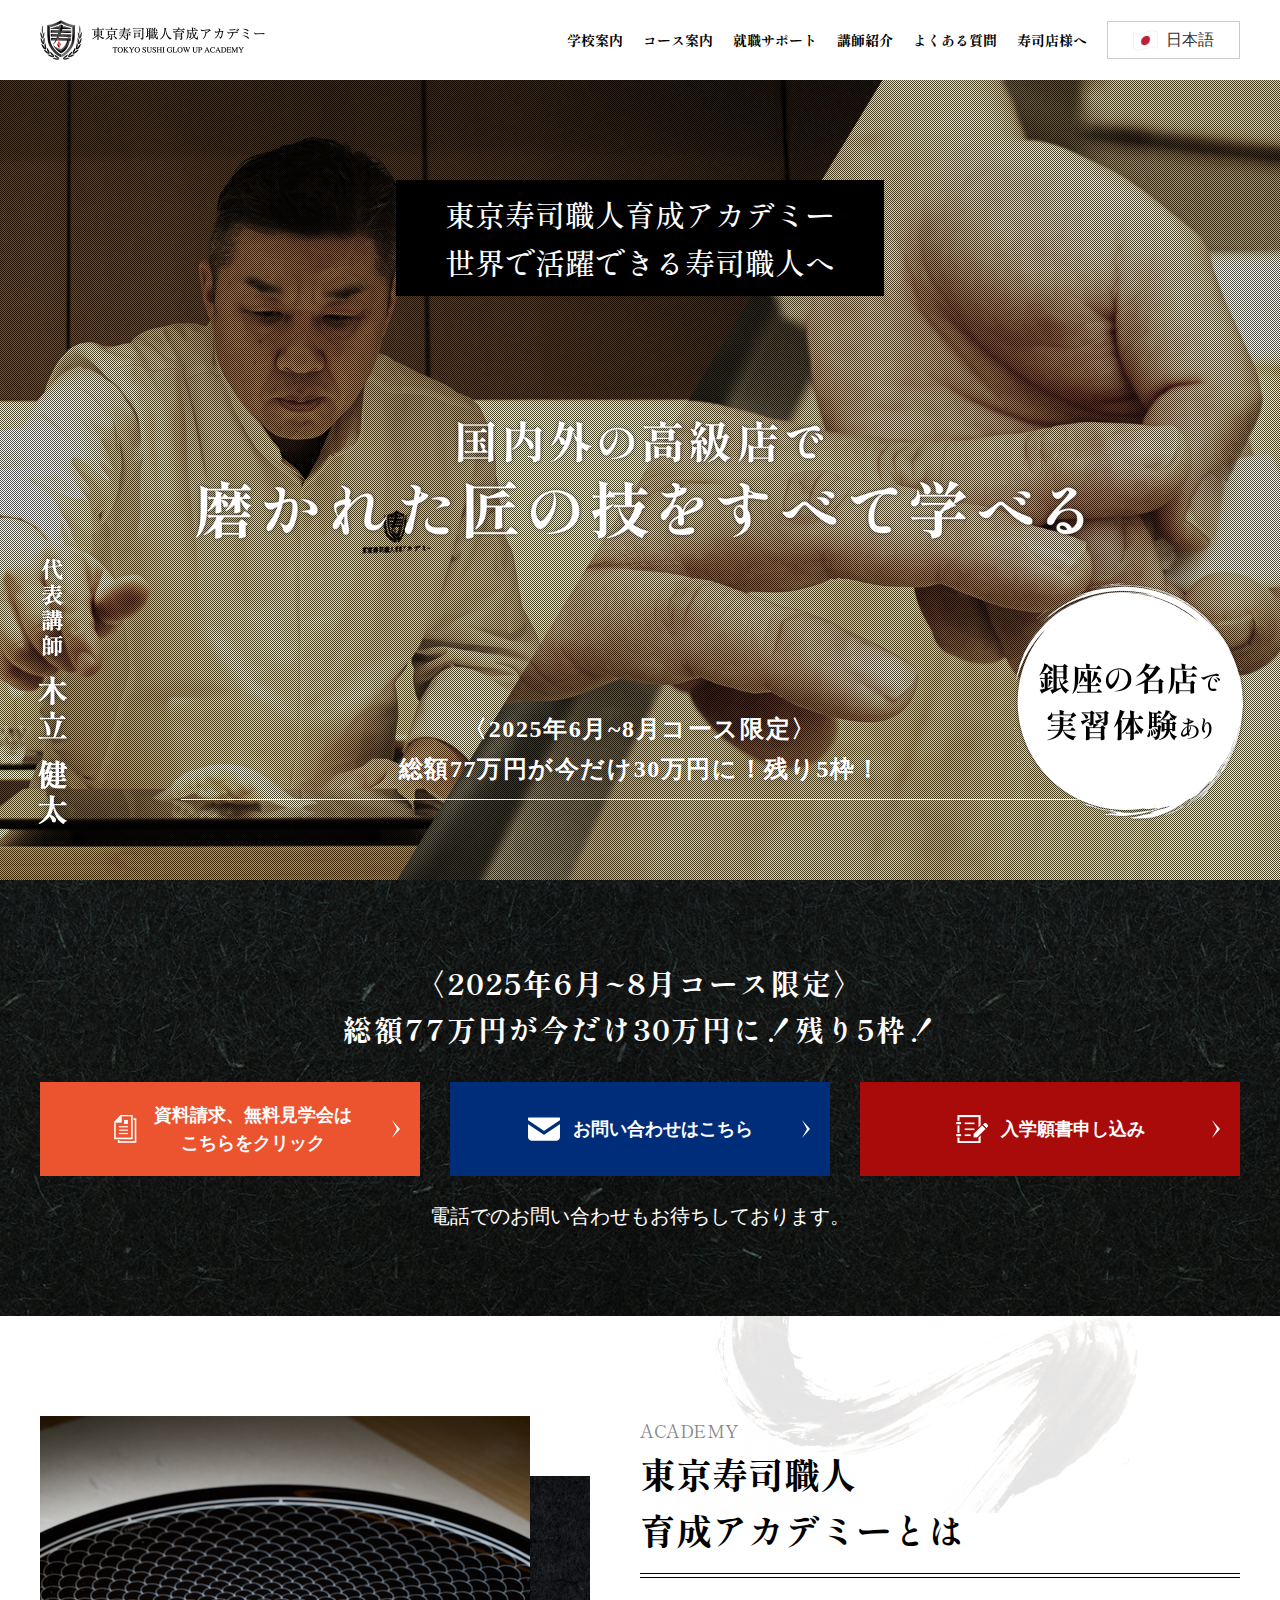
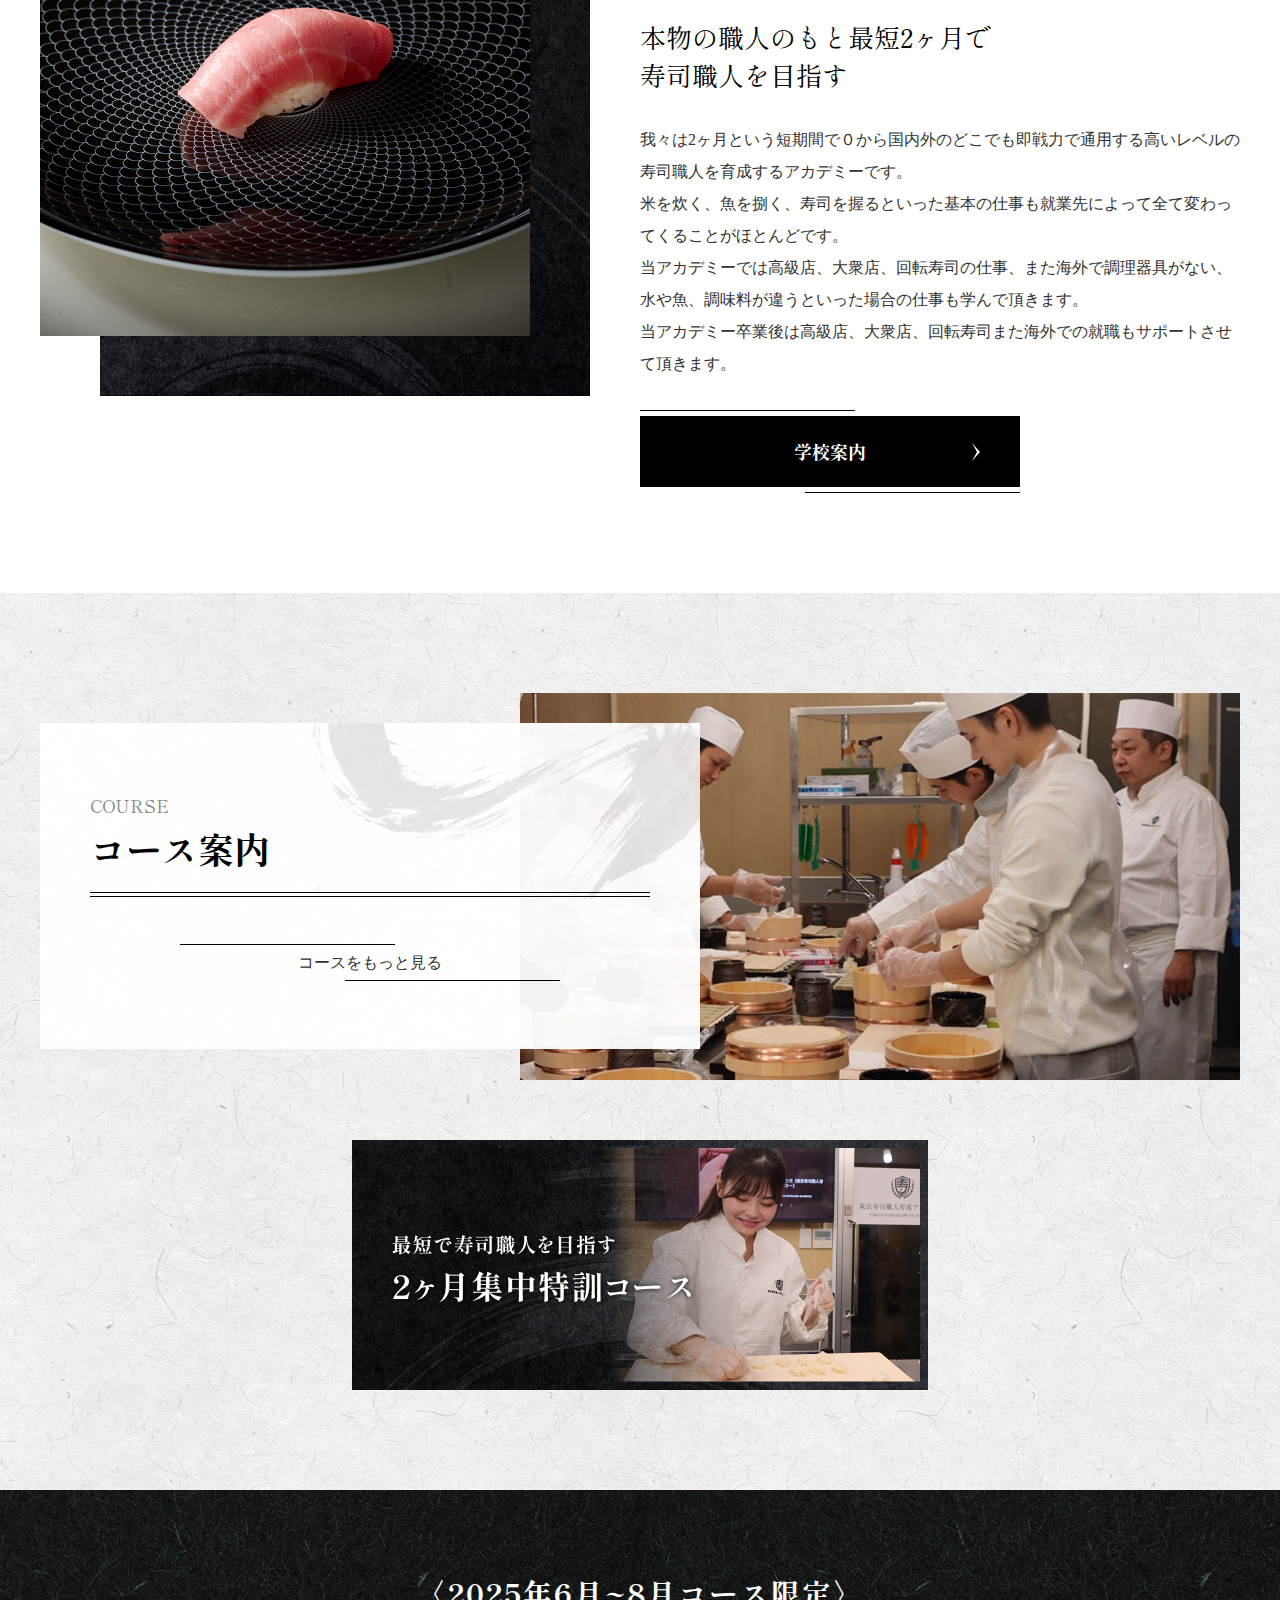
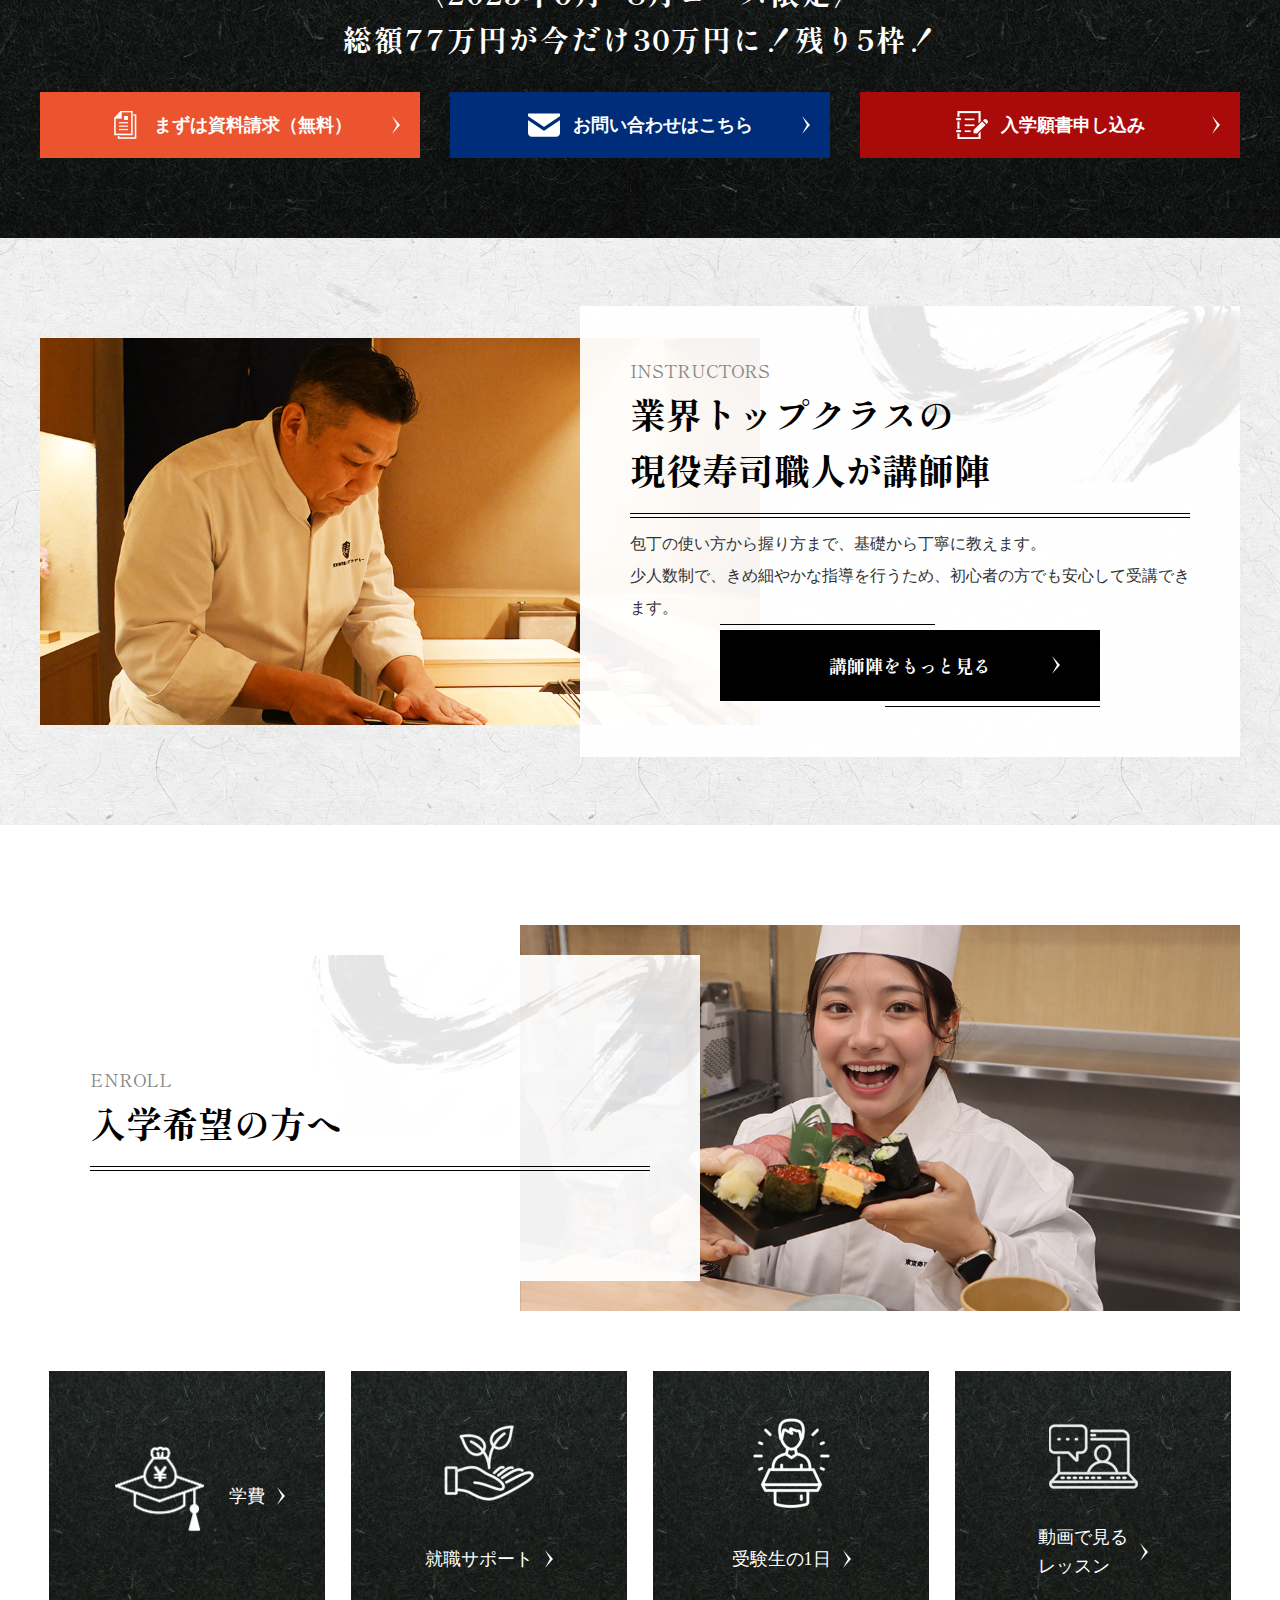
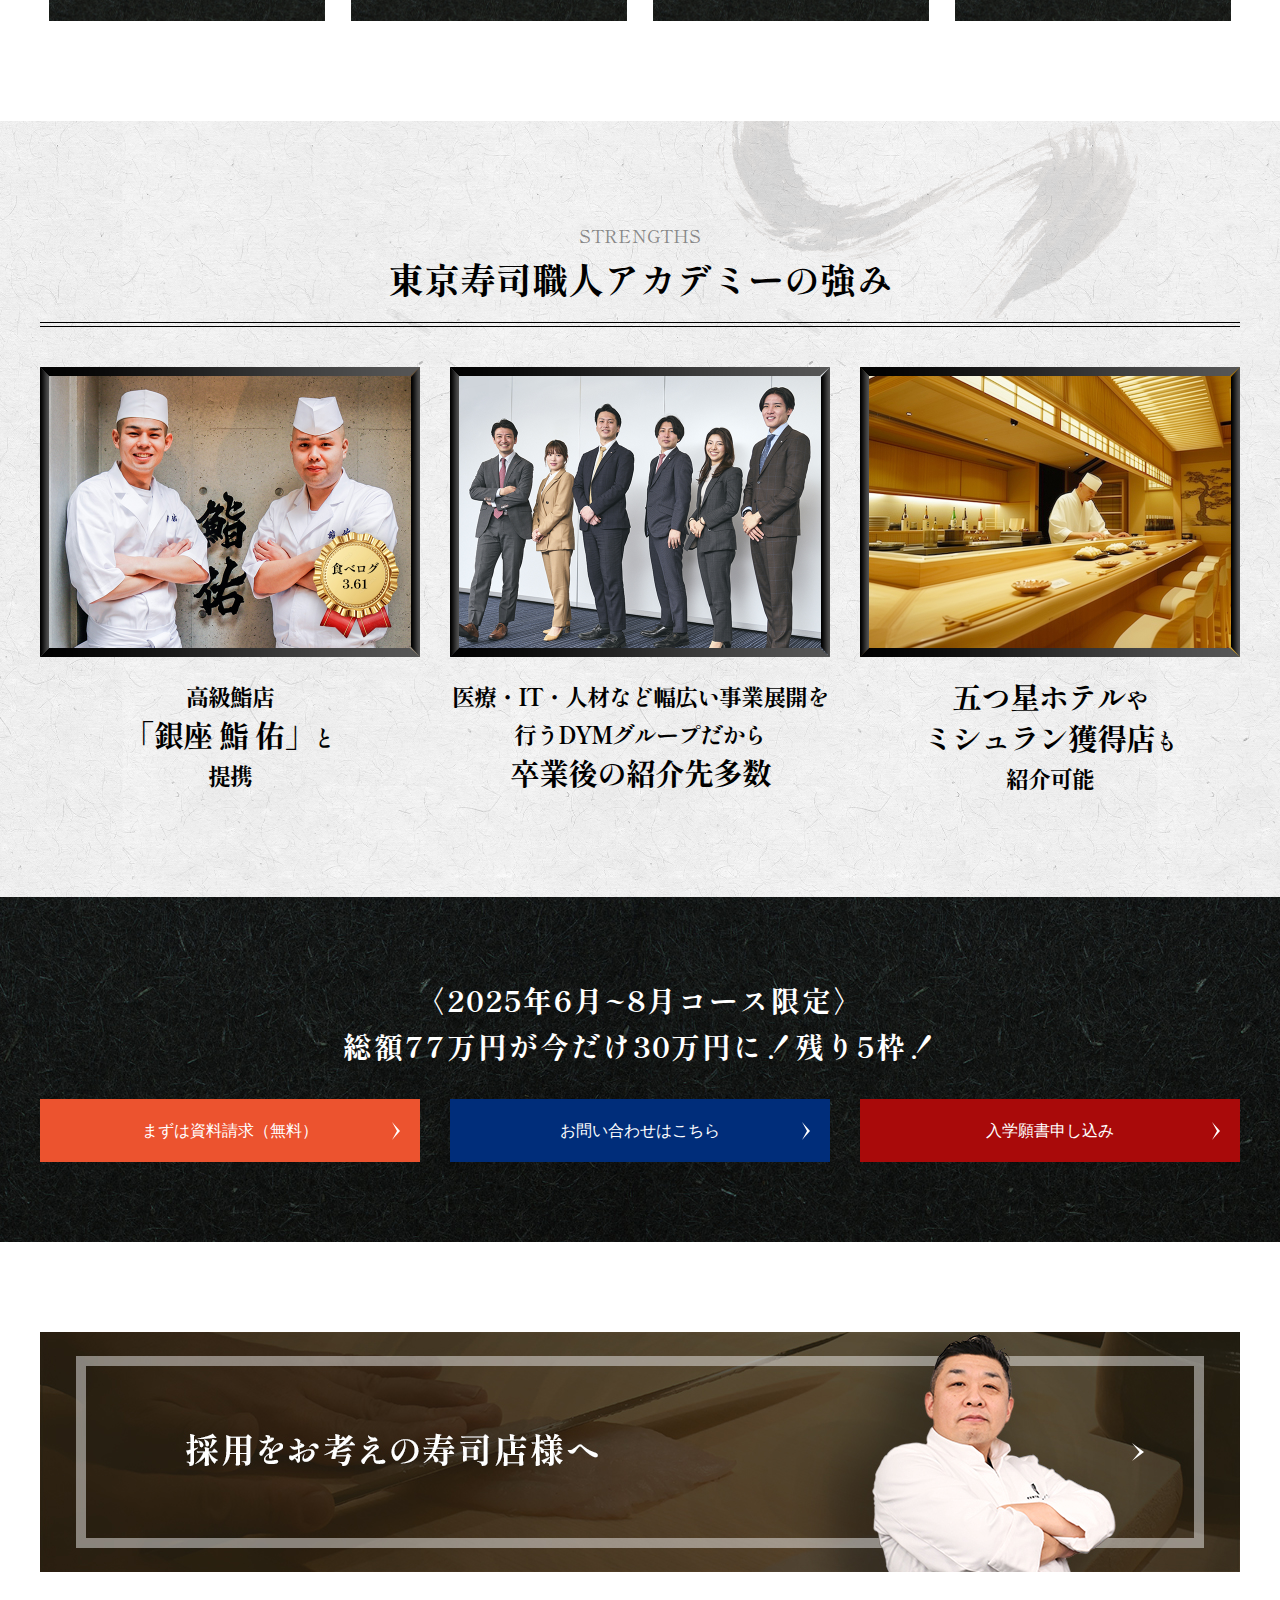
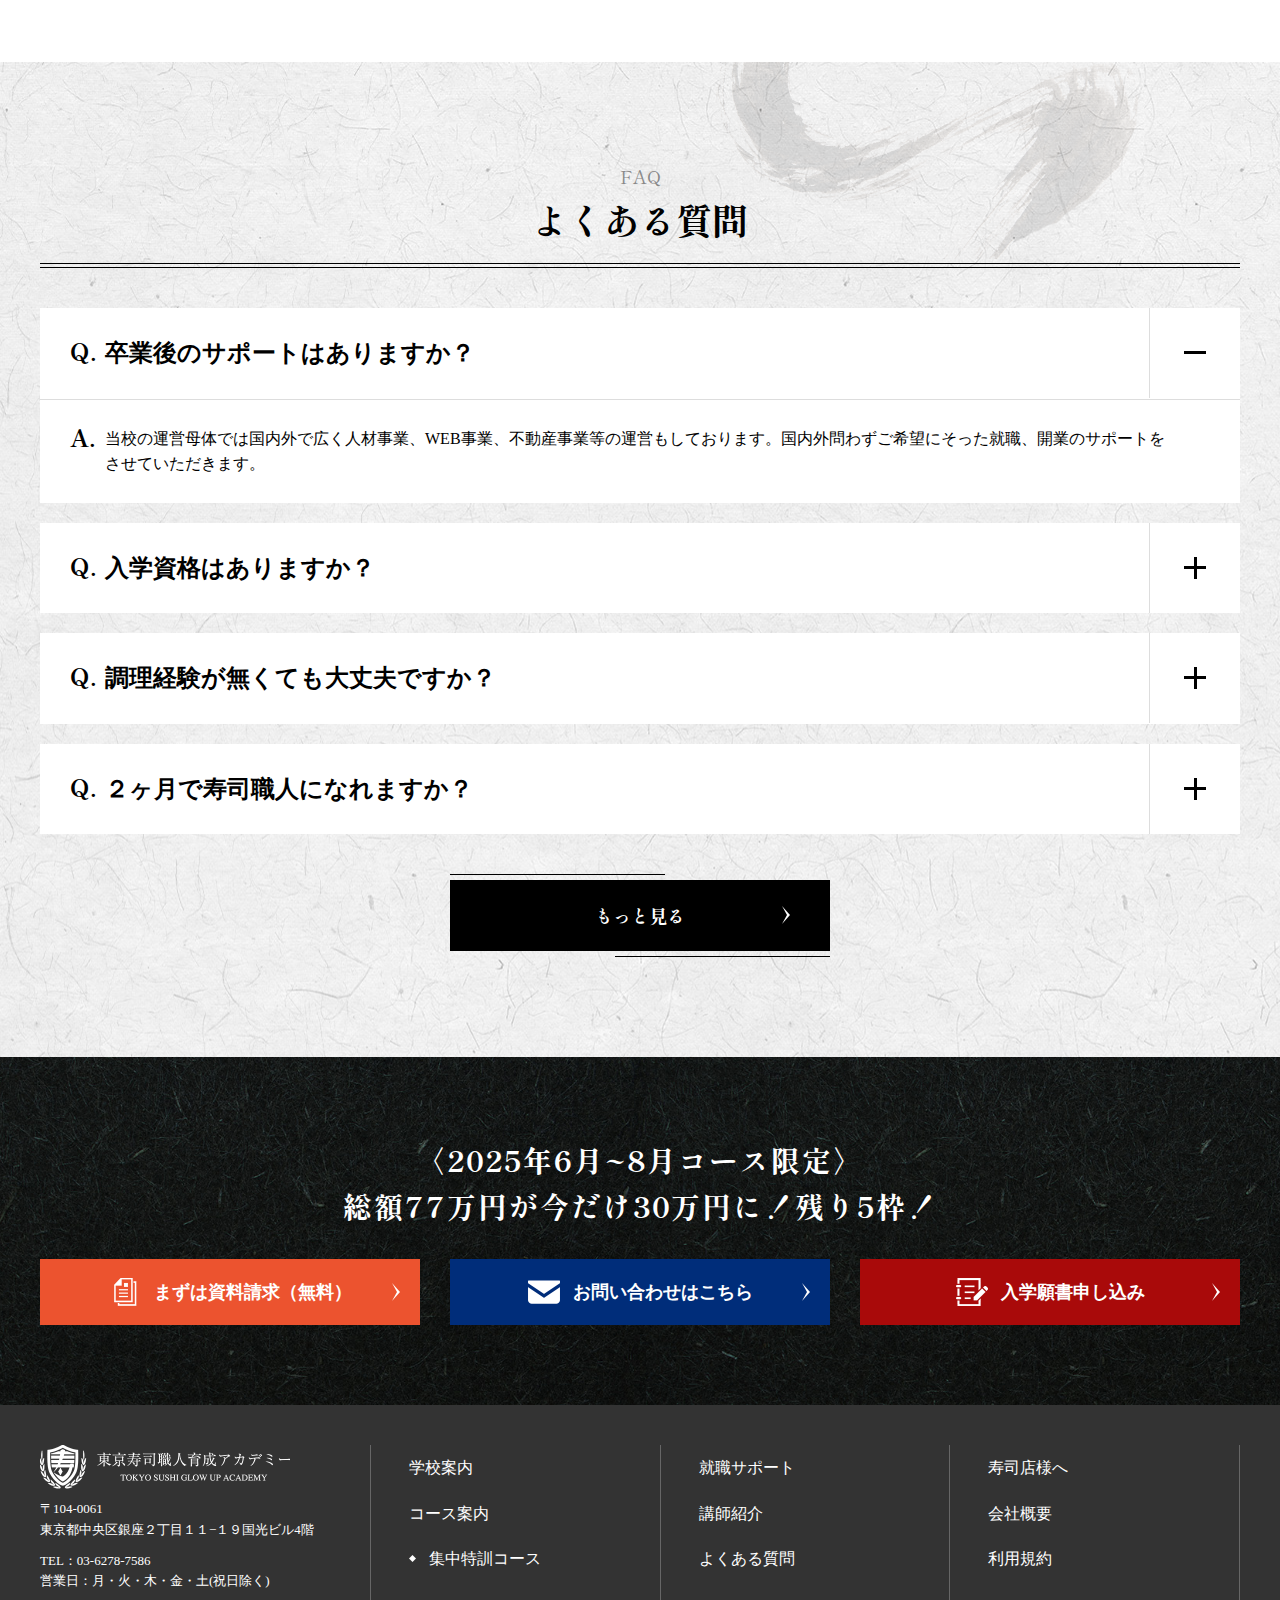
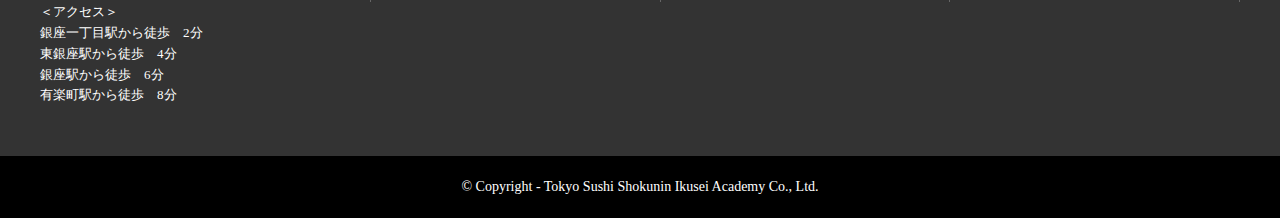
<file: index.html>
<!DOCTYPE html>
<html lang="en">
<head>
    <meta charset="UTF-8">
    <meta name="viewport" content="width=device-width,initial-scale=1.0,minimum-scale=1.0">
    <title>東京寿司職人育成アカデミー｜一流の職人に学ぶ寿司教室</title>
	<link rel="icon" href="img/favicon/cropped-sushi_favicon-32x32.png" sizes="32x32">
	<link rel="icon" href="img/favicon/cropped-sushi_favicon-192x192.png" sizes="192x192">
	<link rel="apple-touch-icon" href="img/favicon/cropped-sushi_favicon-180x180.png">
    <!-- font -->
    <link rel="preconnect" href="https://fonts.googleapis.com">
    <link rel="preconnect" href="https://fonts.gstatic.com" crossorigin="">
    <link href="https://fonts.googleapis.com/css2?family=Shippori+Mincho:wght@400;500;600;700;800&amp;display=swap" rel="stylesheet">
    <!-- css -->
    <link rel="stylesheet" href="style.css">
	<link rel="stylesheet" href="css/base.css">
	<link rel="stylesheet" href="css/top.css">
    <!-- javascript -->
	<script src="https://code.jquery.com/jquery-3.6.0.min.js"></script>
	<script src="js/common.js"></script>
	<script src="js/top.js"></script>
	<script src="js/language.js"></script>
	<script src="js/url.js"></script>
</head>
<body >
	<header class="fixed">
		<div class="header_wrap">
			<div id="logo">
				<a href="#/"><img src="img/common/logo.png" alt="一流の職人に学ぶ寿司教室"></a>
			</div>
			<nav class="header_menu pc">
				<ul>
					<li ><a key="school" href="access.html">学校案内</a></li>
					<li ><a key="course" href="courses-and-fees.html">コース案内</a></li>
					<li ><a key="placement" href="career.html">就職サポート</a></li>
					<li ><a key="instructor" href="instructors.html">講師紹介</a></li>
					<li ><a key="faq" href="faq.html">よくある質問</a></li>
					<li ><a key="sushiOwners" href="sushi-owners.html">寿司店様へ</a></li>
					<li >
						<div class="custom-select">
							<div class="selected-option">
							  <img src="img/language/ja.png" alt=""> 日本語
							</div>
							<ul class="select-options">
							  <li data-lang="ja"><img src="img/language/ja.png" alt=""> <span key="languageJa">日本語</span></li>
							  <li data-lang="en"><img src="img/language/en.png" alt=""> <span key="languageEn">英語</span></li>
							</ul>
						</div>
					</li>
					<!-- <li class="language_en " > -->
				</ul>
			</nav>
			
			<div id="trigger-menu" class="sp">
				<span class="line"></span>
				<span class="line"></span>
				<span class="line"></span>
			</div>
			<div id="gnav_sp" class="sp">
				<nav id="gnav">
					<ul>
					<li><a href="access.html">学校案内</a></li>
					<li><a href="courses-and-fees.html">コース案内</a></li>
					<li><a href="career.html">就職サポート</a></li>
					<li><a href="instructors.html">講師紹介</a></li>
					<li><a href="faq.html">よくある質問</a></li>
					<li><a href="sushi-owners.html">寿司店様へ</a></li>
					</ul>
				</nav>
			</div>
			
		</div>
	</header>
    <div id="wrapper">
		
		<div id="mvisual">
			<div class="mv_wrap">
				<div class="mv_top_text">
					<h1 key="mvisualTopH1">東京寿司職人育成アカデミー</h1>
					<h2 key="mvisualTopH2">世界で活躍できる寿司職人へ</h2>
				</div>
				<div class="mv_main_text">
					<img src="img/index/mv_text.png" alt="国内外の高級店で磨かれた匠の技をすべて学べる">
				</div>
				<div class="mv_sub_text">
					<p key="mvisualSub">〈2025年6月~8月コース限定〉<br>総額77万円が今だけ<span>30</span>万円に！残り5枠！</p>
				</div>
				<div class="mv_bottom_text">
					<img src="img/index/mv_circle_text.png" alt="高級鮨店で 現場体験も可能" class="circle_txt">
					<img src="img/index/mv_side_text.png" alt="代表講師 木立 健太" class="side_txt side_txt_pc">
					<img src="img/index/mv_side_text_sp.png" alt="代表講師 木立 健太" class="side_txt side_txt_sp">
				</div>
			</div>
		</div>
		<div class="cta_sec">
			<div class="container">
				<h2 class="tit_cta" key="mvisualSub">〈2025年6月~8月コース限定〉<br>総額77万円が今だけ<span>30</span>万円に！残り5枠！</h2>
				<div class="btn_list_cta">
					<a href="contact.html" class="btn_cta01"><span key="btn_cta01">資料請求、無料見学会は<br>こちらをクリック</span></a>
					<a href="contact.html/#tab03" class="btn_cta02"><span key="btn_cta02">お問い合わせはこちら</span></a>
					<a href="contact.html/#tab02" class="btn_cta03"><span key="btn_cta03">入学願書申し込み</span></a>
				</div>
				<p key="cta_text">電話でのお問い合わせもお待ちしております。<br class="sp_break">【 03-6278-7586 】</p>
			</div>
		</div>
		<div id="content">
			<main>
				<section id="academy">
					<div class="container">
						<div class="case">
							<div class="slider">
								<div class="list">
									<div class="item">
										<img src="img/index/ph_academic01.jpg" alt="image1">
									</div>
								</div>
							</div>
							<div class="pack">
								<h2 class="tit_sub tit_sub02">
									<span class="tit_en">academy</span>
									<span class="tit_jp" key="academy_jp">東京寿司職人<br>育成アカデミーとは</span>
								</h2>
								<h3 class="tit_sec" key="academy_sec">本物の職人のもと最短2ヶ月で<br>寿司職人を目指す</h3>
								<p key="academy_text">
									我々は2ヶ月という短期間で０から国内外のどこでも即戦力で通用する高いレベルの寿司職人を育成するアカデミーです。<br>
									米を炊く、魚を捌く、寿司を握るといった基本の仕事も就業先によって全て変わってくることがほとんどです。<br>
									当アカデミーでは高級店、大衆店、回転寿司の仕事、また海外で調理器具がない、水や魚、調味料が違うといった場合の仕事も学んで頂きます。<br>
									当アカデミー卒業後は高級店、大衆店、回転寿司また海外での就職もサポートさせて頂きます。
								</p>
								<a href="access.html" class="btn"><span key="school">学校案内</span></a>
							</div>
						</div>
					</div>
				</section>
				<section id="course" class="alt_bg">
					<div class="container-wide">
						<div class="case_style01 case-right">
							<div class="img_pack">
								<img src="img/index/ph_course.jpg" alt="コース案内">
							</div>
							<div class="pack">
								<h2 class="tit_sub tit_sub02">
									<span class="tit_en">course</span>
									<span class="tit_jp" key="course">コース案内</span>
								</h2>
								<a href="courses-and-fees.html" class="btn" key="course_btn"><span>コースをもっと見る</span></a>
							</div>
						</div>
						<div class="bnr_wrap">
							<a href="intensive.html">
								<img src="img/index/bnr_course.jpg" alt="2ヶ月集中特訓コース">
							</a>
						</div>
					</div>
				</section>
				<div class="cta_sec">
					<div class="container">
					<h2 class="tit_cta" key="mvisualSub">〈2025年6月~8月コース限定〉<br>総額77万円が今だけ<span>30</span>万円に！残り5枠！</h2>
						<div class="btn_list_cta">
							<a href="contact.html" class="btn_cta01"><span key="cta_sec_btn01">まずは資料請求（無料）</span></a>
							<a href="contact.html/#tab03" class="btn_cta02"><span key="btn_cta02">お問い合わせはこちら</span></a>
							<a href="contact.html/#tab02" class="btn_cta03"><span key="btn_cta03">入学願書申し込み</span></a>
						</div>
					</div>
				</div>
				<section id="instructors" class="alt_bg">
					<div class="container-wide">
						<div class="case_style01 case-left">
							<div class="img_pack">
								<img src="img/index/ph_instructors.jpg" alt="業界トップクラスの現役寿司職人が講師陣">
							</div>
							<div class="pack">
								<h2 class="tit_sub tit_sub02">
									<span class="tit_en">instructors</span>
									<span class="tit_jp" key="instructors_jp">業界トップクラスの<br>現役寿司職人が講師陣</span>
								</h2>
								<p key="instructors_text">
									包丁の使い方から握り方まで、基礎から丁寧に教えます。<br>
									少人数制で、きめ細やかな指導を行うため、初心者の方でも安心して受講できます。
								</p>
								<a href="instructors.html" class="btn"><span key="instructors_btn">講師陣をもっと見る</span></a>
							</div>
						</div>
					</div>
				</section>
				<section id="enroll">
					<div class="container-wide">
						<div class="case_style01 case-right">
							<div class="img_pack">
								<img src="img/index/ph_enroll.jpg" alt="入学希望の方へ">
							</div>
							<div class="pack">
								<h2 class="tit_sub tit_sub02">
									<span class="tit_en">enroll</span>
									<span class="tit_jp" key="enroll_jp">入学希望の方へ</span>
								</h2>
							</div>
						</div>
						<div class="enroll_links">
							<a href="courses-and-fees.html/#tuition">
								<img src="img/index/ico_enroll01.png" alt="学費">
								<span key="tuition">　　学費　</span>
							</a>
							<a href="career.html">
								<img src="img/index/ico_enroll02.png" alt="就職サポート">
								<span key="placement">就職サポート</span>
							</a>
							<a href="maintenance.html">
								<img src="img/index/ico_enroll03.png" alt="受験生の1日">
								<span key="maintenance">受験生の1日</span>
							</a>
							<a href="maintenance.html">
								<img src="img/index/ico_enroll04.png" alt="動画で見る レッスン">
								<span key="enroll_maintenance">動画で見る<br>レッスン</span>
							</a>
						</div>
					</div>
				</section>
				<section id="strengths" class="alt_bg">
					<div class="container">
						<h2 class="tit_sub">
							<span class="tit_en">strengths</span>
							<span class="tit_jp" key="strengths_jp">東京寿司職人アカデミーの強み</span>
						</h2>
						<div class="strengths_list">
							<div class="case">
								<img src="img/index/ph_strength01.jpg" alt="実力派高級鮨店「銀座 鮨 佑」と提携">
								<h3 class="tit_sec" key="strengths_list1">高級鮨店<br><span>「銀座 鮨 佑」</span>と<br>提携</h3>
							</div>
							<div class="case">
								<img src="img/index/ph_strength02.jpg" alt="医療・IT・人材など幅広い事業展開を行う DYMグループだから卒業後の紹介先多数">
								<h3 class="tit_sec" key="strengths_list2">医療・IT・人材など幅広い事業展開を行う<br class="sp_break">DYMグループだから<br><span>卒業後の紹介先多数</span></h3>
							</div>
							<div class="case">
								<img src="img/index/ph_strength03.jpg" alt="五つ星やミシュラン獲得店も紹介可能">
								<h3 class="tit_sec" key="strengths_list3"><span>五つ星ホテル</span>や<br><span>ミシュラン獲得店</span>も<br>紹介可能</h3>
							</div>
						</div>
					</div>
				</section>
				<div class="cta_sec">
					<div class="container">
					<h2 class="tit_cta" key="mvisualSub">〈2025年6月~8月コース限定〉<br>総額77万円が今だけ<span>30</span>万円に！残り5枠！</h2>
						<div class="btn_list_cta">
							<a href="contact.html" class="btn_cta01" key="cta_sec_btn01"><span>まずは資料請求（無料）</span></a>
							<a href="contact.html/#tab03" class="btn_cta02" key="btn_cta02"><span>お問い合わせはこちら</span></a>
							<a href="contact.html/#tab02" class="btn_cta03" key="btn_cta03"><span>入学願書申し込み</span></a>
						</div>
					</div>
				</div>
				
				<div id="bnr_chef">
					<div class="bnr_chef_wrap">
						<a href="sushi-owners.html"><img src="img/index/bnr_chef.jpg" alt="採用をお考えの寿司店様へ"></a>
					</div>
				</div>
				<section id="faq" class="alt_bg">	
					<div class="container">
						<h2 class="tit_sub">
							<span class="tit_en">faq</span>
							<span class="tit_jp" key="faq">よくある質問</span>
						</h2>
						<div class="faq_wrap">
							<dl>
								<dt class="active" key="faq_1">卒業後のサポートはありますか？</dt>
								<dd style="display: block;" key="faq_2">当校の運営母体では国内外で広く人材事業、WEB事業、不動産事業等の運営もしております。国内外問わずご希望にそった就職、開業のサポートをさせていただきます。</dd>
							</dl>
							<dl>
								<dt key="faq_3">入学資格はありますか？</dt>
								<dd key="faq_4">ございません。しっかり学んで卒業後はしっかり稼いでください。</dd>
							</dl>
							<dl>
								<dt key="faq_5">調理経験が無くても大丈夫ですか？</dt>
								<dd key="faq_6">
									当校では基礎から学んで頂きます。<br>
									包丁の握り方、道具の手入れから学んで頂きます。<br>
									また経験者の方々も普通は既製品に頼るようなものも手作り出来る様なカリキュラムを組んでおりますので新たな技術の習得が可能です。
								</dd>
							</dl>
							<dl>
								<dt key="faq_7">２ヶ月で寿司職人になれますか？</dt>
								<dd key="faq_8">技術はもちろん寿司職人としての心構えからカウンターでの所作、英語での料理説明等、現場で通用するレベルまで習得して頂きます。</dd>
							</dl>
						</div>
						<a href="faq.html" class="btn"><span key="faq_btn">もっと見る</span></a>
					</div>
				</section>
				<div class="cta_sec">
					<div class="container">
					<h2 class="tit_cta" key="mvisualSub">〈2025年6月~8月コース限定〉<br>総額77万円が今だけ<span>30</span>万円に！残り5枠！</h2>
						<div class="btn_list_cta">
							<a href="contact.html/" class="btn_cta01"><span key="cta_sec_btn01">まずは資料請求（無料）</span></a>
							<a href="contact.html/#tab03" class="btn_cta02"><span key="btn_cta02">お問い合わせはこちら</span></a>
							<a href="contact.html/#tab02" class="btn_cta03"><span key="btn_cta03">入学願書申し込み</span></a>
						</div>
					</div>
				</div>
			</main>
		</div>
	</div>

	<footer>
		<div class="f_wrap">
			<div class="container">
				<div class="case">
					<div id="f_logo">
						<a class="logo_image" href="index.html"><img src="img/common/logo_footer.png" alt="sushi"></a>
						<div class="f_details">
							<p key="address">
								〒104-0061<br>
								東京都中央区銀座２丁目１１−１９国光ビル4階
							</p>
							<p key="tel">
								TEL：03-6278-7586<br>
								営業日：月・火・木・金・土(祝日除く)
							</p>
							<p key="access">
								＜アクセス＞<br>
								銀座一丁目駅から徒歩　2分<br>
								東銀座駅から徒歩　4分<br>
								銀座駅から徒歩　6分<br>
								有楽町駅から徒歩　8分
							</p>
						</div>
					</div>
					<div class="f_links_wrap">
						<div class="f_link_item">
							<ul class="f_links">
								<li><a key="school" href="access.html">学校案内</a></li>
								<li class="sp"><a key="placement" href="career.html">就職サポート</a></li>
								<li>
									<a key="course" href="courses-and-fees.html">コース案内</a>
									<ul class="sub_f_links pc">
										<li><a key="intensive" href="intensive.html">集中特訓コース</a></li>
									</ul>
								</li>
								<li class="sp"><a key="intensive" href="intensive.html">集中特訓コース</a></li>
							</ul>
						</div>
						<div class="f_link_item">
							<ul class="f_links">
								<li class="pc"><a key="placement" href="career.html">就職サポート</a></li>
								<li><a key="instructor" href="instructors.html">講師紹介</a></li>
								<li><a key="faq" href="faq.html">よくある質問</a></li>
								<li class="sp"><a key="sushiOwners" href="sushi-owners.html">寿司店様へ</a></li>
								<li class="sp"><a key="company" href="company.html">会社概要</a></li>
							</ul>
						</div>
						<div class="f_link_item">
							<ul class="f_links">
								<li class="pc"><a key="sushiOwners" href="sushi-owners.html">寿司店様へ</a></li>
								<li class="pc"><a key="company" href="company.html">会社概要</a></li>
								<li><a key="tems" href="terms.html">利用規約</a></li>
							</ul>
						</div>
						
					</div>
				</div>
			</div>
		</div>
		<div class="f_bottom">
			<div class="container">
				<p class="copyright txt_center">© Copyright - Tokyo Sushi Shokunin Ikusei Academy Co., Ltd.</p>
			</div>
		</div>
	</footer>


</body>
</html>
</file>
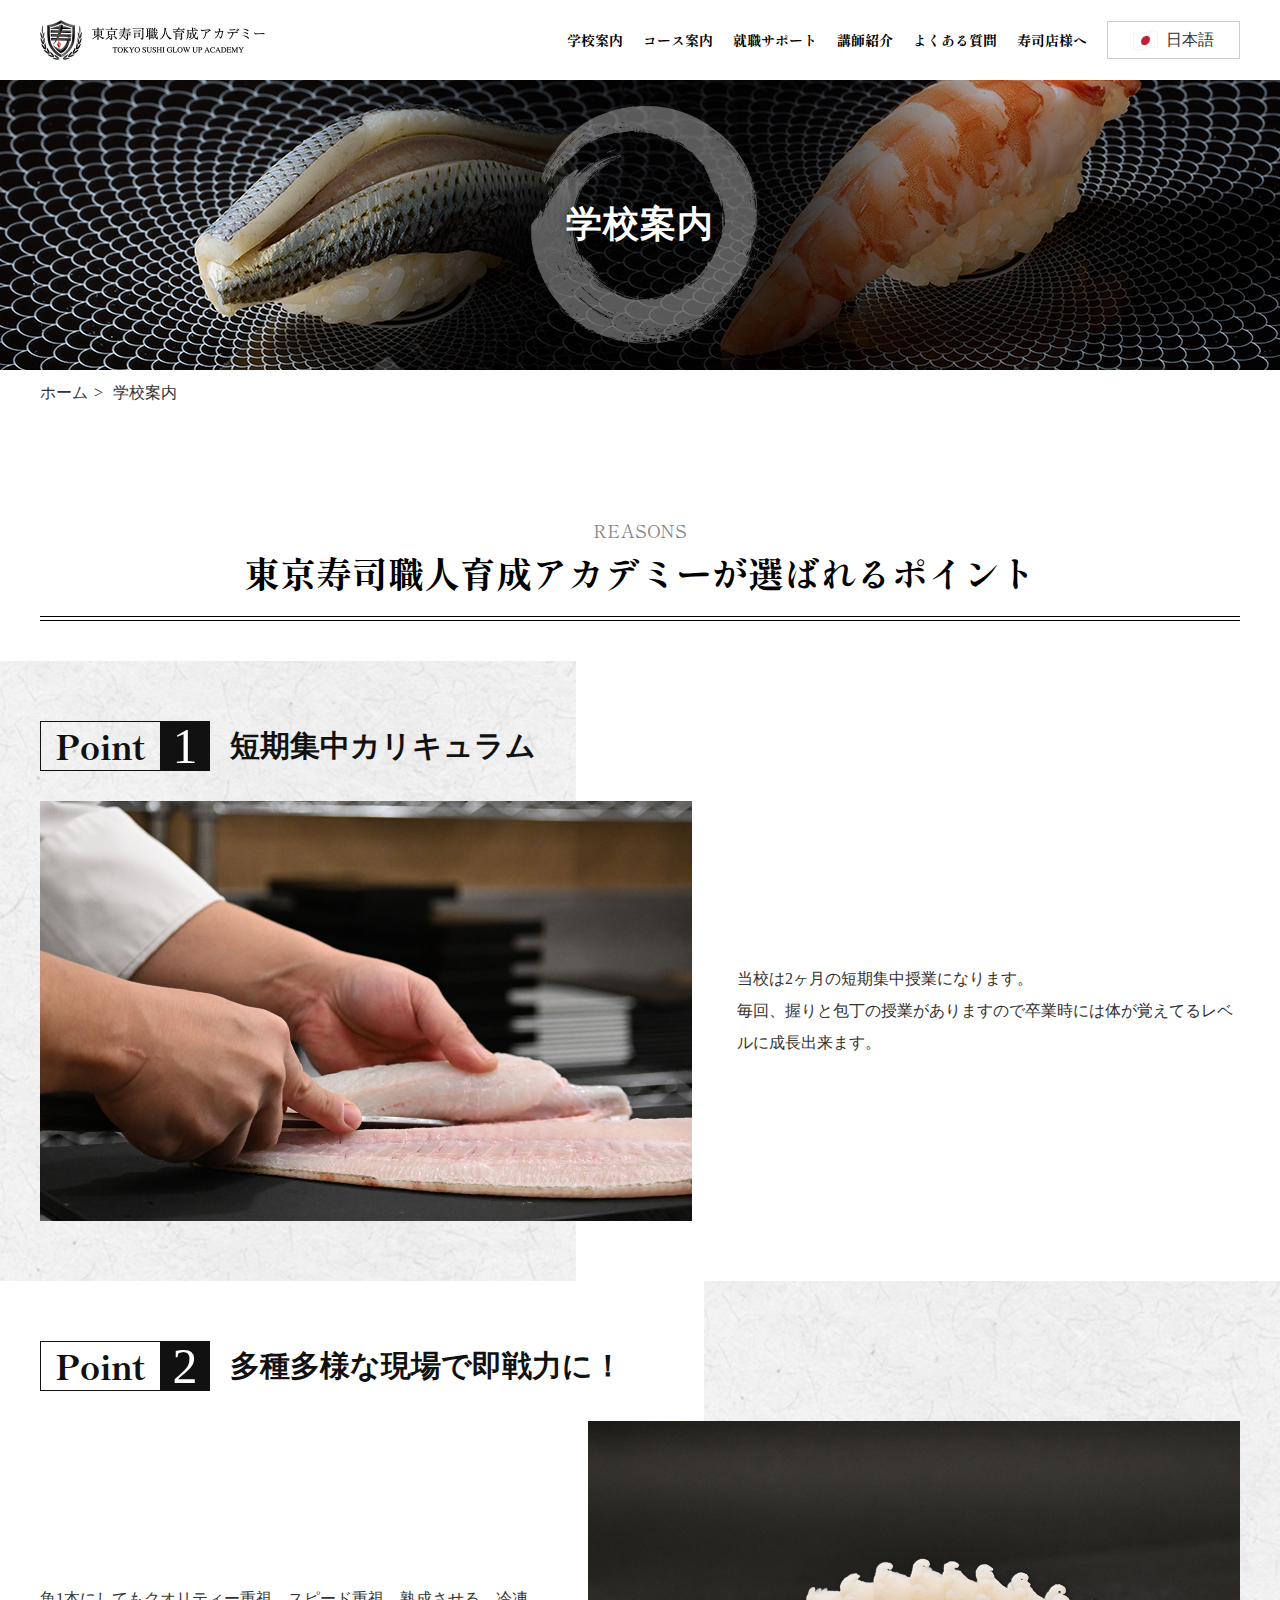
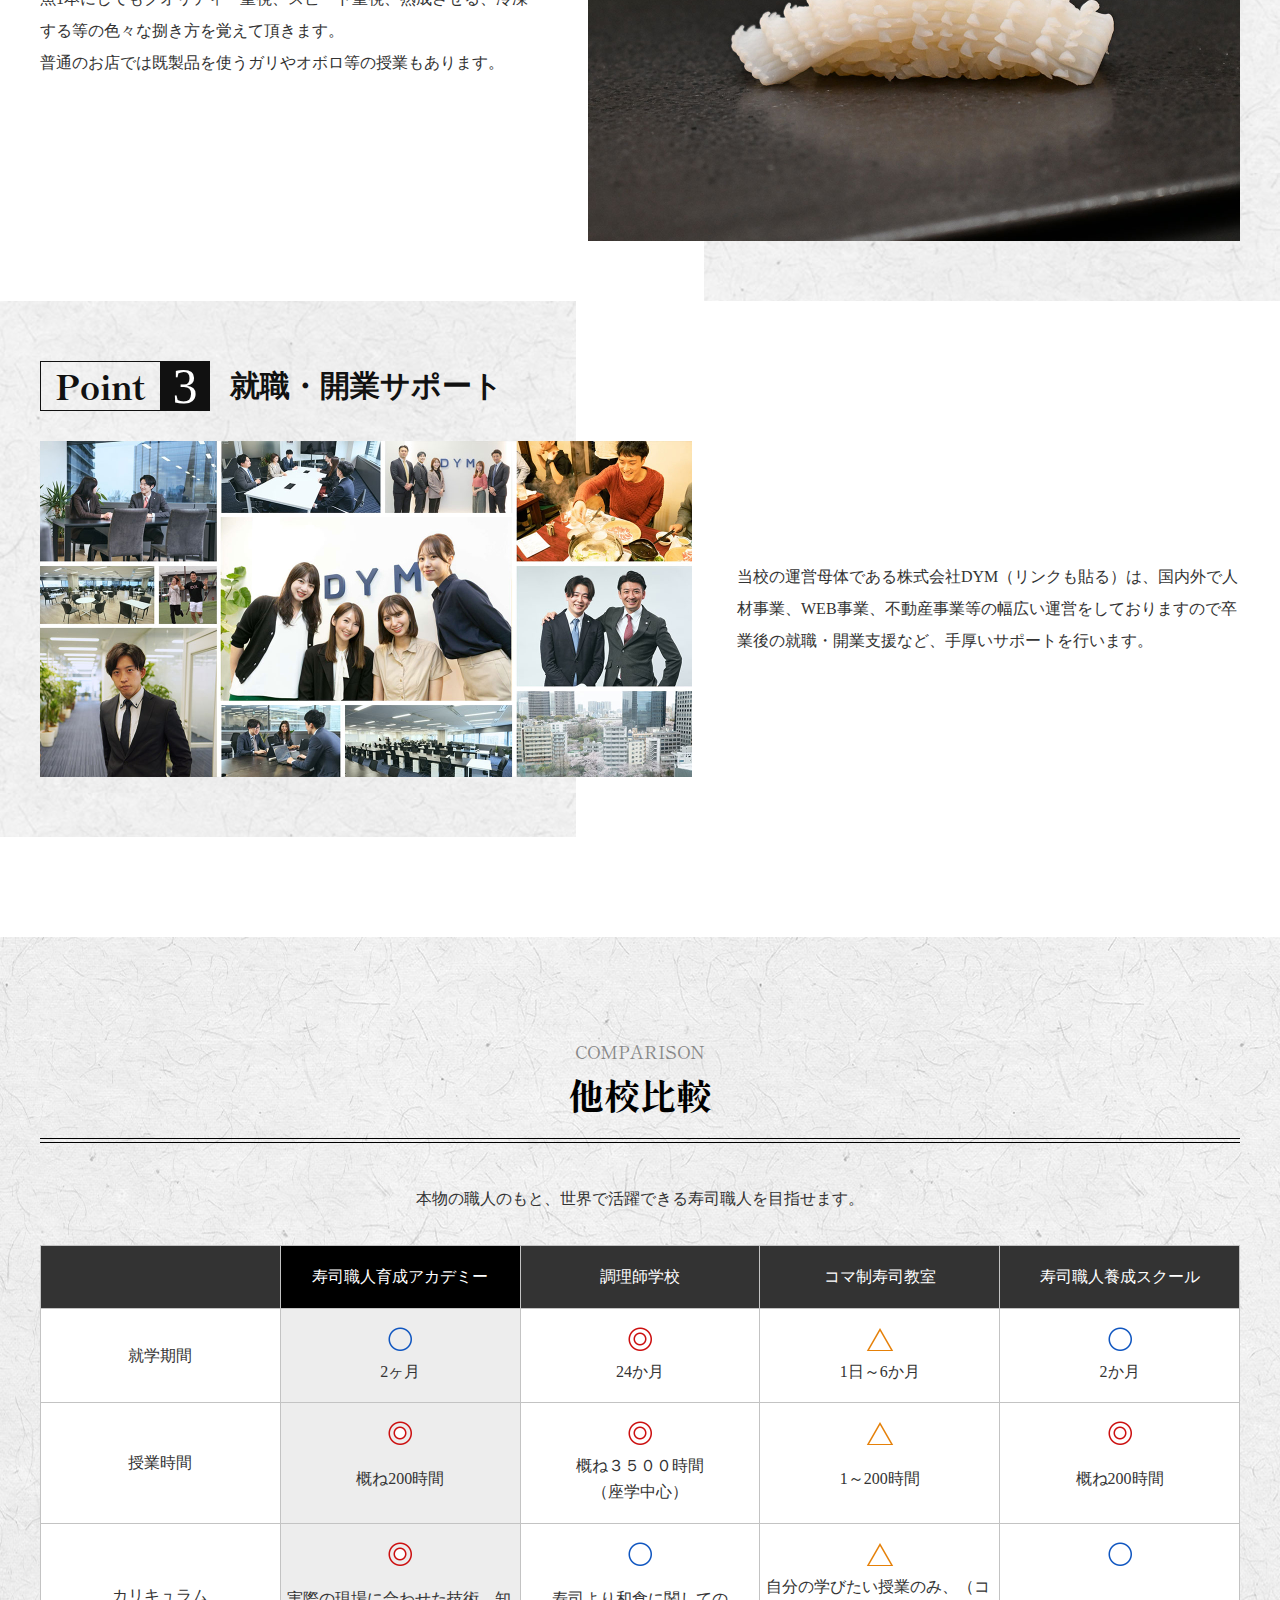
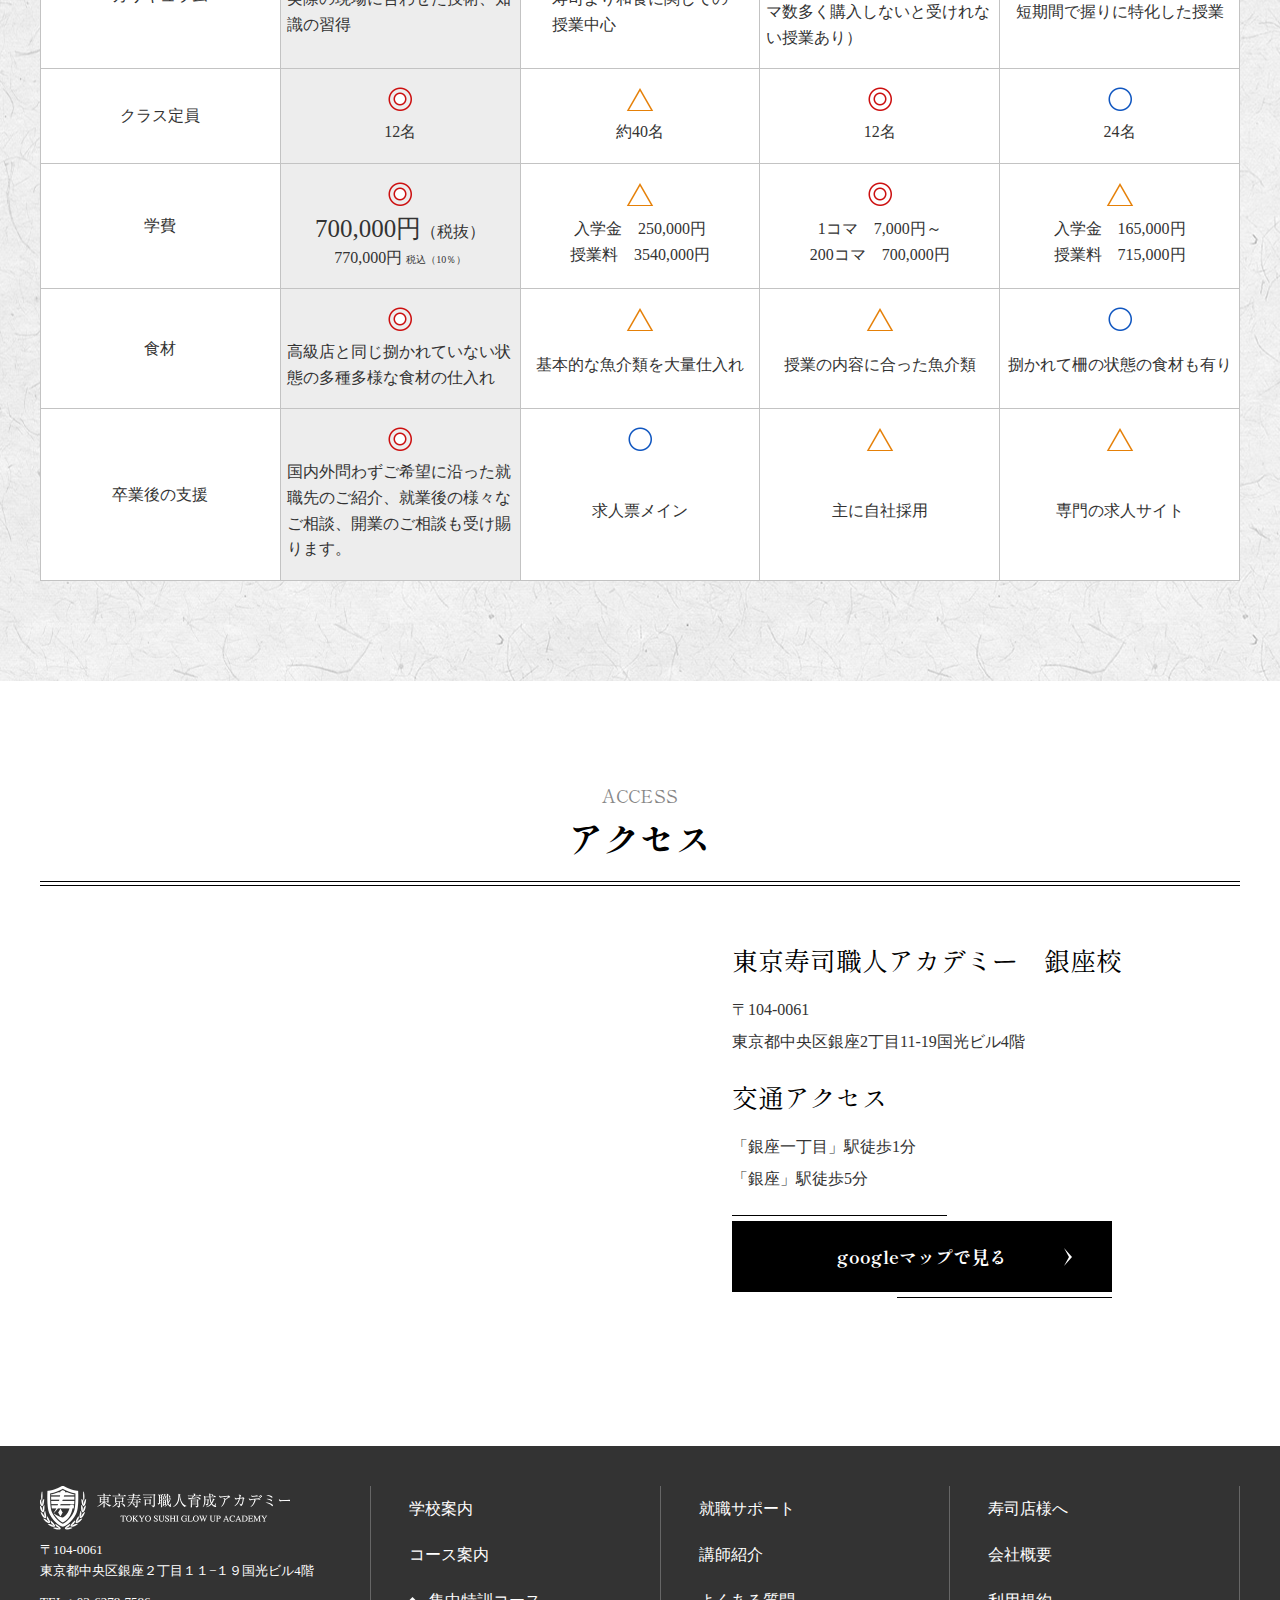
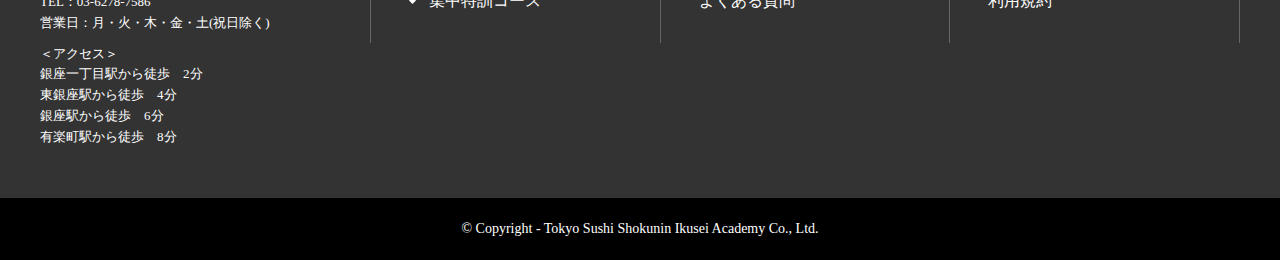
<file: access.html>
<!DOCTYPE html>
<html lang="en">
<head>
    <meta charset="UTF-8">
    <meta name="viewport" content="width=device-width,initial-scale=1.0,minimum-scale=1.0">
    <title>東京寿司職人育成アカデミー｜一流の職人に学ぶ寿司教室</title>
	<link rel="icon" href="img/favicon/cropped-sushi_favicon-32x32.png" sizes="32x32">
	<link rel="icon" href="img/favicon/cropped-sushi_favicon-192x192.png" sizes="192x192">
	<link rel="apple-touch-icon" href="img/favicon/cropped-sushi_favicon-180x180.png">
    <!-- font -->
    <link rel="preconnect" href="https://fonts.googleapis.com">
    <link rel="preconnect" href="https://fonts.gstatic.com" crossorigin="">
    <link href="https://fonts.googleapis.com/css2?family=Shippori+Mincho:wght@400;500;600;700;800&amp;display=swap" rel="stylesheet">
    <!-- css -->
    <link rel="stylesheet" href="style.css">
	<link rel="stylesheet" href="css/base.css">
	<link rel="stylesheet" href="css/content.css">
    <style>img:is([sizes="auto" i], [sizes^="auto," i]) { contain-intrinsic-size: 3000px 1500px }</style>
    <!-- javascript -->
	<script src="https://code.jquery.com/jquery-3.7.1.min.js" integrity="sha256-/JqT3SQfawRcv/BIHPThkBvs0OEvtFFmqPF/lYI/Cxo=" crossorigin="anonymous"></script>	
	<script src="js/common.js"></script>
	<script src="js/table.js"></script>
	<script src="js/language.js"></script>
	<script src="js/url.js"></script>
</head>
<body class="page page_access page-access">
    <div id="wrapper">
        <header class="fixed">
            <div class="header_wrap">
                <div id="logo">
                    <a href="#/"><img src="img/common/logo.png" alt="一流の職人に学ぶ寿司教室"></a>
                </div>
                <nav class="header_menu pc">
                    <ul>
                        <li ><a key="school" href="access.html">学校案内</a></li>
                        <li ><a key="course" href="courses-and-fees.html">コース案内</a></li>
                        <li ><a key="placement" href="career.html">就職サポート</a></li>
                        <li ><a key="instructor" href="instructors.html">講師紹介</a></li>
                        <li ><a key="faq" href="faq.html">よくある質問</a></li>
                        <li ><a key="sushiOwners" href="sushi-owners.html">寿司店様へ</a></li>
                        <li >
                            <div class="custom-select">
                                <div class="selected-option">
                                  <img src="img/language/ja.png" alt=""> 日本語
                                </div>
                                <ul class="select-options">
                                  <li data-lang="ja"><img src="img/language/ja.png" alt=""> <span key="languageJa">日本語</span></li>
                                  <li data-lang="en"><img src="img/language/en.png" alt=""> <span key="languageEn">英語</span></li>
                                </ul>
                            </div>
                        </li>
                        <!-- <li class="language_en " > -->
                    </ul>
                </nav>
                
                <div id="trigger-menu" class="sp">
                    <span class="line"></span>
                    <span class="line"></span>
                    <span class="line"></span>
                </div>
                <div id="gnav_sp" class="sp">
                    <nav id="gnav">
                        <ul>
                        <li><a href="access.html">学校案内</a></li>
                        <li><a href="courses-and-fees.html">コース案内</a></li>
                        <li><a href="career.html">就職サポート</a></li>
                        <li><a href="instructors.html">講師紹介</a></li>
                        <li><a href="faq.html">よくある質問</a></li>
                        <li><a href="sushi-owners.html">寿司店様へ</a></li>
                        </ul>
                    </nav>
                </div>
                
            </div>
        </header>
        <div id="mvisual">
            <div class="mv_wrap">
                <h2 class="mv_text" key="school">学校案内</h2>
            </div>
        </div>
        <div class="breadcrumbs">
            <div class="container clearfix">
                <ul>
                    <li><a href="index.html" key="home">ホーム</a></li>
                    <li><span key="school">学校案内</span></li>
                </ul>
            </div>
        </div>
        <main>
            <article id="content">
                <section id="reasons">
                    <div class="container">
                        <h2 class="tit_sub">
                            <span class="tit_en">reasons</span>
                            <span class="tit_jp" key="reasons_jp">東京寿司職人育成アカデミーが<br class="sp_break">選ばれるポイント</span>
                        </h2>
                    </div>
                    <div id="point01" class="point">
                        <div class="container">
                            <div class="tit_point_wrap">
                                <p class="point_num" ><span class="point_txt">Point</span><span class="num">1</span></p>
                                <h3 class="tit_point" key="point1_title">短期集中カリキュラム</h3>
                            </div>
                            <div class="case">
                                <img decoding="async" src="img/access/ph_access01.jpg" alt="短期集中カリキュラム">
                                <div class="pack">
                                    <p key="point1_txt">
                                        当校は2ヶ月の短期集中授業になります。<br>
                                        毎回、握りと包丁の授業がありますので卒業時には体が覚えてるレベルに成長出来ます。
                                    </p>
                                </div>
                            </div>
                        </div>
                    </div>
                    <div id="point02" class="point point_reverse">
                        <div class="container">
                            <div class="tit_point_wrap">
                                <p class="point_num"><span class="point_txt">Point</span><span class="num">2</span></p>
                                <h3 class="tit_point" key="point2_title">多種多様な現場で即戦力に！</h3>
                            </div>
                            <div class="case">
                                <img decoding="async" src="img/access/ph_access02.jpg" alt="多種多様な現場で即戦力に！">
                                <div class="pack">
                                    <p key="point2_txt">
                                        魚1本にしてもクオリティー重視、スピード重視、熟成させる、冷凍する等の色々な捌き方を覚えて頂きます。<br>
                                        普通のお店では既製品を使うガリやオボロ等の授業もあります。
                                    </p>
                                </div>
                            </div>
                        </div>
                    </div>
                    <div id="point03" class="point">
                        <div class="container">
                            <div class="tit_point_wrap">
                                <p class="point_num"><span class="point_txt">Point</span><span class="num">3</span></p>
                                <h3 class="tit_point" key="point3_title">就職・開業サポート</h3>
                            </div>
                            <div class="case">
                                <img decoding="async" src="img/access/ph_access03.jpg" alt="就職・開業サポート">
                                <div class="pack">
                                    <p key="point3_txt">当校の運営母体である株式会社DYM（リンクも貼る）は、国内外で人材事業、WEB事業、不動産事業等の幅広い運営をしておりますので卒業後の就職・開業支援など、手厚いサポートを行います。</p>
                                </div>
                            </div>
                        </div>
                    </div>
                </section>
                <section id="comparison">
                    <div class="container">
                        <h2 class="tit_sub">
                            <span class="tit_en">comparison</span>
                            <span class="tit_jp" key="comparison_jp">他校比較</span>
                        </h2>
                        <p class="txt_center" key="comparison_text">本物の職人のもと、世界で活躍できる寿司職人を目指せます。</p>
                        <div class="tb_wrap">
                            <table class="tb_style03">
                                <tbody>
                                    <tr>
                                        <th></th>
                                        <th class="emp" key="comparison_th1">寿司職人育成アカデミー</th>
                                        <th key="comparison_th2">調理師学校</th>
                                        <th key="comparison_th3">コマ制寿司教室</th>
                                        <th key="comparison_th4">寿司職人養成スクール</th>
                                    </tr>
                                    <tr>
                                        <td key="comparison_td1">就学期間</td>
                                        <td class="emp">
                                            <img decoding="async" src="img/common/ico_circle01.png" alt="circle" class="tb_icon">
                                            <p key="comparison_td2">2ヶ月</p>
                                        </td>
                                        <td>
                                            <img decoding="async" src="img/common/ico_circle02.png" alt="cirlce" class="tb_icon">
                                            <p key="comparison_td3">24か月</p>
                                        </td>
                                        <td>
                                            <img decoding="async" src="img/common/ico_triangle.png" alt="triangle" class="tb_icon">
                                            <p key="comparison_td4">1日～6か月</p>
                                        </td>
                                        <td>
                                            <img decoding="async" src="img/common/ico_circle01.png" alt="circle" class="tb_icon">
                                            <p key="comparison_td5">2か月</p>
                                        </td>
                                    </tr>
                                    <tr>
                                        <td key="comparison_td6">授業時間</td>
                                        <td class="emp">
                                            <img decoding="async" src="img/common/ico_circle02.png" alt="circle" class="tb_icon">
                                            <p key="comparison_td7">概ね200時間</p>
                                        </td>
                                        <td>
                                            <img decoding="async" src="img/common/ico_circle02.png" alt="cirlce" class="tb_icon">
                                            <p key="comparison_td8">概ね３５００時間<br>（座学中心）</p>
                                        </td>
                                        <td>
                                            <img decoding="async" src="img/common/ico_triangle.png" alt="triangle" class="tb_icon">
                                            <p key="comparison_td9">1～200時間</p>
                                        </td>
                                        <td>
                                            <img decoding="async" src="img/common/ico_circle02.png" alt="circle" class="tb_icon">
                                            <p key="comparison_td10">概ね200時間</p>
                                        </td>
                                    </tr>
                                    <tr class="txt_left">
                                        <td key="comparison_td11">カリキュラム</td>
                                        <td class="emp">
                                            <img decoding="async" src="img/common/ico_circle02.png" alt="circle" class="tb_icon">
                                            <p key="comparison_td12">実際の現場に合わせた技術、知識の習得</p>
                                        </td>
                                        <td>
                                            <img decoding="async" src="img/common/ico_circle01.png" alt="cirlce" class="tb_icon">
                                            <p key="comparison_td13">寿司より和食に関しての<br class="pc_break">授業中心</p>
                                        </td>
                                        <td>
                                            <img decoding="async" src="img/common/ico_triangle.png" alt="triangle" class="tb_icon">
                                            <p key="comparison_td14">自分の学びたい授業のみ、（コマ数多く購入しないと受けれない授業あり）</p>
                                        </td>
                                        <td>
                                            <img decoding="async" src="img/common/ico_circle01.png" alt="circle" class="tb_icon">
                                            <p key="comparison_td15">短期間で握りに特化した授業</p>
                                        </td>
                                    </tr>
                                    <tr>
                                        <td key="comparison_td16">クラス定員</td>
                                        <td class="emp">
                                            <img decoding="async" src="img/common/ico_circle02.png" alt="circle" class="tb_icon">
                                            <p key="comparison_td17">12名</p>
                                        </td>
                                        <td>
                                            <img decoding="async" src="img/common/ico_triangle.png" alt="cirlce" class="tb_icon">
                                            <p key="comparison_td18">約40名</p>
                                        </td>
                                        <td>
                                            <img decoding="async" src="img/common/ico_circle02.png" alt="triangle" class="tb_icon">
                                            <p key="comparison_td19">12名</p>
                                        </td>
                                        <td>
                                            <img decoding="async" src="img/common/ico_circle01.png" alt="circle" class="tb_icon">
                                            <p key="comparison_td20">24名</p>
                                        </td>
                                    </tr>
                                    <tr>
                                        <td key="comparison_td21">学費</td>
                                        <td class="emp">
                                            <img decoding="async" src="img/common/ico_circle02.png" alt="circle" class="tb_icon">
                                            <p key="comparison_td22_p1"><span class="lrg">700,000円</span>（税抜）</p>
                                            <p key="comparison_td22_p2">770,000円 <span class="sm">税込（10％）</span></p>
                                        </td>
                                        <td>
                                            <img decoding="async" src="img/common/ico_triangle.png" alt="cirlce" class="tb_icon">
                                            <p key="comparison_td23">入学金　250,000円<br>授業料　3540,000円</p>
                                        </td>
                                        <td>
                                            <img decoding="async" src="img/common/ico_circle02.png" alt="triangle" class="tb_icon">
                                            <p key="comparison_td24">1コマ　7,000円～<br>200コマ　700,000円</p>
                                        </td>
                                        <td>
                                            <img decoding="async" src="img/common/ico_triangle.png" alt="circle" class="tb_icon">
                                            <p key="comparison_td25">入学金　165,000円<br>授業料　715,000円</p>
                                        </td>
                                    </tr>
                                    <tr class="txt_left">
                                        <td key="comparison_td26">食材</td>
                                        <td class="emp">
                                            <img decoding="async" src="img/common/ico_circle02.png" alt="circle" class="tb_icon">
                                            <p key="comparison_td27">高級店と同じ捌かれていない状態の多種多様な食材の仕入れ</p>
                                        </td>
                                        <td>
                                            <img decoding="async" src="img/common/ico_triangle.png" alt="cirlce" class="tb_icon">
                                            <p key="comparison_td28">基本的な魚介類を大量仕入れ</p>
                                        </td>
                                        <td>
                                            <img decoding="async" src="img/common/ico_triangle.png" alt="triangle" class="tb_icon">
                                            <p key="comparison_td29">授業の内容に合った魚介類</p>
                                        </td>
                                        <td>
                                            <img decoding="async" src="img/common/ico_circle01.png" alt="circle" class="tb_icon">
                                            <p key="comparison_td30">捌かれて柵の状態の食材も有り</p>
                                        </td>
                                    </tr>
                                    <tr class="txt_left">
                                        <td key="comparison_td31">卒業後の支援</td>
                                        <td class="emp">
                                            <img decoding="async" src="img/common/ico_circle02.png" alt="circle" class="tb_icon">
                                            <p key="comparison_td32">国内外問わずご希望に沿った就職先のご紹介、就業後の様々なご相談、開業のご相談も受け賜ります。</p>
                                        </td>
                                        <td>
                                            <img decoding="async" src="img/common/ico_circle01.png" alt="cirlce" class="tb_icon">
                                            <p key="comparison_td33">求人票メイン</p>
                                        </td>
                                        <td>
                                            <img decoding="async" src="img/common/ico_triangle.png" alt="triangle" class="tb_icon">
                                            <p key="comparison_td34">主に自社採用</p>
                                        </td>
                                        <td>
                                            <img decoding="async" src="img/common/ico_triangle.png" alt="circle" class="tb_icon">
                                            <p key="comparison_td35">専門の求人サイト</p>
                                        </td>
                                    </tr>
                                </tbody>
                            </table>
                        </div>
                    </div>
                </section>
                <section id="access">
                    <div class="container">
                        <h2 class="tit_sub">
                            <span class="tit_en">access</span>
                            <span class="tit_jp" key="access_jp">アクセス</span>
                        </h2>
                        <div class="case">
                            <div class="map_wrap">
                                <iframe src="https://www.google.com/maps/embed?pb=!1m18!1m12!1m3!1d572.9644447371418!2d139.76929993703357!3d35.67266764556299!2m3!1f0!2f0!3f0!3m2!1i1024!2i768!4f13.1!3m3!1m2!1s0x60188be169b9b251%3A0x2376aeb30132d2c7!2z44CSMTA0LTAwNjEg5p2x5Lqs6YO95Lit5aSu5Yy66YqA5bqn77yS5LiB55uu77yR77yR4oiS77yR77yZIOWbveWFieODk-ODqyA06ZqO!5e0!3m2!1sja!2sjp!4v1740030744434!5m2!1sja!2sjp" style="border:0;" allowfullscreen="" loading="lazy" referrerpolicy="no-referrer-when-downgrade"></iframe>
                            </div>
                            <div class="pack">
                                <div class="item">
                                    <h3 class="tit_sec" key="access_address">東京寿司職人アカデミー　銀座校</h3>
                                    <p key="access_post">
                                        〒104-0061<br>
                                        東京都中央区銀座2丁目11-19国光ビル4階
                                    </p>
                                </div>
                                <div class="item">
                                    <h3 class="tit_sec" key="access_transportation">交通アクセス</h3>
                                    <p key="access_station">
                                        「銀座一丁目」駅徒歩1分<br>
                                        「銀座」駅徒歩5分
                                    </p>
                                </div>
                                <a href="https://maps.app.goo.gl/b1gfy5mzeZJs3e329" class="btn" target="_blank"><span key="map_view">googleマップで見る</span></a>
                            </div>
                        </div>
                    </div>
                </section>
            </article>
        </main>
        <footer>
            <div class="f_wrap">
                <div class="container">
                    <div class="case">
                        <div id="f_logo">
                            <a class="logo_image" href="index.html"><img src="img/common/logo_footer.png" alt="sushi"></a>
                            <div class="f_details">
                                <p key="address">
                                    〒104-0061<br>
                                    東京都中央区銀座２丁目１１−１９国光ビル4階
                                </p>
                                <p key="tel">
                                    TEL：03-6278-7586<br>
                                    営業日：月・火・木・金・土(祝日除く)
                                </p>
                                <p key="access">
                                    ＜アクセス＞<br>
                                    銀座一丁目駅から徒歩　2分<br>
                                    東銀座駅から徒歩　4分<br>
                                    銀座駅から徒歩　6分<br>
                                    有楽町駅から徒歩　8分
                                </p>
                            </div>
                        </div>
                        <div class="f_links_wrap">
                            <div class="f_link_item">
                                <ul class="f_links">
                                    <li><a key="school" href="access.html">学校案内</a></li>
                                    <li class="sp"><a key="placement" href="career.html">就職サポート</a></li>
                                    <li>
                                        <a key="course" href="courses-and-fees.html">コース案内</a>
                                        <ul class="sub_f_links pc">
                                            <li><a key="intensive" href="intensive.html">集中特訓コース</a></li>
                                        </ul>
                                    </li>
                                    <li class="sp"><a key="intensive" href="intensive.html">集中特訓コース</a></li>
                                </ul>
                            </div>
                            <div class="f_link_item">
                                <ul class="f_links">
                                    <li class="pc"><a key="placement" href="career.html">就職サポート</a></li>
                                    <li><a key="instructor" href="instructors.html">講師紹介</a></li>
                                    <li><a key="faq" href="faq.html">よくある質問</a></li>
                                    <li class="sp"><a key="sushiOwners" href="sushi-owners.html">寿司店様へ</a></li>
                                    <li class="sp"><a key="company" href="company.html">会社概要</a></li>
                                </ul>
                            </div>
                            <div class="f_link_item">
                                <ul class="f_links">
                                    <li class="pc"><a key="sushiOwners" href="sushi-owners.html">寿司店様へ</a></li>
                                    <li class="pc"><a key="company" href="company.html">会社概要</a></li>
                                    <li><a key="tems" href="terms.html">利用規約</a></li>
                                </ul>
                            </div>
                            
                        </div>
                    </div>
                </div>
            </div>
            <div class="f_bottom">
                <div class="container">
                    <p class="copyright txt_center">© Copyright - Tokyo Sushi Shokunin Ikusei Academy Co., Ltd.</p>
                </div>
            </div>
        </footer>
    </div>
</body>
</html>
</file>
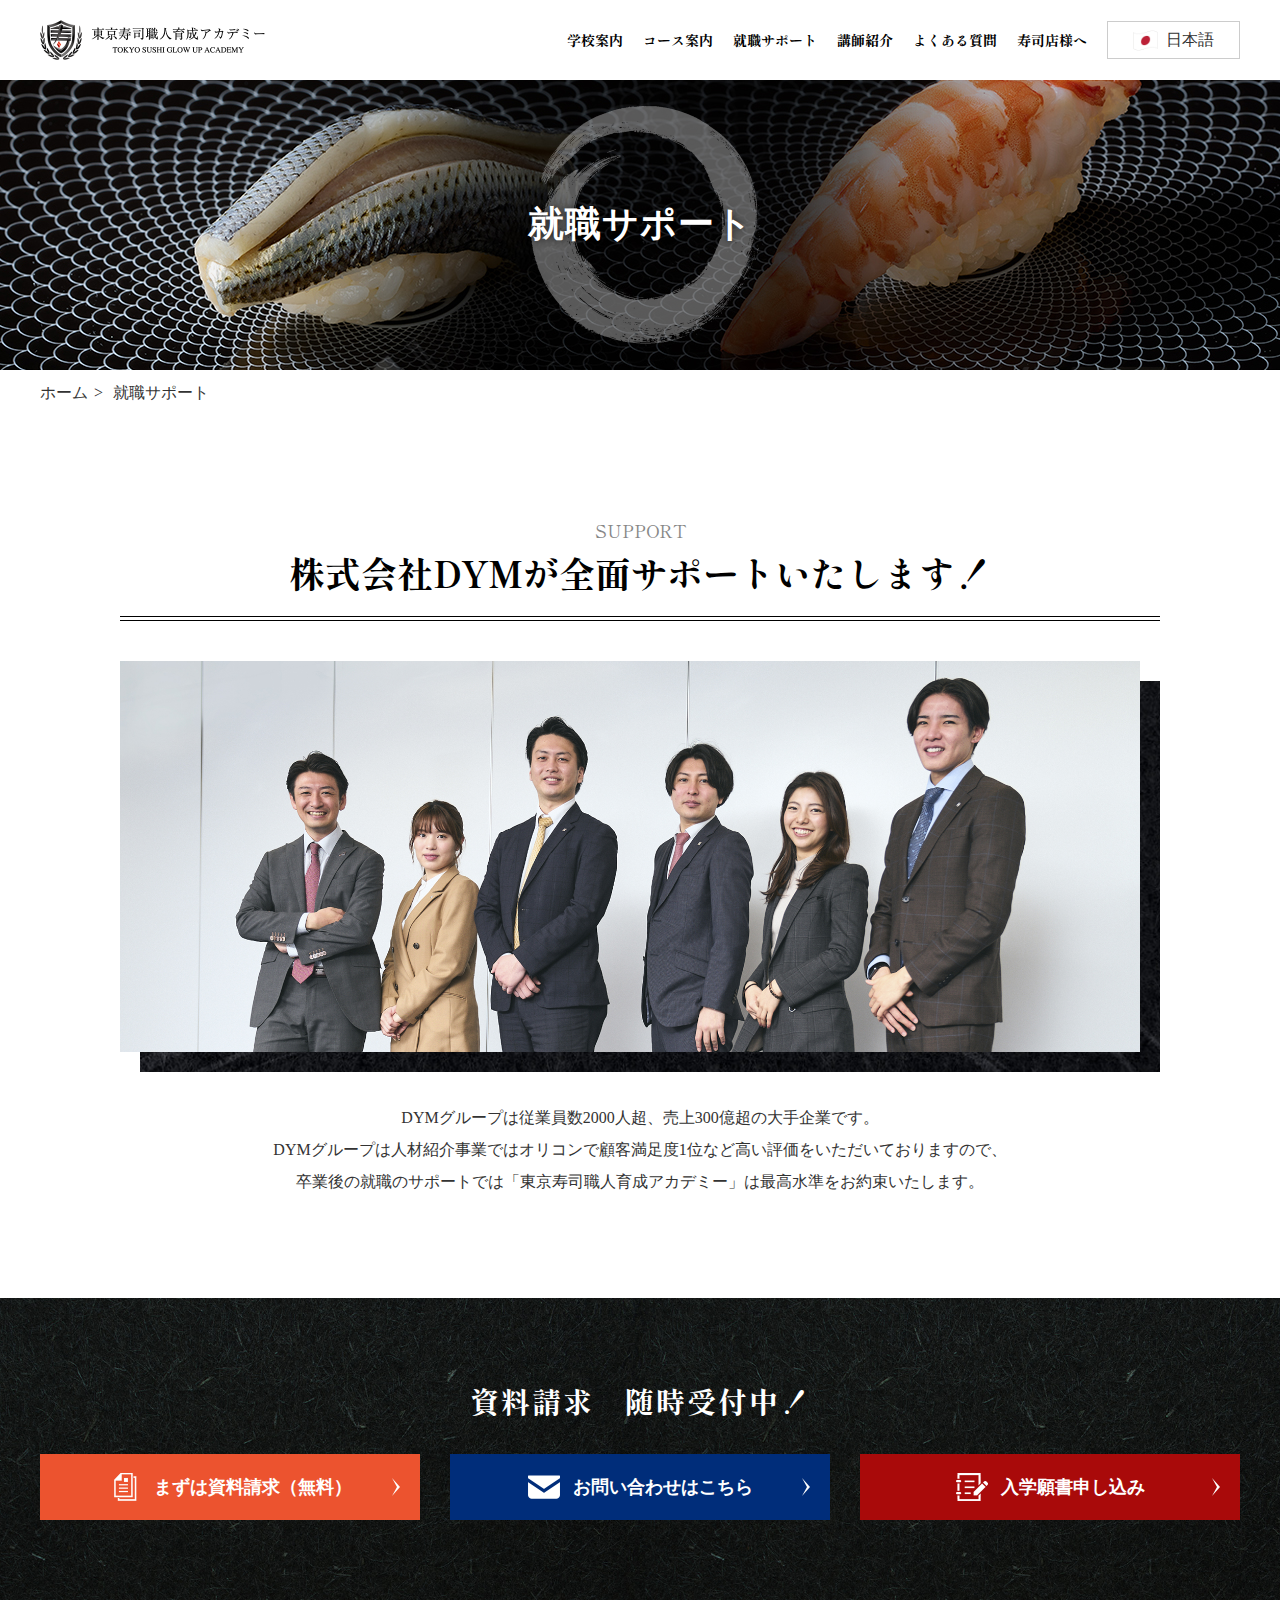
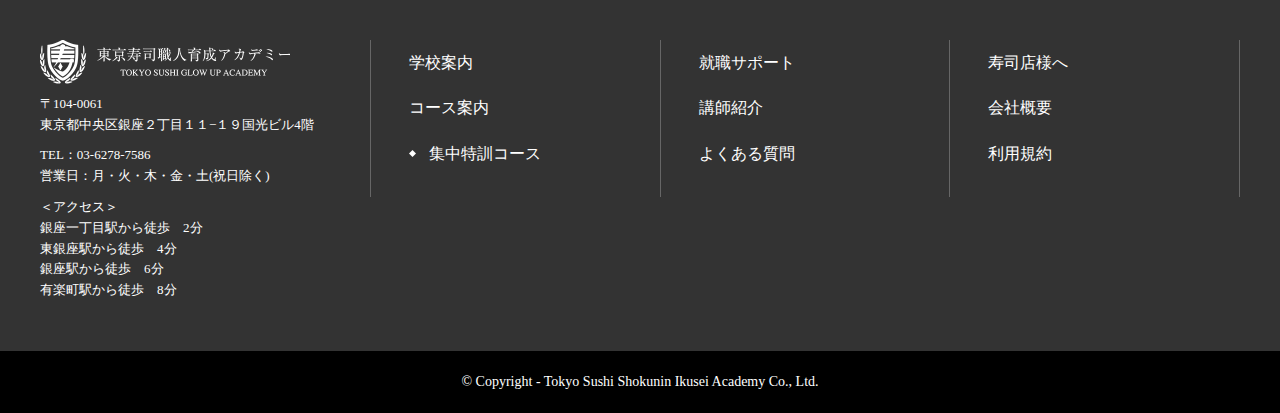
<file: career.html>
<!DOCTYPE html>
<html lang="en">
<head>
    <meta charset="UTF-8">
    <meta name="viewport" content="width=device-width,initial-scale=1.0,minimum-scale=1.0">
    <title>東京寿司職人育成アカデミー｜一流の職人に学ぶ寿司教室</title>
	<link rel="icon" href="img/favicon/cropped-sushi_favicon-32x32.png" sizes="32x32">
	<link rel="icon" href="img/favicon/cropped-sushi_favicon-192x192.png" sizes="192x192">
	<link rel="apple-touch-icon" href="img/favicon/cropped-sushi_favicon-180x180.png">
    <!-- font -->
    <link rel="preconnect" href="https://fonts.googleapis.com">
    <link rel="preconnect" href="https://fonts.gstatic.com" crossorigin="">
    <link href="https://fonts.googleapis.com/css2?family=Shippori+Mincho:wght@400;500;600;700;800&amp;display=swap" rel="stylesheet">
    <!-- css -->
    <link rel="stylesheet" href="style.css">
	<link rel="stylesheet" href="css/base.css">
	<link rel="stylesheet" href="css/content.css">
    <!-- javascript -->
	<script src="https://code.jquery.com/jquery-3.7.1.min.js" integrity="sha256-/JqT3SQfawRcv/BIHPThkBvs0OEvtFFmqPF/lYI/Cxo=" crossorigin="anonymous"></script>	
	<script src="js/common.js"></script>
	<script src="js/language.js"></script>
	<script src="js/url.js"></script>
</head>
<body class="page page_career page-career">
    <div id="wrapper">
        <header class="fixed">
            <div class="header_wrap">
                <div id="logo">
                    <a href="#/"><img src="img/common/logo.png" alt="一流の職人に学ぶ寿司教室"></a>
                </div>
                <nav class="header_menu pc">
                    <ul>
                        <li ><a key="school" href="access.html">学校案内</a></li>
                        <li ><a key="course" href="courses-and-fees.html">コース案内</a></li>
                        <li ><a key="placement" href="career.html">就職サポート</a></li>
                        <li ><a key="instructor" href="instructors.html">講師紹介</a></li>
                        <li ><a key="faq" href="faq.html">よくある質問</a></li>
                        <li ><a key="sushiOwners" href="sushi-owners.html">寿司店様へ</a></li>
                        <li >
                            <div class="custom-select">
                                <div class="selected-option">
                                  <img src="img/language/ja.png" alt=""> 日本語
                                </div>
                                <ul class="select-options">
                                  <li data-lang="ja"><img src="img/language/ja.png" alt=""> <span key="languageJa">日本語</span></li>
                                  <li data-lang="en"><img src="img/language/en.png" alt=""> <span key="languageEn">英語</span></li>
                                </ul>
                            </div>
                        </li>
                        <!-- <li class="language_en " > -->
                    </ul>
                </nav>
                
                <div id="trigger-menu" class="sp">
                    <span class="line"></span>
                    <span class="line"></span>
                    <span class="line"></span>
                </div>
                <div id="gnav_sp" class="sp">
                    <nav id="gnav">
                        <ul>
                        <li><a key="school" href="access.html">学校案内</a></li>
                        <li><a key="course" href="courses-and-fees.html">コース案内</a></li>
                        <li><a key="placement" href="career.html">就職サポート</a></li>
                        <li><a key="instructor" href="instructors.html">講師紹介</a></li>
                        <li><a key="faq" href="faq.html">よくある質問</a></li>
                        <li><a key="sushiOwners" href="sushi-owners.html">寿司店様へ</a></li>
                        </ul>
                    </nav>
                </div>
                
            </div>
        </header>
        <div id="mvisual">
            <div class="mv_wrap">
                <h2 class="mv_text" key="placement">就職サポート</h2>
            </div>
        </div>
        <div class="breadcrumbs">
            <div class="container clearfix">
                <ul>
                    <li><a href="index.html" key="home">ホーム</a></li>
                    <li><span key="placement">就職サポート</span></li>
                </ul>
            </div>
        </div>
        <main>
            <article id="content">
                <section id="support">
                    <div class="container-default">
                        <h2 class="tit_sub tit_sub03">
                            <span class="tit_en">support</span>
                            <span class="tit_jp" key="placement_support" >株式会社DYMが<br class="sp">全面サポートいたします！</span>
                        </h2>
                        <div class="img_wrap">
                            <img decoding="async" src="img/career/ph_career01.jpg" alt="株式会社DYMが全面サポートいたします！">
                        </div>
                        <p key="placement_support_title">
                            DYMグループは従業員数2000人超、売上300億超の大手企業です。<br>
                            DYMグループは人材紹介事業ではオリコンで顧客満足度1位など高い評価をいただいておりますので、<br>
                            卒業後の就職のサポートでは「東京寿司職人育成アカデミー」は最高水準をお約束いたします。
                        </p>
                    </div>
                </section>
                <div class="cta_sec">
                    <div class="container">
                        <h2 class="tit_cta" key="course_loans_btn_title">資料請求　随時受付中！</h2>
                        <div class="btn_list_cta">
                            <a href="contact.html" class="btn_cta01"><span key="cta_sec_btn01">まずは資料請求（無料）</span></a>
                            <a href="contact.html/#tab03" class="btn_cta02"><span key="btn_cta02">お問い合わせはこちら</span></a>
                            <a href="contact.html/#tab02" class="btn_cta03"><span key="btn_cta03">入学願書申し込み</span></a>
                        </div>
                    </div>
                </div>
            </article>
        </main>

        <footer>
            <div class="f_wrap">
                <div class="container">
                    <div class="case">
                        <div id="f_logo">
                            <a class="logo_image" href="index.html"><img src="img/common/logo_footer.png" alt="sushi"></a>
                            <div class="f_details">
                                <p key="address">
                                    〒104-0061<br>
                                    東京都中央区銀座２丁目１１−１９国光ビル4階
                                </p>
                                <p key="tel">
                                    TEL：03-6278-7586<br>
                                    営業日：月・火・木・金・土(祝日除く)
                                </p>
                                <p key="access">
                                    ＜アクセス＞<br>
                                    銀座一丁目駅から徒歩　2分<br>
                                    東銀座駅から徒歩　4分<br>
                                    銀座駅から徒歩　6分<br>
                                    有楽町駅から徒歩　8分
                                </p>
                            </div>
                        </div>
                        <div class="f_links_wrap">
                            <div class="f_link_item">
                                <ul class="f_links">
                                    <li><a key="school" href="access.html">学校案内</a></li>
                                    <li class="sp"><a key="placement" href="career.html">就職サポート</a></li>
                                    <li>
                                        <a key="course" href="courses-and-fees.html">コース案内</a>
                                        <ul class="sub_f_links pc">
                                            <li><a key="intensive" href="intensive.html">集中特訓コース</a></li>
                                        </ul>
                                    </li>
                                    <li class="sp"><a key="intensive" href="intensive.html">集中特訓コース</a></li>
                                </ul>
                            </div>
                            <div class="f_link_item">
                                <ul class="f_links">
                                    <li class="pc"><a key="placement" href="career.html">就職サポート</a></li>
                                    <li><a key="instructor" href="instructors.html">講師紹介</a></li>
                                    <li><a key="faq" href="faq.html">よくある質問</a></li>
                                    <li class="sp"><a key="sushiOwners" href="sushi-owners.html">寿司店様へ</a></li>
                                    <li class="sp"><a key="company" href="company.html">会社概要</a></li>
                                </ul>
                            </div>
                            <div class="f_link_item">
                                <ul class="f_links">
                                    <li class="pc"><a key="sushiOwners" href="sushi-owners.html">寿司店様へ</a></li>
                                    <li class="pc"><a key="company" href="company.html">会社概要</a></li>
                                    <li><a key="tems" href="terms.html">利用規約</a></li>
                                </ul>
                            </div>
                            
                        </div>
                    </div>
                </div>
            </div>
            <div class="f_bottom">
                <div class="container">
                    <p class="copyright txt_center">© Copyright - Tokyo Sushi Shokunin Ikusei Academy Co., Ltd.</p>
                </div>
            </div>
        </footer>
    </div>
</body>
</html>
</file>
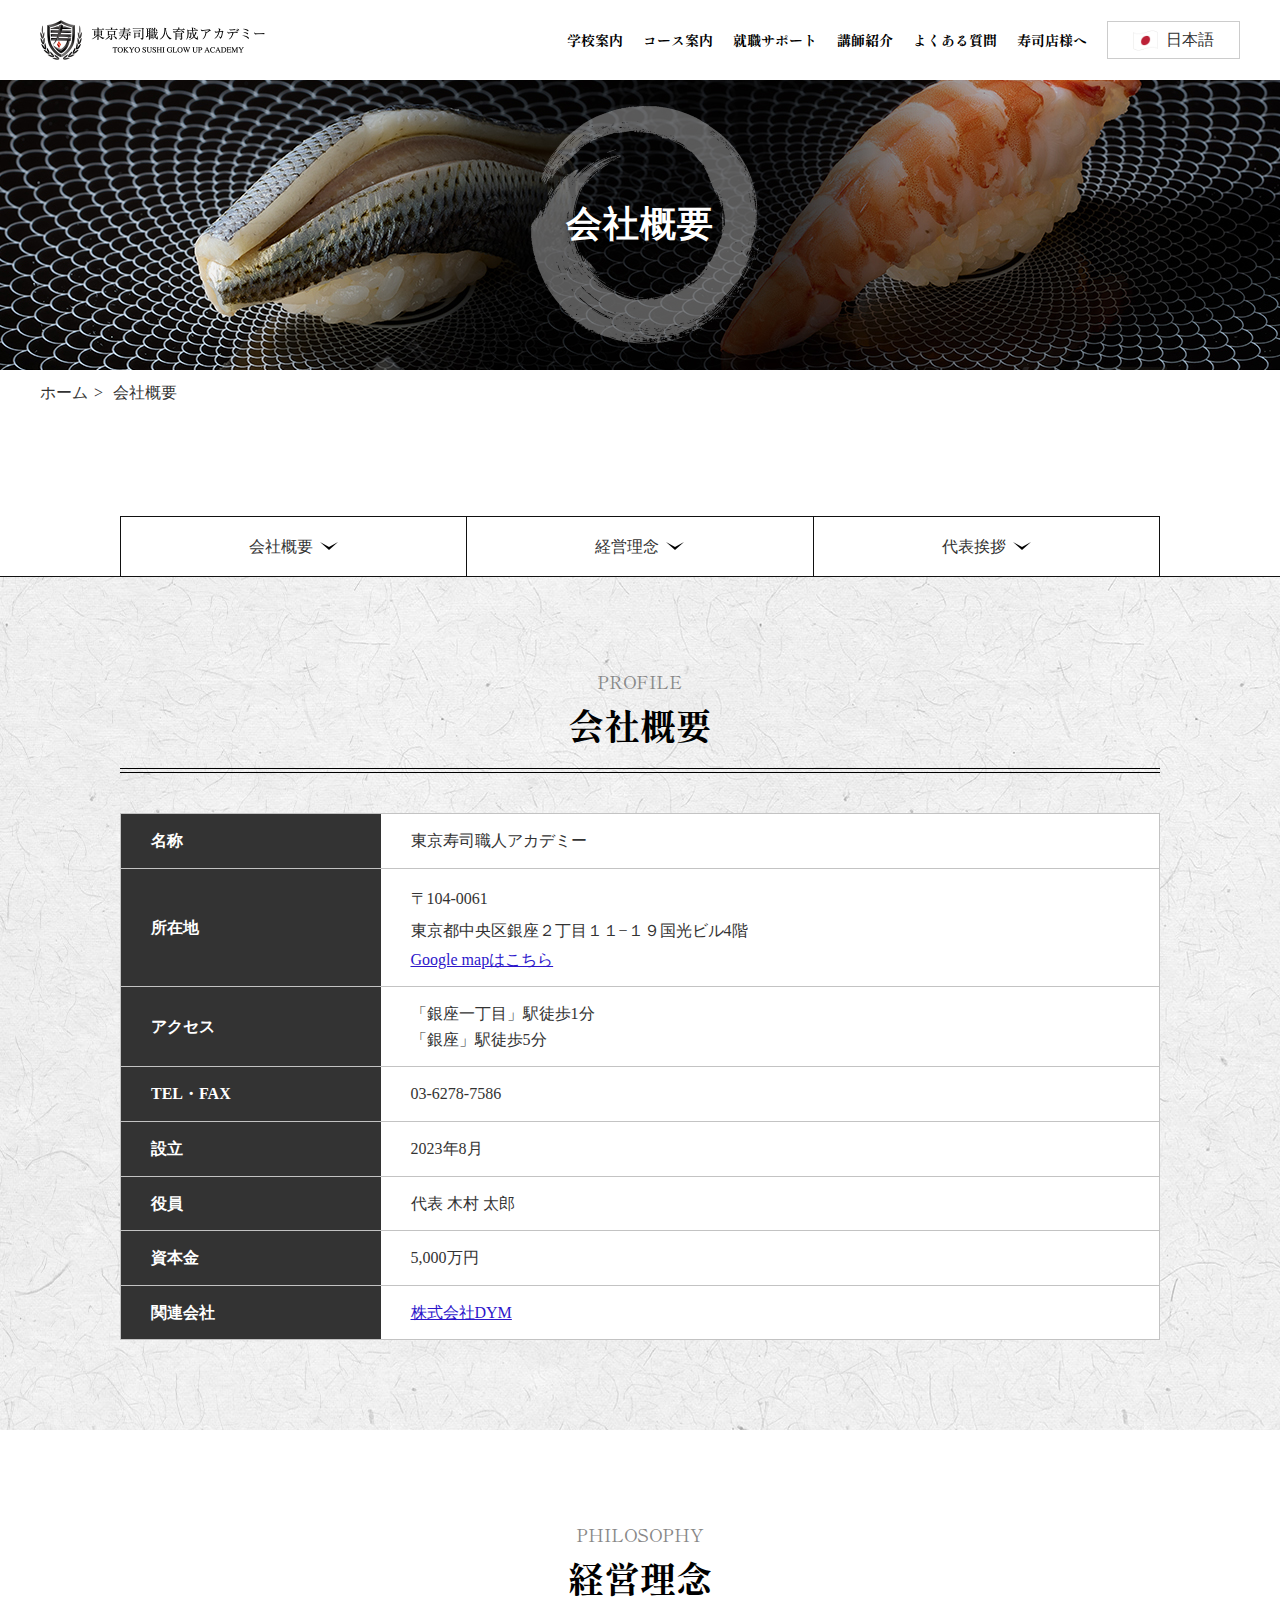
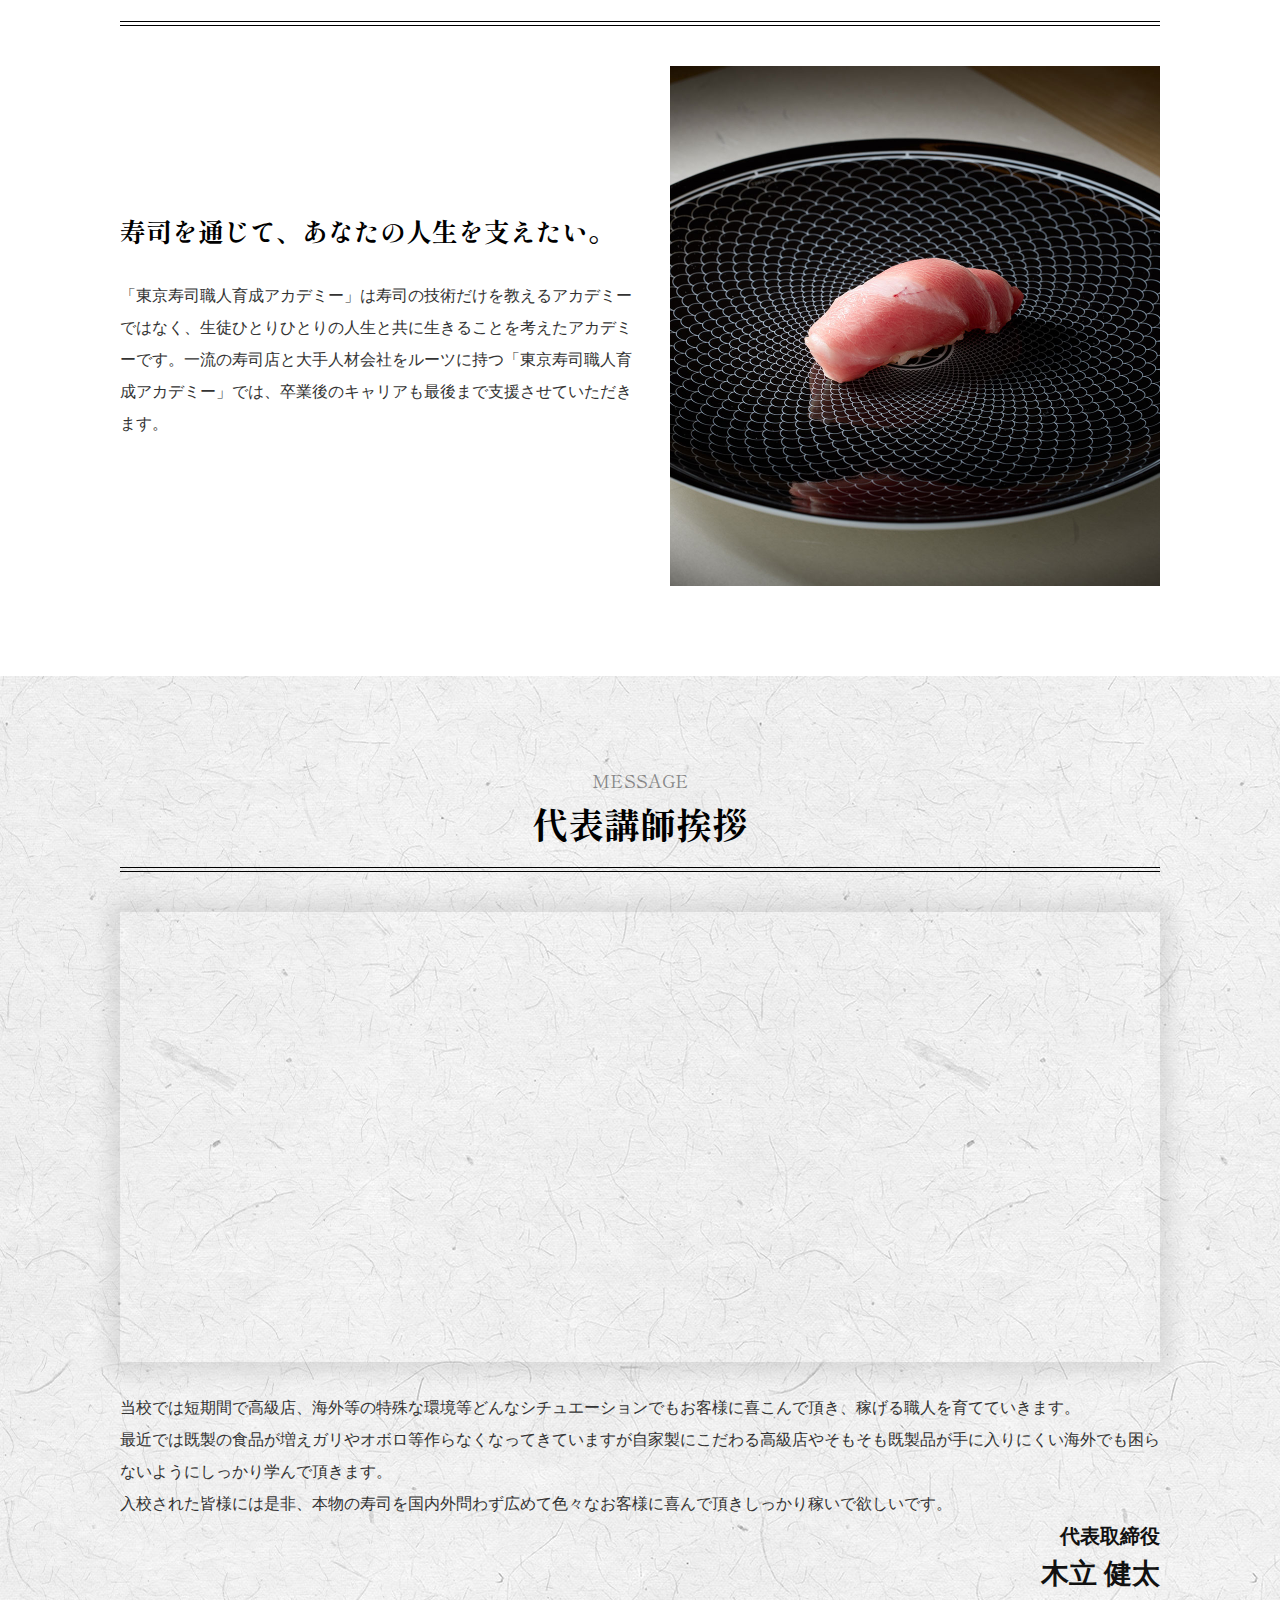
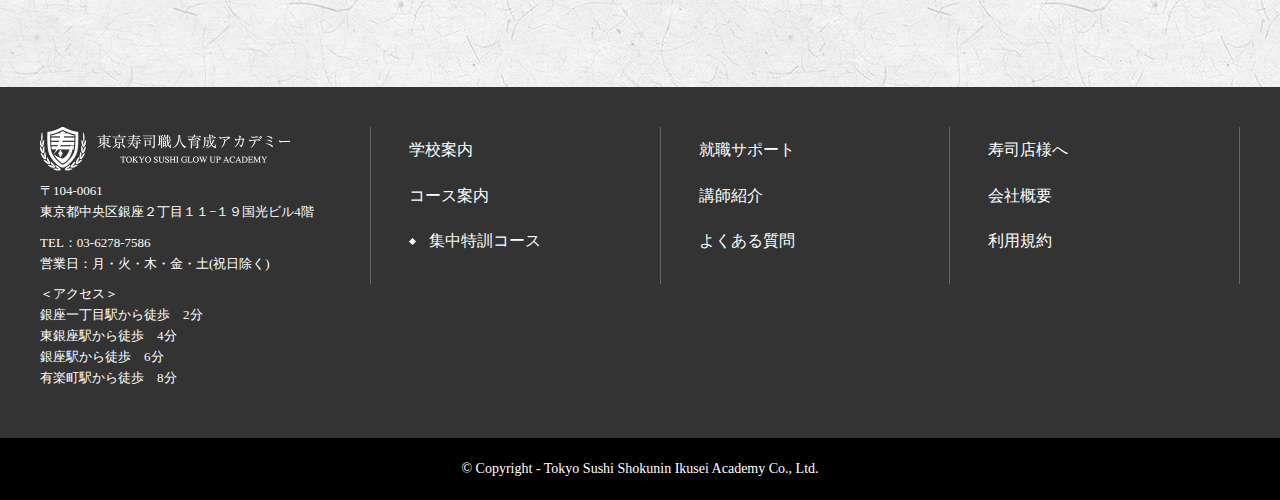
<file: company.html>
<!DOCTYPE html>
<html lang="en">
<head>
    <meta charset="UTF-8">
    <meta name="viewport" content="width=device-width,initial-scale=1.0,minimum-scale=1.0">
    <title>東京寿司職人育成アカデミー｜一流の職人に学ぶ寿司教室</title>
	<link rel="icon" href="img/favicon/cropped-sushi_favicon-32x32.png" sizes="32x32">
	<link rel="icon" href="img/favicon/cropped-sushi_favicon-192x192.png" sizes="192x192">
	<link rel="apple-touch-icon" href="img/favicon/cropped-sushi_favicon-180x180.png">
    <!-- font -->
    <link rel="preconnect" href="https://fonts.googleapis.com">
    <link rel="preconnect" href="https://fonts.gstatic.com" crossorigin="">
    <link href="https://fonts.googleapis.com/css2?family=Shippori+Mincho:wght@400;500;600;700;800&amp;display=swap" rel="stylesheet">
    <!-- css -->
    <link rel="stylesheet" href="style.css">
	<link rel="stylesheet" href="css/base.css">
	<link rel="stylesheet" href="css/content.css">
    <!-- javascript -->
	<script src="https://code.jquery.com/jquery-3.7.1.min.js" integrity="sha256-/JqT3SQfawRcv/BIHPThkBvs0OEvtFFmqPF/lYI/Cxo=" crossorigin="anonymous"></script>	
	<script src="js/common.js"></script>
	<script src="js/language.js"></script>
	<script src="js/url.js"></script>
</head>
<body class="page page_company page-company">
    <div id="wrapper">
        <header class="fixed">
            <div class="header_wrap">
                <div id="logo">
                    <a href="#/"><img src="img/common/logo.png" alt="一流の職人に学ぶ寿司教室"></a>
                </div>
                <nav class="header_menu pc">
                    <ul>
                        <li ><a key="school" href="access.html">学校案内</a></li>
                        <li ><a key="course" href="courses-and-fees.html">コース案内</a></li>
                        <li ><a key="placement" href="career.html">就職サポート</a></li>
                        <li ><a key="instructor" href="instructors.html">講師紹介</a></li>
                        <li ><a key="faq" href="faq.html">よくある質問</a></li>
                        <li ><a key="sushiOwners" href="sushi-owners.html">寿司店様へ</a></li>
                        <li >
                            <div class="custom-select">
                                <div class="selected-option">
                                  <img src="img/language/ja.png" alt=""> 日本語
                                </div>
                                <ul class="select-options">
                                  <li data-lang="ja"><img src="img/language/ja.png" alt=""> <span key="languageJa">日本語</span></li>
                                  <li data-lang="en"><img src="img/language/en.png" alt=""> <span key="languageEn">英語</span></li>
                                </ul>
                            </div>
                        </li>
                        <!-- <li class="language_en " > -->
                    </ul>
                </nav>
                
                <div id="trigger-menu" class="sp">
                    <span class="line"></span>
                    <span class="line"></span>
                    <span class="line"></span>
                </div>
                <div id="gnav_sp" class="sp">
                    <nav id="gnav">
                        <ul>
                        <li><a href="access.html">学校案内</a></li>
                        <li><a href="courses-and-fees.html">コース案内</a></li>
                        <li><a href="career.html">就職サポート</a></li>
                        <li><a href="instructors.html">講師紹介</a></li>
                        <li><a href="faq.html">よくある質問</a></li>
                        <li><a href="sushi-owners.html">寿司店様へ</a></li>
                        </ul>
                    </nav>
                </div>
                
            </div>
        </header>
        <div id="mvisual">
            <div class="mv_wrap">
                <h2 class="mv_text" key="company">会社概要</h2>
            </div>
        </div>
        <div class="breadcrumbs">
            <div class="container clearfix">
                <ul>
                    <li><a href="index.html" key="home">ホーム</a></li>
                    <li><span key="company">会社概要</span></li>
                </ul>
            </div>
        </div>
        <main>
            <article id="content">
                <section id="company-sec">
                    <div class="container">
                        <ul class="company_menu">
                            <li><a href="#profile"><span key="company">会社概要</span></a></li>
                            <li><a href="#philosophy"><span key="company_tab1">経営理念</span></a></li>
                            <li><a href="#message"><span key="company_tab2">代表挨拶</span></a></li>
                        </ul>
                    </div>
                    <div id="profile">
                        <div class="container">
                            <h2 class="tit_sub">
                                <span class="tit_en">profile</span>
                                <span class="tit_jp" key="company">会社概要</span>
                            </h2>
                            <table class="tb_style01">
                                <tbody><tr>
                                    <th key="company_name">名称</th>
                                    <td key="company_name_txt">東京寿司職人アカデミー</td>
                                </tr>
                                <tr>
                                    <th key="company_address">所在地</th>
                                    <td>
                                        <p key="company_address_txt">〒104-0061<br>東京都中央区銀座２丁目１１−１９国光ビル4階</p>
                                        <a href="https://www.google.co.jp/maps/place/%E3%80%92104-0061+%E6%9D%B1%E4%BA%AC%E9%83%BD%E4%B8%AD%E5%A4%AE%E5%8C%BA%E9%8A%80%E5%BA%A7%EF%BC%92%E4%B8%81%E7%9B%AE%EF%BC%91%EF%BC%91%E2%88%92%EF%BC%91%EF%BC%99+%E5%9B%BD%E5%85%89%E3%83%93%E3%83%AB+4%E9%9A%8E/@35.6726672,139.7665573,17z/data=!3m1!4b1!4m5!3m4!1s0x60188be169b9b251:0x2376aeb30132d2c7!8m2!3d35.6726672!4d139.7691322?hl=ja&amp;entry=ttu&amp;g_ep=EgoyMDI1MDIxMS4wIKXMDSoASAFQAw%3D%3D" class="txt_link" target="_blank" key="company_map">Google mapはこちら</a>
                                    </td>
                                </tr>
                                <tr>
                                    <th key="company_access">アクセス</th>
                                    <td key="company_access_txt">「銀座一丁目」駅徒歩1分<br>「銀座」駅徒歩5分</td>
                                </tr>
                                <tr>
                                    <th>TEL・FAX</th>
                                    <td><a href="tel:03-6278-7586" class="tel_num">03-6278-7586</a></td>
                                </tr>
                                <tr>
                                    <th key="company_established">設立</th>
                                    <td key="company_established_txt">2023年8月</td>
                                </tr>
                                <tr>
                                    <th key="company_executives">役員</th>
                                    <td key="company_executives_txt">代表  木村 太郎</td>
                                </tr>
                                <tr>
                                    <th key="company_capital">資本金</th>
                                    <td key="company_capital_txt">5,000万円</td>
                                </tr>
                                <tr>
                                    <th key="company_affiliated">関連会社</th>
                                    <td><a href="https://dym.asia/" class="txt_link" target="_blank" key="company_affiliated_txt">株式会社DYM</a></td>
                                </tr>
                            </tbody></table>
                        </div>
                    </div>
                    <div id="philosophy">
                        <div class="container">
                            <h2 class="tit_sub">
                                <span class="tit_en">philosophy</span>
                                <span class="tit_jp" key="company_tab1">経営理念</span>
                            </h2>
                            <div class="case">
                                <img decoding="async" src="img/company/ph_company01.jpg" alt="寿司を通じて、あなたの人生を支えたい。">
                                <div class="pack">
                                    <h3 class="tit_sec" key="company_philosophy_title">寿司を通じて、あなたの人生を支えたい。</h3>
                                    <p key="company_philosophy_content">「東京寿司職人育成アカデミー」は寿司の技術だけを教えるアカデミーではなく、生徒ひとりひとりの人生と共に生きることを考えたアカデミーです。一流の寿司店と大手人材会社をルーツに持つ「東京寿司職人育成アカデミー」では、卒業後のキャリアも最後まで支援させていただきます。</p>
                                </div>
                            </div>
                        </div>
                    </div>
                    <div id="message">
                        <div class="container">
                            <h2 class="tit_sub">
                                <span class="tit_en">message</span>
                                <span class="tit_jp" key="company_message">代表講師挨拶</span>
                            </h2>
                            <div class="case">
                                <img decoding="async" src="img/company/ph_company02.jpg" alt="代表講師挨拶">
                                <div class="pack">
                                    <p key="company_message_content">
                                        当校では短期間で高級店、海外等の特殊な環境等どんなシチュエーションでもお客様に喜こんで頂き、稼げる職人を育てていきます。<br>
                                        最近では既製の食品が増えガリやオボロ等作らなくなってきていますが自家製にこだわる高級店やそもそも既製品が手に入りにくい海外でも困らないようにしっかり学んで頂きます。<br>
                                        入校された皆様には是非、本物の寿司を国内外問わず広めて色々なお客様に喜んで頂きしっかり稼いで欲しいです。
                                    </p>
                                    <p class="txt_right" key="company_message_content2">
                                        <span class="sm">代表取締役</span>
                                        木立 健太
                                    </p>
                                </div>
                            </div>
                        </div>
                    </div>
                </section>    
            </article>
        </main>

        <footer>
            <div class="f_wrap">
                <div class="container">
                    <div class="case">
                        <div id="f_logo">
                            <a class="logo_image" href="index.html"><img src="img/common/logo_footer.png" alt="sushi"></a>
                            <div class="f_details">
                                <p key="address">
                                    〒104-0061<br>
                                    東京都中央区銀座２丁目１１−１９国光ビル4階
                                </p>
                                <p key="tel">
                                    TEL：03-6278-7586<br>
                                    営業日：月・火・木・金・土(祝日除く)
                                </p>
                                <p key="access">
                                    ＜アクセス＞<br>
                                    銀座一丁目駅から徒歩　2分<br>
                                    東銀座駅から徒歩　4分<br>
                                    銀座駅から徒歩　6分<br>
                                    有楽町駅から徒歩　8分
                                </p>
                            </div>
                        </div>
                        <div class="f_links_wrap">
                            <div class="f_link_item">
                                <ul class="f_links">
                                    <li><a key="school" href="access.html">学校案内</a></li>
                                    <li class="sp"><a key="placement" href="career.html">就職サポート</a></li>
                                    <li>
                                        <a key="course" href="courses-and-fees.html">コース案内</a>
                                        <ul class="sub_f_links pc">
                                            <li><a key="intensive" href="intensive.html">集中特訓コース</a></li>
                                        </ul>
                                    </li>
                                    <li class="sp"><a key="intensive" href="intensive.html">集中特訓コース</a></li>
                                </ul>
                            </div>
                            <div class="f_link_item">
                                <ul class="f_links">
                                    <li class="pc"><a key="placement" href="career.html">就職サポート</a></li>
                                    <li><a key="instructor" href="instructors.html">講師紹介</a></li>
                                    <li><a key="faq" href="faq.html">よくある質問</a></li>
                                    <li class="sp"><a key="sushiOwners" href="sushi-owners.html">寿司店様へ</a></li>
                                    <li class="sp"><a key="company" href="company.html">会社概要</a></li>
                                </ul>
                            </div>
                            <div class="f_link_item">
                                <ul class="f_links">
                                    <li class="pc"><a key="sushiOwners" href="sushi-owners.html">寿司店様へ</a></li>
                                    <li class="pc"><a key="company" href="company.html">会社概要</a></li>
                                    <li><a key="tems" href="terms.html">利用規約</a></li>
                                </ul>
                            </div>
                            
                        </div>
                    </div>
                </div>
            </div>
            <div class="f_bottom">
                <div class="container">
                    <p class="copyright txt_center">© Copyright - Tokyo Sushi Shokunin Ikusei Academy Co., Ltd.</p>
                </div>
            </div>
        </footer>
    </div>
</body>
</html>
</file>
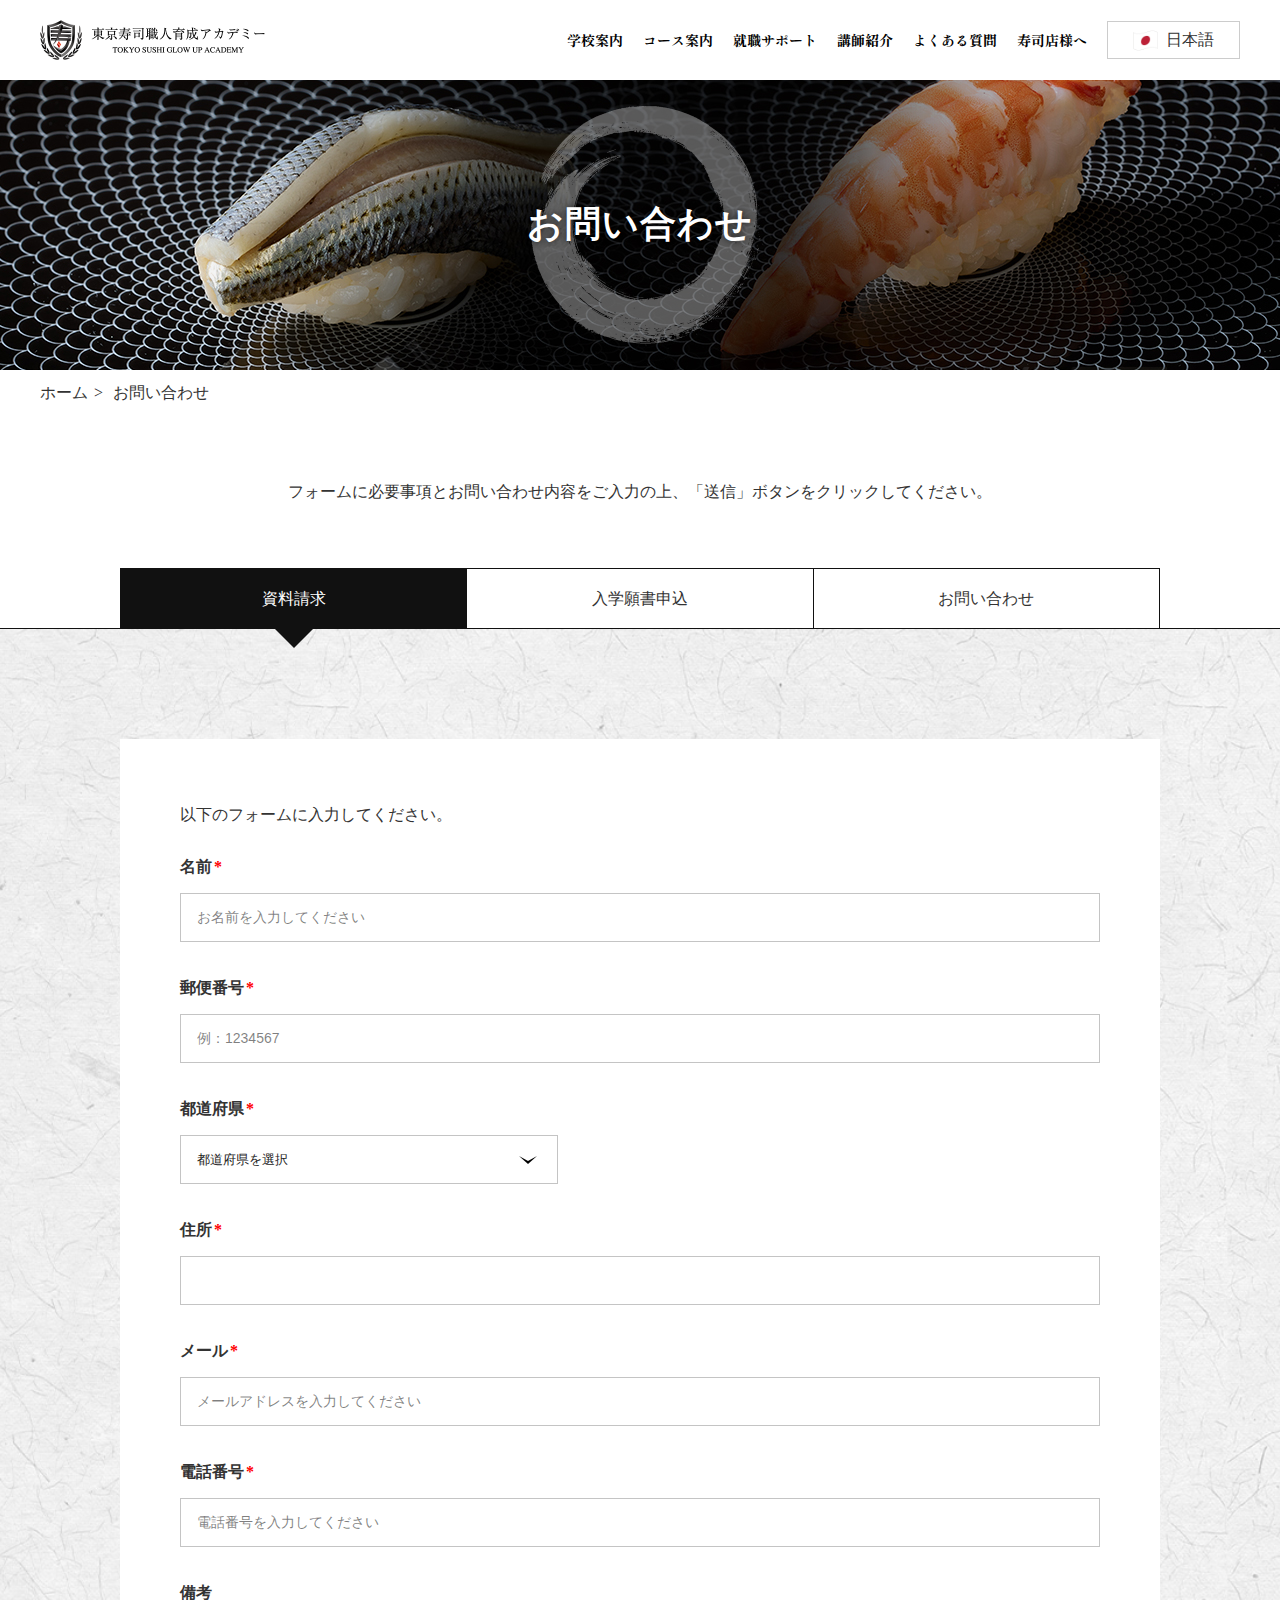
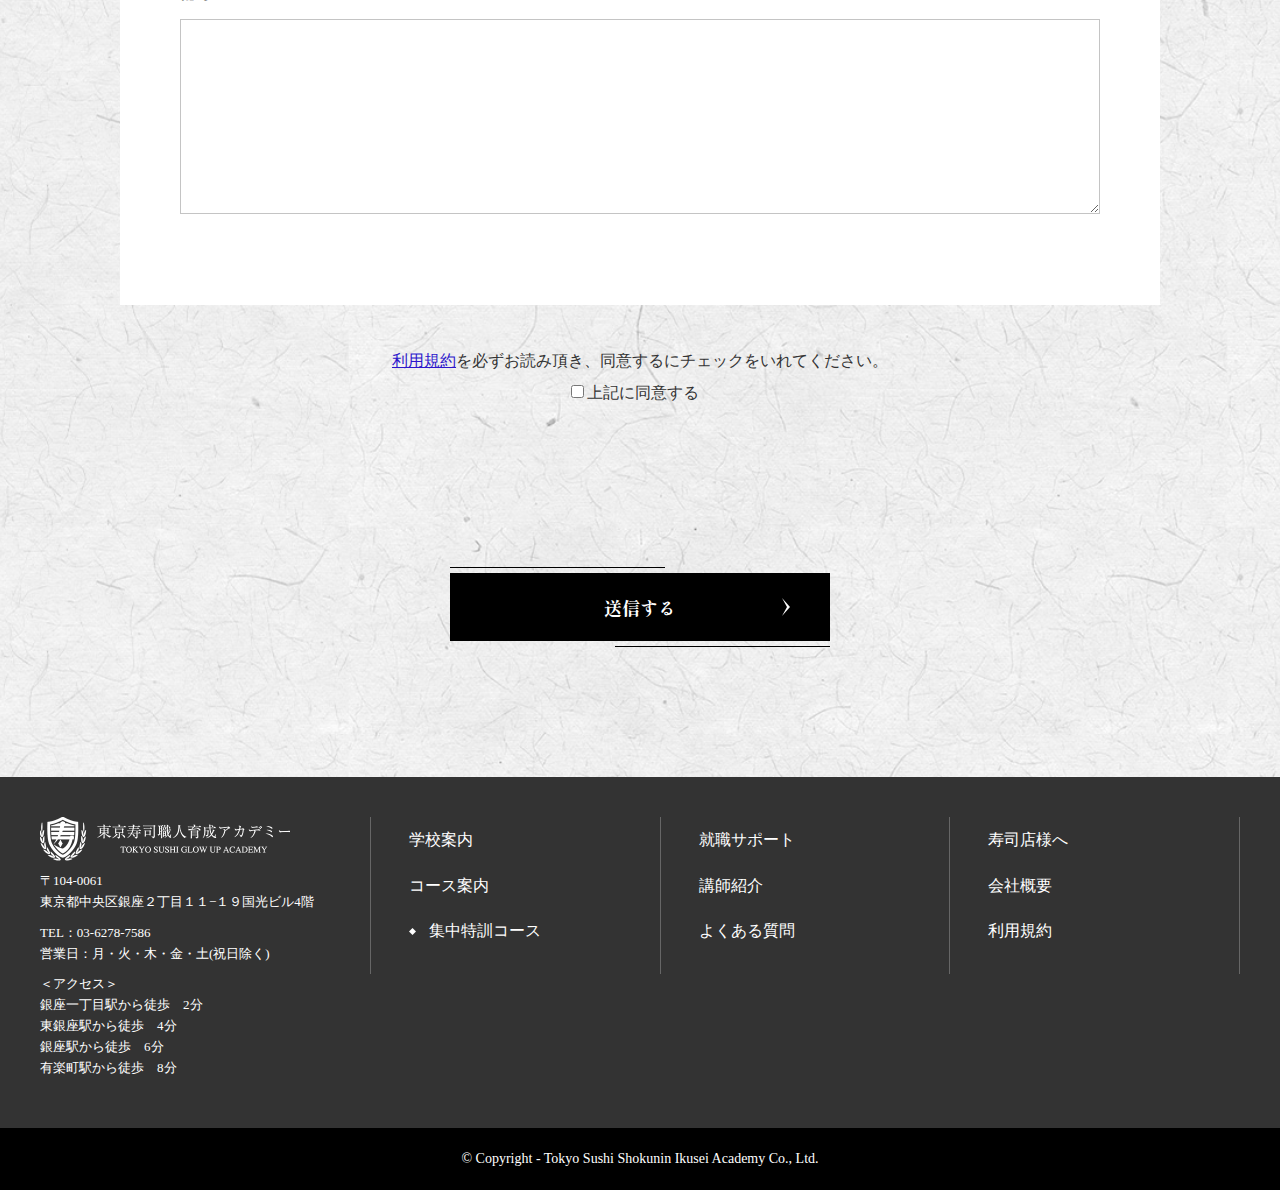
<file: contact.html>
<!DOCTYPE html>
<html lang="en">
<head>
    <meta charset="UTF-8">
    <meta name="viewport" content="width=device-width,initial-scale=1.0,minimum-scale=1.0">
    <title>東京寿司職人育成アカデミー｜一流の職人に学ぶ寿司教室</title>
	<link rel="icon" href="img/favicon/cropped-sushi_favicon-32x32.png" sizes="32x32">
	<link rel="icon" href="img/favicon/cropped-sushi_favicon-192x192.png" sizes="192x192">
	<link rel="apple-touch-icon" href="img/favicon/cropped-sushi_favicon-180x180.png">
    <!-- font -->
    <link rel="preconnect" href="https://fonts.googleapis.com">
    <link rel="preconnect" href="https://fonts.gstatic.com" crossorigin="">
    <link href="https://fonts.googleapis.com/css2?family=Shippori+Mincho:wght@400;500;600;700;800&amp;display=swap" rel="stylesheet">
    <!-- css -->
    <link rel="stylesheet" href="style.css">
	<link rel="stylesheet" href="css/base.css">
	<link rel="stylesheet" href="css/content.css">
    <!-- javascript -->
	<script src="https://code.jquery.com/jquery-3.7.1.min.js" integrity="sha256-/JqT3SQfawRcv/BIHPThkBvs0OEvtFFmqPF/lYI/Cxo=" crossorigin="anonymous"></script>	
	<script src="js/common.js"></script>
    <script src="js/contact.js"></script>
	<script src="js/language.js"></script>
	<script src="js/url.js"></script>
    <script src="https://zipaddr.github.io/jzipaddr3.js" charset="UTF-8"></script>
</head>
<body class="page page_contact page-contact">
    <div id="wrapper">
        <header class="fixed">
            <div class="header_wrap">
                <div id="logo">
                    <a href="#/"><img src="img/common/logo.png" alt="一流の職人に学ぶ寿司教室"></a>
                </div>
                <nav class="header_menu pc">
                    <ul>
                        <li ><a key="school" href="access.html">学校案内</a></li>
                        <li ><a key="course" href="courses-and-fees.html">コース案内</a></li>
                        <li ><a key="placement" href="career.html">就職サポート</a></li>
                        <li ><a key="instructor" href="instructors.html">講師紹介</a></li>
                        <li ><a key="faq" href="faq.html">よくある質問</a></li>
                        <li ><a key="sushiOwners" href="sushi-owners.html">寿司店様へ</a></li>
                        <li >
                            <div class="custom-select">
                                <div class="selected-option">
                                  <img src="img/language/ja.png" alt=""> 日本語
                                </div>
                                <ul class="select-options">
                                  <li data-lang="ja"><img src="img/language/ja.png" alt=""> <span key="languageJa">日本語</span></li>
                                  <li data-lang="en"><img src="img/language/en.png" alt=""> <span key="languageEn">英語</span></li>
                                </ul>
                            </div>
                        </li>
                        <!-- <li class="language_en " > -->
                    </ul>
                </nav>
                
                <div id="trigger-menu" class="sp">
                    <span class="line"></span>
                    <span class="line"></span>
                    <span class="line"></span>
                </div>
                <div id="gnav_sp" class="sp">
                    <nav id="gnav">
                        <ul>
                        <li><a href="access.html">学校案内</a></li>
                        <li><a href="courses-and-fees.html">コース案内</a></li>
                        <li><a href="career.html">就職サポート</a></li>
                        <li><a href="instructors.html">講師紹介</a></li>
                        <li><a href="faq.html">よくある質問</a></li>
                        <li><a href="sushi-owners.html">寿司店様へ</a></li>
                        </ul>
                    </nav>
                </div>
                
            </div>
        </header>
        <div id="mvisual">
            <div class="mv_wrap">
                <h2 class="mv_text" key="contact">お問い合わせ</h2>
            </div>
        </div>
        <div class="breadcrumbs">
            <div class="container clearfix">
                <ul>
                    <li><a href="index.html" key="home">ホーム</a></li>
                    <li><span key="contact">お問い合わせ</span></li>
                </ul>
            </div>
        </div>
        <main>
            <article id="content">
                <div id="contact-sec">
                    <div class="container">
                        <p class="txt_center" key="contact_content">フォームに必要事項とお問い合わせ内容をご入力の上、「送信」ボタンをクリックしてください。</p>
                        <ul class="tab_contact">
                            <li><a href="#tab01" class="current" key="contact_tab1">資料請求</a></li>
                            <li><a href="#tab02" key="contact_tab2">入学願書申込</a></li>
                            <li><a href="#tab03" key="contact">お問い合わせ</a></li>
                        </ul>
                    </div>
                    <div class="tab_contents_wrap">
                        <div id="tab01" class="tab_contents current">
                            <div class="form_wrap">
                                <div class="wpcf7 js" id="wpcf7-f22-p23-o4" lang="ja" dir="ltr" data-wpcf7-id="22">
                                    <div class="screen-reader-response"><p role="status" aria-live="polite" aria-atomic="true"></p> <ul></ul></div>
                                    <form action="/contact#wpcf7-f22-p23-o4" method="post" class="wpcf7-form init" aria-label="コンタクトフォーム" novalidate="novalidate" data-status="init">
                                        <div style="display: none;">
                                            <input type="hidden" name="_wpcf7" value="22">
                                            <input type="hidden" name="_wpcf7_version" value="6.0.3">
                                            <input type="hidden" name="_wpcf7_locale" value="ja">
                                            <input type="hidden" name="_wpcf7_unit_tag" value="wpcf7-f22-p23-o4">
                                            <input type="hidden" name="_wpcf7_container_post" value="23">
                                            <input type="hidden" name="_wpcf7_posted_data_hash" value="">
                                            <input type="hidden" name="_wpcf7_recaptcha_response" value="">
                                        </div>
                                        <div class="form_inner_wrap">
                                            <p key="contact_form">以下のフォームに入力してください。
                                            </p>
                                            <div class="input_wrap">
                                                <p>
                                                    <label><span class="req" key="contact_form_name">名前</span></label>
                                                    <span class="wpcf7-form-control-wrap" data-name="txt_name">
                                                        <input data-i18n-key="contact_form_name_input" size="40" maxlength="400" class="wpcf7-form-control wpcf7-text wpcf7-validates-as-required" aria-required="true" aria-invalid="false"  placeholder="お名前を入力してください" value="" type="text" name="txt_name">
                                                    </span>
                                                </p>
                                            </div>
                                            <div class="input_wrap">
                                                <p>
                                                    <label><span class="req" key="contact_form_postal" >郵便番号</span></label>
                                                    <span class="wpcf7-form-control-wrap" data-name="txt_zip">
                                                        <input data-i18n-key="contact_form_postal_input" size="40" maxlength="400" class="wpcf7-form-control wpcf7-text wpcf7-validates-as-required" aria-required="true" aria-invalid="false" placeholder="例：1234567" value="" type="text" name="txt_zip">
                                                    </span>
                                                </p>
                                            </div>
                                            <div class="input_wrap">
                                                <p>
                                                    <label><span class="req"key="contact_form_refecture">都道府県</span></label>
                                                    <span class="wpcf7-form-control-wrap" data-name="txt_pref">
                                                        <select class="wpcf7-form-control wpcf7-select wpcf7-validates-as-required size_m" aria-required="true" aria-invalid="false" name="txt_pref">
                                                            <option value="都道府県を選択" key="contact_refecture_option1">都道府県を選択</option>
                                                            <option value="北海道" key="contact_refecture_option2">北海道</option>
                                                            <option value="青森県" key="contact_refecture_option3">青森県</option>
                                                            <option value="岩手県" key="contact_refecture_option4">岩手県</option>
                                                            <option value="宮城県" key="contact_refecture_option5">宮城県</option>
                                                            <option value="秋田県" key="contact_refecture_option6">秋田県</option>
                                                            <option value="山形県" key="contact_refecture_option7">山形県</option>
                                                            <option value="福島県" key="contact_refecture_option8">福島県</option>
                                                            <option value="茨城県" key="contact_refecture_option9">茨城県</option>
                                                            <option value="栃木県" key="contact_refecture_option10">栃木県</option>
                                                            <option value="群馬県" key="contact_refecture_option11">群馬県</option>
                                                            <option value="埼玉県" key="contact_refecture_option12">埼玉県</option>
                                                            <option value="千葉県" key="contact_refecture_option13">千葉県</option>
                                                            <option value="東京都" key="contact_refecture_option14">東京都</option>
                                                            <option value="神奈川県" key="contact_refecture_option15">神奈川県</option>
                                                            <option value="新潟県" key="contact_refecture_option16">新潟県</option>
                                                            <option value="富山県" key="contact_refecture_option17">富山県</option>
                                                            <option value="石川県" key="contact_refecture_option18">石川県</option>
                                                            <option value="福井県" key="contact_refecture_option19">福井県</option>
                                                            <option value="山梨県" key="contact_refecture_option20">山梨県</option>
                                                            <option value="長野県" key="contact_refecture_option21">長野県</option>
                                                            <option value="岐阜県" key="contact_refecture_option22">岐阜県</option>
                                                            <option value="静岡県" key="contact_refecture_option23">静岡県</option>
                                                            <option value="愛知県" key="contact_refecture_option24">愛知県</option>
                                                            <option value="三重県" key="contact_refecture_option25">三重県</option>
                                                            <option value="滋賀県" key="contact_refecture_option26">滋賀県</option>
                                                            <option value="京都府" key="contact_refecture_option27">京都府</option>
                                                            <option value="大阪府" key="contact_refecture_option28">大阪府</option>
                                                            <option value="兵庫県" key="contact_refecture_option29">兵庫県</option>
                                                            <option value="奈良県" key="contact_refecture_option30">奈良県</option>
                                                            <option value="和歌山県" key="contact_refecture_option31">和歌山県</option>
                                                            <option value="鳥取県" key="contact_refecture_option32">鳥取県</option>
                                                            <option value="島根県" key="contact_refecture_option33">島根県</option>
                                                            <option value="岡山県" key="contact_refecture_option34">岡山県</option>
                                                            <option value="広島県" key="contact_refecture_option35">広島県</option>
                                                            <option value="山口県" key="contact_refecture_option36">山口県</option>
                                                            <option value="徳島県" key="contact_refecture_option37">徳島県</option>
                                                            <option value="香川県" key="contact_refecture_option38">香川県</option>
                                                            <option value="愛媛県" key="contact_refecture_option39">愛媛県</option>
                                                            <option value="高知県" key="contact_refecture_option40">高知県</option>
                                                            <option value="福岡県" key="contact_refecture_option41">福岡県</option>
                                                            <option value="佐賀県" key="contact_refecture_option42">佐賀県</option>
                                                            <option value="長崎県" key="contact_refecture_option43">長崎県</option>
                                                            <option value="熊本県" key="contact_refecture_option44">熊本県</option>
                                                            <option value="大分県" key="contact_refecture_option45">大分県</option>
                                                            <option value="宮崎県" key="contact_refecture_option46">宮崎県</option>
                                                            <option value="鹿児島県" key="contact_refecture_option47">鹿児島県</option>
                                                            <option value="沖縄県" key="contact_refecture_option48">沖縄県</option>
                                                        </select>
                                                    </span>
                                                </p>
                                            </div>
                                            <div class="input_wrap">
                                                <p>
                                                    <label>
                                                        <span class="req" key="sushi_owners_address">住所</span>
                                                    </label>
                                                    <span class="wpcf7-form-control-wrap" data-name="txt_address">
                                                        <input size="40" maxlength="400" class="wpcf7-form-control wpcf7-text wpcf7-validates-as-required" aria-required="true" aria-invalid="false" value="" type="text" name="txt_address">
                                                    </span>
                                                </p>
                                            </div>
                                            <div class="input_wrap">
                                                <p>
                                                    <label><span class="req" key="contact_email" >メール</span></label>
                                                    <span class="wpcf7-form-control-wrap" data-name="txt_mail">
                                                        <input data-i18n-key="contact_email_input" size="40" maxlength="400" class="wpcf7-form-control wpcf7-email wpcf7-validates-as-required wpcf7-text wpcf7-validates-as-email" aria-required="true" aria-invalid="false" placeholder="メールアドレスを入力してください" value="" type="email" name="txt_mail">
                                                    </span>
                                                </p>
                                            </div>
                                            <div class="input_wrap">
                                                <p>
                                                    <label><span class="req" key="contact_phone" >電話番号</span></label>
                                                    <span class="wpcf7-form-control-wrap" data-name="txt_tel">
                                                        <input data-i18n-key="contact_phone_input" size="40" maxlength="400" class="wpcf7-form-control wpcf7-text wpcf7-validates-as-required" aria-required="true" aria-invalid="false" placeholder="電話番号を入力してください" value="" type="text" name="txt_tel">
                                                    </span>
                                                </p>
                                            </div>
                                            <div class="input_wrap">
                                                <p>
                                                    <label><span key="notes">備考</span></label>
                                                    <span class="wpcf7-form-control-wrap" data-name="txt_msg">
                                                        <textarea cols="40" rows="10" maxlength="2000" class="wpcf7-form-control wpcf7-textarea" aria-invalid="false" name="txt_msg"></textarea>
                                                    </span>
                                                </p>
                                            </div>
                                        </div>
                                        <div class="terms_wrap">
                                            <p>
                                                <a href="terms.html" class="txt_link" key="sushi_owners_terms_1">利用規約</a><span key="sushi_owners_terms_2">を必ずお読み頂き、</span><br class="sp_break"><span key="sushi_owners_terms_3">同意するにチェックをいれてください。</span>
                                            </p>
                                            <p>
                                                <span class="wpcf7-form-control-wrap" data-name="checkbox-term">
                                                    <span class="wpcf7-form-control wpcf7-checkbox wpcf7-validates-as-required">
                                                        <span class="wpcf7-list-item first last">
                                                            <label>
                                                                <input type="checkbox" name="checkbox-term[]" value="上記に同意する"><span class="wpcf7-list-item-label" key="sushi_owners_above_terms">上記に同意する</span>
                                                            </label>
                                                        </span>
                                                    </span>
                                                </span>
                                            </p>
                                        </div>
                                        <div class="captcha_wrap">
                                            <span class="wpcf7-form-control-wrap recaptcha" data-name="recaptcha"><span data-sitekey="6Lc8ncEqAAAAAFlKk3LdRngZxxB4YmFdmcJ_cCmk" data-align="center" class="wpcf7-form-control wpcf7-recaptcha g-recaptcha"><div style="width: 304px; height: 78px;"><div><iframe title="reCAPTCHA" width="304" height="78" role="presentation" name="a-34maxvlh7f6o" frameborder="0" scrolling="no" sandbox="allow-forms allow-popups allow-same-origin allow-scripts allow-top-navigation allow-modals allow-popups-to-escape-sandbox allow-storage-access-by-user-activation" src="https://www.google.com/recaptcha/api2/anchor?ar=1&amp;k=6Lc8ncEqAAAAAFlKk3LdRngZxxB4YmFdmcJ_cCmk&amp;co=aHR0cHM6Ly90c3NhLmpwOjQ0Mw..&amp;hl=ja&amp;v=hbAq-YhJxOnlU-7cpgBoAJHb&amp;size=normal&amp;cb=h5zjimngpygh"></iframe></div><textarea id="g-recaptcha-response" name="g-recaptcha-response" class="g-recaptcha-response" style="width: 250px; height: 40px; border: 1px solid rgb(193, 193, 193); margin: 10px 25px; padding: 0px; resize: none; display: none;"></textarea></div></span>
                                                <noscript>
                                                    <div class="grecaptcha-noscript">
                                                        <iframe src="https://www.google.com/recaptcha/api/fallback?k=6Lc8ncEqAAAAAFlKk3LdRngZxxB4YmFdmcJ_cCmk" frameborder="0" scrolling="no" width="310" height="430">
                                                        </iframe>
                                                        <textarea name="g-recaptcha-response" rows="3" cols="40" placeholder="reCaptcha レスポンスはこちら">
                                                        </textarea>
                                                    </div>
                                                </noscript>
                                            </span>
                                        </div>
                                        <div class="btn_wrap">
                                            <p>
                                                <input class="wpcf7-form-control wpcf7-submit has-spinner btn" type="submit" value="送信する"><span class="wpcf7-spinner"></span>
                                            </p>
                                        </div>
                                        <div class="wpcf7-response-output" aria-hidden="true"></div>
                                    </form>
                                </div>
                            </div>
                        </div>
                        <div id="tab02" class="tab_contents">
                            <div class="form_wrap">  
                                <div class="wpcf7 js" id="wpcf7-f28-p23-o5" lang="ja" dir="ltr" data-wpcf7-id="28">
                                    <div class="screen-reader-response"><p role="status" aria-live="polite" aria-atomic="true"></p> <ul></ul></div>
                                    <form action="/contact#wpcf7-f28-p23-o5" method="post" class="wpcf7-form init" aria-label="コンタクトフォーム" novalidate="novalidate" data-status="init">
                                        <div style="display: none;">
                                            <input type="hidden" name="_wpcf7" value="28">
                                            <input type="hidden" name="_wpcf7_version" value="6.0.3">
                                            <input type="hidden" name="_wpcf7_locale" value="ja">
                                            <input type="hidden" name="_wpcf7_unit_tag" value="wpcf7-f28-p23-o5">
                                            <input type="hidden" name="_wpcf7_container_post" value="23">
                                            <input type="hidden" name="_wpcf7_posted_data_hash" value="">
                                            <input type="hidden" name="_wpcf7_recaptcha_response" value="">
                                        </div>
                                        <div class="form_inner_wrap">
                                            <p key="contact_form">以下のフォームに入力してください。
                                            </p>
                                            <h2 class="tit_contact" key="contact_form_tab2">受講者情報
                                            </h2>
                                            <div class="input_wrap">
                                                <p>
                                                    <label><span class="req" key="contact_form_student">受講者名</span></label>
                                                    <span class="wpcf7-form-control-wrap" data-name="txt_name">
                                                        <input data-i18n-key="contact_form_name_input" size="40" maxlength="400" class="wpcf7-form-control wpcf7-text wpcf7-validates-as-required" aria-required="true" aria-invalid="false" placeholder="お名前を入力してください" value="" type="text" name="txt_name">
                                                    </span>
                                                </p>
                                            </div>
                                            <div class="input_wrap">
                                                <p>
                                                    <label><span class="req" key="contact_form_postal">郵便番号</span></label>
                                                    <span class="wpcf7-form-control-wrap" data-name="txt_zip">
                                                        <input data-i18n-key="contact_form_postal_input" size="40" maxlength="400" class="wpcf7-form-control wpcf7-text wpcf7-validates-as-required" aria-required="true" aria-invalid="false" placeholder="例：1234567" value="" type="text" name="txt_zip">
                                                    </span>
                                                </p>
                                            </div>
                                            <div class="input_wrap">
                                                <p>
                                                    <label><span class="req" key="contact_form_refecture">都道府県</span></label>
                                                    <span class="wpcf7-form-control-wrap" data-name="txt_pref">
                                                        <select class="wpcf7-form-control wpcf7-select wpcf7-validates-as-required size_m" aria-required="true" aria-invalid="false" name="txt_pref">
                                                            <option value="都道府県を選択" key="contact_refecture_option1">都道府県を選択</option>
                                                            <option value="北海道" key="contact_refecture_option2">北海道</option>
                                                            <option value="青森県" key="contact_refecture_option3">青森県</option>
                                                            <option value="岩手県" key="contact_refecture_option4">岩手県</option>
                                                            <option value="宮城県" key="contact_refecture_option5">宮城県</option>
                                                            <option value="秋田県" key="contact_refecture_option6">秋田県</option>
                                                            <option value="山形県" key="contact_refecture_option7">山形県</option>
                                                            <option value="福島県" key="contact_refecture_option8">福島県</option>
                                                            <option value="茨城県" key="contact_refecture_option9">茨城県</option>
                                                            <option value="栃木県" key="contact_refecture_option10">栃木県</option>
                                                            <option value="群馬県" key="contact_refecture_option11">群馬県</option>
                                                            <option value="埼玉県" key="contact_refecture_option12">埼玉県</option>
                                                            <option value="千葉県" key="contact_refecture_option13">千葉県</option>
                                                            <option value="東京都" key="contact_refecture_option14">東京都</option>
                                                            <option value="神奈川県" key="contact_refecture_option15">神奈川県</option>
                                                            <option value="新潟県" key="contact_refecture_option16">新潟県</option>
                                                            <option value="富山県" key="contact_refecture_option17">富山県</option>
                                                            <option value="石川県" key="contact_refecture_option18">石川県</option>
                                                            <option value="福井県" key="contact_refecture_option19">福井県</option>
                                                            <option value="山梨県" key="contact_refecture_option20">山梨県</option>
                                                            <option value="長野県" key="contact_refecture_option21">長野県</option>
                                                            <option value="岐阜県" key="contact_refecture_option22">岐阜県</option>
                                                            <option value="静岡県" key="contact_refecture_option23">静岡県</option>
                                                            <option value="愛知県" key="contact_refecture_option24">愛知県</option>
                                                            <option value="三重県" key="contact_refecture_option25">三重県</option>
                                                            <option value="滋賀県" key="contact_refecture_option26">滋賀県</option>
                                                            <option value="京都府" key="contact_refecture_option27">京都府</option>
                                                            <option value="大阪府" key="contact_refecture_option28">大阪府</option>
                                                            <option value="兵庫県" key="contact_refecture_option29">兵庫県</option>
                                                            <option value="奈良県" key="contact_refecture_option30">奈良県</option>
                                                            <option value="和歌山県" key="contact_refecture_option31">和歌山県</option>
                                                            <option value="鳥取県" key="contact_refecture_option32">鳥取県</option>
                                                            <option value="島根県" key="contact_refecture_option33">島根県</option>
                                                            <option value="岡山県" key="contact_refecture_option34">岡山県</option>
                                                            <option value="広島県" key="contact_refecture_option35">広島県</option>
                                                            <option value="山口県" key="contact_refecture_option36">山口県</option>
                                                            <option value="徳島県" key="contact_refecture_option37">徳島県</option>
                                                            <option value="香川県" key="contact_refecture_option38">香川県</option>
                                                            <option value="愛媛県" key="contact_refecture_option39">愛媛県</option>
                                                            <option value="高知県" key="contact_refecture_option40">高知県</option>
                                                            <option value="福岡県" key="contact_refecture_option41">福岡県</option>
                                                            <option value="佐賀県" key="contact_refecture_option42">佐賀県</option>
                                                            <option value="長崎県" key="contact_refecture_option43">長崎県</option>
                                                            <option value="熊本県" key="contact_refecture_option44">熊本県</option>
                                                            <option value="大分県" key="contact_refecture_option45">大分県</option>
                                                            <option value="宮崎県" key="contact_refecture_option46">宮崎県</option>
                                                            <option value="鹿児島県" key="contact_refecture_option47">鹿児島県</option>
                                                            <option value="沖縄県" key="contact_refecture_option48">沖縄県</option>
                                                        </select>
                                                    </span>
                                                </p>
                                            </div>
                                            <div class="input_wrap">
                                                <p>
                                                    <label><span class="req" key="sushi_owners_address">住所</span></label>
                                                    <span class="wpcf7-form-control-wrap" data-name="txt_address">
                                                        <input size="40" maxlength="400" class="wpcf7-form-control wpcf7-text wpcf7-validates-as-required" aria-required="true" aria-invalid="false" value="" type="text" name="txt_address">
                                                    </span>
                                                </p>
                                            </div>
                                            <div class="input_wrap">
                                                <p>
                                                    <label><span class="req" key="contact_email">メール</span></label>
                                                    <span class="wpcf7-form-control-wrap" data-name="txt_mail">
                                                        <input data-i18n-key="contact_email_input" size="40" maxlength="400" class="wpcf7-form-control wpcf7-email wpcf7-validates-as-required wpcf7-text wpcf7-validates-as-email" aria-required="true" aria-invalid="false" placeholder="メールアドレスを入力してください" value="" type="email" name="txt_mail">
                                                    </span>
                                                </p>
                                            </div>
                                            <div class="input_wrap">
                                                <p>
                                                    <label><span class="req" key="contact_phone">電話番号</span></label>
                                                    <span class="wpcf7-form-control-wrap" data-name="txt_tel">
                                                        <input data-i18n-key="contact_phone_input" size="40" maxlength="400" class="wpcf7-form-control wpcf7-text wpcf7-validates-as-required" aria-required="true" aria-invalid="false" placeholder="電話番号を入力してください" value="" type="text" name="txt_tel">
                                                    </span>
                                                </p>
                                            </div>
                                            <div class="input_wrap">
                                                <p>
                                                    <label><span class="req" key="contact_course_applied">申込コース</span></label>
                                                    <span class="wpcf7-form-control-wrap" data-name="txt_course">
                                                        <select class="wpcf7-form-control wpcf7-select wpcf7-validates-as-required size_m" aria-required="true" aria-invalid="false" name="txt_course">
                                                            <option value="2ヵ月集中特訓コース" key="course_loans_txt2">2ヵ月集中特訓コース</option>
                                                        </select>
                                                    </span>
                                                </p>
                                            </div>
                                            <div class="input_wrap">
                                                <p>
                                                    <label><span class="req" key="course_gender">性別</span></label>
                                                    <span class="wpcf7-form-control-wrap" data-name="radio-gender">
                                                        <span class="wpcf7-form-control wpcf7-radio radio_list">
                                                            <span class="wpcf7-list-item first">
                                                                <label><input type="radio" name="radio-gender" value="男"><span class="wpcf7-list-item-label" key="course_male">男</span></label>
                                                            </span>
                                                            <span class="wpcf7-list-item last">
                                                                <label><input type="radio" name="radio-gender" value="女"><span class="wpcf7-list-item-label" key="course_female">女</span></label>
                                                            </span>
                                                        </span>
                                                    </span>
                                                </p>
                                            </div>
                                            <div class="input_wrap">
                                                <p>
                                                    <label><span class="req" key="course_birth_day">生年月日</span></label>
                                                    <span class="wpcf7-form-control-wrap" data-name="txt_birthday">
                                                        <input data-i18n-key="course_birth_day_input" size="40" maxlength="400" class="wpcf7-form-control wpcf7-text wpcf7-validates-as-required size_m" aria-required="true" aria-invalid="false" placeholder="生年月日を入力してください" value="" type="text" name="txt_birthday">
                                                    </span>
                                                </p>
                                            </div>
                                            <div class="input_wrap">
                                                <p>
                                                    <label><span class="req" key="course_dominant">利き腕</span></label>
                                                    <span class="wpcf7-form-control-wrap" data-name="radio-hands"><span class="wpcf7-form-control wpcf7-radio radio_list">
                                                        <span class="wpcf7-list-item first">
                                                            <label><input type="radio" name="radio-hands" value="右"><span class="wpcf7-list-item-label" key="course_left">右</span></label>
                                                        </span>
                                                        <span class="wpcf7-list-item last">
                                                            <label><input type="radio" name="radio-hands" value="左"><span class="wpcf7-list-item-label" key="course_right">左</span></label>
                                                        </span>
                                                    </span></span>
                                                </p>
                                            </div>
                                            <div class="input_wrap">
                                                <p>
                                                    <label><span key="course_food">食物アレルギー</span></label>
                                                </p>
                                                <div class="allergy_case">
                                                    <p>
                                                        <span class="wpcf7-form-control-wrap" data-name="radio-question">
                                                            <span class="wpcf7-form-control wpcf7-radio radio_list">
                                                                <span class="wpcf7-list-item first last">
                                                                    <input type="radio" name="radio-question" value="ある"><span class="wpcf7-list-item-label" key="yes">ある</span>
                                                                </span>
                                                            </span>
                                                        </span>
                                                    </p>
                                                    <div class="allergy_wrap">
                                                        <p>
                                                            <label for="allergy_type"><span key="course_allergens">アレルギー反応が起きる食材</span></label>
                                                            <span class="wpcf7-form-control-wrap" data-name="txt_allergy_type">
                                                                <input size="40" maxlength="400" class="wpcf7-form-control wpcf7-text size_m" aria-invalid="false" value="" type="text" name="txt_allergy_type">
                                                            </span>
                                                        </p>
                                                    </div>
                                                    <p>
                                                        <span class="wpcf7-form-control-wrap" data-name="radio-question"><span class="wpcf7-form-control wpcf7-radio radio_list"><span class="wpcf7-list-item first last">
                                                            <input type="radio" name="radio-question" value="ない"><span class="wpcf7-list-item-label" key="no">ない</span></span></span></span>
                                                    </p>
                                                </div>
                                            </div>
                                            <div class="input_wrap">
                                                <p>
                                                    <label><span class="req" key="contact_cooking">料理人/シェフ経験</span></label>
                                                    <span class="wpcf7-form-control-wrap" data-name="radio-chef_exp">
                                                        <span class="wpcf7-form-control wpcf7-radio radio_list"><span class="wpcf7-list-item first">
                                                            <label>
                                                                <input type="radio" name="radio-chef_exp" value="ある"><span class="wpcf7-list-item-label" key="yes">ある</span>
                                                            </label>
                                                        </span>
                                                        <span class="wpcf7-list-item last">
                                                            <label>
                                                                <input type="radio" name="radio-chef_exp" value="ない"><span class="wpcf7-list-item-label" key="no">ない</span>
                                                            </label>
                                                        </span>
                                                    </span></span>
                                                </p>
                                            </div>
                                        </div>
                                        <div class="form_inner_wrap">
                                            <h2 class="tit_contact" key="contact_emergency">緊急連絡先
                                            </h2>
                                            <div class="input_wrap">
                                                <p>
                                                    <label><span class="req" key="contact_form_name">お名前</span></label>
                                                    <span class="wpcf7-form-control-wrap" data-name="txt_name02">
                                                        <input data-i18n-key="contact_form_name_input" size="40" maxlength="400" class="wpcf7-form-control wpcf7-text wpcf7-validates-as-required" aria-required="true" aria-invalid="false" placeholder="お名前を入力してください" value="" type="text" name="txt_name02">
                                                    </span>
                                                </p>
                                            </div>
                                            <div class="input_wrap">
                                                <p>
                                                    <label><span class="req" key="contact_phone">電話番号</span></label>
                                                    <span class="wpcf7-form-control-wrap" data-name="tel_num02">
                                                        <input data-i18n-key="contact_phone_input" size="40" maxlength="400" class="wpcf7-form-control wpcf7-tel wpcf7-validates-as-required wpcf7-text wpcf7-validates-as-tel" aria-required="true" aria-invalid="false" placeholder="電話番号を入力してください" value="" type="tel" name="tel_num02">
                                                    </span>
                                                </p>
                                            </div>
                                            <div class="input_wrap">
                                                <p>
                                                    <label><span class="req" key="contact_emergency_address">上記の方のお住まい（緊急連絡先）</span></label>
                                                    <span class="wpcf7-form-control-wrap" data-name="radio-details">
                                                        <span class="wpcf7-form-control wpcf7-radio radio_list"><span class="wpcf7-list-item first">
                                                            <label>
                                                                <input type="radio" name="radio-details" value="ご本人様と同じ">
                                                                <span class="wpcf7-list-item-label" key="contact_address_same">ご本人様と同じ</span>
                                                            </label>
                                                        </span>
                                                        <span class="wpcf7-list-item last">
                                                            <label>
                                                                <input type="radio" name="radio-details" value="ご本人様と異なる">
                                                                <span class="wpcf7-list-item-label" key="contact_address_different">ご本人様と異なる</span>
                                                            </label>
                                                        </span>
                                                    </span>
                                                </span>
                                                </p>
                                            </div>
                                        </div>
                                        <div class="form_inner_wrap">
                                            <h2 class="tit_contact" key="contact_size">制服サイズ
                                            </h2>
                                            <div class="input_wrap">
                                                <p>
                                                    <label><span class="req" key="contact_size">制服サイズ</span></label>
                                                    <span class="wpcf7-form-control-wrap" data-name="txt_uniform_size">
                                                        <select class="wpcf7-form-control wpcf7-select wpcf7-validates-as-required" aria-required="true" aria-invalid="false" name="txt_uniform_size">
                                                            <option value="サイズを選択してください" key="contact_size_option">サイズを選択してください</option>
                                                            <option value="M">M</option>
                                                            <option value="L">L</option>
                                                            <option value="2L">2L</option>
                                                            <option value="3L">3L</option>
                                                        </select>
                                                    </span>
                                                </p>
                                            </div>
                                            <div class="input_wrap">
                                                <p>
                                                    <label><span class="req" key="contact_shoe">靴サイズ</span></label>
                                                    <span class="wpcf7-form-control-wrap" data-name="txt_shoe_size">
                                                        <select class="wpcf7-form-control wpcf7-select wpcf7-validates-as-required" aria-required="true" aria-invalid="false" name="txt_shoe_size">
                                                            <option value="サイズを選択してください" key="contact_size_option">サイズを選択してください</option>
                                                            <option value="23.0センチ" key="contact_shoe_option2">23.0センチ</option>
                                                            <option value="23.5センチ" key="contact_shoe_option3">23.5センチ</option>
                                                            <option value="24.0センチ" key="contact_shoe_option4">24.0センチ</option>
                                                            <option value="24.5センチ" key="contact_shoe_option5">24.5センチ</option>
                                                            <option value="25.0センチ" key="contact_shoe_option6">25.0センチ</option>
                                                            <option value="25.5センチ" key="contact_shoe_option7">25.5センチ</option>
                                                            <option value="26.0センチ" key="contact_shoe_option8">26.0センチ</option>
                                                            <option value="26.5センチ" key="contact_shoe_option9">26.5センチ</option>
                                                            <option value="27.0センチ" key="contact_shoe_option10">27.0センチ</option>
                                                            <option value="27.5センチ" key="contact_shoe_option11">27.5センチ</option>
                                                        </select>
                                                    </span>
                                                </p>
                                            </div>
                                        </div>
                                        <div class="form_inner_wrap">
                                            <h2 class="tit_contact" key="contact_purchase">物品の購入
                                            </h2>
                                            <p key="contact_purchase_content">
                                                柳葉包丁、出刃包丁、和牛刀、砥石、包丁収納袋、盛り箸、コックシューズ<br>
                                        ※既にお持ちの方は単品購入も可能です。お問い合わせ備考欄にてご相談ください。
                                            </p>
                                            <div class="input_wrap">
                                                <p>
                                                    <span class="wpcf7-form-control-wrap" data-name="txt_purchase">
                                                        <select class="wpcf7-form-control wpcf7-select" aria-invalid="false" name="txt_purchase">
                                                            <option value="選択してください。" key="sushi_owners_option1">選択してください。</option>
                                                            <option value="購入しない" key="contact_purchase_option1">購入しない</option>
                                                            <option value="購入する（右利き用）8万円（税込）" key="contact_purchase_option2">購入する（右利き用）8万円（税込）</option>
                                                            <option value="購入する（左利き用）10万円（税込）" key="contact_purchase_option3">購入する（左利き用）10万円（税込）</option>
                                                        </select>
                                                    </span>
                                                </p>
                                            </div>
                                            <p><img decoding="async" src="img/contact/ph_knife.jpg" alt="制服サイズ">
                                            </p>
                                        </div>
                                        <div class="form_inner_wrap">
                                            <h2 class="tit_contact" key="contact_payment_method">お支払い方法
                                            </h2>
                                            <div class="input_wrap">
                                                <p>
                                                    <label><span class="req" key="contact_payment_method">お支払い方法</span></label>
                                                    <span class="wpcf7-form-control-wrap" data-name="txt_method">
                                                        <select class="wpcf7-form-control wpcf7-select" aria-invalid="false" name="txt_method">
                                                            <option value="選択してください。" key="sushi_owners_option1">選択してください。</option>
                                                            <option value="現金振込"  key="contact_payment_method_option1">現金振込</option>
                                                            <option value="クレジットカード"  key="contact_payment_method_option2">クレジットカード</option>
                                                            <option value="教育ローン"  key="contact_payment_method_option3">教育ローン</option>
                                                        </select>
                                                    </span>
                                                </p>
                                            </div>
                                        </div>
                                        <div class="form_inner_wrap">
                                            <h2 class="tit_contact" key="sushi_owners_option4">その他
                                            </h2>
                                            <div class="input_wrap">
                                                <p><label><span key="notes">備考</span></label><span class="wpcf7-form-control-wrap" data-name="txt_message"><textarea cols="40" rows="10" maxlength="2000" class="wpcf7-form-control wpcf7-textarea" aria-invalid="false" name="txt_message"></textarea></span>
                                                </p>
                                            </div>
                                        </div>
                                        <div class="terms_wrap">
                                            <p>
                                                <a href="terms.html" class="txt_link" key="sushi_owners_terms_1">利用規約</a><span key="sushi_owners_terms_2">を必ずお読み頂き、</span><br class="sp_break"><span key="sushi_owners_terms_3">同意するにチェックをいれてください。</span>
                                            </p>
                                            <p><span class="wpcf7-form-control-wrap" data-name="checkbox-term"><span class="wpcf7-form-control wpcf7-checkbox wpcf7-validates-as-required"><span class="wpcf7-list-item first last"><label><input type="checkbox" name="checkbox-term[]" value="上記に同意する"><span class="wpcf7-list-item-label" key="sushi_owners_above_terms">上記に同意する</span></label></span></span></span>
                                            </p>
                                        </div>
                                        <div class="captcha_wrap">
                                            <span class="wpcf7-form-control-wrap recaptcha" data-name="recaptcha"><span data-sitekey="6Lc8ncEqAAAAAFlKk3LdRngZxxB4YmFdmcJ_cCmk" data-align="center" class="wpcf7-form-control wpcf7-recaptcha g-recaptcha"><div style="width: 304px; height: 78px;"><div><iframe title="reCAPTCHA" width="304" height="78" role="presentation" name="a-qi4miaensjm1" frameborder="0" scrolling="no" sandbox="allow-forms allow-popups allow-same-origin allow-scripts allow-top-navigation allow-modals allow-popups-to-escape-sandbox allow-storage-access-by-user-activation" src="https://www.google.com/recaptcha/api2/anchor?ar=1&amp;k=6Lc8ncEqAAAAAFlKk3LdRngZxxB4YmFdmcJ_cCmk&amp;co=aHR0cHM6Ly90c3NhLmpwOjQ0Mw..&amp;hl=ja&amp;v=hbAq-YhJxOnlU-7cpgBoAJHb&amp;size=normal&amp;cb=k9w5rx99tirp"></iframe></div><textarea id="g-recaptcha-response-1" name="g-recaptcha-response" class="g-recaptcha-response" style="width: 250px; height: 40px; border: 1px solid rgb(193, 193, 193); margin: 10px 25px; padding: 0px; resize: none; display: none;"></textarea></div></span>
                                                <noscript>
                                                    <div class="grecaptcha-noscript">
                                                        <iframe src="https://www.google.com/recaptcha/api/fallback?k=6Lc8ncEqAAAAAFlKk3LdRngZxxB4YmFdmcJ_cCmk" frameborder="0" scrolling="no" width="310" height="430">
                                                        </iframe>
                                                        <textarea name="g-recaptcha-response" rows="3" cols="40" placeholder="reCaptcha レスポンスはこちら">
                                                        </textarea>
                                                    </div>
                                                </noscript>
                                            </span>
                                        </div>
                                        <div class="btn_wrap">
                                            <p>
                                                <input class="wpcf7-form-control wpcf7-submit has-spinner btn" type="submit" value="送信する"><span class="wpcf7-spinner"></span>
                                            </p>
                                        </div>
                                        <div class="wpcf7-response-output" aria-hidden="true"></div>
                                    </form>
                                </div>
                            </div>
                        </div>
                        <div id="tab03" class="tab_contents">
                            <div class="form_wrap">
                                <div class="wpcf7 js" id="wpcf7-f30-p23-o6" lang="ja" dir="ltr" data-wpcf7-id="30">
                                    <div class="screen-reader-response"><p role="status" aria-live="polite" aria-atomic="true"></p> <ul></ul></div>
                                    <form action="/contact#wpcf7-f30-p23-o6" method="post" class="wpcf7-form init" aria-label="コンタクトフォーム" novalidate="novalidate" data-status="init">
                                        <div style="display: none;">
                                            <input type="hidden" name="_wpcf7" value="30">
                                            <input type="hidden" name="_wpcf7_version" value="6.0.3">
                                            <input type="hidden" name="_wpcf7_locale" value="ja">
                                            <input type="hidden" name="_wpcf7_unit_tag" value="wpcf7-f30-p23-o6">
                                            <input type="hidden" name="_wpcf7_container_post" value="23">
                                            <input type="hidden" name="_wpcf7_posted_data_hash" value="">
                                            <input type="hidden" name="_wpcf7_recaptcha_response" value="">
                                        </div>
                                        <div class="form_inner_wrap">
                                            <p key="contact_form">以下のフォームに入力してください。
                                            </p>
                                            <div class="input_wrap">
                                                <p><label><span class="req" key="contact_form_name">名前</span></label>
                                                    <span class="wpcf7-form-control-wrap" data-name="txt_name">
                                                        <input data-i18n-key="contact_form_name_input" size="40" maxlength="400" class="wpcf7-form-control wpcf7-text wpcf7-validates-as-required" aria-required="true" aria-invalid="false" placeholder="お名前を入力してください" value="" type="text" name="txt_name"></span>
                                                </p>
                                            </div>
                                            <div class="input_wrap">
                                                <p><label><span class="req" key="contact_email">メール</span></label>
                                                    <span class="wpcf7-form-control-wrap" data-name="txt_mail">
                                                        <input data-i18n-key="contact_email_input"  size="40" maxlength="400" class="wpcf7-form-control wpcf7-email wpcf7-validates-as-required wpcf7-text wpcf7-validates-as-email" aria-required="true" aria-invalid="false" placeholder="メールアドレスを入力してください" value="" type="email" name="txt_mail"></span>
                                                </p>
                                            </div>
                                            <div class="input_wrap">
                                                <p><label><span class="req" key="contact_phone">電話番号</span></label>
                                                    <span class="wpcf7-form-control-wrap" data-name="txt_tel">
                                                        <input data-i18n-key="contact_phone_input" size="40" maxlength="400" class="wpcf7-form-control wpcf7-text wpcf7-validates-as-required" aria-required="true" aria-invalid="false" placeholder="電話番号を入力してください" value="" type="text" name="txt_tel"></span>
                                                </p>
                                            </div>
                                            <div class="input_wrap">
                                                <p><label><span key="notes">備考</span></label><span class="wpcf7-form-control-wrap" data-name="textarea-msg"><textarea cols="40" rows="10" maxlength="2000" class="wpcf7-form-control wpcf7-textarea" aria-invalid="false" name="textarea-msg"></textarea></span>
                                                </p>
                                            </div>
                                        </div>
                                        <div class="terms_wrap">
                                            <p>
                                                <a href="terms.html" class="txt_link" key="sushi_owners_terms_1">利用規約</a><span key="sushi_owners_terms_2">を必ずお読み頂き、</span><br class="sp_break"><span key="sushi_owners_terms_3">同意するにチェックをいれてください。</span>
                                            </p>
                                            <p>
                                                <span class="wpcf7-form-control-wrap" data-name="checkbox-term">
                                                    <span class="wpcf7-form-control wpcf7-checkbox wpcf7-validates-as-required">
                                                        <span class="wpcf7-list-item first last">
                                                            <label>
                                                                <input type="checkbox" name="checkbox-term[]" value="上記に同意する">
                                                                <span class="wpcf7-list-item-label" key="sushi_owners_above_terms">上記に同意する</span>
                                                            </label>
                                                        </span>
                                                    </span>
                                                </span>
                                            </p>
                                        </div>
                                        <div class="captcha_wrap">
                                            <span class="wpcf7-form-control-wrap recaptcha" data-name="recaptcha"><span data-sitekey="6Lc8ncEqAAAAAFlKk3LdRngZxxB4YmFdmcJ_cCmk" data-align="center" class="wpcf7-form-control wpcf7-recaptcha g-recaptcha"><div style="width: 304px; height: 78px;"><div><iframe title="reCAPTCHA" width="304" height="78" role="presentation" name="a-u62dyh9xkuvy" frameborder="0" scrolling="no" sandbox="allow-forms allow-popups allow-same-origin allow-scripts allow-top-navigation allow-modals allow-popups-to-escape-sandbox allow-storage-access-by-user-activation" src="https://www.google.com/recaptcha/api2/anchor?ar=1&amp;k=6Lc8ncEqAAAAAFlKk3LdRngZxxB4YmFdmcJ_cCmk&amp;co=aHR0cHM6Ly90c3NhLmpwOjQ0Mw..&amp;hl=ja&amp;v=hbAq-YhJxOnlU-7cpgBoAJHb&amp;size=normal&amp;cb=6x3aaenkbfoi"></iframe></div><textarea id="g-recaptcha-response-2" name="g-recaptcha-response" class="g-recaptcha-response" style="width: 250px; height: 40px; border: 1px solid rgb(193, 193, 193); margin: 10px 25px; padding: 0px; resize: none; display: none;"></textarea></div><iframe style="display: none;"></iframe></span>
                                                <noscript>
                                                    <div class="grecaptcha-noscript">
                                                        <iframe src="https://www.google.com/recaptcha/api/fallback?k=6Lc8ncEqAAAAAFlKk3LdRngZxxB4YmFdmcJ_cCmk" frameborder="0" scrolling="no" width="310" height="430">
                                                        </iframe>
                                                        <textarea name="g-recaptcha-response" rows="3" cols="40" placeholder="reCaptcha レスポンスはこちら">
                                                        </textarea>
                                                    </div>
                                                </noscript>
                                            </span>
                                        </div>
                                        <div class="btn_wrap">
                                            <p><input class="wpcf7-form-control wpcf7-submit has-spinner btn" type="submit" value="送信する"><span class="wpcf7-spinner"></span>
                                            </p>
                                        </div>
                                        <div class="wpcf7-response-output" aria-hidden="true"></div>
                                    </form>
                                </div>
                            </div>
                        </div>
                    </div>
                </div>
            </article>
        </main>
        <footer>
            <div class="f_wrap">
                <div class="container">
                    <div class="case">
                        <div id="f_logo">
                            <a class="logo_image" href="index.html"><img src="img/common/logo_footer.png" alt="sushi"></a>
                            <div class="f_details">
                                <p key="address">
                                    〒104-0061<br>
                                    東京都中央区銀座２丁目１１−１９国光ビル4階
                                </p>
                                <p key="tel">
                                    TEL：03-6278-7586<br>
                                    営業日：月・火・木・金・土(祝日除く)
                                </p>
                                <p key="access">
                                    ＜アクセス＞<br>
                                    銀座一丁目駅から徒歩　2分<br>
                                    東銀座駅から徒歩　4分<br>
                                    銀座駅から徒歩　6分<br>
                                    有楽町駅から徒歩　8分
                                </p>
                            </div>
                        </div>
                        <div class="f_links_wrap">
                            <div class="f_link_item">
                                <ul class="f_links">
                                    <li><a key="school" href="access.html">学校案内</a></li>
                                    <li class="sp"><a key="placement" href="career.html">就職サポート</a></li>
                                    <li>
                                        <a key="course" href="courses-and-fees.html">コース案内</a>
                                        <ul class="sub_f_links pc">
                                            <li><a key="intensive" href="intensive.html">集中特訓コース</a></li>
                                        </ul>
                                    </li>
                                    <li class="sp"><a key="intensive" href="intensive.html">集中特訓コース</a></li>
                                </ul>
                            </div>
                            <div class="f_link_item">
                                <ul class="f_links">
                                    <li class="pc"><a key="placement" href="career.html">就職サポート</a></li>
                                    <li><a key="instructor" href="instructors.html">講師紹介</a></li>
                                    <li><a key="faq" href="faq.html">よくある質問</a></li>
                                    <li class="sp"><a key="sushiOwners" href="sushi-owners.html">寿司店様へ</a></li>
                                    <li class="sp"><a key="company" href="company.html">会社概要</a></li>
                                </ul>
                            </div>
                            <div class="f_link_item">
                                <ul class="f_links">
                                    <li class="pc"><a key="sushiOwners" href="sushi-owners.html">寿司店様へ</a></li>
                                    <li class="pc"><a key="company" href="company.html">会社概要</a></li>
                                    <li><a key="tems" href="terms.html">利用規約</a></li>
                                </ul>
                            </div>
                            
                        </div>
                    </div>
                </div>
            </div>
            <div class="f_bottom">
                <div class="container">
                    <p class="copyright txt_center">© Copyright - Tokyo Sushi Shokunin Ikusei Academy Co., Ltd.</p>
                </div>
            </div>
        </footer>
    </div>
</body>
</html>
</file>
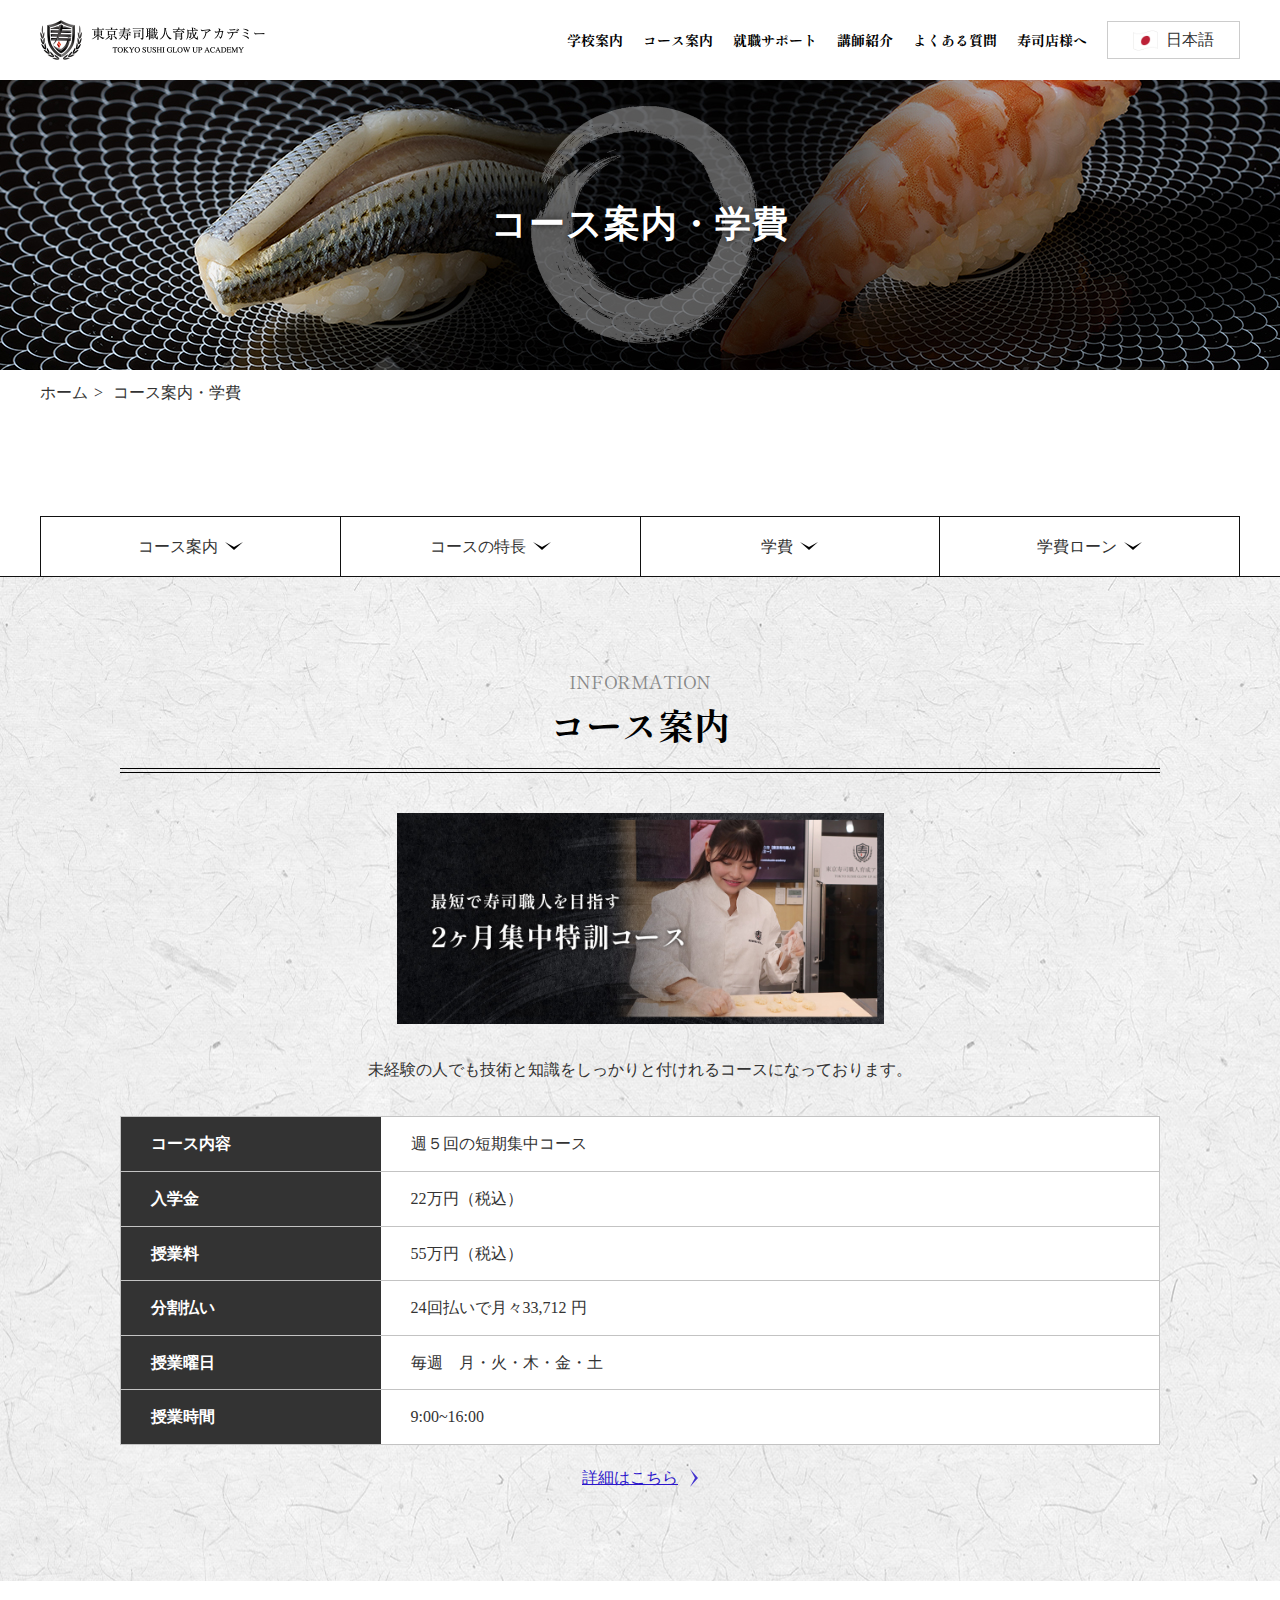
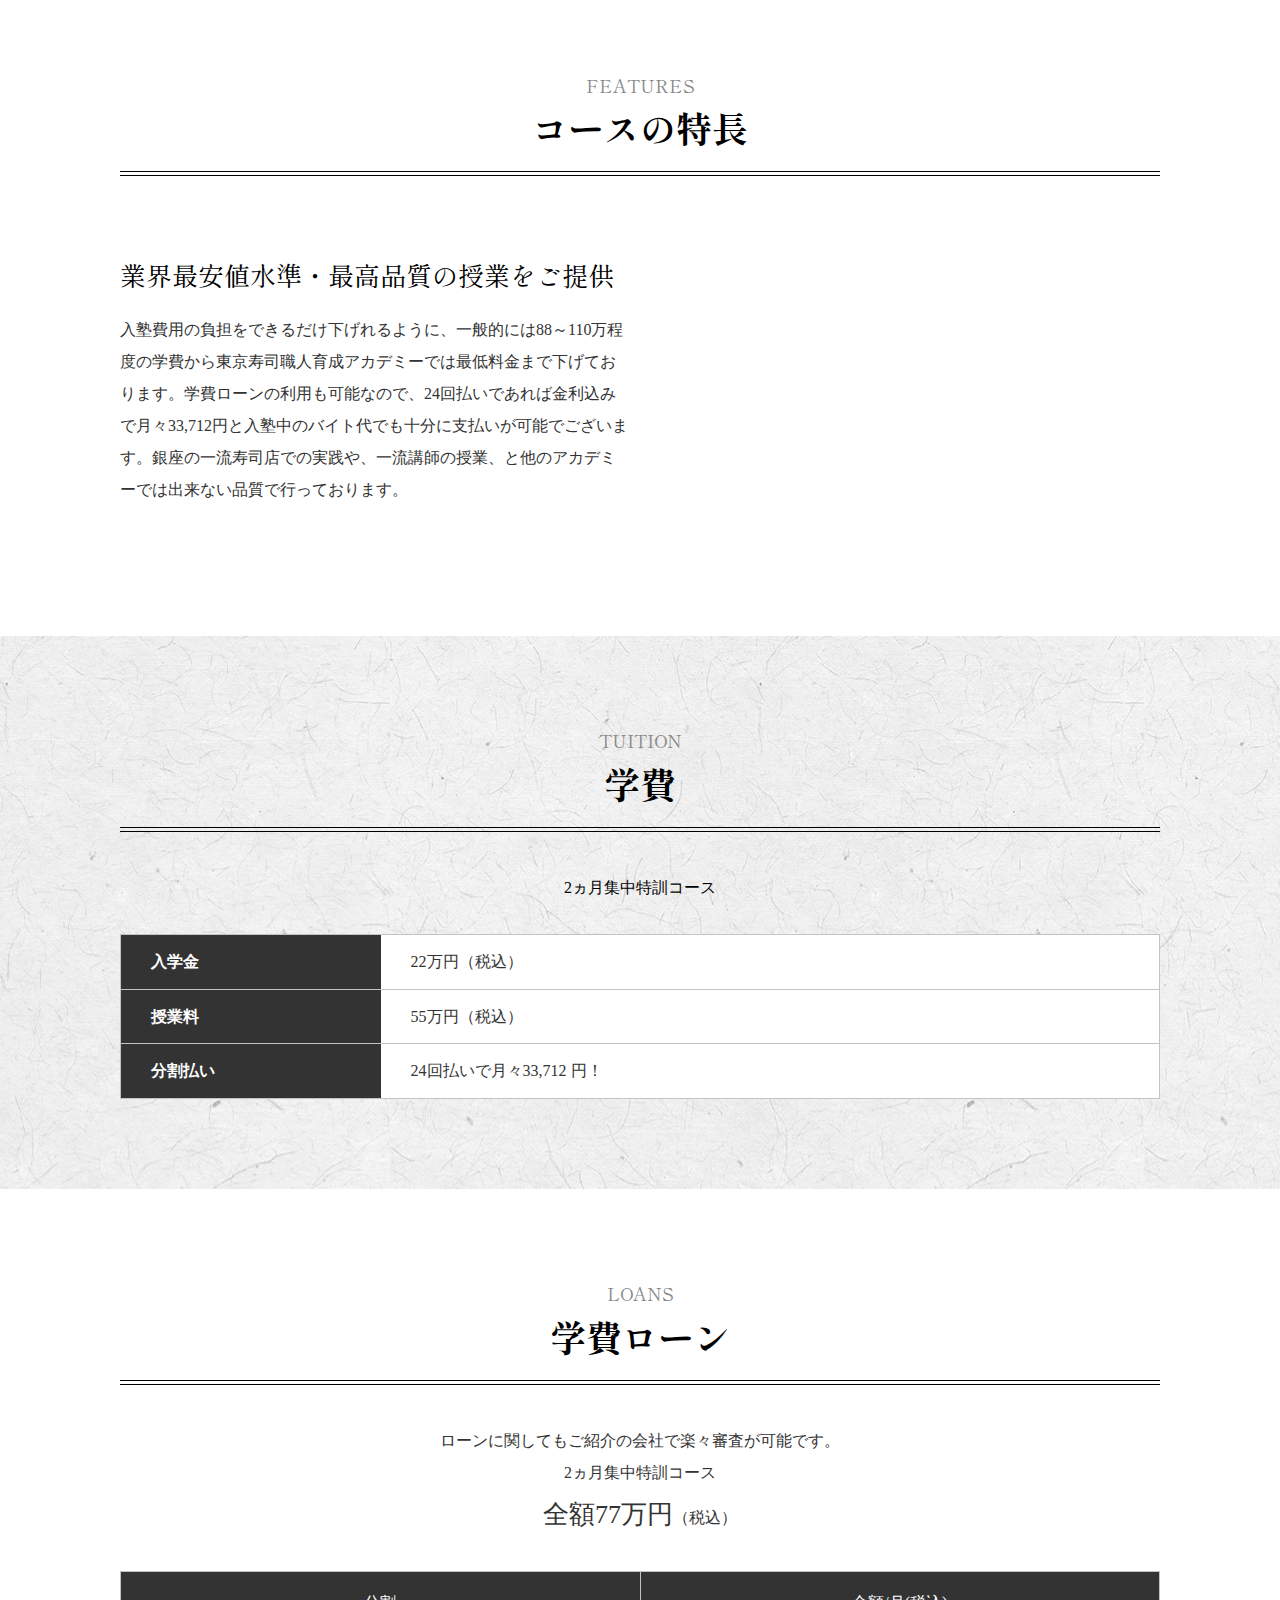
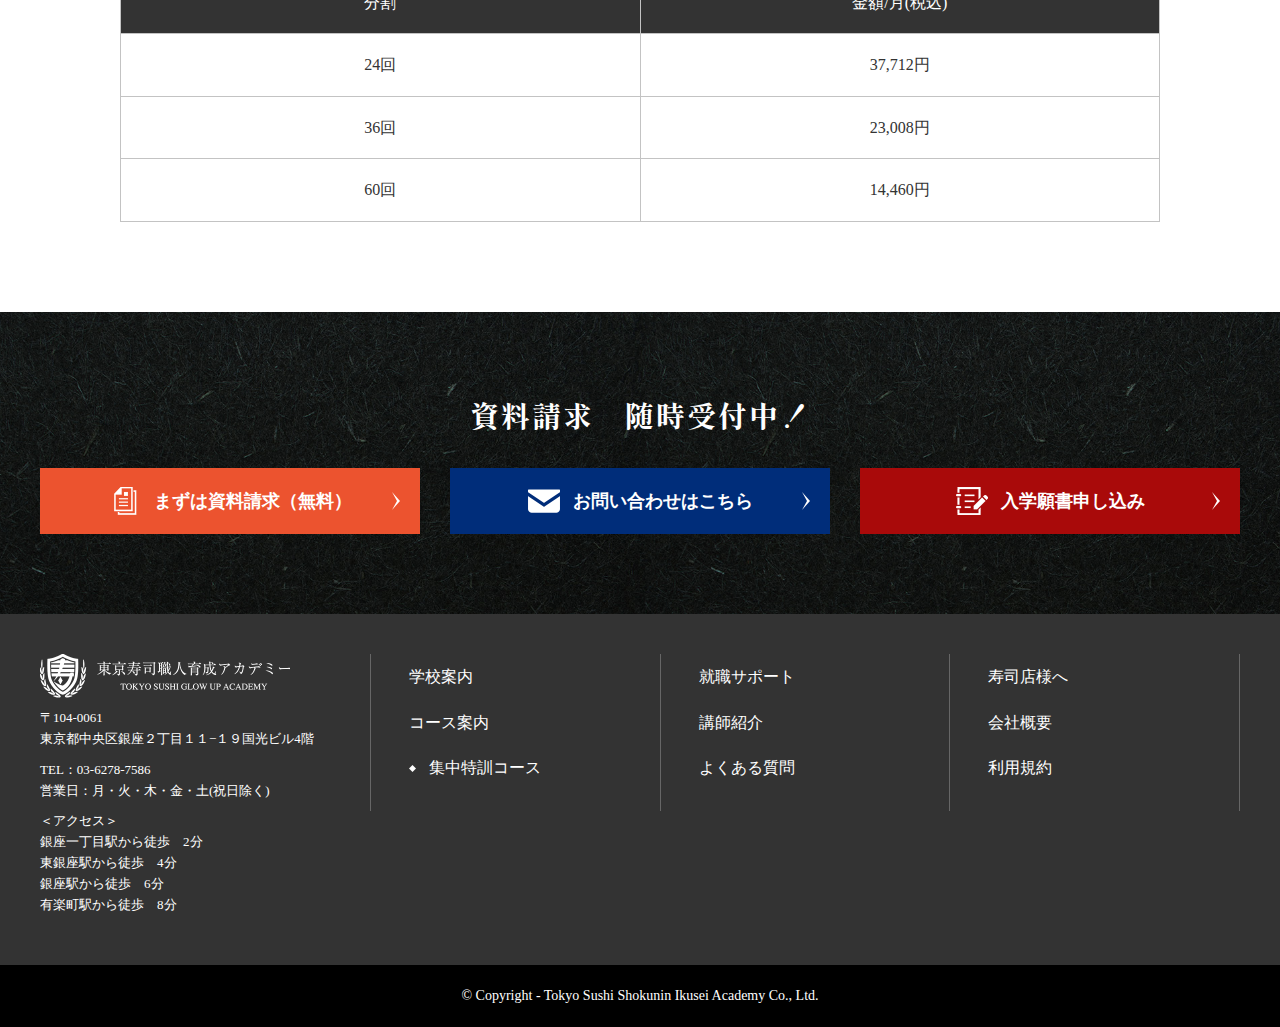
<file: courses-and-fees.html>
<!DOCTYPE html>
<html lang="en">
<head>
    <meta charset="UTF-8">
    <meta name="viewport" content="width=device-width,initial-scale=1.0,minimum-scale=1.0">
    <title>東京寿司職人育成アカデミー｜一流の職人に学ぶ寿司教室</title>
	<link rel="icon" href="img/favicon/cropped-sushi_favicon-32x32.png" sizes="32x32">
	<link rel="icon" href="img/favicon/cropped-sushi_favicon-192x192.png" sizes="192x192">
	<link rel="apple-touch-icon" href="img/favicon/cropped-sushi_favicon-180x180.png">
    <!-- font -->
    <link rel="preconnect" href="https://fonts.googleapis.com">
    <link rel="preconnect" href="https://fonts.gstatic.com" crossorigin="">
    <link href="https://fonts.googleapis.com/css2?family=Shippori+Mincho:wght@400;500;600;700;800&amp;display=swap" rel="stylesheet">
    <!-- css -->
    <link rel="stylesheet" href="style.css">
	<link rel="stylesheet" href="css/base.css">
	<link rel="stylesheet" href="css/content.css">
    <style>img:is([sizes="auto" i], [sizes^="auto," i]) { contain-intrinsic-size: 3000px 1500px }</style>
    <!-- javascript -->
	<script src="https://code.jquery.com/jquery-3.7.1.min.js" integrity="sha256-/JqT3SQfawRcv/BIHPThkBvs0OEvtFFmqPF/lYI/Cxo=" crossorigin="anonymous"></script>	
	<script src="js/common.js"></script>
	<script src="js/language.js"></script>
	<script src="js/url.js"></script>
    <script src="https://code.jquery.com/jquery-3.7.1.min.js" integrity="sha256-/JqT3SQfawRcv/BIHPThkBvs0OEvtFFmqPF/lYI/Cxo=" crossorigin="anonymous"></script>
</head>
<body class="page page_courses-and-fees page-courses-and-fees">
    <div id="wrapper">
        <header class="fixed">
            <div class="header_wrap">
                <div id="logo">
                    <a href="#/"><img src="img/common/logo.png" alt="一流の職人に学ぶ寿司教室"></a>
                </div>
                <nav class="header_menu pc">
                    <ul>
                        <li ><a key="school" href="access.html">学校案内</a></li>
                        <li ><a key="course" href="courses-and-fees.html">コース案内</a></li>
                        <li ><a key="placement" href="career.html">就職サポート</a></li>
                        <li ><a key="instructor" href="instructors.html">講師紹介</a></li>
                        <li ><a key="faq" href="faq.html">よくある質問</a></li>
                        <li ><a key="sushiOwners" href="sushi-owners.html">寿司店様へ</a></li>
                        <li >
                            <div class="custom-select">
                                <div class="selected-option">
                                  <img src="img/language/ja.png" alt=""> 日本語
                                </div>
                                <ul class="select-options">
                                  <li data-lang="ja"><img src="img/language/ja.png" alt=""> <span key="languageJa">日本語</span></li>
                                  <li data-lang="en"><img src="img/language/en.png" alt=""> <span key="languageEn">英語</span></li>
                                </ul>
                            </div>
                        </li>
                        <!-- <li class="language_en " > -->
                    </ul>
                </nav>
                
                <div id="trigger-menu" class="sp">
                    <span class="line"></span>
                    <span class="line"></span>
                    <span class="line"></span>
                </div>
                <div id="gnav_sp" class="sp">
                    <nav id="gnav">
                        <ul>
                        <li><a href="access.html">学校案内</a></li>
                        <li><a href="courses-and-fees.html">コース案内</a></li>
                        <li><a href="career.html">就職サポート</a></li>
                        <li><a href="instructors.html">講師紹介</a></li>
                        <li><a href="faq.html">よくある質問</a></li>
                        <li><a href="sushi-owners.html">寿司店様へ</a></li>
                        </ul>
                    </nav>
                </div>
                
            </div>
        </header>
        <div id="mvisual">
            <div class="mv_wrap">
                <h2 class="mv_text" key="course_fees">コース案内・学費</h2>
            </div>
        </div>
        <div class="breadcrumbs">
            <div class="container clearfix">
                <ul>
                    <li><a href="index.html" key="home">ホーム</a></li>
                    <li><span key="course_fees_title">コース案内・学費</span></li>
                </ul>
            </div>
        </div>
        <main>
            <article id="content">
                <section id="courses-sec">
                    <div class="container">
                        <ul class="courses_menu">
                            <li><a href="#information"><span key="course">コース案内</span></a></li>
                            <li><a href="#features"><span key="course_features">コースの特長</span></a></li>
                            <li><a href="#tuition"><span key="course_tuition">学費</span></a></li>
                            <li><a href="#loans"><span key="course_tuition_loan">学費ローン</span></a></li>
                        </ul>
                    </div>
                    <div id="information" class="section">
                        <div class="container-default">
                            <h2 class="tit_sub">
                                <span class="tit_en">information</span>
                                <span class="tit_jp" key="course">コース案内</span>
                            </h2>
                            <a href="intensive.html" class="bnr_link"><img decoding="async" src="img/index/bnr_course.jpg" alt="コース案内"></a>
                            <p class="txt_center" key="course_information">未経験の人でも技術と知識をしっかりと付けれるコースになっております。</p>
                            <table class="tb_style01">
                                <tbody><tr>
                                    <th key="course_centent">コース内容</th>
                                    <td key="course_centent_txt">週５回の短期集中コース</td>
                                </tr>
                                <tr>
                                    <th key="course_enrollment">入学金</th>
                                    <td key="course_enrollment_txt">22万円（税込）</td>
                                </tr>
                                <tr>
                                    <th key="course_fees">授業料</th>
                                    <td key="course_fees_txt">55万円（税込）</td>
                                </tr>
                                <tr>
                                    <th key="course_payment">分割払い</th>
                                    <td key="course_payment_txt">24回払いで月々33,712 円</td>
                                </tr>
                                <tr>
                                    <th key="course_day">授業曜日</th>
                                    <td key="course_day_txt">毎週　月・火・木・金・土</td>
                                </tr>
                                <tr>
                                    <th key="course_hours">授業時間</th>
                                    <td key="course_hours_txt">9:00~16:00</td>
                                </tr>
                            </tbody></table>
                            <a href="intensive.html" class="txt_link"><span key="details">詳細はこちら</span></a>
                        </div>
                    </div>
                    <div id="features" class="section">
                        <div class="container-default">
                            <h2 class="tit_sub">
                                <span class="tit_en">features</span>
                                <span class="tit_jp" key="course_features">コースの特長</span>
                            </h2>
                            <div class="case">
                                <img decoding="async" src="img/courses/ph_course01.jpg" alt="業界最安値水準・最高品質の授業をご提供">
                                <div class="pack">
                                    <h3 class="tit_sec" key="course_features_title">業界最安値水準・最高品質の授業をご提供</h3>
                                    <p key="course_features_txt">入塾費用の負担をできるだけ下げれるように、一般的には88～110万程度の学費から東京寿司職人育成アカデミーでは最低料金まで下げております。学費ローンの利用も可能なので、24回払いであれば金利込みで月々33,712円と入塾中のバイト代でも十分に支払いが可能でございます。銀座の一流寿司店での実践や、一流講師の授業、と他のアカデミーでは出来ない品質で行っております。</p>
                                </div>
                            </div>
                        </div>
                    </div>
                    <div id="tuition" class="section">
                        <div class="container-default">
                            <h2 class="tit_sub">
                                <span class="tit_en">tuition</span>
                                <span class="tit_jp" key="course_tuition">学費</span>
                            </h2>
                            <p class="txt_center" key="course_loans_txt2">2ヵ月集中特訓コース</p>
                            <table class="tb_style01">
                                <tbody><tr>
                                    <th key="course_enrollment">入学金</th>
                                    <td key="course_enrollment_txt">22万円（税込）</td>
                                </tr>
                                <tr>
                                    <th key="course_fees">授業料</th>
                                    <td key="course_fees_txt">55万円（税込）</td>
                                </tr>
                                <tr>
                                    <th key="course_payment">分割払い</th>
                                    <td key="course_payment_txt">24回払いで月々33,712 円！</td>
                                </tr>
                            </tbody></table>
                        </div>
                    </div>
                    <div id="loans" class="section">
                        <div class="container-default">
                            <h2 class="tit_sub">
                                <span class="tit_en">loans</span>
                                <span class="tit_jp" key="course_tuition_loan">学費ローン</span>
                            </h2>
                            <p class="txt_center" key="course_loans_txt1">ローンに関してもご紹介の会社で楽々審査が可能です。</p>
                            <p class="txt_center" key="course_loans_txt2">2ヵ月集中特訓コース</p>
                            <p class="txt_center txt_big" key="course_loans_fees">全額77万円<span class="sm">（税込）</span></p>
                            <table class="tb_style03">
                                <tbody><tr>
                                    <th key="course_loans_th1">分割</th>
                                    <th key="course_loans_th2">金額/月(税込)</th>
                                </tr>
                                <tr>
                                    <td key="course_loans_td1">24回</td>
                                    <td key="course_loans_td2">37,712円</td>
                                </tr>
                                <tr>
                                    <td key="course_loans_td3">36回</td>
                                    <td key="course_loans_td4">23,008円</td>
                                </tr>
                                <tr>
                                    <td key="course_loans_td5">60回</td>
                                    <td key="course_loans_td6">14,460円</td>
                                </tr>
                            </tbody></table>
                        </div>
                    </div>
                </section>
                
                <div class="cta_sec">
                    <div class="container">
                        <h2 class="tit_cta" key="course_loans_btn_title">資料請求　随時受付中！</h2>
                        <div class="btn_list_cta">
                            <a href="contact.html" class="btn_cta01"><span key="cta_sec_btn01">まずは資料請求（無料）</span></a>
                            <a href="contact.html/#tab03" class="btn_cta02"><span key="btn_cta02">お問い合わせはこちら</span></a>
                            <a href="contact.html/#tab02" class="btn_cta03"><span key="btn_cta03">入学願書申し込み</span></a>
                        </div>
                    </div>
                </div>
            </article>
        </main>
        <footer>
            <div class="f_wrap">
                <div class="container">
                    <div class="case">
                        <div id="f_logo">
                            <a class="logo_image" href="index.html"><img src="img/common/logo_footer.png" alt="sushi"></a>
                            <div class="f_details">
                                <p key="address">
                                    〒104-0061<br>
                                    東京都中央区銀座２丁目１１−１９国光ビル4階
                                </p>
                                <p key="tel">
                                    TEL：03-6278-7586<br>
                                    営業日：月・火・木・金・土(祝日除く)
                                </p>
                                <p key="access">
                                    ＜アクセス＞<br>
                                    銀座一丁目駅から徒歩　2分<br>
                                    東銀座駅から徒歩　4分<br>
                                    銀座駅から徒歩　6分<br>
                                    有楽町駅から徒歩　8分
                                </p>
                            </div>
                        </div>
                        <div class="f_links_wrap">
                            <div class="f_link_item">
                                <ul class="f_links">
                                    <li><a key="school" href="access.html">学校案内</a></li>
                                    <li class="sp"><a key="placement" href="career.html">就職サポート</a></li>
                                    <li>
                                        <a key="course" href="courses-and-fees.html">コース案内</a>
                                        <ul class="sub_f_links pc">
                                            <li><a key="intensive" href="intensive.html">集中特訓コース</a></li>
                                        </ul>
                                    </li>
                                    <li class="sp"><a key="intensive" href="intensive.html">集中特訓コース</a></li>
                                </ul>
                            </div>
                            <div class="f_link_item">
                                <ul class="f_links">
                                    <li class="pc"><a key="placement" href="career.html">就職サポート</a></li>
                                    <li><a key="instructor" href="instructors.html">講師紹介</a></li>
                                    <li><a key="faq" href="faq.html">よくある質問</a></li>
                                    <li class="sp"><a key="sushiOwners" href="sushi-owners.html">寿司店様へ</a></li>
                                    <li class="sp"><a key="company" href="company.html">会社概要</a></li>
                                </ul>
                            </div>
                            <div class="f_link_item">
                                <ul class="f_links">
                                    <li class="pc"><a key="sushiOwners" href="sushi-owners.html">寿司店様へ</a></li>
                                    <li class="pc"><a key="company" href="company.html">会社概要</a></li>
                                    <li><a key="tems" href="terms.html">利用規約</a></li>
                                </ul>
                            </div>
                            
                        </div>
                    </div>
                </div>
            </div>
            <div class="f_bottom">
                <div class="container">
                    <p class="copyright txt_center">© Copyright - Tokyo Sushi Shokunin Ikusei Academy Co., Ltd.</p>
                </div>
            </div>
        </footer>
    </div>
</body>
</html>
</file>
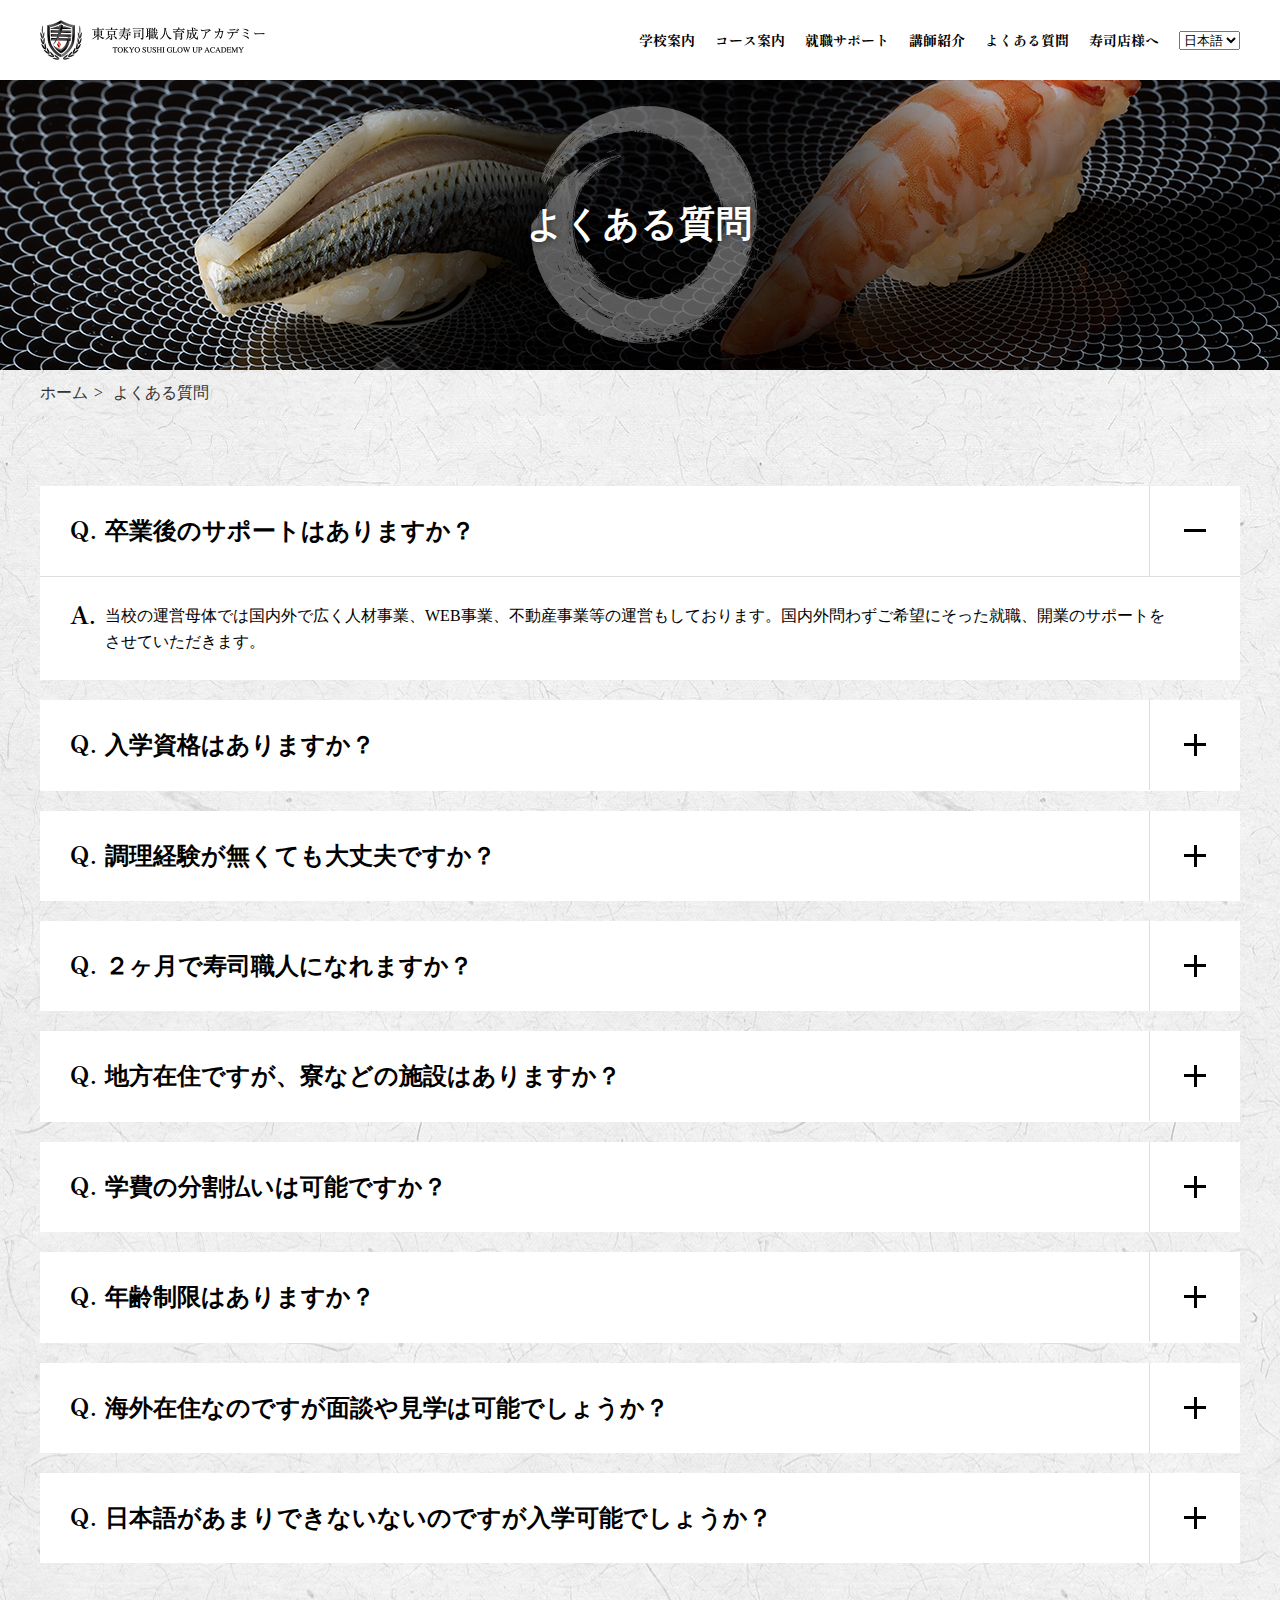
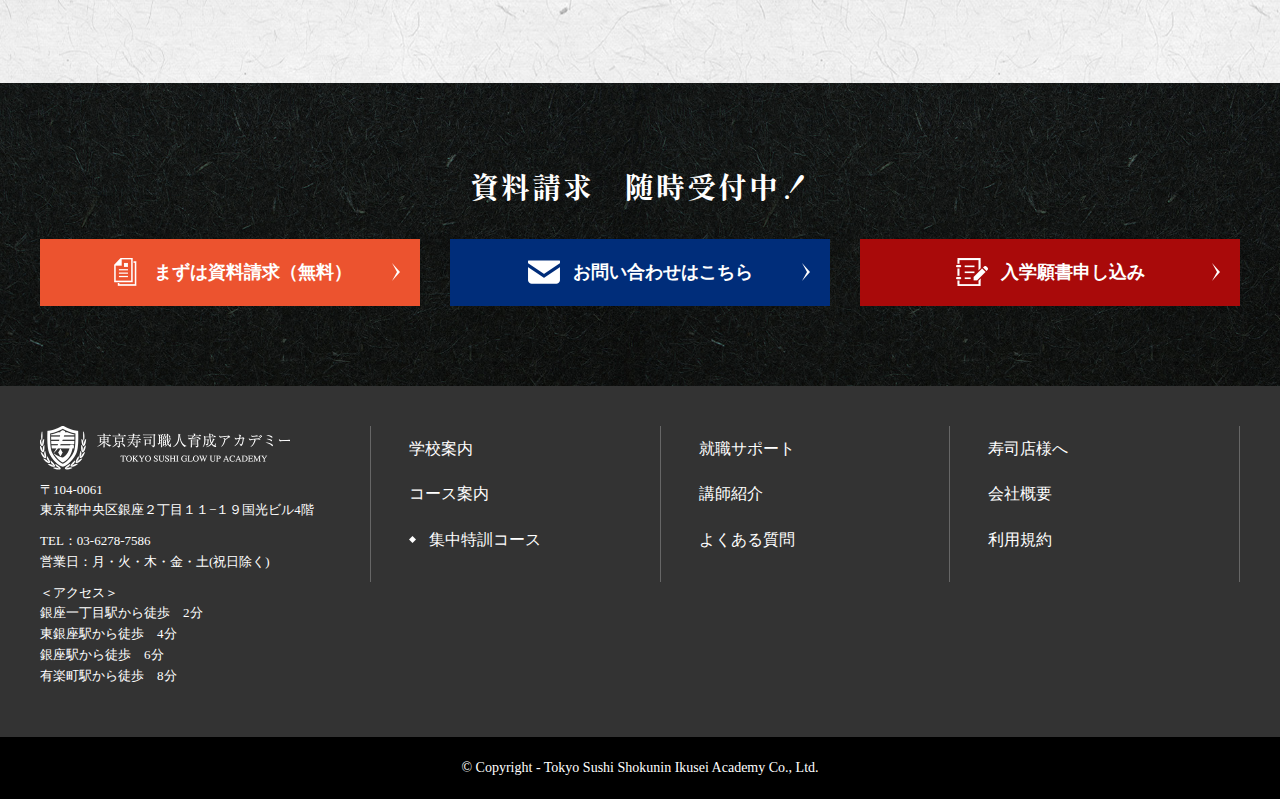
<file: faq.html>
<!DOCTYPE html>
<html lang="en">
<head>
    <meta charset="UTF-8">
    <meta name="viewport" content="width=device-width, initial-scale=1.0">
    <title>Document</title>

    <!-- font -->
    <link rel="preconnect" href="https://fonts.googleapis.com">
    <link rel="preconnect" href="https://fonts.gstatic.com" crossorigin="">
    <link href="https://fonts.googleapis.com/css2?family=Shippori+Mincho:wght@400;500;600;700;800&amp;display=swap" rel="stylesheet">
    <!-- css -->
    <link rel="stylesheet" href="css/base.css">
	<link rel="stylesheet" href="css/content.css">
    <script
    src="https://code.jquery.com/jquery-3.3.1.js"
    integrity="sha256-2Kok7MbOyxpgUVvAk/HJ2jigOSYS2auK4Pfzbm7uH60="
    crossorigin="anonymous">
</script>
    <script src="https://code.jquery.com/jquery-3.7.1.min.js" integrity="sha256-/JqT3SQfawRcv/BIHPThkBvs0OEvtFFmqPF/lYI/Cxo=" crossorigin="anonymous"></script>
</head>
<body class="page_faq">
    <div id="wrapper">
        <header class="">
			<div class="header_wrap">
				<div id="logo">
					<a href="index.html"><img src="img/logo.png" alt="一流の職人に学ぶ寿司教室"></a>
				</div>
				<nav class="header_menu pc">
					<ul>
						<li><a key="schoolGuide" href="access.html">学校案内</a></li>
						<li><a key="courseInformation" href="courses-and-fees.html">コース案内</a></li>
						<li><a key="employmentSupport" href="career.html">就職サポート</a></li>
						<li><a key="lecturerIntroduction" href="instructors.html">講師紹介</a></li>
						<li><a key="faq" href="faq.html">よくある質問</a></li>
						<li><a key="sushiRestaurants"  href="sushi-owners.html">寿司店様へ</a></li>
                        <li>
                            <select id="languageSelect">
                                <option key="languageJa" value="ja" selected="selected">日本語</option>
                                <option key="languageEn" value="en" >英語　</option>
                                
                            </select>
                        </li>
					</ul>
				</nav>
				
				<div id="trigger-menu" class="sp">
					<span class="line"></span>
					<span class="line"></span>
					<span class="line"></span>
				</div>
				<div id="gnav_sp" class="sp">
					<nav id="gnav">
						<ul>
						<li><a href="https://tssa.jp/access/">学校案内</a></li>
						<li><a href="https://tssa.jp/courses-and-fees/">コース案内</a></li>
						<li><a href="https://tssa.jp/career/">就職サポート</a></li>
						<li><a href="https://tssa.jp/instructors/">講師紹介</a></li>
						<li><a href="https://tssa.jp/faq/">よくある質問</a></li>
						<li><a href="https://tssa.jp/sushi-owners/">寿司店様へ</a></li>
						</ul>
					</nav>
				</div>
				
			</div>
		</header>
        <div id="mvisual">
            <div class="mv_wrap">
                <h2 class="mv_text">よくある質問</h2>
            </div>
        </div>
        <div class="breadcrumbs">
            <div class="container clearfix">
                <ul>
                    <li><a href="index.html">ホーム</a></li>
                    <li><span>よくある質問</span></li>
                </ul>
            </div>
        </div>
        <main>
            <article id="content">
                <div id="faq-sec">
                    <div class="container">
                        <div class="faq_wrap">
                            <dl>
                                <dt class="active">卒業後のサポートはありますか？</dt>
                                <dd style="display: block;">当校の運営母体では国内外で広く人材事業、WEB事業、不動産事業等の運営もしております。国内外問わずご希望にそった就職、開業のサポートをさせていただきます。</dd>
                            </dl>
                            <dl>
                                <dt>入学資格はありますか？</dt>
                                <dd>ございません。しっかり学んで卒業後はしっかり稼いでください。</dd>
                            </dl>
                            <dl>
                                <dt>調理経験が無くても大丈夫ですか？</dt>
                                <dd>
                                    当校では基礎から学んで頂きます。<br>
                                    包丁の握り方、道具の手入れから学んで頂きます。<br>
                                    また経験者の方々も普通は既製品に頼るようなものも手作り出来る様なカリキュラムを組んでおりますので新たな技術の習得が可能です。
                                </dd>
                            </dl>
                            <dl>
                                <dt>２ヶ月で寿司職人になれますか？</dt>
                                <dd>技術はもちろん寿司職人としての心構えからカウンターでの所作、英語での料理説明等、現場で通用するレベルまで習得して頂きます。</dd>
                            </dl>
                            <dl>
                                <dt>地方在住ですが、寮などの施設はありますか？</dt>
                                <dd>寮などの施設はございませんが、当校運営母体が不動産事業等も運営していますのでご相談ください。</dd>
                            </dl>
                            <dl>
                                <dt>学費の分割払いは可能ですか？</dt>
                                <dd>ローンの取り扱いがございますのでお気軽にお問い合わせください。</dd>
                            </dl>
                            <dl>
                                <dt>年齢制限はありますか？</dt>
                                <dd>ありません。やる気と元気があれば大丈夫です。</dd>
                            </dl>
                            <dl>
                                <dt>海外在住なのですが面談や見学は可能でしょうか？</dt>
                                <dd>オンラインにて可能です。お気軽にお問い合わせください。</dd>
                            </dl>
                            <dl>
                                <dt>日本語があまりできないないのですが入学可能でしょうか？</dt>
                                <dd>
                                    日本語ベースでの授業を行っていますが英語対応可能です。<br>
                                    お気軽にお問い合わせください。
                                </dd>
                            </dl>
                        </div>
                    </div>
                </div>
                <div class="cta_sec">
					<div class="container">
						<h2 class="tit_cta">資料請求　随時受付中！</h2>
						<div class="btn_list_cta">
							<a href="https://tssa.jp/contact/" class="btn_cta01"><span>まずは資料請求（無料）</span></a>
							<a href="https://tssa.jp/contact/#tab03" class="btn_cta02"><span>お問い合わせはこちら</span></a>
							<a href="https://tssa.jp/contact/#tab02" class="btn_cta03"><span>入学願書申し込み</span></a>
						</div>
					</div>
				</div>
            </article>
        </main>

        <footer>
            <div class="f_wrap">
                <div class="container">
                    <div class="case">
                        <div id="f_logo">
                            <a class="logo_image" href="https://tssa.jp/"><img src="img/logo_footer.png" alt="sushi"></a>
                            <div class="f_details">
                                <p>
                                    〒104-0061<br>
                                    東京都中央区銀座２丁目１１−１９国光ビル4階
                                </p>
                                <p>
                                    TEL：03-6278-7586<br>
                                    営業日：月・火・木・金・土(祝日除く)
                                </p>
                                <p>
                                    ＜アクセス＞<br>
                                    銀座一丁目駅から徒歩　2分<br>
                                    東銀座駅から徒歩　4分<br>
                                    銀座駅から徒歩　6分<br>
                                    有楽町駅から徒歩　8分
                                </p>
                            </div>
                        </div>
                        <div class="f_links_wrap">
                            <div class="f_link_item">
                                <ul class="f_links">
                                    <li><a href="https://tssa.jp/access/">学校案内</a></li>
                                    <li class="sp"><a href="https://tssa.jp/career/">就職サポート</a></li>
                                    <li>
                                        <a href="https://tssa.jp/courses-and-fees/">コース案内</a>
                                        <ul class="sub_f_links pc">
                                            <li><a href="https://tssa.jp/courses-and-fees/intensive">集中特訓コース</a></li>
                                        </ul>
                                    </li>
                                    <li class="sp"><a href="https://tssa.jp/courses-and-fees/intensive">集中特訓コース</a></li>
                                </ul>
                            </div>
                            <div class="f_link_item">
                                <ul class="f_links">
                                    <li class="pc"><a href="https://tssa.jp/career/">就職サポート</a></li>
                                    <li><a href="https://tssa.jp/instructors/">講師紹介</a></li>
                                    <li><a href="https://tssa.jp/faq/">よくある質問</a></li>
                                    <li class="sp"><a href="https://tssa.jp/sushi-owners/">寿司店様へ</a></li>
                                    <li class="sp"><a href="https://tssa.jp/company/">会社概要</a></li>
                                </ul>
                            </div>
                            <div class="f_link_item">
                                <ul class="f_links">
                                    <li class="pc"><a href="https://tssa.jp/sushi-owners/">寿司店様へ</a></li>
                                    <li class="pc"><a href="https://tssa.jp/company/">会社概要</a></li>
                                    <li><a href="https://tssa.jp/terms/">利用規約</a></li>
                                </ul>
                            </div>
                            
                        </div>
                    </div>
                </div>
            </div>
            <div class="f_bottom">
                <div class="container">
                    <p class="copyright txt_center">© Copyright - Tokyo Sushi Shokunin Ikusei Academy Co., Ltd.</p>
                </div>
            </div>
        </footer>
        <script src="js/language.js"></script>
        <script src="js/top.js"></script>
    </div>
</body>
</html>
</file>
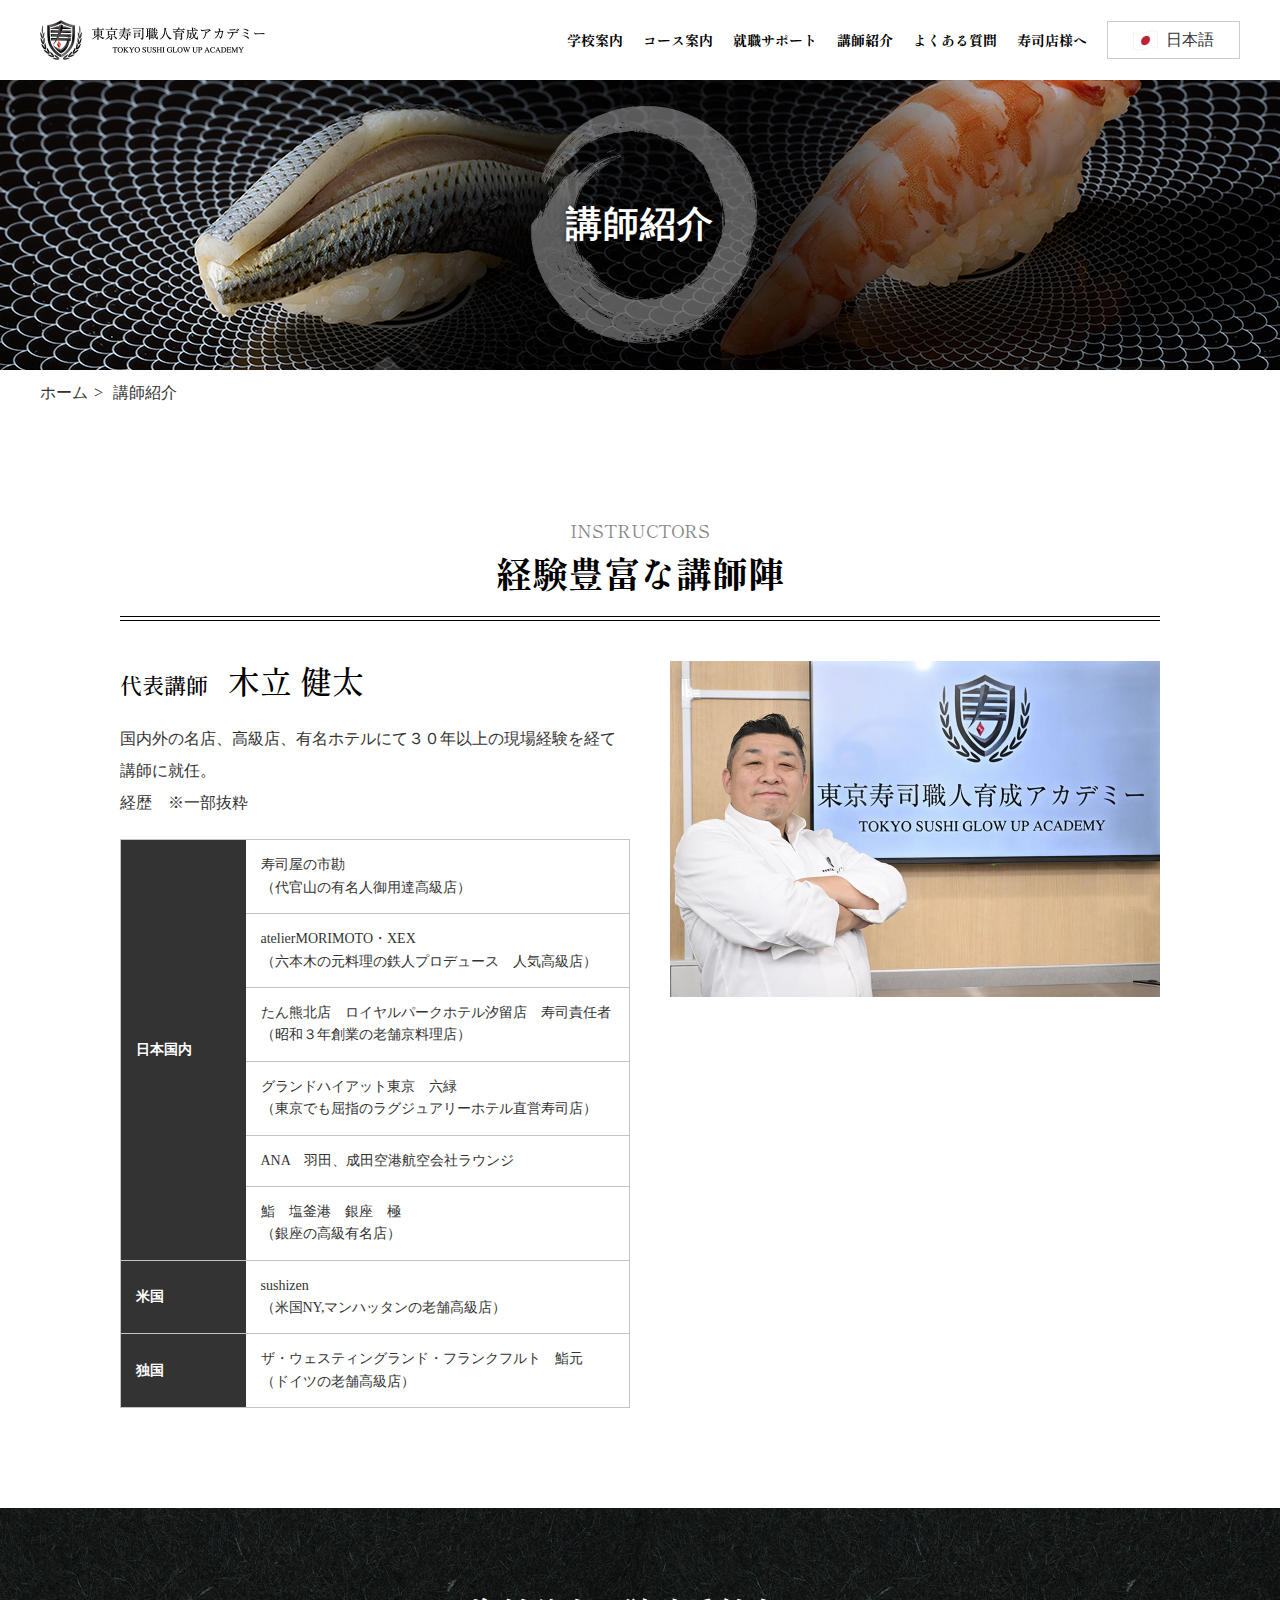
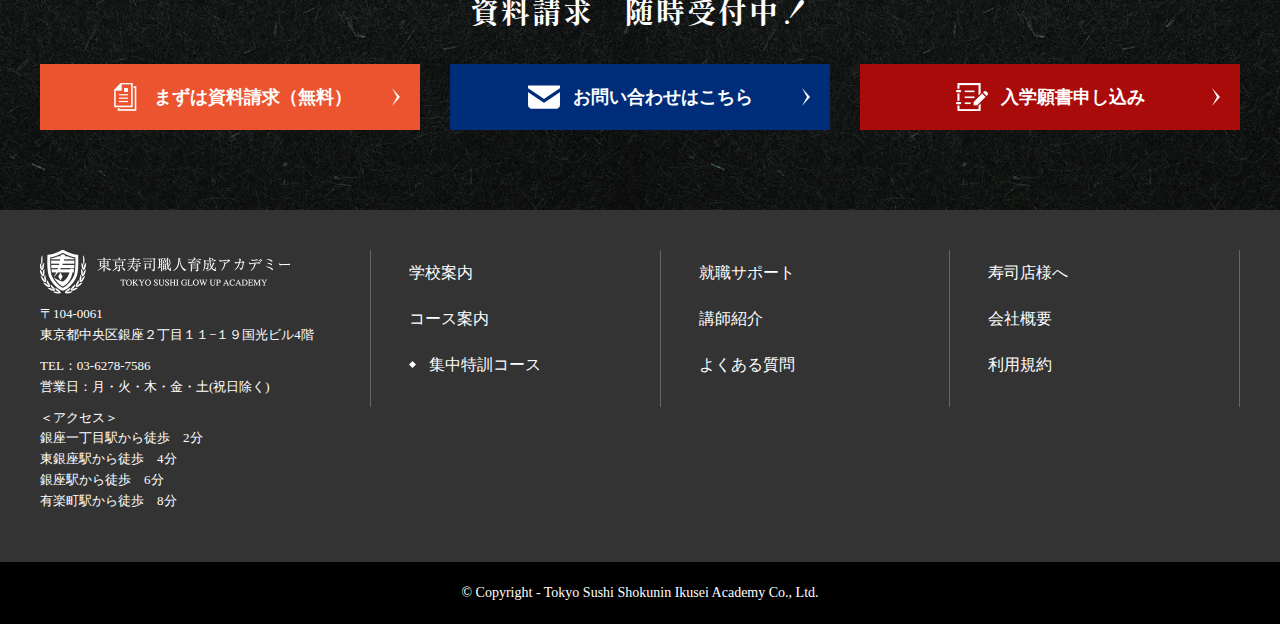
<file: instructors.html>
<!DOCTYPE html>
<html lang="en">
<head>
    <meta charset="UTF-8">
    <meta name="viewport" content="width=device-width,initial-scale=1.0,minimum-scale=1.0">
    <title>東京寿司職人育成アカデミー｜一流の職人に学ぶ寿司教室</title>
	<link rel="icon" href="img/favicon/cropped-sushi_favicon-32x32.png" sizes="32x32">
	<link rel="icon" href="img/favicon/cropped-sushi_favicon-192x192.png" sizes="192x192">
	<link rel="apple-touch-icon" href="img/favicon/cropped-sushi_favicon-180x180.png">
    <!-- font -->
    <link rel="preconnect" href="https://fonts.googleapis.com">
    <link rel="preconnect" href="https://fonts.gstatic.com" crossorigin="">
    <link href="https://fonts.googleapis.com/css2?family=Shippori+Mincho:wght@400;500;600;700;800&amp;display=swap" rel="stylesheet">
    <!-- css -->
    <link rel="stylesheet" href="style.css">
	<link rel="stylesheet" href="css/base.css">
	<link rel="stylesheet" href="css/content.css">
    <!-- javascript -->
	<script src="https://code.jquery.com/jquery-3.7.1.min.js" integrity="sha256-/JqT3SQfawRcv/BIHPThkBvs0OEvtFFmqPF/lYI/Cxo=" crossorigin="anonymous"></script>	
	<script src="js/common.js"></script>
	<script src="js/language.js"></script>
	<script src="js/url.js"></script>
</head>
<body class="page page_instructors page-instructors">
    <div id="wrapper">
        <header class="fixed">
            <div class="header_wrap">
                <div id="logo">
                    <a href="#/"><img src="img/common/logo.png" alt="一流の職人に学ぶ寿司教室"></a>
                </div>
                <nav class="header_menu pc">
                    <ul>
                        <li ><a key="school" href="access.html">学校案内</a></li>
                        <li ><a key="course" href="courses-and-fees.html">コース案内</a></li>
                        <li ><a key="placement" href="career.html">就職サポート</a></li>
                        <li ><a key="instructor" href="instructors.html">講師紹介</a></li>
                        <li ><a key="faq" href="faq.html">よくある質問</a></li>
                        <li ><a key="sushiOwners" href="sushi-owners.html">寿司店様へ</a></li>
                        <li >
                            <div class="custom-select">
                                <div class="selected-option">
                                  <img src="img/language/ja.png" alt=""> 日本語
                                </div>
                                <ul class="select-options">
                                  <li data-lang="ja"><img src="img/language/ja.png" alt=""> <span key="languageJa">日本語</span></li>
                                  <li data-lang="en"><img src="img/language/en.png" alt=""> <span key="languageEn">英語</span></li>
                                </ul>
                            </div>
                        </li>
                        <!-- <li class="language_en " > -->
                    </ul>
                </nav>
                
                <div id="trigger-menu" class="sp">
                    <span class="line"></span>
                    <span class="line"></span>
                    <span class="line"></span>
                </div>
                <div id="gnav_sp" class="sp">
                    <nav id="gnav">
                        <ul>
                        <li><a key="school" href="access.html">学校案内</a></li>
                        <li><a key="course" href="courses-and-fees.html">コース案内</a></li>
                        <li><a key="placement" href="career.html">就職サポート</a></li>
                        <li><a key="instructor" href="instructors.html">講師紹介</a></li>
                        <li><a key="faq" href="faq.html">よくある質問</a></li>
                        <li><a key="sushiOwners" href="sushi-owners.html">寿司店様へ</a></li>
                        </ul>
                    </nav>
                </div>
                
            </div>
        </header>
        <div id="mvisual">
            <div class="mv_wrap">
                <h2 class="mv_text" key="instructor">講師紹介</h2>
            </div>
        </div>
        <div class="breadcrumbs">
            <div class="container clearfix">
                <ul>
                    <li><a href="index.html" key="home">ホーム</a></li>
                    <li><span key="instructor">講師紹介</span></li>
                </ul>
            </div>
        </div>
        <main>
            <article id="content">
                <section id="instructors-sec">
                    <div class="container">
                        <h2 class="tit_sub">
                            <span class="tit_en">instructors</span>
                            <span class="tit_jp" key="instructor_jp">経験豊富な講師陣</span>
                        </h2>
                        <div class="case">
                            <img decoding="async" src="img/instructors/ph_instructors01.jpg" alt="経験豊富な講師陣">
                            <div class="pack">
                                <h3 class="tit_sec"><span class="sm" key="instructor_represent">代表講師</span><span key="instructor_represent_name">木立 健太</span></h3>
                                <p key="instructor_represent_txt1">国内外の名店、高級店、有名ホテルにて３０年以上の現場経験を経て講師に就任。</p>
                                <p key="instructor_represent_txt2">経歴　※一部抜粋</p>
                                <table class="tb_style01">
                                    <tbody><tr>
                                        <th rowspan="6" key="instructor_th1">日本国内</th>
                                        <td key="instructor_td1">
                                            寿司屋の市勘<br>
                                            （代官山の有名人御用達高級店）
                                        </td>
                                    </tr>
                                    <tr>
                                        <td key="instructor_td2">
                                            atelierMORIMOTO・XEX<br>
                                            （六本木の元料理の鉄人プロデュース　人気高級店）
                                        </td>
                                    </tr>
                                    <tr>
                                        <td key="instructor_td3">
                                            たん熊北店　ロイヤルパークホテル汐留店　寿司責任者<br>
                                            （昭和３年創業の老舗京料理店）
                                        </td>
                                    </tr>
                                    <tr>
                                        <td key="instructor_td4">
                                            グランドハイアット東京　六緑<br>
                                            （東京でも屈指のラグジュアリーホテル直営寿司店）
                                        </td>
                                    </tr>
                                    <tr>
                                        <td key="instructor_td5">ANA　羽田、成田空港航空会社ラウンジ</td>
                                    </tr>
                                    <tr>
                                        <td key="instructor_td6">
                                            鮨　塩釜港　銀座　極<br>
                                            （銀座の高級有名店）
                                        </td>
                                    </tr>
                                    <tr>
                                        <th key="instructor_th2">米国</th>
                                        <td key="instructor_td7">
                                            sushizen<br>
                                            （米国NY,マンハッタンの老舗高級店）
                                        </td>
                                    </tr>
                                    <tr>
                                        <th key="instructor_th3">独国</th>
                                        <td key="instructor_td8">
                                            ザ・ウェスティングランド・フランクフルト　鮨元<br>
                                            （ドイツの老舗高級店）
                                        </td>
                                    </tr>
                                </tbody></table>
                            </div>
                        </div>
                    </div>
                </section>
                <div class="cta_sec">
                    <div class="container">
                        <h2 class="tit_cta" key="course_loans_btn_title">資料請求　随時受付中！</h2>
                        <div class="btn_list_cta">
                            <a href="contact.html" class="btn_cta01"><span key="cta_sec_btn01">まずは資料請求（無料）</span></a>
                            <a href="contact.html/#tab03" class="btn_cta02" key="btn_cta02"><span>お問い合わせはこちら</span></a>
                            <a href="contact.html/#tab02" class="btn_cta03"><span key="btn_cta03">入学願書申し込み</span></a>
                        </div>
                    </div>
                </div>
            </article>
        </main>

        <footer>
            <div class="f_wrap">
                <div class="container">
                    <div class="case">
                        <div id="f_logo">
                            <a class="logo_image" href="index.html"><img src="img/common/logo_footer.png" alt="sushi"></a>
                            <div class="f_details">
                                <p key="address">
                                    〒104-0061<br>
                                    東京都中央区銀座２丁目１１−１９国光ビル4階
                                </p>
                                <p key="tel">
                                    TEL：03-6278-7586<br>
                                    営業日：月・火・木・金・土(祝日除く)
                                </p>
                                <p key="access">
                                    ＜アクセス＞<br>
                                    銀座一丁目駅から徒歩　2分<br>
                                    東銀座駅から徒歩　4分<br>
                                    銀座駅から徒歩　6分<br>
                                    有楽町駅から徒歩　8分
                                </p>
                            </div>
                        </div>
                        <div class="f_links_wrap">
                            <div class="f_link_item">
                                <ul class="f_links">
                                    <li><a key="school" href="access.html">学校案内</a></li>
                                    <li class="sp"><a key="placement" href="career.html">就職サポート</a></li>
                                    <li>
                                        <a key="course" href="courses-and-fees.html">コース案内</a>
                                        <ul class="sub_f_links pc">
                                            <li><a key="intensive" href="intensive.html">集中特訓コース</a></li>
                                        </ul>
                                    </li>
                                    <li class="sp"><a key="intensive" href="intensive.html">集中特訓コース</a></li>
                                </ul>
                            </div>
                            <div class="f_link_item">
                                <ul class="f_links">
                                    <li class="pc"><a key="placement" href="career.html">就職サポート</a></li>
                                    <li><a key="instructor" href="instructors.html">講師紹介</a></li>
                                    <li><a key="faq" href="faq.html">よくある質問</a></li>
                                    <li class="sp"><a key="sushiOwners" href="sushi-owners.html">寿司店様へ</a></li>
                                    <li class="sp"><a key="company" href="company.html">会社概要</a></li>
                                </ul>
                            </div>
                            <div class="f_link_item">
                                <ul class="f_links">
                                    <li class="pc"><a key="sushiOwners" href="sushi-owners.html">寿司店様へ</a></li>
                                    <li class="pc"><a key="company" href="company.html">会社概要</a></li>
                                    <li><a key="tems" href="terms.html">利用規約</a></li>
                                </ul>
                            </div>
                            
                        </div>
                    </div>
                </div>
            </div>
            <div class="f_bottom">
                <div class="container">
                    <p class="copyright txt_center">© Copyright - Tokyo Sushi Shokunin Ikusei Academy Co., Ltd.</p>
                </div>
            </div>
        </footer>
    </div>
</body>
</html>
</file>
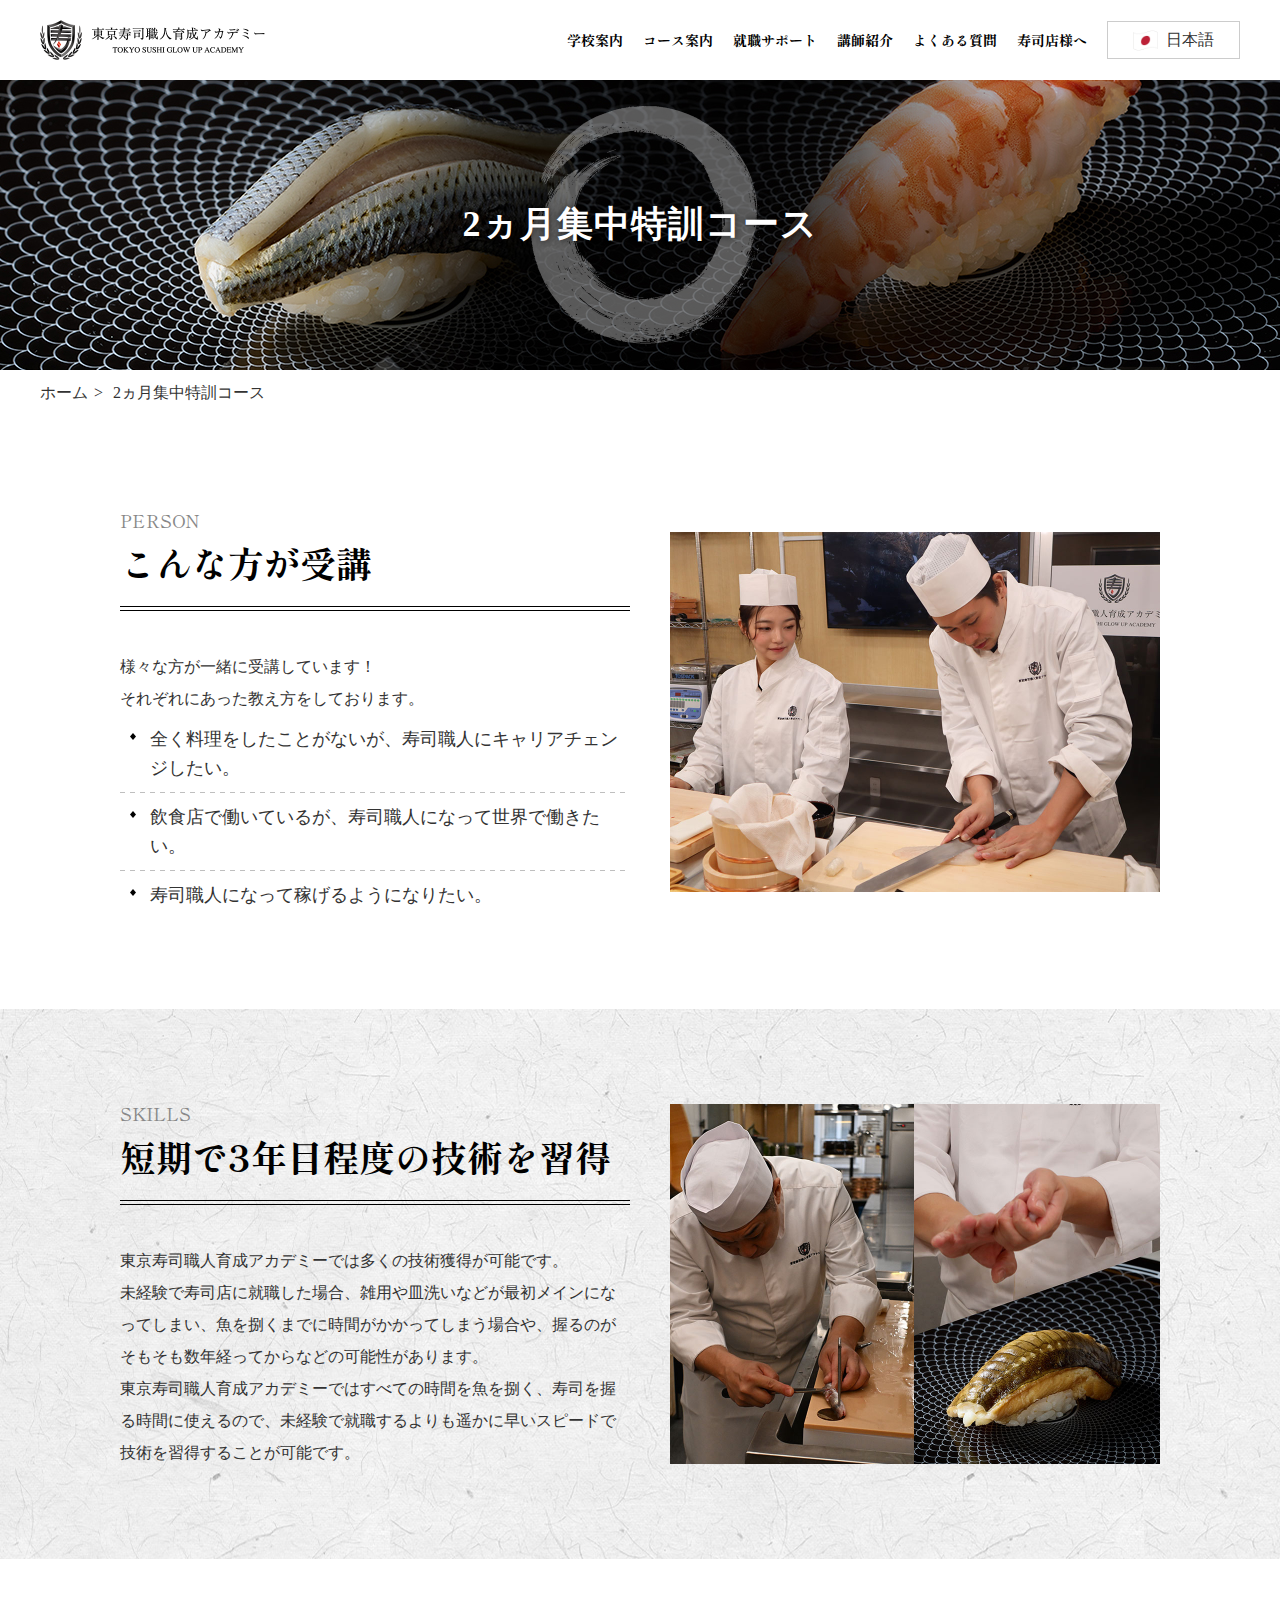
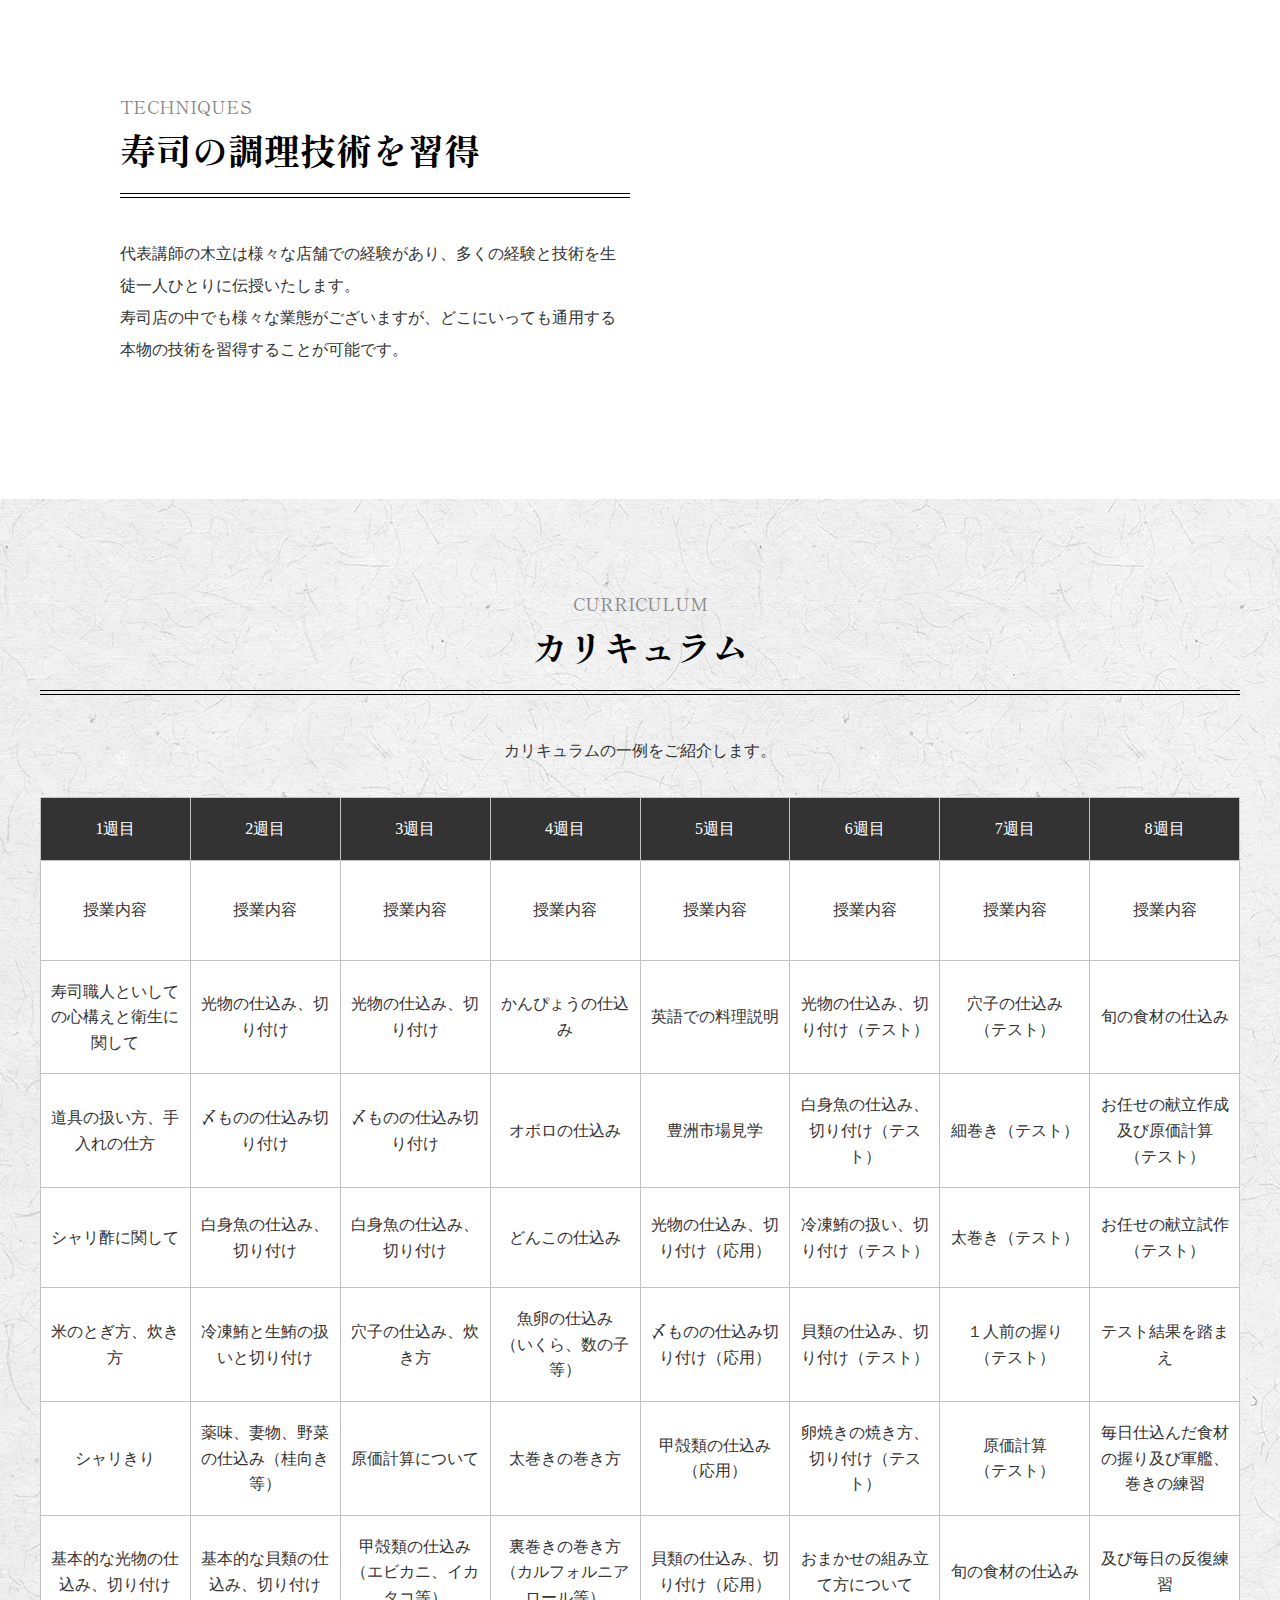
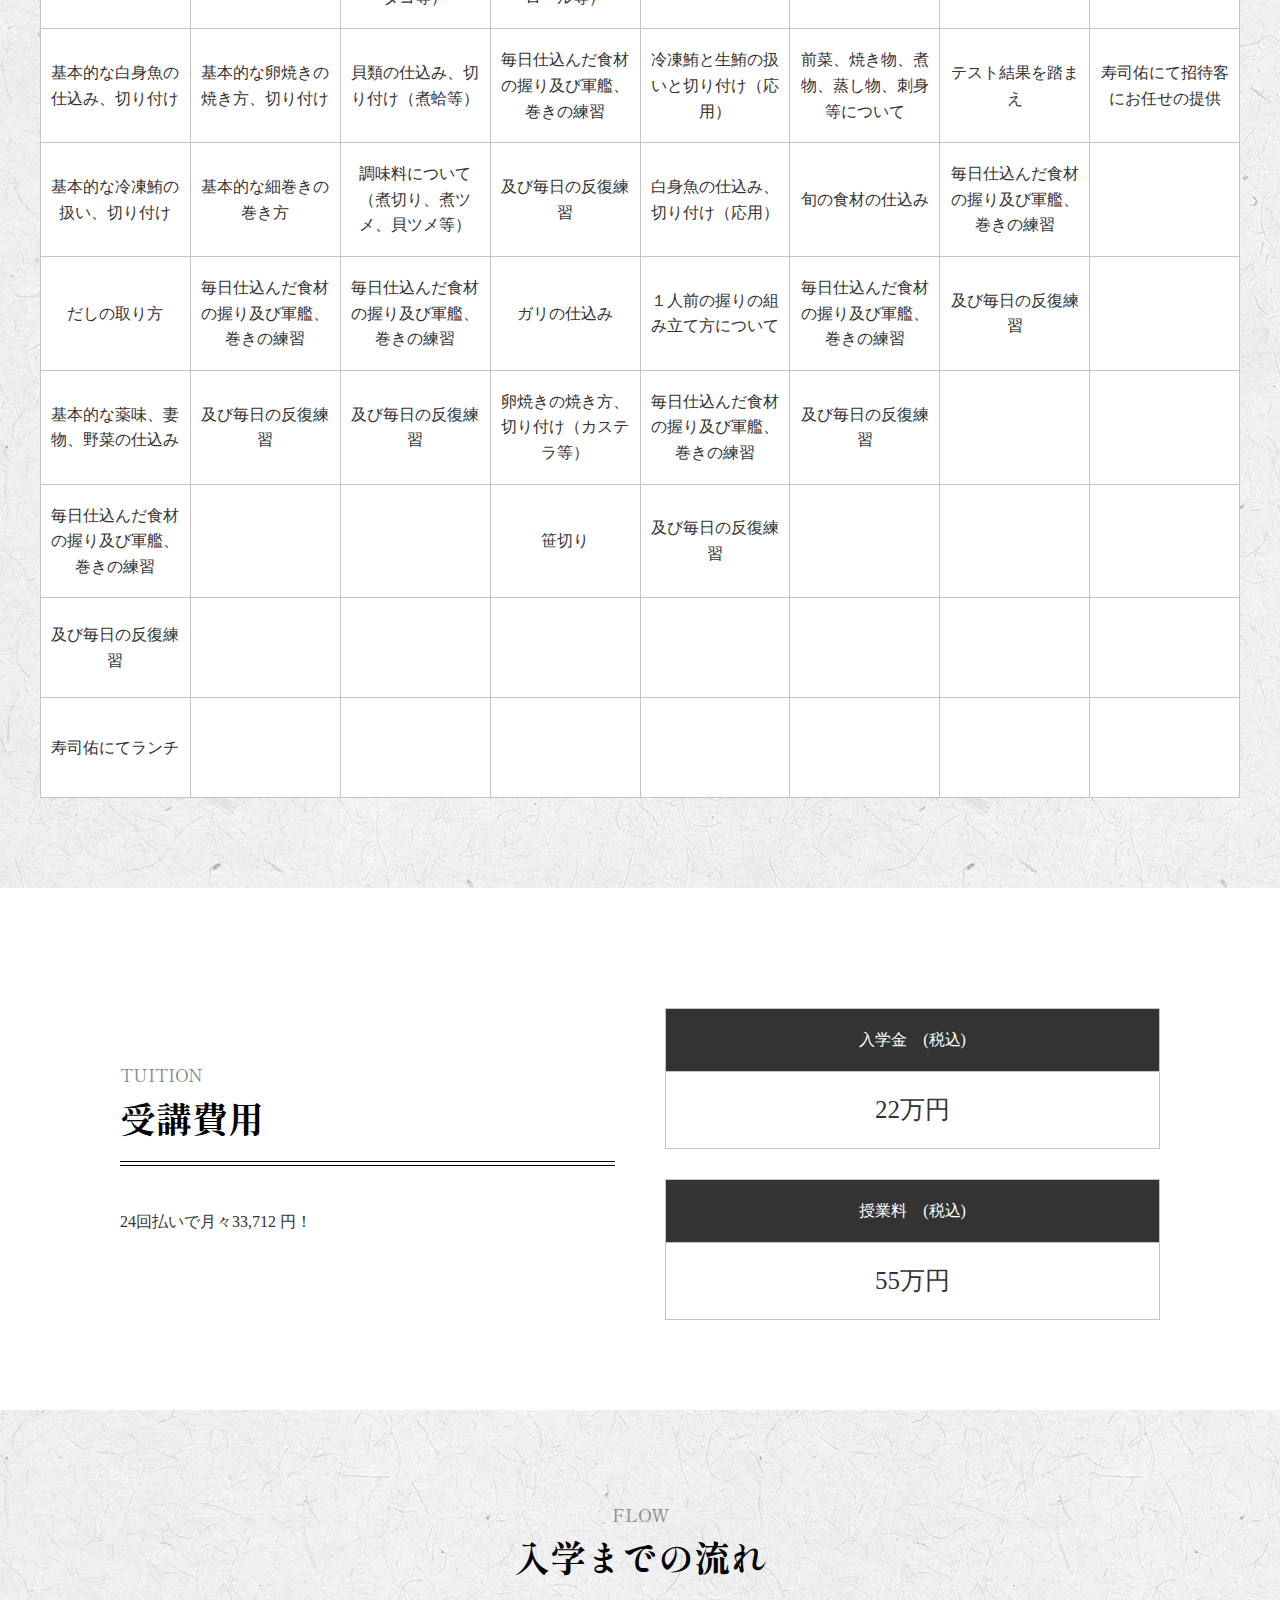
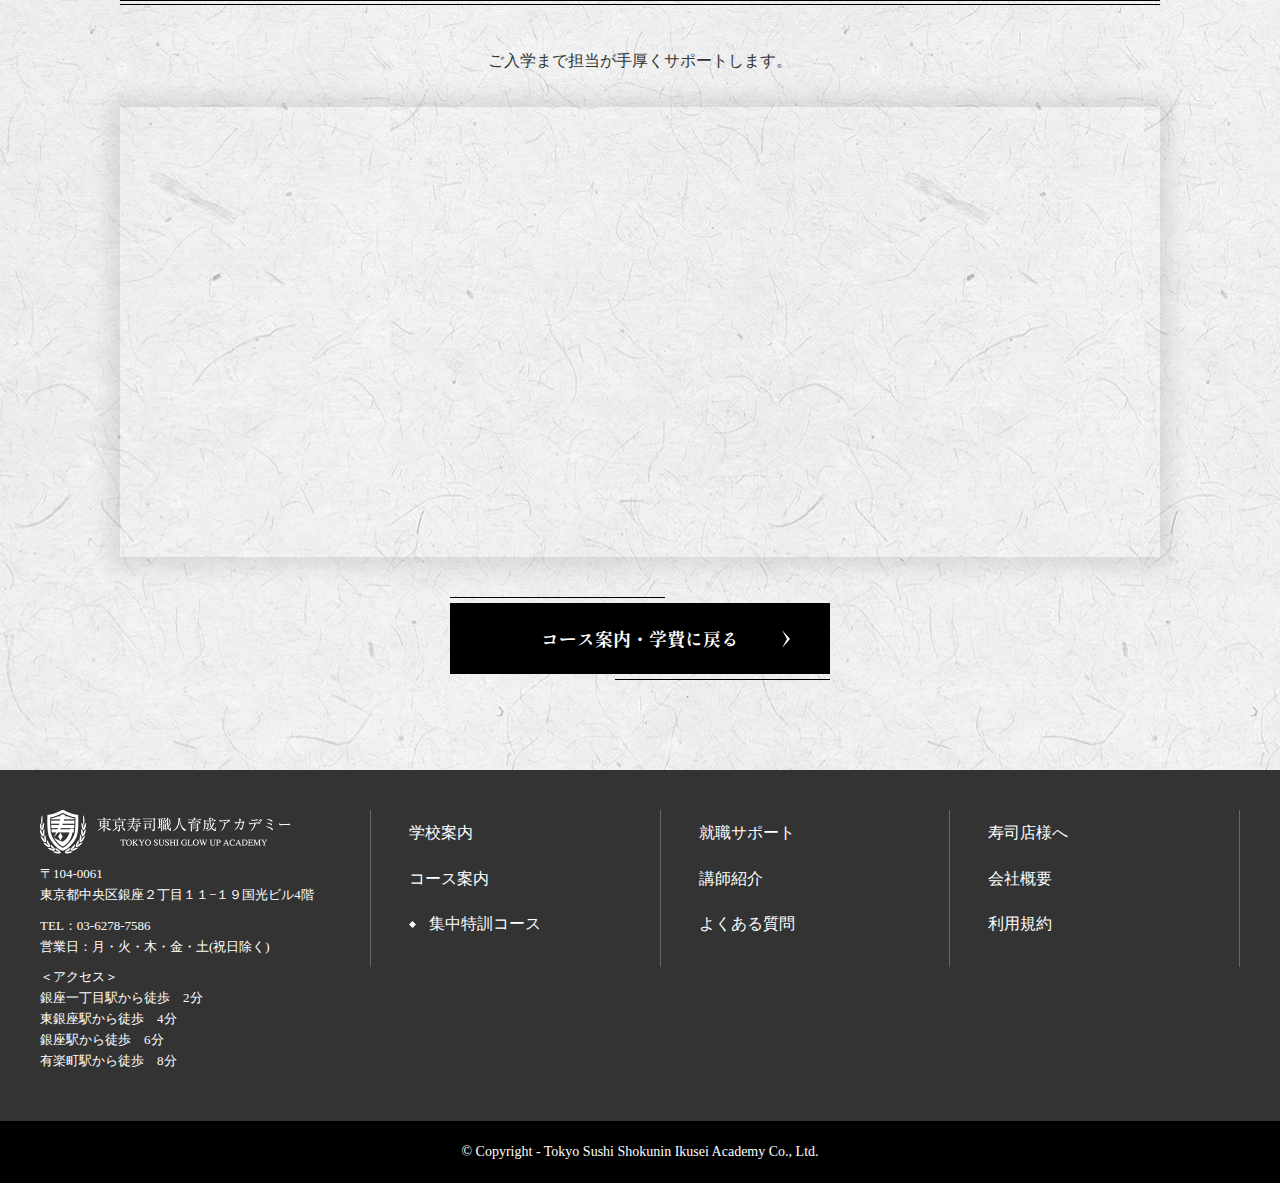
<file: intensive.html>
<!DOCTYPE html>
<html lang="en">
<head>
    <meta charset="UTF-8">
    <meta name="viewport" content="width=device-width,initial-scale=1.0,minimum-scale=1.0">
    <title>東京寿司職人育成アカデミー｜一流の職人に学ぶ寿司教室</title>
	<link rel="icon" href="img/favicon/cropped-sushi_favicon-32x32.png" sizes="32x32">
	<link rel="icon" href="img/favicon/cropped-sushi_favicon-192x192.png" sizes="192x192">
	<link rel="apple-touch-icon" href="img/favicon/cropped-sushi_favicon-180x180.png">
    <!-- font -->
    <link rel="preconnect" href="https://fonts.googleapis.com">
    <link rel="preconnect" href="https://fonts.gstatic.com" crossorigin="">
    <link href="https://fonts.googleapis.com/css2?family=Shippori+Mincho:wght@400;500;600;700;800&amp;display=swap" rel="stylesheet">
    <!-- css -->
    <link rel="stylesheet" href="style.css">
	<link rel="stylesheet" href="css/base.css">
	<link rel="stylesheet" href="css/content.css">
    <!-- javascript -->
	<script src="https://code.jquery.com/jquery-3.7.1.min.js" integrity="sha256-/JqT3SQfawRcv/BIHPThkBvs0OEvtFFmqPF/lYI/Cxo=" crossorigin="anonymous"></script>	
	<script src="js/common.js"></script>
    <script src="js/table.js"></script>
	<script src="js/language.js"></script>
	<script src="js/url.js"></script>
</head>
<body class="page page_intensive page-intensive">
    <div id="wrapper">
        <header class="fixed">
            <div class="header_wrap">
                <div id="logo">
                    <a href="#/"><img src="img/common/logo.png" alt="一流の職人に学ぶ寿司教室"></a>
                </div>
                <nav class="header_menu pc">
                    <ul>
                        <li ><a key="school" href="access.html">学校案内</a></li>
                        <li ><a key="course" href="courses-and-fees.html">コース案内</a></li>
                        <li ><a key="placement" href="career.html">就職サポート</a></li>
                        <li ><a key="instructor" href="instructors.html">講師紹介</a></li>
                        <li ><a key="faq" href="faq.html">よくある質問</a></li>
                        <li ><a key="sushiOwners" href="sushi-owners.html">寿司店様へ</a></li>
                        <li >
                            <div class="custom-select">
                                <div class="selected-option">
                                  <img src="img/language/ja.png" alt=""> 日本語
                                </div>
                                <ul class="select-options">
                                  <li data-lang="ja"><img src="img/language/ja.png" alt=""> <span key="languageJa">日本語</span></li>
                                  <li data-lang="en"><img src="img/language/en.png" alt=""> <span key="languageEn">英語</span></li>
                                </ul>
                            </div>
                        </li>
                        <!-- <li class="language_en " > -->
                    </ul>
                </nav>
                
                <div id="trigger-menu" class="sp">
                    <span class="line"></span>
                    <span class="line"></span>
                    <span class="line"></span>
                </div>
                <div id="gnav_sp" class="sp">
                    <nav id="gnav">
                        <ul>
                        <li><a key="school" href="access.html">学校案内</a></li>
                        <li><a key="course" href="courses-and-fees.html">コース案内</a></li>
                        <li><a key="placement" href="career.html">就職サポート</a></li>
                        <li><a key="instructor" href="instructors.html">講師紹介</a></li>
                        <li><a key="faq" href="faq.html">よくある質問</a></li>
                        <li><a key="sushiOwners" href="sushi-owners.html">寿司店様へ</a></li>
                        </ul>
                    </nav>
                </div>
                
            </div>
        </header>
        <div id="mvisual">
            <div class="mv_wrap">
                <h2 class="mv_text" key="course_loans_txt2">2ヵ月集中特訓コース</h2>
            </div>
        </div>
        <div class="breadcrumbs">
            <div class="container clearfix">
                <ul>
                    <li><a href="index.html" key="home">ホーム</a></li>
                    <li><span key="course_loans_txt2">2ヵ月集中特訓コース</span></li>
                </ul>
            </div>
        </div>
        <main>
            <article id="content">
                <section id="person" class="section">
                    <div class="container-default">
                        <div class="case">
                            <img decoding="async" src="img/intensive/ph_intensive01.jpg" alt="こんな方が受講">
                            <div class="pack">
                                <h2 class="tit_sub">
                                    <span class="tit_en">person</span>
                                    <span class="tit_jp" key="intensive_person">こんな方が受講</span>
                                </h2>
                                <p key="intensive_person_txt">
                                    様々な方が一緒に受講しています！<br>
                                    それぞれにあった教え方をしております。
                                </p>
                                <ul class="list_style02">
                                    <li key="intensive_person_li1">全く料理をしたことがないが、寿司職人にキャリアチェンジしたい。</li>
                                    <li key="intensive_person_li2">飲食店で働いているが、寿司職人になって世界で働きたい。</li>
                                    <li key="intensive_person_li3">寿司職人になって稼げるようになりたい。</li>
                                </ul>
                            </div>
                        </div>
                    </div>
                </section>
                <section id="skills" class="section alt_section">
                    <div class="container-default">
                        <div class="case">
                            <img decoding="async" src="img/intensive/ph_intensive02.jpg" alt="短期で3年目程度の技術を習得">
                            <div class="pack">
                                <h2 class="tit_sub">
                                    <span class="tit_en">skills</span>
                                    <span class="tit_jp" key="intensive_skills">短期で3年目程度の技術を習得</span>
                                </h2>
                                <p key="intensive_skills_content">
                                    東京寿司職人育成アカデミーでは多くの技術獲得が可能です。<br>
                                    未経験で寿司店に就職した場合、雑用や皿洗いなどが最初メインになってしまい、魚を捌くまでに時間がかかってしまう場合や、握るのがそもそも数年経ってからなどの可能性があります。<br>
                                    東京寿司職人育成アカデミーではすべての時間を魚を捌く、寿司を握る時間に使えるので、未経験で就職するよりも遥かに早いスピードで技術を習得することが可能です。
                                </p>
                            </div>
                        </div>
                    </div>
                </section>
                <section id="techniques" class="section">
                    <div class="container-default">
                        <div class="case">
                            <img decoding="async" src="img/intensive/ph_intensive03.jpg" alt="寿司の調理技術を習得"> 
                            <div class="pack">
                                <h2 class="tit_sub">
                                    <span class="tit_en">techniques</span>
                                    <span class="tit_jp" key="intensive_techniques">寿司の調理技術を習得</span>
                                </h2>
                                <p key="intensive_techniques_content">
                                    代表講師の木立は様々な店舗での経験があり、多くの経験と技術を生徒一人ひとりに伝授いたします。<br>
                                    寿司店の中でも様々な業態がございますが、どこにいっても通用する本物の技術を習得することが可能です。
                                </p>
                            </div>
                        </div>
                    </div>
                </section>
                <section id="curriculum" class="section alt_section">
                    <div class="container">
                        <h2 class="tit_sub">
                            <span class="tit_en">curriculum</span>
                            <span class="tit_jp" key="intensive_curriculum">カリキュラム</span>
                        </h2>
                        <p class="txt_center" key="intensive_curriculum_content">カリキュラムの一例をご紹介します。</p>
                        <div class="tb_wrap">
                            <table class="tb_style03">
                                <tbody><tr>
                                    <th key="intensive_curriculum_th1">1週目</th>
                                    <th key="intensive_curriculum_th2">2週目</th>
                                    <th key="intensive_curriculum_th3">3週目</th>
                                    <th key="intensive_curriculum_th4">4週目</th>
                                    <th key="intensive_curriculum_th5">5週目</th>
                                    <th key="intensive_curriculum_th6">6週目</th>
                                    <th key="intensive_curriculum_th7">7週目</th>
                                    <th key="intensive_curriculum_th8">8週目</th>
                                </tr>
                                <tr>
                                    <td key="intensive_curriculum_td_course">授業内容</td>
                                    <td key="intensive_curriculum_td_course">授業内容</td>
                                    <td key="intensive_curriculum_td_course">授業内容</td>
                                    <td key="intensive_curriculum_td_course">授業内容</td>
                                    <td key="intensive_curriculum_td_course">授業内容</td>
                                    <td key="intensive_curriculum_td_course">授業内容</td>
                                    <td key="intensive_curriculum_td_course">授業内容</td>
                                    <td key="intensive_curriculum_td_course">授業内容</td>
                                </tr>
                                <tr>
                                    <td key="intensive_curriculum_td1">寿司職人といしての心構えと衛生に関して</td>
                                    <td key="intensive_curriculum_td2">光物の仕込み、切り付け</td>
                                    <td key="intensive_curriculum_td3">光物の仕込み、切り付け</td>
                                    <td key="intensive_curriculum_td4">かんぴょうの仕込み</td>
                                    <td key="intensive_curriculum_td5">英語での料理説明</td>
                                    <td key="intensive_curriculum_td6">光物の仕込み、切り付け（テスト）</td>
                                    <td key="intensive_curriculum_td7">穴子の仕込み<br class="pc_break">（テスト）</td>
                                    <td key="intensive_curriculum_td8">旬の食材の仕込み</td>
                                </tr>
                                <tr>
                                    <td key="intensive_curriculum_td9">道具の扱い方、手入れの仕方</td>
                                    <td key="intensive_curriculum_td10">〆ものの仕込み切り付け</td>
                                    <td key="intensive_curriculum_td11">〆ものの仕込み切り付け</td>
                                    <td key="intensive_curriculum_td12">オボロの仕込み</td>
                                    <td key="intensive_curriculum_td13">豊洲市場見学</td>
                                    <td key="intensive_curriculum_td14">白身魚の仕込み、切り付け（テスト）</td>
                                    <td key="intensive_curriculum_td15">細巻き（テスト）</td>
                                    <td key="intensive_curriculum_td16">お任せの献立作成及び原価計算<br class="pc_break">（テスト）</td>
                                </tr>
                                <tr>
                                    <td key="intensive_curriculum_td17">シャリ酢に関して</td>
                                    <td key="intensive_curriculum_td18">白身魚の仕込み、切り付け</td>
                                    <td key="intensive_curriculum_td19">白身魚の仕込み、切り付け</td>
                                    <td key="intensive_curriculum_td20">どんこの仕込み</td>
                                    <td key="intensive_curriculum_td21">光物の仕込み、切り付け（応用）</td>
                                    <td key="intensive_curriculum_td22">冷凍鮪の扱い、切り付け（テスト）</td>
                                    <td key="intensive_curriculum_td23">太巻き（テスト）</td>
                                    <td key="intensive_curriculum_td24">お任せの献立試作（テスト）</td>
                                </tr>
                                <tr>
                                    <td key="intensive_curriculum_td25">米のとぎ方、炊き方</td>
                                    <td key="intensive_curriculum_td26">冷凍鮪と生鮪の扱いと切り付け</td>
                                    <td key="intensive_curriculum_td27">穴子の仕込み、炊き方</td>
                                    <td key="intensive_curriculum_td28">魚卵の仕込み<br class="pc_break">（いくら、数の子等）</td>
                                    <td key="intensive_curriculum_td29">〆ものの仕込み切り付け（応用）</td>
                                    <td key="intensive_curriculum_td30">貝類の仕込み、切り付け（テスト）</td>
                                    <td key="intensive_curriculum_td31">１人前の握り<br class="pc_break">（テスト）</td>
                                    <td key="intensive_curriculum_td32">テスト結果を踏まえ</td>
                                </tr>
                                <tr>
                                    <td key="intensive_curriculum_td33">シャリきり</td>
                                    <td key="intensive_curriculum_td34">薬味、妻物、野菜の仕込み（桂向き等）</td>
                                    <td key="intensive_curriculum_td35">原価計算について</td>
                                    <td key="intensive_curriculum_td36">太巻きの巻き方</td>
                                    <td key="intensive_curriculum_td37">甲殻類の仕込み<br class="pc_break">（応用）</td>
                                    <td key="intensive_curriculum_td38">卵焼きの焼き方、切り付け（テスト）</td>
                                    <td key="intensive_curriculum_td39">原価計算<br class="pc_break">（テスト）</td>
                                    <td key="intensive_curriculum_td40">毎日仕込んだ食材の握り及び軍艦、巻きの練習</td>
                                </tr>
                                <tr>
                                    <td key="intensive_curriculum_td41">基本的な光物の仕込み、切り付け</td>
                                    <td key="intensive_curriculum_td42">基本的な貝類の仕込み、切り付け</td>
                                    <td key="intensive_curriculum_td43">甲殻類の仕込み（エビカニ、イカタコ等）</td>
                                    <td key="intensive_curriculum_td44">裏巻きの巻き方（カルフォルニアロール等）</td>
                                    <td key="intensive_curriculum_td45">貝類の仕込み、切り付け（応用）</td>
                                    <td key="intensive_curriculum_td46">おまかせの組み立て方について</td>
                                    <td key="intensive_curriculum_td47">旬の食材の仕込み</td>
                                    <td key="intensive_curriculum_td48">及び毎日の反復練習</td>
                                </tr>
                                <tr>
                                    <td key="intensive_curriculum_td49">基本的な白身魚の仕込み、切り付け</td>
                                    <td key="intensive_curriculum_td50">基本的な卵焼きの焼き方、切り付け</td>
                                    <td key="intensive_curriculum_td51">貝類の仕込み、切り付け（煮蛤等）</td>
                                    <td key="intensive_curriculum_td52">毎日仕込んだ食材の握り及び軍艦、巻きの練習</td>
                                    <td key="intensive_curriculum_td53">冷凍鮪と生鮪の扱いと切り付け（応用）</td>
                                    <td key="intensive_curriculum_td54">前菜、焼き物、煮物、蒸し物、刺身等について</td>
                                    <td key="intensive_curriculum_td55">テスト結果を踏まえ</td>
                                    <td key="intensive_curriculum_td56">寿司佑にて招待客にお任せの提供</td>
                                </tr>
                                <tr>
                                    <td key="intensive_curriculum_td57">基本的な冷凍鮪の扱い、切り付け</td>
                                    <td key="intensive_curriculum_td58">基本的な細巻きの巻き方</td>
                                    <td key="intensive_curriculum_td59">調味料について（煮切り、煮ツメ、貝ツメ等）</td>
                                    <td key="intensive_curriculum_td60">及び毎日の反復練習</td>
                                    <td key="intensive_curriculum_td61">白身魚の仕込み、切り付け（応用）</td>
                                    <td key="intensive_curriculum_td62">旬の食材の仕込み</td>
                                    <td key="intensive_curriculum_td63">毎日仕込んだ食材の握り及び軍艦、巻きの練習</td>
                                    <td></td>
                                </tr>
                                <tr>
                                    <td key="intensive_curriculum_td64">だしの取り方</td>
                                    <td key="intensive_curriculum_td65">毎日仕込んだ食材の握り及び軍艦、巻きの練習</td>
                                    <td key="intensive_curriculum_td66">毎日仕込んだ食材の握り及び軍艦、巻きの練習</td>
                                    <td key="intensive_curriculum_td67">ガリの仕込み</td>
                                    <td key="intensive_curriculum_td68">１人前の握りの組み立て方について</td>
                                    <td key="intensive_curriculum_td69">毎日仕込んだ食材の握り及び軍艦、巻きの練習</td>
                                    <td key="intensive_curriculum_td70">及び毎日の反復練習</td>
                                    <td></td>
                                </tr>
                                <tr>
                                    <td key="intensive_curriculum_td71">基本的な薬味、妻物、野菜の仕込み</td>
                                    <td key="intensive_curriculum_td72">及び毎日の反復練習</td>
                                    <td key="intensive_curriculum_td73">及び毎日の反復練習</td>
                                    <td key="intensive_curriculum_td74">卵焼きの焼き方、切り付け（カステラ等）</td>
                                    <td key="intensive_curriculum_td75">毎日仕込んだ食材の握り及び軍艦、巻きの練習</td>
                                    <td key="intensive_curriculum_td76">及び毎日の反復練習</td>
                                    <td></td>
                                    <td></td>
                                </tr>
                                <tr>
                                    <td key="intensive_curriculum_td77">毎日仕込んだ食材の握り及び軍艦、巻きの練習</td>
                                    <td></td>
                                    <td></td>
                                    <td key="intensive_curriculum_td78">笹切り</td>
                                    <td key="intensive_curriculum_td79">及び毎日の反復練習</td>
                                    <td></td>
                                    <td></td>
                                    <td></td>
                                </tr>
                                <tr>
                                    <td key="intensive_curriculum_td80">及び毎日の反復練習</td>
                                    <td></td>
                                    <td></td>
                                    <td></td>
                                    <td></td>
                                    <td></td>
                                    <td></td>
                                    <td></td>
                                </tr>
                                <tr>
                                    <td key="intensive_curriculum_td81">寿司佑にてランチ</td>
                                    <td></td>
                                    <td></td>
                                    <td></td>
                                    <td></td>
                                    <td></td>
                                    <td></td>
                                    <td></td>
                                </tr>
                            </tbody></table>
                        </div>
                    </div>
                </section>
                <section id="tuition" class="section">
                    <div class="container-default">
                        <div class="tuition_case">
                            <div class="pack">
                                <h2 class="tit_sub">
                                    <span class="tit_en">tuition</span>
                                    <span class="tit_jp" key="intensive_tuition">受講費用</span>
                                </h2>
                                <p key="intensive_tuition_content">24回払いで月々33,712 円！</p>
                            </div>
                            <div class="pack">
                                <table class="tb_style03">
                                    <tbody><tr>         
                                        <th key="intensive_tuition_th1">入学金　(税込)</th>
                                    </tr>
                                    <tr>
                                        <td key="intensive_tuition_td1">22万円</td>
                                    </tr>
                                </tbody></table>
                                <table class="tb_style03">
                                    <tbody><tr>
                                        <th key="intensive_tuition_th2">授業料　(税込)</th>
                                    </tr>
                                    <tr>
                                        <td key="intensive_tuition_td2">55万円</td>
                                    </tr>
                                </tbody></table>
                            </div>
                        </div>
                    </div>
                </section>
                <section id="flow" class="section alt_section">
                    <div class="container-default">
                        <h2 class="tit_sub">
                            <span class="tit_en">flow</span>
                            <span class="tit_jp" key="intensive_flow">入学までの流れ</span>
                        </h2>
                        <p class="txt_center" key="intensive_flow_content">ご入学まで担当が手厚くサポートします。</p>
                        <img decoding="async" src="img/intensive/ph_flow_pc.jpg" alt="入学までの流れ" class="switch" style="visibility: visible;">
                        <a href="courses-and-fees.html" class="btn"><span key="intensive_flow_txt">コース案内・学費に戻る</span></a>
                    </div>
                </section> 
            </article>
        </main>
        <footer>
            <div class="f_wrap">
                <div class="container">
                    <div class="case">
                        <div id="f_logo">
                            <a class="logo_image" href="index.html"><img src="img/common/logo_footer.png" alt="sushi"></a>
                            <div class="f_details">
                                <p key="address">
                                    〒104-0061<br>
                                    東京都中央区銀座２丁目１１−１９国光ビル4階
                                </p>
                                <p key="tel">
                                    TEL：03-6278-7586<br>
                                    営業日：月・火・木・金・土(祝日除く)
                                </p>
                                <p key="access">
                                    ＜アクセス＞<br>
                                    銀座一丁目駅から徒歩　2分<br>
                                    東銀座駅から徒歩　4分<br>
                                    銀座駅から徒歩　6分<br>
                                    有楽町駅から徒歩　8分
                                </p>
                            </div>
                        </div>
                        <div class="f_links_wrap">
                            <div class="f_link_item">
                                <ul class="f_links">
                                    <li><a key="school" href="access.html">学校案内</a></li>
                                    <li class="sp"><a key="placement" href="career.html">就職サポート</a></li>
                                    <li>
                                        <a key="course" href="courses-and-fees.html">コース案内</a>
                                        <ul class="sub_f_links pc">
                                            <li><a key="intensive" href="intensive.html">集中特訓コース</a></li>
                                        </ul>
                                    </li>
                                    <li class="sp"><a key="intensive" href="intensive.html">集中特訓コース</a></li>
                                </ul>
                            </div>
                            <div class="f_link_item">
                                <ul class="f_links">
                                    <li class="pc"><a key="placement" href="career.html">就職サポート</a></li>
                                    <li><a key="instructor" href="instructors.html">講師紹介</a></li>
                                    <li><a key="faq" href="faq.html">よくある質問</a></li>
                                    <li class="sp"><a key="sushiOwners" href="sushi-owners.html">寿司店様へ</a></li>
                                    <li class="sp"><a key="company" href="company.html">会社概要</a></li>
                                </ul>
                            </div>
                            <div class="f_link_item">
                                <ul class="f_links">
                                    <li class="pc"><a key="sushiOwners" href="sushi-owners.html">寿司店様へ</a></li>
                                    <li class="pc"><a key="company" href="company.html">会社概要</a></li>
                                    <li><a key="tems" href="terms.html">利用規約</a></li>
                                </ul>
                            </div>
                            
                        </div>
                    </div>
                </div>
            </div>
            <div class="f_bottom">
                <div class="container">
                    <p class="copyright txt_center">© Copyright - Tokyo Sushi Shokunin Ikusei Academy Co., Ltd.</p>
                </div>
            </div>
        </footer>
    </div>
</body>
</html>
</file>
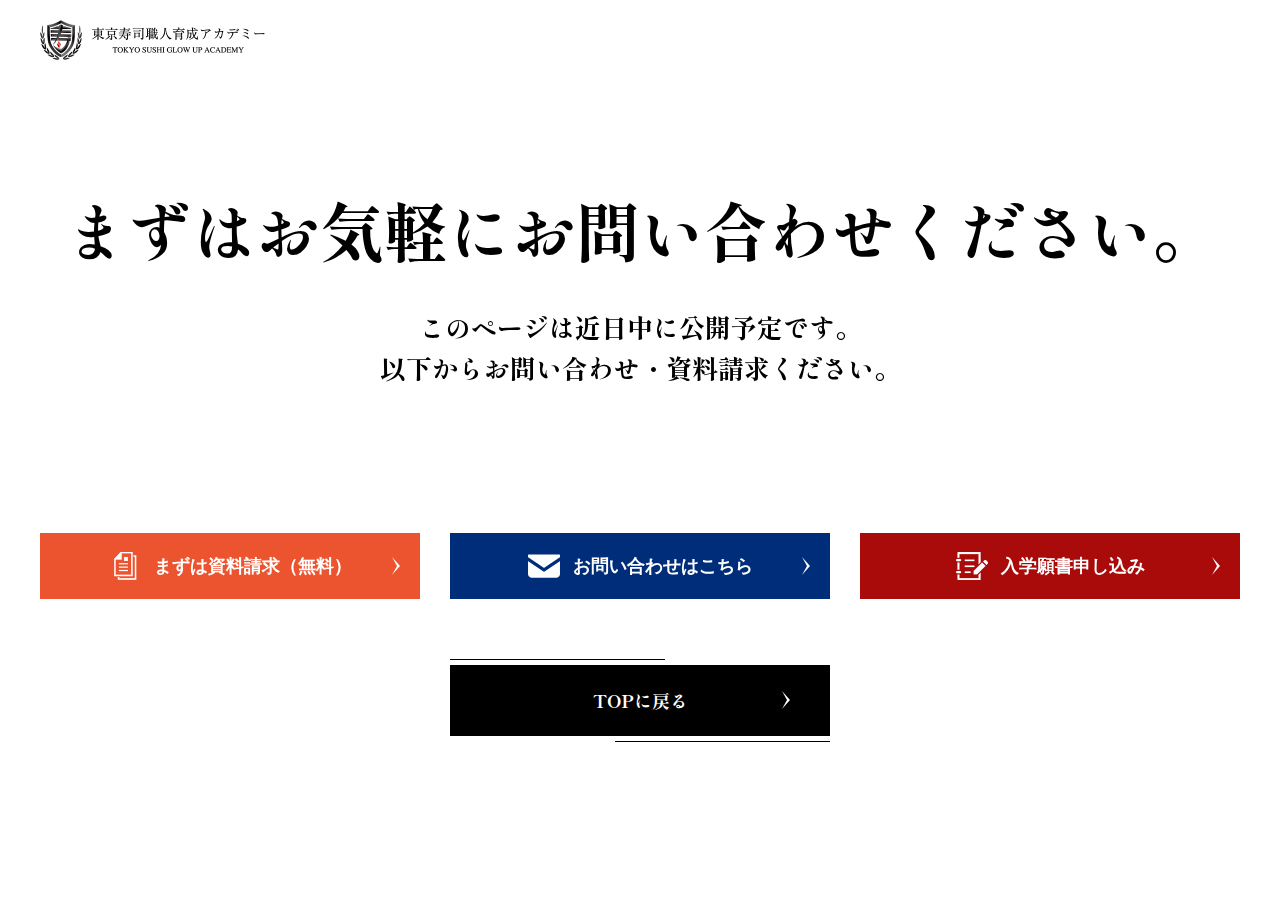
<file: maintenance.html>
<!DOCTYPE html>
<html lang="en">
<head>
    <meta charset="UTF-8">
    <meta name="viewport" content="width=device-width,initial-scale=1.0,minimum-scale=1.0">
    <title>メンテナンス｜【公式】東京寿司職人育成アカデミー</title>
	<link rel="icon" href="img/favicon/cropped-sushi_favicon-32x32.png" sizes="32x32">
	<link rel="icon" href="img/favicon/cropped-sushi_favicon-192x192.png" sizes="192x192">
	<link rel="apple-touch-icon" href="img/favicon/cropped-sushi_favicon-180x180.png">
    <!-- font -->
    <link rel="preconnect" href="https://fonts.googleapis.com">
    <link rel="preconnect" href="https://fonts.gstatic.com" crossorigin="">
    <link href="https://fonts.googleapis.com/css2?family=Shippori+Mincho:wght@400;500;600;700;800&amp;display=swap" rel="stylesheet">
    <!-- css -->
	<link rel="stylesheet" href="css/base.css">
    <link rel="stylesheet" href="css/maintenance.css">
    <!-- javascript -->
	<script src="https://code.jquery.com/jquery-3.7.1.min.js" integrity="sha256-/JqT3SQfawRcv/BIHPThkBvs0OEvtFFmqPF/lYI/Cxo=" crossorigin="anonymous"></script>	
	<link rel="shortcut icon" href="https://tssa.jp/wp-content/themes/sushi_theme/favicon.ico type=" image="" x-icon"="">
	<script src="js/language.js"></script>
	<script src="js/url.js"></script>
</head>
<body >
    <div id="wrapper">
		<header>
			<div class="header_wrap">
				<div id="logo">
					<a href="index.html"><img src="img/common/logo.png" alt="sushi"></a>
				</div>
			</div>
		</header>
		<div id="content">
			<main>
				<section id="maintenance-sec">
					<div class="container">
						<h2 class="tit_maintenance">
							<span class="main-txt">まずはお気軽に<br class="sp_break">お問い合わせください。</span>
							<span class="sub-txt">このページは近日中に公開予定です。<br>以下からお問い合わせ・資料請求ください。</span>
						</h2>
						<div class="btn_list_cta">
							<a href="contact.html" class="btn_cta01"><span>まずは資料請求（無料）</span></a>
							<a href="contact.html/#tab03" class="btn_cta02"><span>お問い合わせはこちら</span></a>
							<a href="contact.html/#tab02" class="btn_cta03"><span>入学願書申し込み</span></a>
						</div>						
						<a href="index.html" class="btn"><span>TOPに戻る</span></a>
					</div>
				</section>
			</main>
		</div>
	</div>
</body>
</html>
</file>
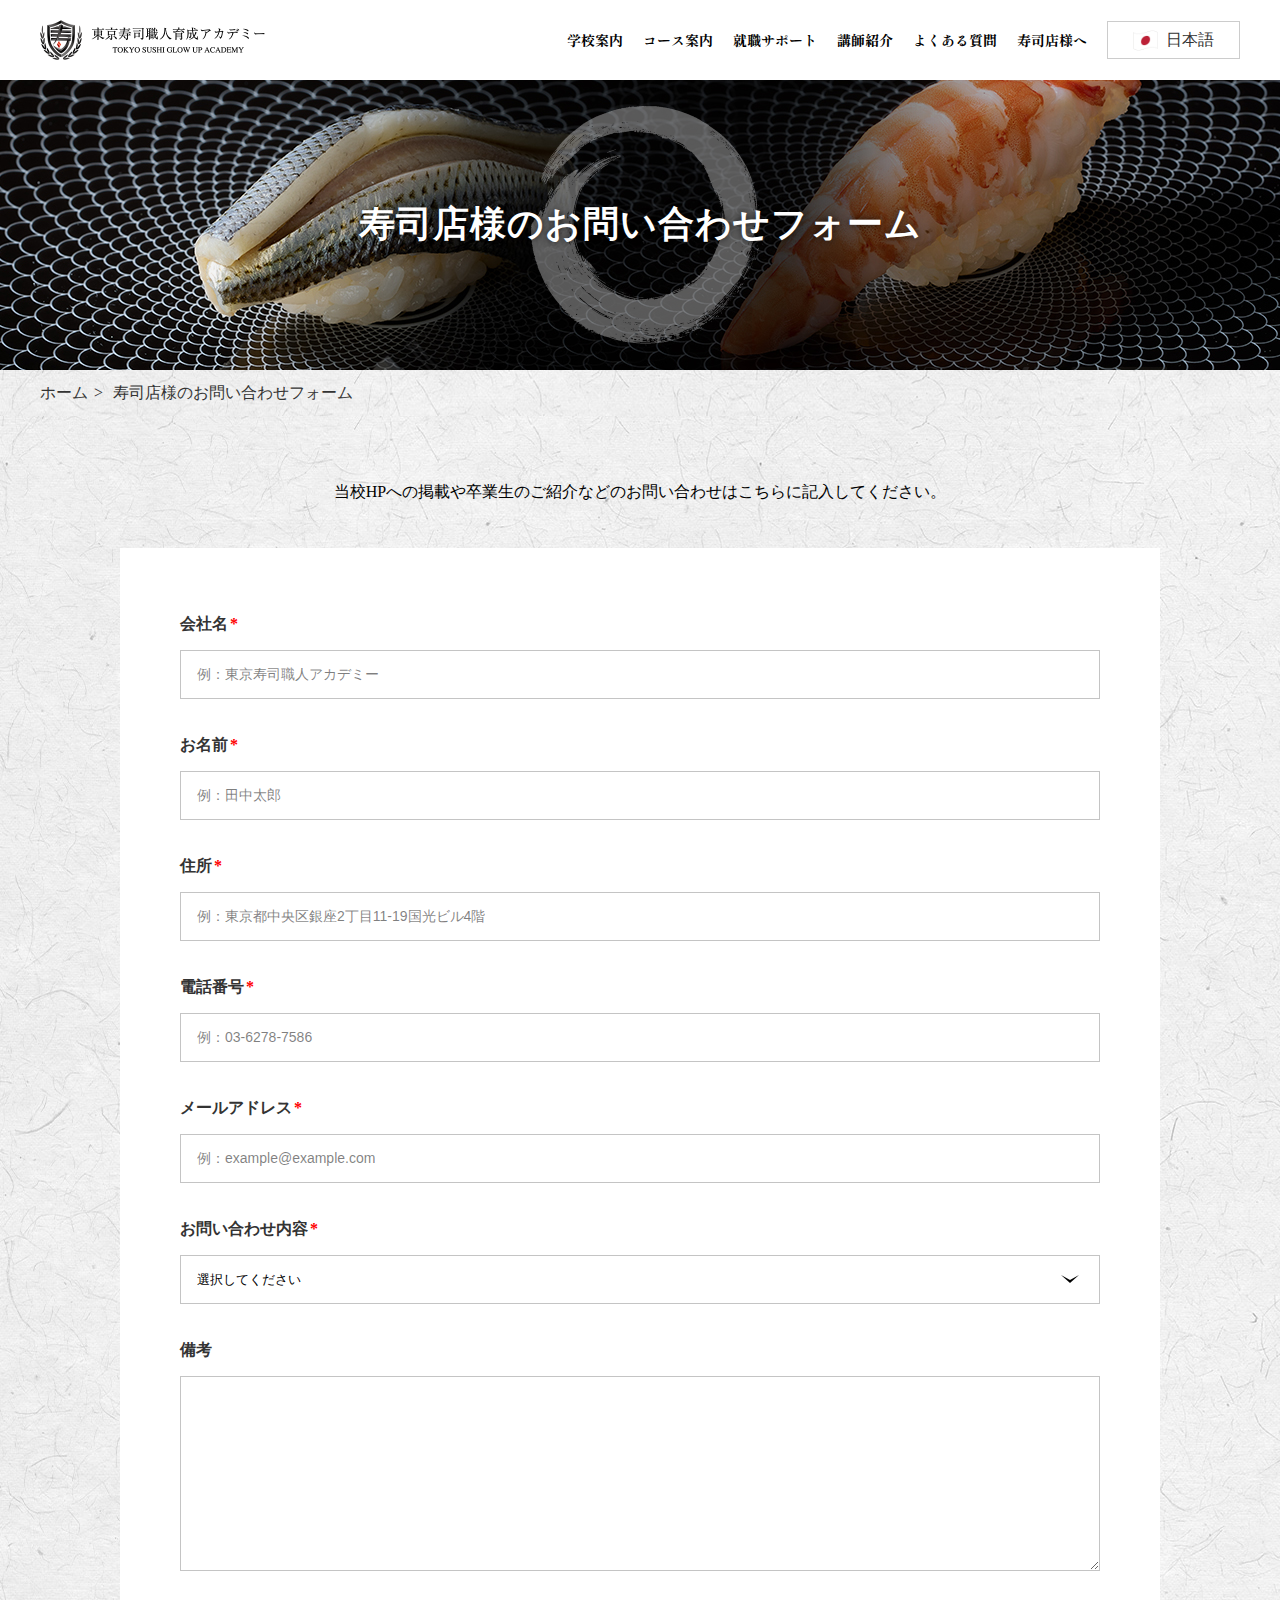
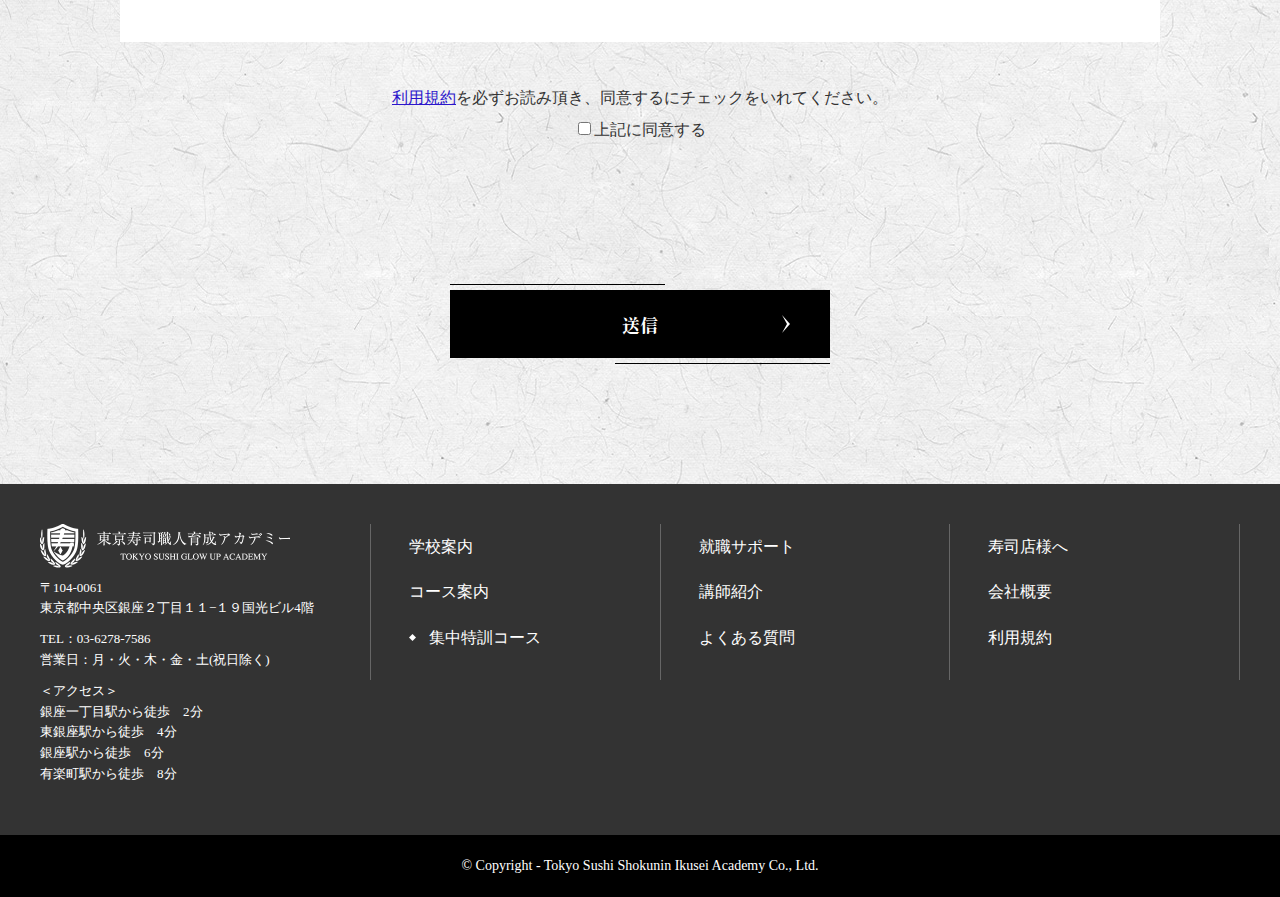
<file: sushi-owners.html>
<!DOCTYPE html>
<html lang="en">
<head>
    <meta charset="UTF-8">
    <meta name="viewport" content="width=device-width,initial-scale=1.0,minimum-scale=1.0">
    <title>東京寿司職人育成アカデミー｜一流の職人に学ぶ寿司教室</title>
	<link rel="icon" href="img/favicon/cropped-sushi_favicon-32x32.png" sizes="32x32">
	<link rel="icon" href="img/favicon/cropped-sushi_favicon-192x192.png" sizes="192x192">
	<link rel="apple-touch-icon" href="img/favicon/cropped-sushi_favicon-180x180.png">
    <!-- font -->
    <link rel="preconnect" href="https://fonts.googleapis.com">
    <link rel="preconnect" href="https://fonts.gstatic.com" crossorigin="">
    <link href="https://fonts.googleapis.com/css2?family=Shippori+Mincho:wght@400;500;600;700;800&amp;display=swap" rel="stylesheet">
    <!-- css -->
    <link rel="stylesheet" href="style.css">
	<link rel="stylesheet" href="css/base.css">
	<link rel="stylesheet" href="css/content.css">
    <!-- javascript -->
	<script src="https://code.jquery.com/jquery-3.7.1.min.js" integrity="sha256-/JqT3SQfawRcv/BIHPThkBvs0OEvtFFmqPF/lYI/Cxo=" crossorigin="anonymous"></script>	
	<script src="js/common.js"></script>
	<script src="js/language.js"></script>
	<script src="js/url.js"></script>
</head>
<body class="page page_sushi-owners page-sushi-owners">
    <div id="wrapper">
        <header class="fixed">
            <div class="header_wrap">
                <div id="logo">
                    <a href="#/"><img src="img/common/logo.png" alt="一流の職人に学ぶ寿司教室"></a>
                </div>
                <nav class="header_menu pc">
                    <ul>
                        <li ><a key="school" href="access.html">学校案内</a></li>
                        <li ><a key="course" href="courses-and-fees.html">コース案内</a></li>
                        <li ><a key="placement" href="career.html">就職サポート</a></li>
                        <li ><a key="instructor" href="instructors.html">講師紹介</a></li>
                        <li ><a key="faq" href="faq.html">よくある質問</a></li>
                        <li ><a key="sushiOwners" href="sushi-owners.html">寿司店様へ</a></li>
                        <li >
                            <div class="custom-select">
                                <div class="selected-option">
                                  <img src="img/language/ja.png" alt=""> 日本語
                                </div>
                                <ul class="select-options">
                                  <li data-lang="ja"><img src="img/language/ja.png" alt=""> <span key="languageJa">日本語</span></li>
                                  <li data-lang="en"><img src="img/language/en.png" alt=""> <span key="languageEn">英語</span></li>
                                </ul>
                            </div>
                        </li>
                        <!-- <li class="language_en " > -->
                    </ul>
                </nav>
                
                <div id="trigger-menu" class="sp">
                    <span class="line"></span>
                    <span class="line"></span>
                    <span class="line"></span>
                </div>
                <div id="gnav_sp" class="sp">
                    <nav id="gnav">
                        <ul>
                        <li><a key="school" href="access.html">学校案内</a></li>
                        <li><a key="course" href="courses-and-fees.html">コース案内</a></li>
                        <li><a key="placement" href="career.html">就職サポート</a></li>
                        <li><a key="instructor" href="instructors.html">講師紹介</a></li>
                        <li><a key="faq" href="faq.html">よくある質問</a></li>
                        <li><a key="sushiOwners" href="sushi-owners.html">寿司店様へ</a></li>
                        </ul>
                    </nav>
                </div>
            </div>
        </header>
        <div id="mvisual">
            <div class="mv_wrap">
                <h2 class="mv_text" key="sushi_owners_title">寿司店様のお問い合わせフォーム</h2>
            </div>
        </div>
        <div class="breadcrumbs">
            <div class="container clearfix">
                <ul>
                    <li><a href="index.html" key="home">ホーム</a></li>
                    <li><span key="sushi_owners_title">寿司店様のお問い合わせフォーム</span></li>
                </ul>
            </div>
        </div>
        <main>
            <article id="content">
                <div id="contact-sec">
                    <div class="container">
                        <p class="txt_center"><span key="sushi_owners_txt1">当校HPへの掲載や卒業生のご紹介などの</span><br class="sp_break"><span key="sushi_owners_txt2">お問い合わせはこちらに記入してください。</span></p>
                        <div class="form_wrap">
                            <div class="wpcf7 js" id="wpcf7-f48-p46-o1" lang="ja" dir="ltr" data-wpcf7-id="48">
                                <div class="screen-reader-response"><p role="status" aria-live="polite" aria-atomic="true"></p> <ul></ul></div>
                                <form action="/sushi-owners#wpcf7-f48-p46-o1" method="post" class="wpcf7-form init" aria-label="コンタクトフォーム" novalidate="novalidate" data-status="init">
                                    <div style="display: none;">
                                        <input type="hidden" name="_wpcf7" value="48">
                                        <input type="hidden" name="_wpcf7_version" value="6.0.3">
                                        <input type="hidden" name="_wpcf7_locale" value="ja">
                                        <input type="hidden" name="_wpcf7_unit_tag" value="wpcf7-f48-p46-o1">
                                        <input type="hidden" name="_wpcf7_container_post" value="46">
                                        <input type="hidden" name="_wpcf7_posted_data_hash" value="">
                                        <input type="hidden" name="_wpcf7_recaptcha_response" value="">
                                    </div>
                                    <div class="form_inner_wrap">
                                        <div class="input_wrap">
                                            <p><label><span class="req" key="sushi_company_name">会社名</span></label>
                                                <span class="wpcf7-form-control-wrap" data-name="txt_cname">
                                                    <input data-i18n-key="sushi_owners_option5"  size="40" maxlength="400" class="wpcf7-form-control wpcf7-text wpcf7-validates-as-required" aria-required="true" aria-invalid="false" placeholder="例：東京寿司職人アカデミー" value="" type="text" name="txt_cname"></span>
                                            </p>
                                        </div>
                                        <div class="input_wrap">
                                            <p><label><span class="req" key="sushi_owners_name">お名前</span></label>
                                                <span class="wpcf7-form-control-wrap" data-name="txt_name">
                                                    <input data-i18n-key="contact_form_name_input" size="40" maxlength="400" class="wpcf7-form-control wpcf7-text wpcf7-validates-as-required" aria-required="true" aria-invalid="false" placeholder="例：田中太郎" value="" type="text" name="txt_name"></span>
                                            </p>
                                        </div>
                                        <div class="input_wrap">
                                            <p><label><span class="req" key="sushi_owners_address">住所</span></label><span class="wpcf7-form-control-wrap" data-name="txt_address"><input data-i18n-key="sushi_owners_option6" size="40" maxlength="400" class="wpcf7-form-control wpcf7-text wpcf7-validates-as-required" aria-required="true" aria-invalid="false" placeholder="例：東京都中央区銀座2丁目11-19国光ビル4階" value="" type="text" name="txt_address"></span>
                                            </p>
                                        </div>
                                        <div class="input_wrap">
                                            <p><label><span class="req" key="sushi_owners_phone">電話番号</span></label><span class="wpcf7-form-control-wrap" data-name="tel-num">
                                                <input data-i18n-key="sushi_phone_input" size="40" maxlength="400" class="wpcf7-form-control wpcf7-tel wpcf7-validates-as-required wpcf7-text wpcf7-validates-as-tel" aria-required="true" aria-invalid="false" placeholder="例：03-6278-7586" value="" type="tel" name="tel-num"></span>
                                            </p>
                                        </div>
                                        <div class="input_wrap">
                                            <p><label><span class="req" key="sushi_owners_email">メールアドレス</span></label><span class="wpcf7-form-control-wrap" data-name="txt_email">
                                                <input data-i18n-key="sushi_email_input" size="40" maxlength="400" class="wpcf7-form-control wpcf7-email wpcf7-validates-as-required wpcf7-text wpcf7-validates-as-email" aria-required="true" aria-invalid="false" placeholder="例：example@example.com" value="" type="email" name="txt_email"></span>
                                            </p>
                                        </div>
                                        <div class="input_wrap">
                                            <p>
                                                <label><span class="req" key="sushi_owners_faq">お問い合わせ内容</span></label>
                                                <span class="wpcf7-form-control-wrap" data-name="select-inq">
                                                    <select class="wpcf7-form-control wpcf7-select wpcf7-validates-as-required" aria-required="true" aria-invalid="false" name="select-inq">
                                                        <option key="sushi_owners_option1" value="選択してください">選択してください</option>
                                                        <option key="sushi_owners_option2" value="掲載について">掲載について</option>
                                                        <option key="sushi_owners_option3" value="採用について">採用について</option>
                                                        <option key="sushi_owners_option4" value="その他">その他</option>
                                                    </select>
                                                </span>
                                            </p>
                                        </div>
                                        <div class="input_wrap">
                                            <p>
                                                <label><span  key="notes">備考</span></label>
                                                <span class="wpcf7-form-control-wrap" data-name="textarea-msg">
                                                    <textarea cols="40" rows="10" maxlength="2000" class="wpcf7-form-control wpcf7-textarea" aria-invalid="false" name="textarea-msg">

                                                    </textarea>
                                                </span>
                                            </p>
                                        </div>
                                    </div>
                                    <div class="terms_wrap">
                                        <p><a href="terms.html" class="txt_link" key="sushi_owners_terms_1">利用規約</a><span key="sushi_owners_terms_2">を必ずお読み頂き、</span><br class="sp_break"><span key="sushi_owners_terms_3">同意するにチェックをいれてください。</span>
                                        </p>
                                        <p><span class="wpcf7-form-control-wrap" data-name="checkbox-term"><span class="wpcf7-form-control wpcf7-checkbox wpcf7-validates-as-required"><span class="wpcf7-list-item first last"><label><input type="checkbox" name="checkbox-term[]" value="上記に同意する"><span class="wpcf7-list-item-label" key="sushi_owners_above_terms" >上記に同意する</span></label></span></span></span>
                                        </p>
                                    </div>
                                    <div class="captcha_wrap">
                                        <span class="wpcf7-form-control-wrap recaptcha" data-name="recaptcha"><span data-sitekey="6Lc8ncEqAAAAAFlKk3LdRngZxxB4YmFdmcJ_cCmk" data-align="center" class="wpcf7-form-control wpcf7-recaptcha g-recaptcha"><div style="width: 304px; height: 78px;"><div><iframe title="reCAPTCHA" width="304" height="78" role="presentation" name="a-6c7y1nrrzcyp" frameborder="0" scrolling="no" sandbox="allow-forms allow-popups allow-same-origin allow-scripts allow-top-navigation allow-modals allow-popups-to-escape-sandbox allow-storage-access-by-user-activation" src="https://www.google.com/recaptcha/api2/anchor?ar=1&amp;k=6Lc8ncEqAAAAAFlKk3LdRngZxxB4YmFdmcJ_cCmk&amp;co=aHR0cHM6Ly90c3NhLmpwOjQ0Mw..&amp;hl=ja&amp;v=hbAq-YhJxOlTnqb9r_mc_r5R&amp;size=normal&amp;cb=qk8js33ort6x"></iframe></div><textarea id="g-recaptcha-response" name="g-recaptcha-response" class="g-recaptcha-response" style="width: 250px; height: 40px; border: 1px solid rgb(193, 193, 193); margin: 10px 25px; padding: 0px; resize: none; display: none;"></textarea></div><iframe style="display: none;"></iframe></span>
                                            <noscript>
                                                <div class="grecaptcha-noscript">
                                                    <iframe src="https://www.google.com/recaptcha/api/fallback?k=6Lc8ncEqAAAAAFlKk3LdRngZxxB4YmFdmcJ_cCmk" frameborder="0" scrolling="no" width="310" height="430">
                                                    </iframe>
                                                    <textarea name="g-recaptcha-response" rows="3" cols="40" placeholder="reCaptcha レスポンスはこちら">
                                                    </textarea>
                                                </div>
                                            </noscript>
                                        </span>
                                    </div>
                                    <div id="recaptcha-container" style="margin-top: 20px;"></div>
                                    <div class="btn_wrap">
                                        <p><input class="wpcf7-form-control wpcf7-submit has-spinner btn" type="submit" value="送信"><span class="wpcf7-spinner"></span>
                                        </p>
                                    </div>
                                    <div class="wpcf7-response-output" aria-hidden="true"></div>
                                </form>
                            </div>
                        </div>
                    </div>
                </div>   
            </article>
        </main>

        <footer>
            <div class="f_wrap">
                <div class="container">
                    <div class="case">
                        <div id="f_logo">
                            <a class="logo_image" href="index.html"><img src="img/common/logo_footer.png" alt="sushi"></a>
                            <div class="f_details">
                                <p key="address">
                                    〒104-0061<br>
                                    東京都中央区銀座２丁目１１−１９国光ビル4階
                                </p>
                                <p key="tel">
                                    TEL：03-6278-7586<br>
                                    営業日：月・火・木・金・土(祝日除く)
                                </p>
                                <p key="access">
                                    ＜アクセス＞<br>
                                    銀座一丁目駅から徒歩　2分<br>
                                    東銀座駅から徒歩　4分<br>
                                    銀座駅から徒歩　6分<br>
                                    有楽町駅から徒歩　8分
                                </p>
                            </div>
                        </div>
                        <div class="f_links_wrap">
                            <div class="f_link_item">
                                <ul class="f_links">
                                    <li><a key="school" href="access.html">学校案内</a></li>
                                    <li class="sp"><a key="placement" href="career.html">就職サポート</a></li>
                                    <li>
                                        <a key="course" href="courses-and-fees.html">コース案内</a>
                                        <ul class="sub_f_links pc">
                                            <li><a key="intensive" href="intensive.html">集中特訓コース</a></li>
                                        </ul>
                                    </li>
                                    <li class="sp"><a key="intensive" href="intensive.html">集中特訓コース</a></li>
                                </ul>
                            </div>
                            <div class="f_link_item">
                                <ul class="f_links">
                                    <li class="pc"><a key="placement" href="career.html">就職サポート</a></li>
                                    <li><a key="instructor" href="instructors.html">講師紹介</a></li>
                                    <li><a key="faq" href="faq.html">よくある質問</a></li>
                                    <li class="sp"><a key="sushiOwners" href="sushi-owners.html">寿司店様へ</a></li>
                                    <li class="sp"><a key="company" href="company.html">会社概要</a></li>
                                </ul>
                            </div>
                            <div class="f_link_item">
                                <ul class="f_links">
                                    <li class="pc"><a key="sushiOwners" href="sushi-owners.html">寿司店様へ</a></li>
                                    <li class="pc"><a key="company" href="company.html">会社概要</a></li>
                                    <li><a key="tems" href="terms.html">利用規約</a></li>
                                </ul>
                            </div>
                            
                        </div>
                    </div>
                </div>
            </div>
            <div class="f_bottom">
                <div class="container">
                    <p class="copyright txt_center">© Copyright - Tokyo Sushi Shokunin Ikusei Academy Co., Ltd.</p>
                </div>
            </div>
        </footer>
    </div>
</body>
</html>
</file>
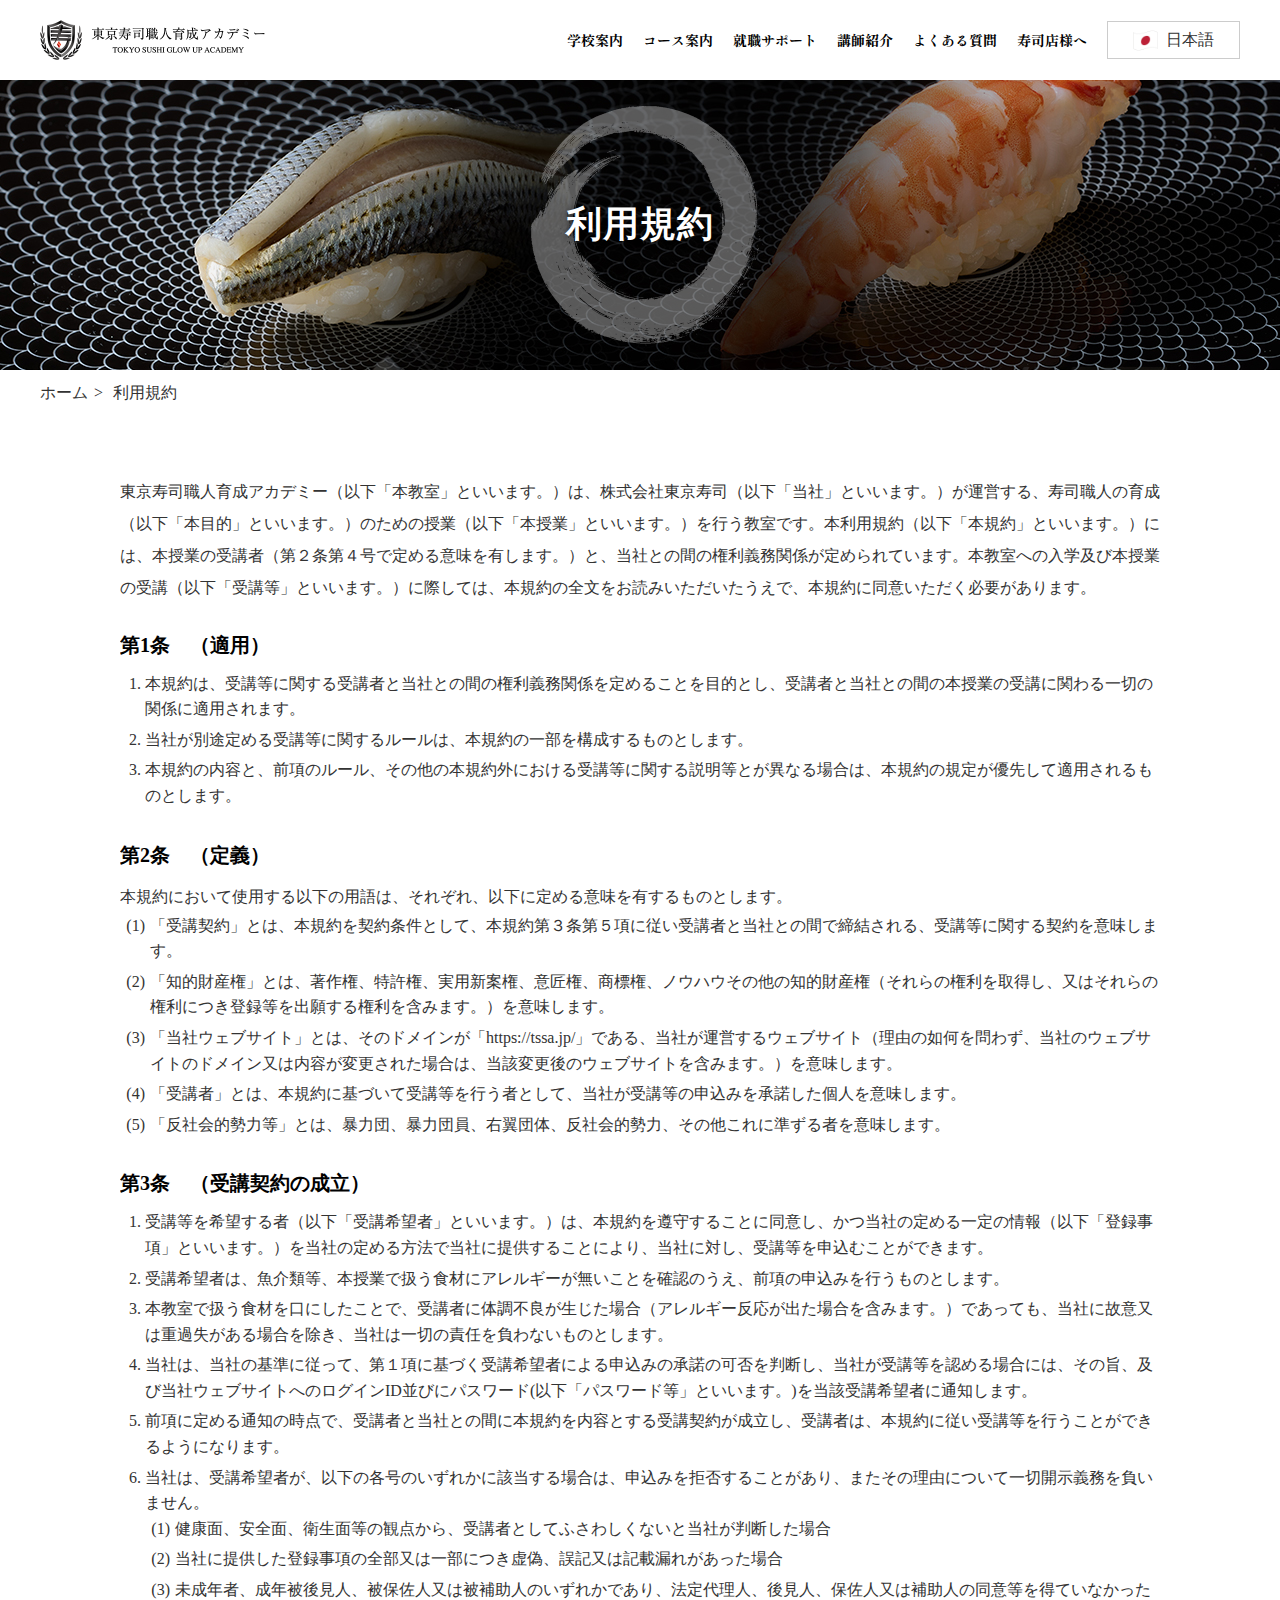
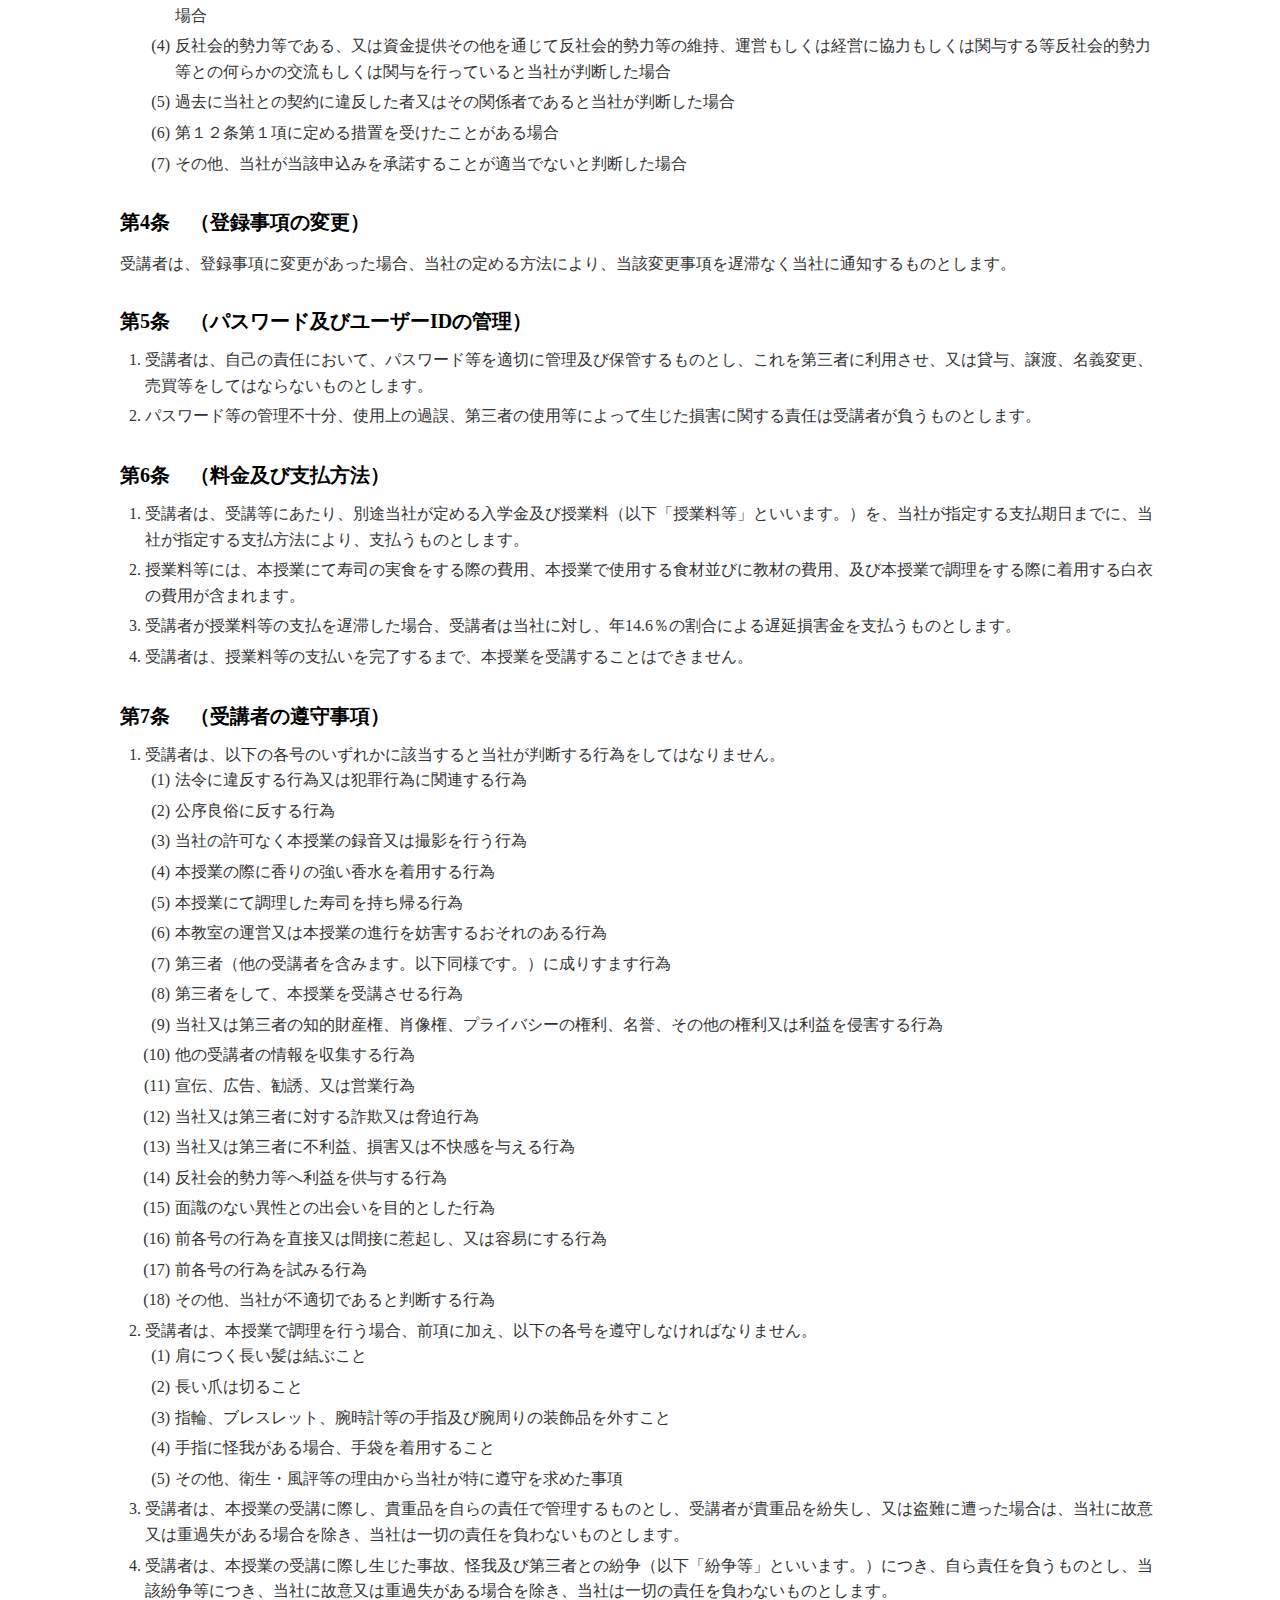
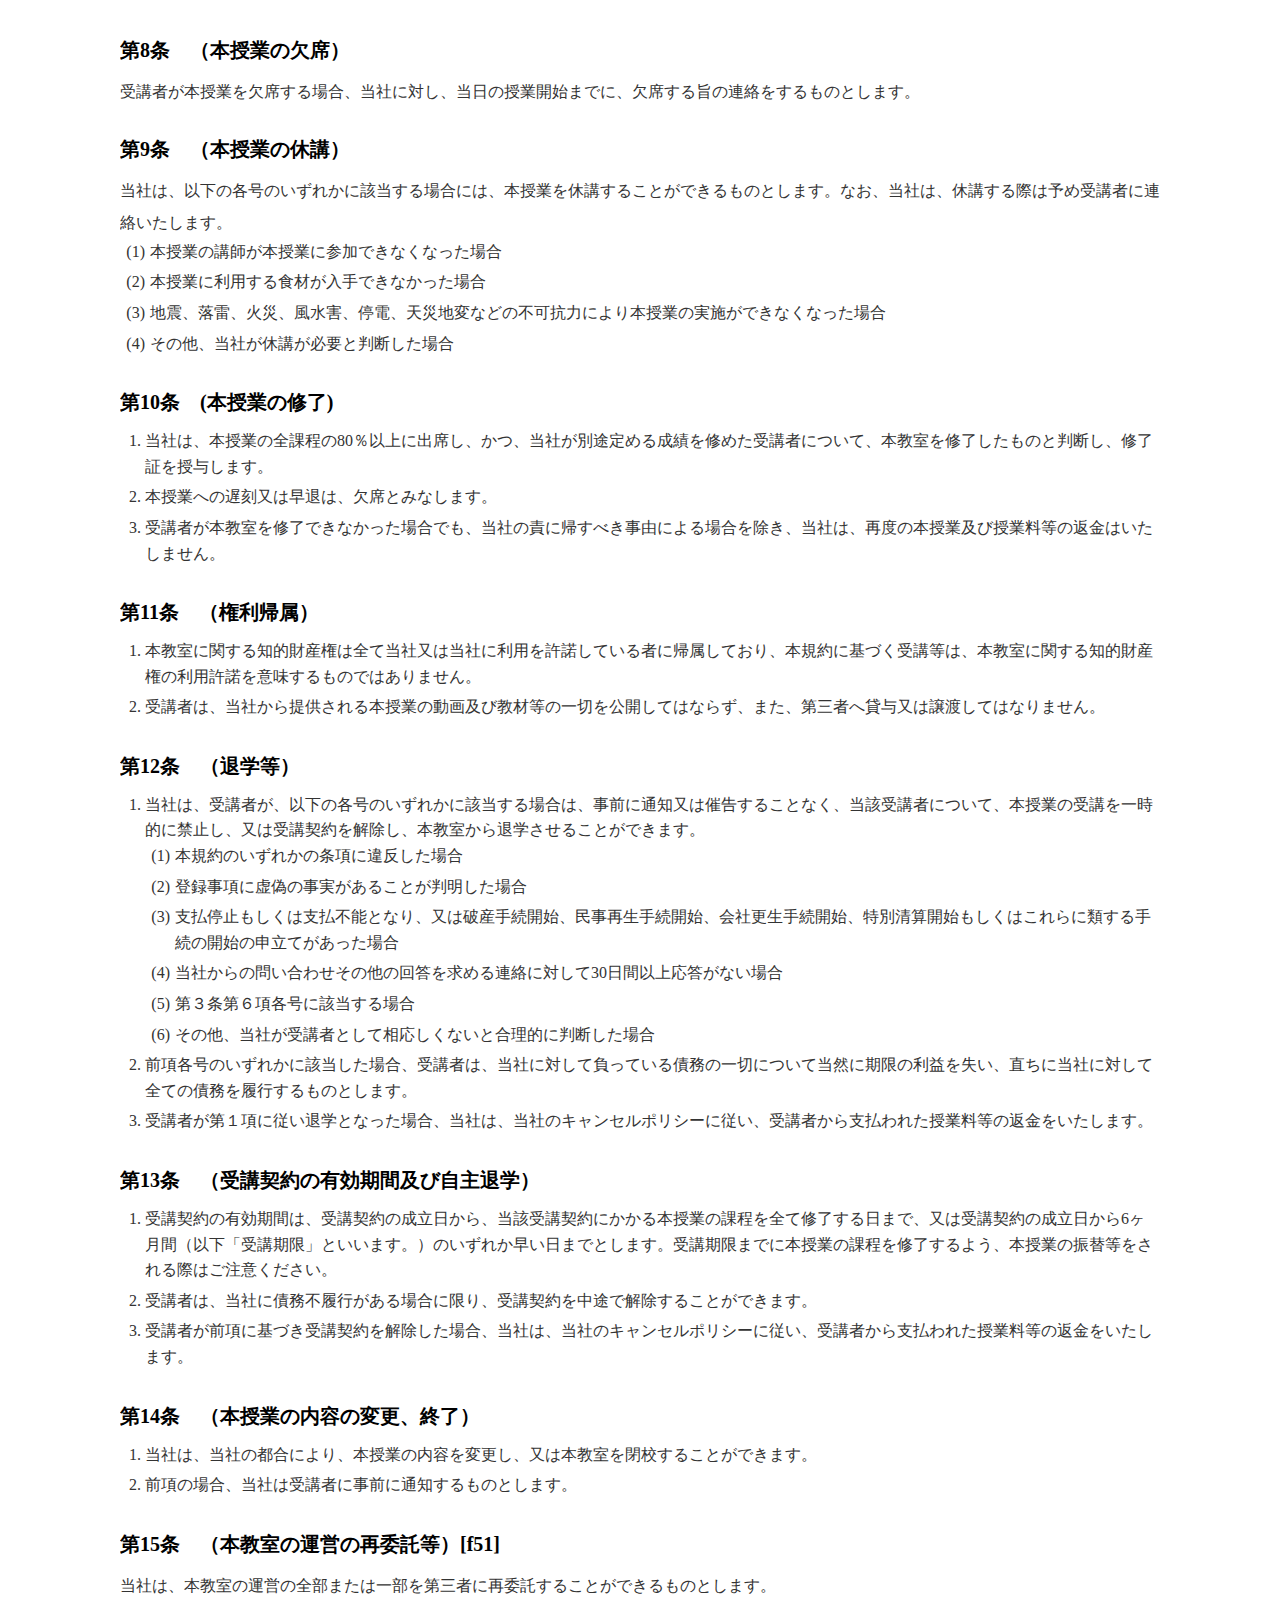
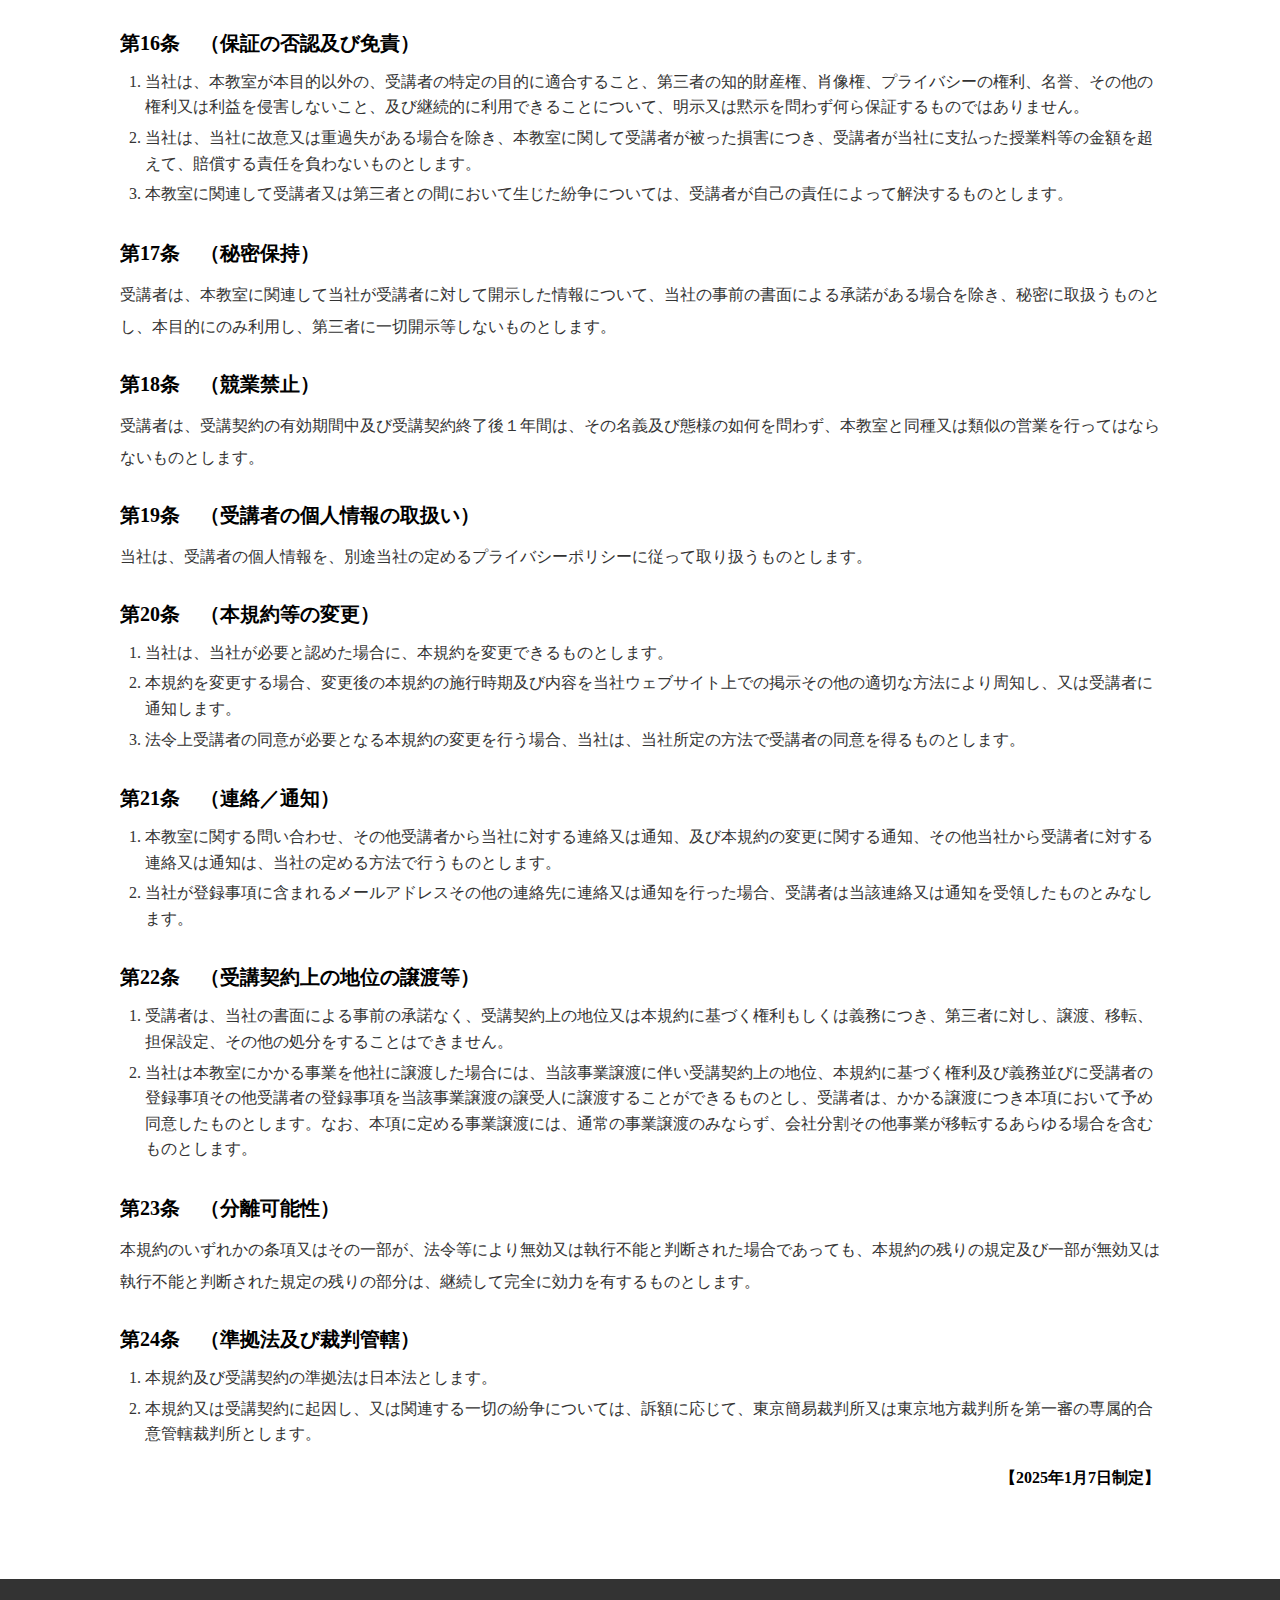
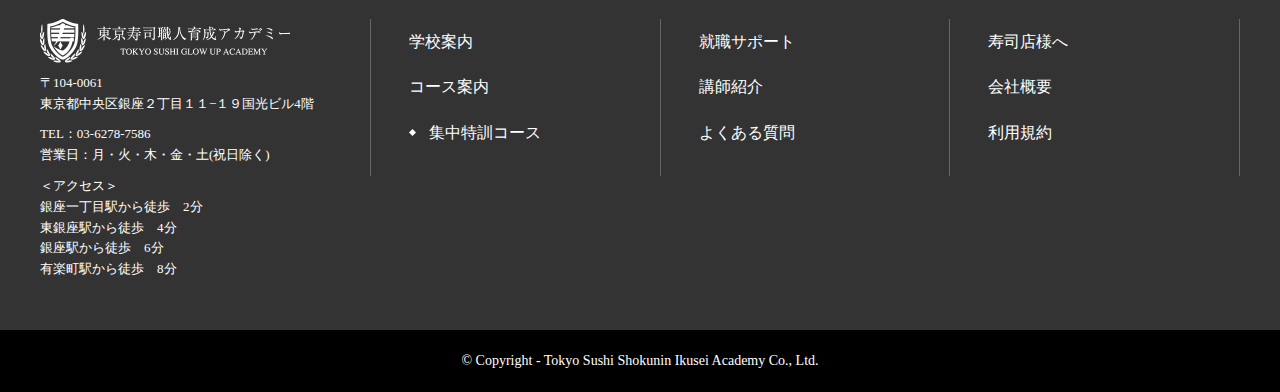
<file: terms.html>
<!DOCTYPE html>
<html lang="en">
<head>
    <meta charset="UTF-8">
    <meta name="viewport" content="width=device-width,initial-scale=1.0,minimum-scale=1.0">
    <title>東京寿司職人育成アカデミー｜一流の職人に学ぶ寿司教室</title>
	<link rel="icon" href="img/favicon/cropped-sushi_favicon-32x32.png" sizes="32x32">
	<link rel="icon" href="img/favicon/cropped-sushi_favicon-192x192.png" sizes="192x192">
	<link rel="apple-touch-icon" href="img/favicon/cropped-sushi_favicon-180x180.png">
    <!-- font -->
    <link rel="preconnect" href="https://fonts.googleapis.com">
    <link rel="preconnect" href="https://fonts.gstatic.com" crossorigin="">
    <link href="https://fonts.googleapis.com/css2?family=Shippori+Mincho:wght@400;500;600;700;800&amp;display=swap" rel="stylesheet">
    <!-- css -->
    <link rel="stylesheet" href="style.css">
	<link rel="stylesheet" href="css/base.css">
	<link rel="stylesheet" href="css/content.css">
    <!-- javascript -->
	<script src="https://code.jquery.com/jquery-3.7.1.min.js" integrity="sha256-/JqT3SQfawRcv/BIHPThkBvs0OEvtFFmqPF/lYI/Cxo=" crossorigin="anonymous"></script>	
	<script src="js/common.js"></script>
	<script src="js/language.js"></script>
	<script src="js/url.js"></script>
</head>
<body class="page page_terms page-terms">
    <div id="wrapper">
        <header class="fixed">
            <div class="header_wrap">
                <div id="logo">
                    <a href="#/"><img src="img/common/logo.png" alt="一流の職人に学ぶ寿司教室"></a>
                </div>
                <nav class="header_menu pc">
                    <ul>
                        <li ><a key="school" href="access.html">学校案内</a></li>
                        <li ><a key="course" href="courses-and-fees.html">コース案内</a></li>
                        <li ><a key="placement" href="career.html">就職サポート</a></li>
                        <li ><a key="instructor" href="instructors.html">講師紹介</a></li>
                        <li ><a key="faq" href="faq.html">よくある質問</a></li>
                        <li ><a key="sushiOwners" href="sushi-owners.html">寿司店様へ</a></li>
                        <li >
                            <div class="custom-select">
                                <div class="selected-option">
                                  <img src="img/language/ja.png" alt=""> 日本語
                                </div>
                                <ul class="select-options">
                                  <li data-lang="ja"><img src="img/language/ja.png" alt=""> <span key="languageJa">日本語</span></li>
                                  <li data-lang="en"><img src="img/language/en.png" alt=""> <span key="languageEn">英語</span></li>
                                </ul>
                            </div>
                        </li>
                        <!-- <li class="language_en " > -->
                    </ul>
                </nav>
                
                <div id="trigger-menu" class="sp">
                    <span class="line"></span>
                    <span class="line"></span>
                    <span class="line"></span>
                </div>
                <div id="gnav_sp" class="sp">
                    <nav id="gnav">
                        <ul>
                        <li><a href="access.html">学校案内</a></li>
                        <li><a href="courses-and-fees.html">コース案内</a></li>
                        <li><a href="career.html">就職サポート</a></li>
                        <li><a href="instructors.html">講師紹介</a></li>
                        <li><a href="faq.html">よくある質問</a></li>
                        <li><a href="sushi-owners.html">寿司店様へ</a></li>
                        </ul>
                    </nav>
                </div>
                
            </div>
        </header>
        <div id="mvisual">
            <div class="mv_wrap">
                <h2 class="mv_text" key="tems">利用規約</h2>
            </div>
        </div>
        <div class="breadcrumbs">
            <div class="container clearfix">
                <ul>
                    <li><a href="index.html" key="home">ホーム</a></li>
                    <li><span key="tems">利用規約</span></li>
                </ul>
            </div>
        </div>
        <main>
            <article id="content">
                <section id="terms">
                    <div class="container-default">
                        <div class="case">
                            <div class="pack">
                                <p key="tems_content" >東京寿司職人育成アカデミー（以下「本教室」といいます。）は、株式会社東京寿司（以下「当社」といいます。）が運営する、寿司職人の育成（以下「本目的」といいます。）のための授業（以下「本授業」といいます。）を行う教室です。本利用規約（以下「本規約」といいます。）には、本授業の受講者（第２条第４号で定める意味を有します。）と、当社との間の権利義務関係が定められています。本教室への入学及び本授業の受講（以下「受講等」といいます。）に際しては、本規約の全文をお読みいただいたうえで、本規約に同意いただく必要があります。</p>
                            </div>
                            <div class="pack">
                                <h3 class="tit_terms" key="tems_article1">第1条　（適用）</h3>
                                <ol class="list_num01">
                                    <li key="tems_article1_li1">本規約は、受講等に関する受講者と当社との間の権利義務関係を定めることを目的とし、受講者と当社との間の本授業の受講に関わる一切の関係に適用されます。</li>
                                    <li key="tems_article1_li2">当社が別途定める受講等に関するルールは、本規約の一部を構成するものとします。</li>
                                    <li key="tems_article1_li3">本規約の内容と、前項のルール、その他の本規約外における受講等に関する説明等とが異なる場合は、本規約の規定が優先して適用されるものとします。</li>
                                </ol>
                            </div>
                            <div class="pack">
                                <h3 class="tit_terms" key="tems_article2">第2条　（定義）</h3>
                                <p key="tems_article2_content">本規約において使用する以下の用語は、それぞれ、以下に定める意味を有するものとします。</p>
                                <ol class="list_num-bracket">
                                    <li key="tems_article2_li1">「受講契約」とは、本規約を契約条件として、本規約第３条第５項に従い受講者と当社との間で締結される、受講等に関する契約を意味します。</li>
                                    <li key="tems_article2_li2">「知的財産権」とは、著作権、特許権、実用新案権、意匠権、商標権、ノウハウその他の知的財産権（それらの権利を取得し、又はそれらの権利につき登録等を出願する権利を含みます。）を意味します。</li>
                                    <li><span key="tems_article2_li3_1">「当社ウェブサイト」とは、そのドメインが「</span><a href="index.html">https://tssa.jp/</a><span key="tems_article2_li3_2">」である、当社が運営するウェブサイト（理由の如何を問わず、当社のウェブサイトのドメイン又は内容が変更された場合は、当該変更後のウェブサイトを含みます。）を意味します。</span></li>
                                    <li key="tems_article2_li4">「受講者」とは、本規約に基づいて受講等を行う者として、当社が受講等の申込みを承諾した個人を意味します。</li>
                                    <li key="tems_article2_li5">「反社会的勢力等」とは、暴力団、暴力団員、右翼団体、反社会的勢力、その他これに準ずる者を意味します。</li>
                                </ol>
                            </div>
                            <div class="pack">
                                <h3 class="tit_terms" key="tems_article3">第3条　（受講契約の成立）</h3>
                                <ol class="list_num01">
                                    <li key="tems_article3_li1">受講等を希望する者（以下「受講希望者」といいます。）は、本規約を遵守することに同意し、かつ当社の定める一定の情報（以下「登録事項」といいます。）を当社の定める方法で当社に提供することにより、当社に対し、受講等を申込むことができます。</li>
                                    <li key="tems_article3_li2">受講希望者は、魚介類等、本授業で扱う食材にアレルギーが無いことを確認のうえ、前項の申込みを行うものとします。</li>
                                    <li key="tems_article3_li3">本教室で扱う食材を口にしたことで、受講者に体調不良が生じた場合（アレルギー反応が出た場合を含みます。）であっても、当社に故意又は重過失がある場合を除き、当社は一切の責任を負わないものとします。</li>
                                    <li key="tems_article3_li4">当社は、当社の基準に従って、第１項に基づく受講希望者による申込みの承諾の可否を判断し、当社が受講等を認める場合には、その旨、及び当社ウェブサイトへのログインID並びにパスワード(以下「パスワード等」といいます。)を当該受講希望者に通知します。</li>
                                    <li key="tems_article3_li5">前項に定める通知の時点で、受講者と当社との間に本規約を内容とする受講契約が成立し、受講者は、本規約に従い受講等を行うことができるようになります。</li>
                                    <li >
                                        <span key="tems_article3_li6">当社は、受講希望者が、以下の各号のいずれかに該当する場合は、申込みを拒否することがあり、またその理由について一切開示義務を負いません。</span>
                                        <ol class="list_num-bracket">
                                            <li key="tems_article3_li6_1">健康面、安全面、衛生面等の観点から、受講者としてふさわしくないと当社が判断した場合</li>
                                            <li key="tems_article3_li6_2">当社に提供した登録事項の全部又は一部につき虚偽、誤記又は記載漏れがあった場合</li>
                                            <li key="tems_article3_li6_3">未成年者、成年被後見人、被保佐人又は被補助人のいずれかであり、法定代理人、後見人、保佐人又は補助人の同意等を得ていなかった場合</li>
                                            <li key="tems_article3_li6_4">反社会的勢力等である、又は資金提供その他を通じて反社会的勢力等の維持、運営もしくは経営に協力もしくは関与する等反社会的勢力等との何らかの交流もしくは関与を行っていると当社が判断した場合</li>
                                            <li key="tems_article3_li6_5">過去に当社との契約に違反した者又はその関係者であると当社が判断した場合</li>
                                            <li key="tems_article3_li6_6">第１２条第１項に定める措置を受けたことがある場合</li>
                                            <li key="tems_article3_li6_7">その他、当社が当該申込みを承諾することが適当でないと判断した場合</li>
                                        </ol>
                                    </li>
                                </ol>
                            </div>
                            <div class="pack">
                                <h3 class="tit_terms" key="tems_article4">第4条　（登録事項の変更）</h3>
                                <p key="tems_article4_content">受講者は、登録事項に変更があった場合、当社の定める方法により、当該変更事項を遅滞なく当社に通知するものとします。</p>
                            </div>
                            <div class="pack">
                                <h3 class="tit_terms" key="tems_article5">第5条　（パスワード及びユーザーIDの管理）</h3>
                                <ol class="list_num01">
                                    <li key="tems_article5_li1">受講者は、自己の責任において、パスワード等を適切に管理及び保管するものとし、これを第三者に利用させ、又は貸与、譲渡、名義変更、売買等をしてはならないものとします。</li>
                                    <li key="tems_article5_li2">パスワード等の管理不十分、使用上の過誤、第三者の使用等によって生じた損害に関する責任は受講者が負うものとします。</li>
                                </ol>
                            </div>
                            <div class="pack">
                                <h3 class="tit_terms" key="tems_article6">第6条　（料金及び支払方法）</h3>
                                <ol class="list_num01">
                                    <li key="tems_article6_li1">受講者は、受講等にあたり、別途当社が定める入学金及び授業料（以下「授業料等」といいます。）を、当社が指定する支払期日までに、当社が指定する支払方法により、支払うものとします。</li>
                                    <li key="tems_article6_li2">授業料等には、本授業にて寿司の実食をする際の費用、本授業で使用する食材並びに教材の費用、及び本授業で調理をする際に着用する白衣の費用が含まれます。</li>
                                    <li key="tems_article6_li3">受講者が授業料等の支払を遅滞した場合、受講者は当社に対し、年14.6％の割合による遅延損害金を支払うものとします。</li>
                                    <li key="tems_article6_li4">受講者は、授業料等の支払いを完了するまで、本授業を受講することはできません。</li>
                                </ol>
                            </div>
                            <div class="pack">
                                <h3 class="tit_terms" key="tems_article7">第7条　（受講者の遵守事項）</h3>
                                <ol class="list_num01">
                                    <li>
                                        <span key="tems_article7_content">受講者は、以下の各号のいずれかに該当すると当社が判断する行為をしてはなりません。</span>
                                        <ol class="list_num-bracket">
                                            <li key="tems_article7_li1">法令に違反する行為又は犯罪行為に関連する行為</li>
                                            <li key="tems_article7_li2">公序良俗に反する行為</li>
                                            <li key="tems_article7_li3">当社の許可なく本授業の録音又は撮影を行う行為</li>
                                            <li key="tems_article7_li4">本授業の際に香りの強い香水を着用する行為</li>
                                            <li key="tems_article7_li5">本授業にて調理した寿司を持ち帰る行為</li>
                                            <li key="tems_article7_li6">本教室の運営又は本授業の進行を妨害するおそれのある行為</li>
                                            <li key="tems_article7_li7">第三者（他の受講者を含みます。以下同様です。）に成りすます行為</li>
                                            <li key="tems_article7_li8">第三者をして、本授業を受講させる行為</li>
                                            <li key="tems_article7_li9">当社又は第三者の知的財産権、肖像権、プライバシーの権利、名誉、その他の権利又は利益を侵害する行為</li>
                                            <li key="tems_article7_li10">他の受講者の情報を収集する行為</li>
                                            <li key="tems_article7_li11">宣伝、広告、勧誘、又は営業行為</li>
                                            <li key="tems_article7_li12">当社又は第三者に対する詐欺又は脅迫行為</li>
                                            <li key="tems_article7_li13">当社又は第三者に不利益、損害又は不快感を与える行為</li>
                                            <li key="tems_article7_li14"> 反社会的勢力等へ利益を供与する行為</li>
                                            <li key="tems_article7_li15">面識のない異性との出会いを目的とした行為</li>
                                            <li key="tems_article7_li16">前各号の行為を直接又は間接に惹起し、又は容易にする行為</li>
                                            <li key="tems_article7_li17">前各号の行為を試みる行為</li>
                                            <li key="tems_article7_li18">その他、当社が不適切であると判断する行為</li>
                                        </ol>
                                    </li>
                                    <li>
                                        <span key="tems_article7_li19">受講者は、本授業で調理を行う場合、前項に加え、以下の各号を遵守しなければなりません。</span>
                                        <ol class="list_num-bracket">
                                            <li key="tems_article7_li19_1">肩につく長い髪は結ぶこと</li>
                                            <li key="tems_article7_li19_2">長い爪は切ること</li>
                                            <li key="tems_article7_li19_3">指輪、ブレスレット、腕時計等の手指及び腕周りの装飾品を外すこと</li>
                                            <li key="tems_article7_li19_4">手指に怪我がある場合、手袋を着用すること</li>
                                            <li key="tems_article7_li19_5"> その他、衛生・風評等の理由から当社が特に遵守を求めた事項</li>
                                        </ol>
                                    </li>
                                    <li key="tems_article7_li20">受講者は、本授業の受講に際し、貴重品を自らの責任で管理するものとし、受講者が貴重品を紛失し、又は盗難に遭った場合は、当社に故意又は重過失がある場合を除き、当社は一切の責任を負わないものとします。</li>
                                    <li key="tems_article7_li21">受講者は、本授業の受講に際し生じた事故、怪我及び第三者との紛争（以下「紛争等」といいます。）につき、自ら責任を負うものとし、当該紛争等につき、当社に故意又は重過失がある場合を除き、当社は一切の責任を負わないものとします。</li>
                                </ol>
                            </div>
                            <div class="pack">
                                <h3 class="tit_terms" key="tems_article8">第8条　（本授業の欠席）</h3>
                                <p key="tems_article8_content">受講者が本授業を欠席する場合、当社に対し、当日の授業開始までに、欠席する旨の連絡をするものとします。</p>
                            </div>
                            <div class="pack">
                                <h3 class="tit_terms" key="tems_article9">第9条　（本授業の休講）</h3>
                                <p  key="tems_article9_content">当社は、以下の各号のいずれかに該当する場合には、本授業を休講することができるものとします。なお、当社は、休講する際は予め受講者に連絡いたします。</p>
                                <ol class="list_num-bracket">
                                    <li key="tems_article9_li1">本授業の講師が本授業に参加できなくなった場合</li>
                                    <li key="tems_article9_li2">本授業に利用する食材が入手できなかった場合</li>
                                    <li key="tems_article9_li3">地震、落雷、火災、風水害、停電、天災地変などの不可抗力により本授業の実施ができなくなった場合</li>
                                    <li key="tems_article9_li4">その他、当社が休講が必要と判断した場合</li>
                                </ol>
                            </div>
                            <div class="pack">
                                <h3 class="tit_terms" key="tems_article10">第10条　(本授業の修了)</h3>
                                <ol class="list_num01">
                                    <li key="tems_article10_li1">当社は、本授業の全課程の80％以上に出席し、かつ、当社が別途定める成績を修めた受講者について、本教室を修了したものと判断し、修了証を授与します。</li>
                                    <li key="tems_article10_li2">本授業への遅刻又は早退は、欠席とみなします。</li>
                                    <li key="tems_article10_li3">受講者が本教室を修了できなかった場合でも、当社の責に帰すべき事由による場合を除き、当社は、再度の本授業及び授業料等の返金はいたしません。</li>
                                </ol>
                            </div>
                            <div class="pack">
                                <h3 class="tit_terms" key="tems_article11">第11条　（権利帰属）</h3>
                                <ol class="list_num01">
                                    <li key="tems_article11_li1">本教室に関する知的財産権は全て当社又は当社に利用を許諾している者に帰属しており、本規約に基づく受講等は、本教室に関する知的財産権の利用許諾を意味するものではありません。</li>
                                    <li key="tems_article11_li2">受講者は、当社から提供される本授業の動画及び教材等の一切を公開してはならず、また、第三者へ貸与又は譲渡してはなりません。</li>
                                </ol>
                            </div>
                            <div class="pack">
                                <h3 class="tit_terms" key="tems_article12">第12条　（退学等）</h3>
                                <ol class="list_num01">
                                    <li>
                                        <span key="tems_article12_li1">当社は、受講者が、以下の各号のいずれかに該当する場合は、事前に通知又は催告することなく、当該受講者について、本授業の受講を一時的に禁止し、又は受講契約を解除し、本教室から退学させることができます。</span>
                                        <ol class="list_num-bracket">
                                            <li key="tems_article12_li1_1">本規約のいずれかの条項に違反した場合</li>
                                            <li key="tems_article12_li1_2">登録事項に虚偽の事実があることが判明した場合</li>
                                            <li key="tems_article12_li1_3">支払停止もしくは支払不能となり、又は破産手続開始、民事再生手続開始、会社更生手続開始、特別清算開始もしくはこれらに類する手続の開始の申立てがあった場合</li>
                                            <li key="tems_article12_li1_4">当社からの問い合わせその他の回答を求める連絡に対して30日間以上応答がない場合</li>
                                            <li key="tems_article12_li1_5">第３条第６項各号に該当する場合</li>
                                            <li key="tems_article12_li1_6">その他、当社が受講者として相応しくないと合理的に判断した場合</li>
                                        </ol>
                                    </li>
                                    <li key="tems_article12_li2">前項各号のいずれかに該当した場合、受講者は、当社に対して負っている債務の一切について当然に期限の利益を失い、直ちに当社に対して全ての債務を履行するものとします。</li>
                                    <li key="tems_article12_li3">受講者が第１項に従い退学となった場合、当社は、当社のキャンセルポリシーに従い、受講者から支払われた授業料等の返金をいたします。</li>
                                </ol>
                            </div>
                            <div class="pack">
                                <h3 class="tit_terms" key="tems_article13">第13条　（受講契約の有効期間及び自主退学）</h3>
                                <ol class="list_num01">
                                    <li key="tems_article13_li1">受講契約の有効期間は、受講契約の成立日から、当該受講契約にかかる本授業の課程を全て修了する日まで、又は受講契約の成立日から6ヶ月間（以下「受講期限」といいます。）のいずれか早い日までとします。受講期限までに本授業の課程を修了するよう、本授業の振替等をされる際はご注意ください。</li>
                                    <li key="tems_article13_li2">受講者は、当社に債務不履行がある場合に限り、受講契約を中途で解除することができます。</li>
                                    <li key="tems_article13_li3">受講者が前項に基づき受講契約を解除した場合、当社は、当社のキャンセルポリシーに従い、受講者から支払われた授業料等の返金をいたします。</li>
                                </ol>
                            </div>
                            <div class="pack">
                                <h3 class="tit_terms" key="tems_article14">第14条　（本授業の内容の変更、終了）</h3>
                                <ol class="list_num01">
                                    <li key="tems_article14_li1">当社は、当社の都合により、本授業の内容を変更し、又は本教室を閉校することができます。</li>
                                    <li key="tems_article14_li2">前項の場合、当社は受講者に事前に通知するものとします。</li>
                                </ol>
                            </div>
                            <div class="pack">
                                <h3 class="tit_terms" key="tems_article15">第15条　（本教室の運営の再委託等）[f51]</h3>
                                <p key="tems_article15_content">当社は、本教室の運営の全部または一部を第三者に再委託することができるものとします。</p>
                            </div>
                            <div class="pack">
                                <h3 class="tit_terms" key="tems_article16">第16条　（保証の否認及び免責）</h3>
                                <ol class="list_num01">
                                    <li key="tems_article16_li1">当社は、本教室が本目的以外の、受講者の特定の目的に適合すること、第三者の知的財産権、肖像権、プライバシーの権利、名誉、その他の権利又は利益を侵害しないこと、及び継続的に利用できることについて、明示又は黙示を問わず何ら保証するものではありません。</li>
                                    <li key="tems_article16_li2">当社は、当社に故意又は重過失がある場合を除き、本教室に関して受講者が被った損害につき、受講者が当社に支払った授業料等の金額を超えて、賠償する責任を負わないものとします。</li>
                                    <li key="tems_article16_li3">本教室に関連して受講者又は第三者との間において生じた紛争については、受講者が自己の責任によって解決するものとします。</li>
                                </ol>
                            </div>
                            <div class="pack">
                                <h3 class="tit_terms" key="tems_article17">第17条　（秘密保持）</h3>
                                <p key="tems_article17_content">受講者は、本教室に関連して当社が受講者に対して開示した情報について、当社の事前の書面による承諾がある場合を除き、秘密に取扱うものとし、本目的にのみ利用し、第三者に一切開示等しないものとします。</p>
                            </div>
                            <div class="pack">
                                <h3 class="tit_terms" key="tems_article18">第18条　（競業禁止）</h3>
                                <p key="tems_article18_content">受講者は、受講契約の有効期間中及び受講契約終了後１年間は、その名義及び態様の如何を問わず、本教室と同種又は類似の営業を行ってはならないものとします。</p>
                            </div>
                            <div class="pack">
                                <h3 class="tit_terms" key="tems_article19">第19条　（受講者の個人情報の取扱い）</h3>
                                <p key="tems_article19_content">当社は、受講者の個人情報を、別途当社の定めるプライバシーポリシーに従って取り扱うものとします。</p>
                            </div>
                            <div class="pack">
                                <h3 class="tit_terms" key="tems_article20">第20条　（本規約等の変更）</h3>
                                <ol class="list_num01">
                                    <li key="tems_article20_li1">当社は、当社が必要と認めた場合に、本規約を変更できるものとします。</li>
                                    <li key="tems_article20_li2">本規約を変更する場合、変更後の本規約の施行時期及び内容を当社ウェブサイト上での掲示その他の適切な方法により周知し、又は受講者に通知します。</li>
                                    <li key="tems_article20_li3">法令上受講者の同意が必要となる本規約の変更を行う場合、当社は、当社所定の方法で受講者の同意を得るものとします。</li>
                                </ol>
                            </div>
                            <div class="pack">
                                <h3 class="tit_terms" key="tems_article21">第21条　（連絡／通知）</h3>
                                <ol class="list_num01">
                                    <li key="tems_article21_li1">本教室に関する問い合わせ、その他受講者から当社に対する連絡又は通知、及び本規約の変更に関する通知、その他当社から受講者に対する連絡又は通知は、当社の定める方法で行うものとします。</li>
                                    <li key="tems_article21_li2">当社が登録事項に含まれるメールアドレスその他の連絡先に連絡又は通知を行った場合、受講者は当該連絡又は通知を受領したものとみなします。</li>
                                </ol>
                            </div>
                            <div class="pack">
                                <h3 class="tit_terms" key="tems_article22">第22条　（受講契約上の地位の譲渡等）</h3>
                                <ol class="list_num01">
                                    <li key="tems_article22_li1">受講者は、当社の書面による事前の承諾なく、受講契約上の地位又は本規約に基づく権利もしくは義務につき、第三者に対し、譲渡、移転、担保設定、その他の処分をすることはできません。</li>
                                    <li key="tems_article22_li2">当社は本教室にかかる事業を他社に譲渡した場合には、当該事業譲渡に伴い受講契約上の地位、本規約に基づく権利及び義務並びに受講者の登録事項その他受講者の登録事項を当該事業譲渡の譲受人に譲渡することができるものとし、受講者は、かかる譲渡につき本項において予め同意したものとします。なお、本項に定める事業譲渡には、通常の事業譲渡のみならず、会社分割その他事業が移転するあらゆる場合を含むものとします。</li>
                                </ol>
                            </div>
                            <div class="pack">
                                <h3 class="tit_terms" key="tems_article23">第23条　（分離可能性）</h3>
                                <p key="tems_article23_content">本規約のいずれかの条項又はその一部が、法令等により無効又は執行不能と判断された場合であっても、本規約の残りの規定及び一部が無効又は執行不能と判断された規定の残りの部分は、継続して完全に効力を有するものとします。</p>
                            </div>
                            <div class="pack">
                                <h3 class="tit_terms" key="tems_article24">第24条　（準拠法及び裁判管轄）</h3>
                                <ol class="list_num01">
                                    <li key="tems_article24_li1">本規約及び受講契約の準拠法は日本法とします。</li>
                                    <li key="tems_article24_li2">本規約又は受講契約に起因し、又は関連する一切の紛争については、訴額に応じて、東京簡易裁判所又は東京地方裁判所を第一審の専属的合意管轄裁判所とします。</li>
                                </ol>
                                <p class="date" key="tems_article24_day">【2025年1月7日制定】</p>
                            </div>
                        </div>
                    </div>
                </section>   
            </article>
        </main>

        <footer>
            <div class="f_wrap">
                <div class="container">
                    <div class="case">
                        <div id="f_logo">
                            <a class="logo_image" href="index.html"><img src="img/common/logo_footer.png" alt="sushi"></a>
                            <div class="f_details">
                                <p key="address">
                                    〒104-0061<br>
                                    東京都中央区銀座２丁目１１−１９国光ビル4階
                                </p>
                                <p key="tel">
                                    TEL：03-6278-7586<br>
                                    営業日：月・火・木・金・土(祝日除く)
                                </p>
                                <p key="access">
                                    ＜アクセス＞<br>
                                    銀座一丁目駅から徒歩　2分<br>
                                    東銀座駅から徒歩　4分<br>
                                    銀座駅から徒歩　6分<br>
                                    有楽町駅から徒歩　8分
                                </p>
                            </div>
                        </div>
                        <div class="f_links_wrap">
                            <div class="f_link_item">
                                <ul class="f_links">
                                    <li><a key="school" href="access.html">学校案内</a></li>
                                    <li class="sp"><a key="placement" href="career.html">就職サポート</a></li>
                                    <li>
                                        <a key="course" href="courses-and-fees.html">コース案内</a>
                                        <ul class="sub_f_links pc">
                                            <li><a key="intensive" href="intensive.html">集中特訓コース</a></li>
                                        </ul>
                                    </li>
                                    <li class="sp"><a key="intensive" href="intensive.html">集中特訓コース</a></li>
                                </ul>
                            </div>
                            <div class="f_link_item">
                                <ul class="f_links">
                                    <li class="pc"><a key="placement" href="career.html">就職サポート</a></li>
                                    <li><a key="instructor" href="instructors.html">講師紹介</a></li>
                                    <li><a key="faq" href="faq.html">よくある質問</a></li>
                                    <li class="sp"><a key="sushiOwners" href="sushi-owners.html">寿司店様へ</a></li>
                                    <li class="sp"><a key="company" href="company.html">会社概要</a></li>
                                </ul>
                            </div>
                            <div class="f_link_item">
                                <ul class="f_links">
                                    <li class="pc"><a key="sushiOwners" href="sushi-owners.html">寿司店様へ</a></li>
                                    <li class="pc"><a key="company" href="company.html">会社概要</a></li>
                                    <li><a key="tems" href="terms.html">利用規約</a></li>
                                </ul>
                            </div>
                            
                        </div>
                    </div>
                </div>
            </div>
            <div class="f_bottom">
                <div class="container">
                    <p class="copyright txt_center">© Copyright - Tokyo Sushi Shokunin Ikusei Academy Co., Ltd.</p>
                </div>
            </div>
        </footer>
    </div>
</body>
</html>
</file>
<file: style.css>
/*
Theme Name: Sushi Theme
*/
/* =WordPress Core
-------------------------------------------------------------- */
.alignnone {
    margin: 5px 20px 20px 0
}

.aligncenter,div.aligncenter {
    display: block;
    margin: 5px auto 5px auto
}

.alignright {
    float: right;
    margin: 5px 0 20px 20px
}

.alignleft {
    margin: 5px 20px 20px 0
}

a img.alignright {
    float: right;
    margin: 5px 0 20px 20px
}

a img.alignnone {
    margin: 5px 20px 20px 0
}

a img.alignleft {
    float: left;
    margin: 5px 20px 20px 0
}

a img.aligncenter {
    display: block;
    margin-left: auto;
    margin-right: auto
}

.wp-caption {
    background: #fff;
    border: 1px solid #f0f0f0;
    max-width: 96%;
    padding: 5px 3px 10px;
    text-align: center
}

.wp-caption.alignnone {
    margin: 5px 20px 20px 0
}

.wp-caption.alignleft {
    margin: 5px 20px 20px 0
}

.wp-caption.alignright {
    margin: 5px 0 20px 20px
}

.wp-caption img {
    border: 0 none;
    height: auto;
    margin: 0;
    max-width: 98.5%;
    padding: 0;
    width: auto
}

.wp-caption p.wp-caption-text {
    font-size: 11px;
    line-height: 17px;
    margin: 0;
    padding: 0 4px 5px
}

.screen-reader-text {
    border: 0;
    clip: rect(1px,1px,1px,1px);
    clip-path: inset(50%);
    height: 1px;
    margin: -1px;
    overflow: hidden;
    padding: 0;
    position: absolute!important;
    width: 1px;
    word-wrap: normal!important
}

.screen-reader-text:focus {
    background-color: #eee;
    clip: auto!important;
    clip-path: none;
    color: #444;
    display: block;
    font-size: 1em;
    height: auto;
    left: 5px;
    line-height: normal;
    padding: 15px 23px 14px;
    text-decoration: none;
    top: 5px;
    width: auto;
    z-index: 100000
}

figcaption {
    text-align: right;
    margin-top: -40px;
    margin-bottom: 40px;
    color: #2143ec;
}

/* MS-Form: Edit>START */
#surveyDiv {
    max-width: 850px;
    height: 1000px;
    margin: 0 auto;
    overflow-y: visible;
}

/* MS-Form: Edit>END */
@media screen and (max-width: 640px) {
    body figcaption {
        margin-top:0;
        margin-bottom: 30px;
    }
}
</file>
<file: css/base.css>
@import url('https://fonts.googleapis.com/css2?family=Shippori+Mincho:wght@400;500;600;700;800&display=swap');

html, body, div, span, applet, object, iframe, h1, h2, h3, h4, h5, h6, p, blockquote, pre, a, abbr, acronym, address, big, cite, code, del, dfn, em, img, ins, kbd, q, s, samp,
small, strike, strong, sub, sup, tt, var, b, u, i, center, dl, dt, dd, ol, ul, li, fieldset, form, label, legend, table, caption, tbody, tfoot, thead, tr, th, td,
article, aside, canvas, details, embed, figure, figcaption, footer, header, hgroup, menu, nav, output, ruby, section, summary, time, mark, audio, video {
	margin: 0;
	padding: 0;
	border: 0;
	font-size: 100%;
	font: inherit;
	vertical-align: baseline;
	scrollbar-color: rgba(255, 255, 255, 0) rgba(255, 255, 255, 0);
}

/* HTML5 display-role reset for older browsers */
article, aside, details, figcaption, figure,
footer, header, hgroup, menu, nav, section {
	display: block;
}
body {
	line-height: 1;
}
ol, ul {
	list-style: none;
}
blockquote, q {
	quotes: none;
}
blockquote:before, blockquote:after,
q:before, q:after {
	content: '';
	content: none;
}
table {
	border-collapse: collapse;
	border-spacing: 0;
}
/* common
------------------------------------------------------------*/
body {
	color: #333;
	line-height: 1.6;
	font-size: 16px;
	font-family: "繝偵Λ繧ｮ繝取�譛抉ro", "Hiragino Mincho Pro", "貂ｸ譏取悃菴�", "Yu Mincho", YuMincho, serif;
	background: #fff;
	-webkit-text-size-adjust: 100%;
	max-width: 100%;
	overflow: auto; /* Keep scrolling but hide scrollbar */
	scrollbar-width: none; /* Hide scrollbar in Firefox */
	-ms-overflow-style: none; /* Hide scrollbar in IE/Edge */
	scrollbar-color: rgba(255, 255, 255, 0) rgba(255, 255, 255, 0);
}
::-webkit-scrollbar-thumb {
	scrollbar-color: rgba(255, 255, 255, 0) rgba(255, 255, 255, 0);
}
/* Hide scrollbar for Webkit browsers */
::-webkit-scrollbar {
	display: none;
}
a {
	color: #333;
	text-decoration: none;
}
img {
	width: 100%;
	display: block;
}
p {
	line-height: 2;
}
.f_bold {
	font-weight: 500;
}
.txt_center {
	text-align: center;
}
section {
	padding: 100px 0;
}
.alt_bg {
	background: url(../img/common/alt_bg.jpg) repeat center;
	background-size: cover;
}
.container {
	max-width: 1200px;
	width: 95%;
	margin: 0 auto;
}
.container-wide {
	max-width: 1200px;
	width: 95%;
	margin: 0 auto;
}
.sp {
	display: none;
}
.container-default {
	max-width: 1040px;
	width: 95%;
	margin: 0 auto;
}
.container-narrow{
	max-width: 800px;
	width: 95%;
	margin: 0 auto;
}
.sp_break{
	display: none;
}
/* header
------------------------------------------------------------*/
header {
	position: fixed;
	left: 0;
	right: 0;
	width: 100%;
	top: 0;
	z-index: 9999;
	background: #fff;
}
header .header_wrap{
	max-width: 1200px;
	width: 95%;
	margin: 0 auto;
	padding: 20px 0;
	/* overflow: hidden; */
	display: flex;
	flex-wrap: wrap;
	justify-content: space-between;
	align-items: center;
}
header .header_wrap #logo{
	float: left;
}
header .header_wrap #logo a img{
	width: 225px;
}
header .header_wrap .header_menu{
	float: right;
	width: calc(100% - 270px);
}
header .header_wrap .header_menu ul{
	display: flex;
	justify-content: flex-end;
	align-items: center;
}
header .header_wrap .header_menu ul li a{
	display: block;
	float: left;
	font-weight: bold;
	color: #000;
	transition: all ease .3s;
	margin-right: 30px;
	font-family: "Shippori Mincho", serif;
}
header .header_wrap .header_menu ul li:last-child a{
	margin-right: 0;
}
/* cta
------------------------------------------------------------*/
.cta_sec{
	background: url(../img/common/bg_cta.jpg) no-repeat center/cover;
	padding: 80px 0;
	color: #fff;
	text-align: center;
}
.cta_sec .tit_cta{
	font-family: "Shippori Mincho", serif;
	font-size: 28.8px;
	letter-spacing: 2px;
	font-weight: bold;
	margin-bottom: 30px;
}
.cta_sec .tel_link_wrap{
	padding: 5px 0;
	background: url(../img/common/cta_border.png) no-repeat center;
	background-size: 444px;
}
.cta_sec .tel_link{
	font-family: "Shippori Mincho", serif;
	font-size: 40px;
	letter-spacing: 5px;
	font-weight: bold;
	color: #fff;
	padding-left: 38px;
	background: url(../img/common/ico_tel.png) no-repeat left top 16px/31px;
	color: #fff;
	text-decoration: none;
}
.btn_list_cta{
	display: flex;
	flex-wrap: nowrap;
	gap: 30px;
	justify-content: center;
}
.btn_list_cta a{
	display: block;
	width: 380px;
	padding: 19px 30px;
	box-sizing: border-box;
	transition: all ease .3s;
	text-align: center;
	opacity: 1;
	background-image: url(../img/common/ico_arrow.png);
	background-repeat: no-repeat;
	background-position: right 20px center;
	background-size: 8px;
	background-color: #111;
	color: #fff;
	display: flex;
	align-items: center;
	justify-content: center;
}

.cta_sec p{
	font-size: 20px;
	margin-top: 20px;
}
.btn_list_cta a.btn_cta01{
	background-color: #ec532f;
}
.btn_list_cta a.btn_cta02{
	background-color: #002d7a;
}
.btn_list_cta a.btn_cta03{
	background-color: #a90a0a;
}
.btn_list_cta a span{
	display: inline-block;
	padding-left: 45px;
	background-repeat: no-repeat;
	background-size: 32px;
	background-position: left center;
	font-size: 20px;
	font-weight: bold;
}
.btn_list_cta a span b{
	font-size: 1rem;
}
@media screen and ( max-width : 980px ) {
	.cta_sec p{
		font-size: 17px;
		margin-top: 10px;
	}
	.btn_list_cta a span b{
		font-size: 0.8rem;
	}
}
.btn_list_cta a.btn_cta01 span{
	background-image: url(../img/common/ico_cta01.png);
}
.btn_list_cta a.btn_cta02 span{
	background-image: url(../img/common/ico_cta02.png);
}
.btn_list_cta a.btn_cta03 span{
	background-image: url(../img/common/ico_cta03.png);
}
.btn_list_cta a:hover{
	opacity: .7;
}
/* headings
------------------------------------------------------------*/
.tit_sub, .tit_sub02 {
	padding-bottom: 20px;
	border-bottom: 1px solid #000;
	position: relative;
	margin-bottom: 40px;
	text-align: center;
}
.tit_sub02{
	text-align: left;
}
.tit_sub::before{
	content: "";
	position: absolute;
	right: 0;
	bottom: 3px;
	width: 100%;
	height: 1px;
	background: #000;
}
.tit_sub .tit_en{
	text-transform: uppercase;
	color: #888888;
	font-family: "Shippori Mincho", serif;
	font-size: 18px;
	display: block;
}
.tit_sub .tit_jp{
	color: #000;
	font-size: 36px;
	font-weight: bold;
	font-family: "Shippori Mincho", serif;
	line-height: 56px;
}
.tit_sec{
	font-family: "Shippori Mincho", serif;
	font-size: 26px;
	color: #000;
	display: block;
	font-weight: 400;
	margin-bottom: 30px;
	line-height: 38px;
}
/* button
------------------------------------------------------------*/
.btn{
	position: relative;
	text-align: center;
	display: block;
	padding: 6px 0;
	opacity: 1;
	max-width: 380px;
	width: 100%;
	transition: all ease .3s;
}
.btn::before,
.btn::after{
	content: "";
	position: absolute;
	background: #000;
	height: 1px;
	width: 215px;
	display: block;
	transition: all ease .3s;
}
.btn::before{
	top: 0;
	left: 0;
}
.btn::after{
	bottom: 0;
	right: 0;
}
.btn:hover::before,
.btn:hover::after{
	width: 100%;
}
.btn span{
	background-color: #000;
	background-image: url(../img/common/ico_arrow.png);
	background-repeat: no-repeat;
	background-position: right 40px center;
	background-size: 8px;
	color: #fff;
	font-family: "Shippori Mincho", serif;
	padding: 21px 20px;
	display: block;
	box-sizing: border-box;
	font-size: 18px;
	font-weight: bold;
	width: 100%;
	display: inline-block;
	transition: all ease .3s;
}
.btn:hover span{
	background-color: #1a1a1a;
}
/* footer
------------------------------------------------------------*/
footer .f_wrap{
	background: #333;
	color: #fff;
	display: flex;
	flex-wrap: wrap;
	padding: 40px 0;
}
footer .f_wrap #f_logo {
	width: 330px;
	float: left;
	padding-right: 10px;
	box-sizing: border-box;
}
footer .f_details p{
	font-size: 13px;
	margin: 10px 0;
	line-height: 1.6;
}
footer .f_details p a{
	color: #fff;
	display: inline-block;
}
footer .f_wrap #f_logo a.logo_image{
	max-width: 250px;
	display: block;
	width: 100%;
}
footer .f_wrap .f_links_wrap{
	width: calc(100% - 330px);
	display: flex;
	flex-wrap: wrap;
	box-sizing: border-box;
	border-left: 1px solid #666;
}
footer .f_wrap .f_links_wrap .f_link_item{
	width: 33.333%;
	border-right: 1px solid #666;
	box-sizing: border-box;
	padding: 10px 38px;
}
footer .f_wrap .f_links li a{
	color: #fff;
	display: table;
	margin-bottom: 20px;
}
footer .f_wrap .f_links li:last-child a{
	margin-bottom: 0;
}
footer .f_wrap .f_links li a:hover{
	text-decoration: underline;
}
footer .f_wrap .f_links li .sub_f_links{
	margin-top: 20px;
}
footer .f_wrap .f_links li .sub_f_links li a{
	display: table;
	padding-left: 20px;
	margin-bottom: 20px;
	background: url(../img/common/ico_f_links.png) no-repeat left center/7px;
}
footer .f_wrap .f_links li .sub_f_links li:last-child a{
	margin-bottom: 0;
}
footer .f_bottom{
	background: #000;
	color: #fff;
	padding: 17px 0;
}
footer .f_bottom .container{
	overflow: hidden;
}
footer .f_bottom .site_links{
	overflow: hidden;
	float: left;
}
footer .f_bottom .site_links li{
	float: left;
}
footer .f_bottom .site_links li a{
	border-right: 1px solid #666;
	padding-right: 25px;
	margin-right: 25px;
	color: #fff;
	display: block;
	font-size: 14px;
}
footer .f_bottom .site_links li:last-child a{
	border-right: 0;
}
footer .f_bottom .site_links li a:hover{
	text-decoration: underline;
}
footer .f_bottom .copyright{
	color:#fff;
	font-size: 14px;
}
/* breadcrumbs
------------------------------------------------------------*/
.breadcrumbs{
	padding: 10px 0;
}
.breadcrumbs ul {
	overflow: hidden;
}
.breadcrumbs ul li {
	padding-right: 15px;
	margin-right: 10px;
	float: left;
	position: relative;
}
.breadcrumbs ul li::before{
	content:">";
	position: absolute;
	right: 0;
}
.breadcrumbs ul li:last-child {
	padding-right: 0;
	margin-right: 0;
}
.breadcrumbs ul li:last-child::before{
	display: none;
}
.breadcrumbs ul li a,
.breadcrumbs ul li span {
	color: #333;
}
@media screen and ( max-width : 1280px ) {
	/* header
	------------------------------------------------------------*/
	header .header_wrap .header_menu ul li a{
		margin-right: 0;
		font-size: 14px;
	}
	header .header_wrap .header_menu ul{
		gap: 20px;
	}
	header .header_wrap .header_menu{
		width: calc(100% - 240px);
	}
}
@media screen and ( max-width : 1280px ) {
	/* cta
	------------------------------------------------------------*/
	.btn_list_cta a span{
		font-size: 110%;
	}
}
@media screen and ( max-width : 980px ) {

	/* common
	------------------------------------------------------------*/
	section {
		padding: 70px 0;
	}
	.container .inner,
	.container .inner2 {
		max-width: none;
		width: 100%;
	}
	.pc {
		display: none;
	}
	.sp {
		display: block;
	}

	/* header
	------------------------------------------------------------*/
	header {
		overflow: visible;
	}
	header .h_wrap .logo {
		max-width: 140px;
		width: 100%;
	}
	#trigger-menu {
		display: flex;
		flex-wrap: wrap;
		align-items: center;
		float: right;
		width: 35px;
		height: 35px;
		cursor: pointer;
		transition: all ease 0.3s;
	}
	#trigger-menu .line {
		position: relative;
		display: block;
		width: 35px;
		height: 4px;
		box-sizing: border-box;
		background-color: #000;
		transition: all .3s ease;
		-webkit-transition: all .3s ease;
		-moz-transition: all .3s ease;
		-ms-transition: all .3s ease;
		-o-transition: all .3s ease;
	}
	#gnav_sp {
		position: absolute;
		top: 80px;
		left: 0;
		right: 0;
		z-index: 99;
		background-color: #fff;
		display: none;
	}
	#gnav_sp::before {
		content: '';
		position: absolute;
		top: 0;
		left: 0;
		right: 0;
		margin: auto;
		height: 1px;
		width: 100%;
		background-color: #000;
	}
	#gnav_sp #gnav {
		float: none;
	}
	#gnav_sp #gnav ul {
		display: block;
	}
	#gnav_sp #gnav ul li {
		text-align: right;
	}
	#gnav_sp #gnav ul li a {
		padding: 15px 10px;
		display: block;
		font-size: 110%;
		font-weight: bold;
		text-align: center;
		border-bottom: 1px solid #000;
		background: #fff;
		transition: all ease .3s;
		color: #000;
	}
	#gnav_sp #gnav ul li a:hover{
		background: #000;
		color: #fff;
	}
	body.menu-open #trigger-menu .line:nth-child(2) {
		opacity: 0;
	}
	body.menu-open #trigger-menu .line:first-child {
		top: 11px;
		transform: rotate(45deg);
		-webkit-transform: rotate(45deg);
		-moz-transform: rotate(45deg);
		-ms-transform: rotate(45deg);
		-o-transform: rotate(45deg);
	}
	body.menu-open #trigger-menu .line:last-child {
		bottom: 12px;
		transform: rotate(-45deg);
		-webkit-transform: rotate(-45deg);
		-moz-transform: rotate(-45deg);
		-ms-transform: rotate(-45deg);
		-o-transform: rotate(-45deg);
	}
	/* headings
	------------------------------------------------------------*/
	.tit_sub .tit_en{
		font-size: 100%;
	}
	.tit_sub .tit_jp{
		font-size: 170%;
		line-height: 1.4;
	}
	.tit_sub, .tit_sub02{
		padding-bottom: 12px;
		margin-bottom: 20px;
	}
	.tit_sec{
		font-size: 140%;
		margin-bottom: 20px;
	}

	/* button
	------------------------------------------------------------*/
	.btn span{
		padding: 15px;
		font-size: 110%;
	}
	.btn::before, .btn::after{
		width: 160px;
	}

	/* footer
	------------------------------------------------------------*/
	footer .f_wrap #f_logo{
		width: 280px;
	}
	footer .f_wrap .f_links_wrap .f_link_item{
		padding: 10px 15px;
	}

	/* cta
	------------------------------------------------------------*/
	.cta_sec{
		padding: 50px 0;
	}
	.btn_list_cta{
		gap: 10px;
	}
	.btn_list_cta a{
		padding: 12px 12px;
		background-position: right 12px center;
		background-size: 7px;
		min-height: 73px;
	}
	.btn_list_cta a span{
		font-size: 110%;
        background-size: 24px;
        padding-left: 32px;
	}
	footer .sp{
		display: none;
	}
	footer .pc{
		display: block;
	}
}

@media screen and ( max-width : 768px ) {
	/* common
	------------------------------------------------------------*/
	body {
		font-size: 14px;
	}
	section {
		padding: 50px 0;
	}
	.container .inner,
	.container .inner2 {
		max-width: none;
		width: 100%;
	}
	.pc {
		display: none;
	}
	.sp {
		display: block;
	}

	/* headings
	------------------------------------------------------------*/
	.tit_sub .tit_en{
		font-size: 90%;
	}
	.tit_sub .tit_jp{
		font-size: 150%;
	}
	.tit_sub, .tit_sub02{
		padding-bottom: 10px;
		margin-bottom: 18px;
	}
	.tit_sec{
		font-size: 130%;
		margin-bottom: 15px;
		line-height: 1.4;
	}

	/* cta
	------------------------------------------------------------*/
	.cta_sec{
		padding: 30px 0;
	}
	.cta_sec .tit_cta{
		font-size: 119%;
		margin-bottom: 10px;
		letter-spacing: normal;
	}
	.cta_sec .tit_cta span{
		font-size: 140%;
	}
	.cta_sec .tel_link_wrap{
		background-size: contain;
	}
	.cta_sec .tel_link{
		font-size: 180%;
		line-height: 1.2;
		background-size: 18px;
		padding-left: 28px;
		background-position: left top 12px;
	}
	.btn_list_cta{
		flex-wrap: wrap;
	}
	.btn_list_cta a{
		width: 320px;
	}
	/* button
	------------------------------------------------------------*/
	.btn{
		width: 250px;
		margin: 0 auto;
	}
	.btn span{
		padding: 12px 15px;
		background-position: right 20px center;
	}
	.btn::before, .btn::after{
		width: 120px;
	}
	/* footer
	------------------------------------------------------------*/
	footer .f_wrap #f_logo{
		width: 100%;
		margin: 15px auto 20px;
		padding: 0 10px;
	}
	footer .f_wrap #f_logo a.logo_image{
		width: 200px;
		margin: 0 auto 20px;
	}
	footer .f_details p{
		font-size: 13px;
		margin: 10px 0;
		line-height: 1.6;
	}
	footer .f_wrap .f_links_wrap{
		width: 100%;
	}
	footer .f_wrap .f_links li a{
		margin-bottom: 10px;
	}
	footer .f_wrap .f_links li .sub_f_links li a{
		margin-bottom: 10px;
	}
	footer .f_wrap .f_links li .sub_f_links{
		margin-top: 10px;
	}
	
}
@media screen and ( max-width : 640px ) {
	.sp_break{
		display: block;
	}
	/* footer
	------------------------------------------------------------*/
	footer .f_wrap{
		padding: 20px 0 0;
	}
	footer .f_wrap .container{
		width: 100%;
	}
	footer .f_wrap .f_links_wrap{
		border-left: 0;
		border-top: 1px solid #666;
		font-size: 13px;
	}
	footer .f_wrap .f_links_wrap .f_link_item{
		border: 0;
		width: 100%;
		padding: 0;
	}
	footer .f_links{
		display: flex;
		flex-wrap: wrap;
	}
	footer .f_links li{
		width: 50%;
	}
	footer .f_wrap .f_links li a{
		padding: 10px;
		margin: 0;
		display: block;
		border-right: 1px solid #666;
		border-bottom: 1px solid #666;
	}
	footer .f_wrap .f_links li .sub_f_links{
		margin: 0;
	}
	footer .f_wrap .f_links_wrap .f_link_item:nth-child(3){
		width: 100%;
	}
	footer .f_wrap .f_links_wrap .f_link_item:nth-child(2) li{
		width: 50%;
	}
	footer .f_wrap .f_links_wrap .f_link_item:nth-child(2) li .sub_f_links{
		display: flex;
		flex-wrap: wrap;
	}
	footer .f_wrap .f_links_wrap .f_link_item:nth-child(2) li .sub_f_links li{
		width: 50%;
	}
	footer .f_wrap .f_links_wrap .f_link_item:nth-child(2) li .sub_f_links li a{
		display: block;
		margin: 0;
		background-position: left 10px center;
		padding-left: 25px;
	}
	footer .f_wrap .f_links_wrap .f_link_item:last-of-type li{
		width: 50%;
	}
	footer .f_bottom{
		padding:  0 0 15px;
	}
	footer .f_bottom .site_links{
		float: none;
		display: flex;
		flex-wrap: wrap;
		font-size: 13px;
	}
	footer .f_bottom .site_links li{
		width: 100%;
	}
	footer .f_bottom .site_links li a{
		padding: 10px;
		margin: 0;
		border-bottom: 1px solid #666;
	}
	footer .f_bottom .container{
		width: 100%;
	}
	footer .f_bottom .copyright{
		float: none;
		font-size: 80%;
		margin-top: 15px;
		text-align: center;
	}
	footer .f_wrap .f_links li .sub_f_links li a{
		width: 100%;
		border-right: 1px solid #666;
		box-sizing: border-box;
		background-position: left 12px center;
		padding-left: 30px;
	}
	footer .sp{
		display: block;
	}
	footer .pc{
		display: none;
	}
	footer .f_wrap .f_links_wrap .f_link_item:last-of-type li:last-child{
		width: 100%;
	}
	footer .f_wrap .f_links_wrap .f_link_item:last-of-type li:last-child a{
		border-bottom: 0;
	}
}

.custom-select {
	position: relative;
	cursor: pointer;
	font-family: sans-serif;
  }
  
.selected-option {
	padding: 5px 25px;
	border: 1px solid #ccc;
	background: #fff;
	display: flex;
	align-items: center;
	gap: 8px;
}
.select-options li img{
	width: 25px;
}
.selected-option img{
	width: 25px;
}
header .header_wrap .header_menu ul.select-options {
	display: none ;
	position: absolute;
	width: 100%;
	top: 100%;
	left: 0;
	border: 1px solid #ccc;
	background: #fff;
	z-index: 10;
	flex-direction: column;
}

.select-options li {
	padding: 5px 10px;
	display: flex;
	align-items: center;
	gap: 8px;
}

.select-options li:hover {
	background: #f0f0f0;
}
</file>
<file: css/top.css>
/* main visual
------------------------------------------------------------*/
#mvisual{
	background: url(../img/index/main_visual.jpg) no-repeat top 10% center / cover;
	height: 800px;
	position: relative;
	padding-top: 100px;
	box-sizing: border-box;
	margin-top: 80px;
	position: relative;
}
#mvisual::before{
	content: "";
	background: url(../img/index/mv_pattern.png) repeat top left;
	top: 0;
	bottom: 0;
	right: 0;
	left: 0;
	position: absolute;
	z-index: 1;
}
#mvisual .mv_wrap{
	max-width: 1400px;
	width: 95%;
	margin: 0 auto;
}
#mvisual .mv_top_text{
	font-size: 30px;
    text-align: center;
    background: #000;
    color: #fff;
    display: table;
    margin: 0 auto;
    padding: 10px 49px;
    font-weight: 500;
	font-family: "Shippori Mincho", serif;
	z-index: 2;
	position: relative;
}
#mvisual .mv_main_text img{
	max-width: 918px;
	width: 70%;
	margin: auto;
	position: absolute;
	top: 0;
	right: 0;
	left: 0;
	bottom: 0;
	z-index: 2;
}
#mvisual .mv_sub_text p{
	position: absolute;
	z-index: 2;
	bottom: 10%;
	text-align: center;
	color: #fff;
	right: 0;
	left: 0;
	font-size: 24px;
	border-bottom: solid 1px #f7f7f7;
	max-width: 918px;
	margin: 0 auto;
	font-weight: 600;
	padding-bottom: 10px;
	line-height: 2.5rem;
	text-shadow: 0px 3px 6px rgba(0, 0, 0, 0.16);
	letter-spacing: 0.1rem;
}

@media screen and (max-width: 767px){
	#mvisual .mv_sub_text p{
		width: 95%;
		font-size: 18px;
		letter-spacing: normal;
		line-height: 2rem;
		bottom: 15%;

	}
}
#mvisual .mv_bottom_text h1{
	text-align: center;
	color: #fff;
	font-size: 48px;
	font-weight: 500;
	text-shadow: 0px 0px 10px rgb(0 0 0 / 98%);
	position: absolute;
	top: -12%;
	right: 0;
	left: 0;
}
@media screen and (max-width: 767px){
	#mvisual .mv_bottom_text h1{
		top: 120%;
		font-size: 26px;

	}
}
#mvisual .mv_bottom_text{
	position: absolute;
	bottom: 50px;
	height: 250px;
	left: 0;
	right: 0;
	max-width: 1400px;
	width: 95%;
	z-index: 2;
	margin: auto;
}
#mvisual .mv_bottom_text .circle_txt{
	position: absolute;
	top: 0;
	right: 0;
	z-index: 2;
	width: 245px;
	height: 245px;
}
#mvisual .mv_bottom_text .side_txt{
	position: absolute;
	bottom: 0;
	left: 0;
	width: 42px;
	z-index: 2;
	height: 278px;
}
#mvisual .side_txt_sp{
	display: none;
}
/* academy
------------------------------------------------------------*/
#academy{
	background: url(../img/common/deco_brush02.png) no-repeat top right 16%;
	background-size: 432px;
}
#academy .pack p{
	margin-bottom: 30px;
}
#academy .slider{
    width: 550px;
    max-width: 100vw;
    height: 580px;
    margin: auto;
    position: relative;
    overflow: hidden;
	float: left;
	margin-right: 50px;
}
#academy .list {
    position: absolute;
    top: 0;
    left: 0;
    height: 100%;
    display: flex;
    width: max-content;
    transition: 1s;
}
#academy .list img{
    width: 490px;
    max-width: 100vw;
    height: 520px;
    object-fit: cover;
}
#academy .list .item{
	margin-right: 60px;
	position: relative;
}
#academy .list .item::before{
	content: "";
    position: absolute;
    width: 490px;
    height: 520px;
    right: -60px;
    bottom: 0;
    z-index: -1;
    background: url(../img/index/img_bg.jpg) no-repeat center / cover;
}
#academy .dots{
	position: absolute;
	bottom: 30px;
	color: #fff;
	right: 60px;
	margin: 0;
	padding: 0;
	display: flex;
	justify-content: center;
	transition: 1s;
}
#academy .dots li {
    list-style: none;
    width: 20px;
    height: 4px;
    background-color: #8a8a8a;
	margin-right: 10px;
}
#academy .dots li:last-child{
	margin: 0;
}
#academy .dots li.active {
    background-color: #fff;
}
#academy .case .pack{
	overflow: hidden;
}
/* case style
------------------------------------------------------------*/
.case_style01{
	display: block;
	position: relative;
	display: flex;
    flex-wrap: wrap;
    justify-content: flex-end;
    align-items: center;
}
.case_style01 .img_pack{
	max-width: 1080px;
	width: 60%;
	z-index: 1;
	overflow: hidden;
	position: relative;
	padding-top: 32.223%;
	float: right;
}
.case_style01 .img_pack img{
	position: absolute;
	left: 0;
	right: 0;
	top: 0;
	bottom: 0;
}
.case_style01 .pack{
	background-image: url(../img/common/deco_brush.png);
    background-repeat: no-repeat;
    background-position: top right;
    background-size: 392px;
    background-color: rgba(255, 255, 255, .95);
    max-width: 820px;
    width: 55%;
    padding: 50px;
    box-sizing: border-box;
    position: relative;
    z-index: 2;
    position: absolute;
    min-height: 326px;
    display: flex;
    flex-wrap: wrap;
    align-items: center;
    justify-content: center;
}
.case_style01.case-right .pack{
	left: 0;
}
.case_style01.case-left .pack{
	right: 0;
}
#academy .case_style01 .pack .tit_sub,
#enroll .case_style01 .pack .tit_sub{
	margin: 0;
}
.case_style01 .pack .tit_sub{
	width: 100%;
	margin-bottom: 10px;
}
.case_style01.case-left{
	flex-direction: row-reverse;
}
/* course
------------------------------------------------------------*/
.bnr_wrap a{
	margin: 60px auto 0;
	display: table;
	width: 100%;
	max-width: 576px;
	opacity: 1;
	transition: all ease .3s;
}
.bnr_wrap a:hover{
	opacity: .7;
}
/* enroll
------------------------------------------------------------*/
#enroll .enroll_links{
	display: flex;
	flex-wrap: wrap;
	justify-content: center;
	gap: 26px;
	margin-top: 60px;
}
#enroll .enroll_links a{
	background: url(../img/index/bg_enroll.jpg) repeat center/cover;
	color: #fff;
	display: block;
	padding: 40px 40px;
	max-width: 280px;
    width: 23%;
	box-sizing: border-box;
	align-items: center;
    display: flex;
    flex-wrap: wrap;
    justify-content: center;
	opacity: 1;
	transition: all ease .3s;
}
#enroll .enroll_links a:hover{
	opacity: .7;
}
#enroll .enroll_links img{
	width: 92px;
	margin: 0 auto 20px;
}
#enroll .enroll_links a span{
	font-size: 18px;
	padding-right: 20px;
	background: url(../img/common/ico_arrow.png) no-repeat right center/ 8px;
}
/* strength
------------------------------------------------------------*/
#strengths{
	background: url(../img/common/deco_brush02.png) no-repeat top right 16%, url(../img/common/alt_bg.jpg) repeat top;
	background-size: 432px, contain;
}
.strengths_list{
	display: flex;
	flex-wrap: wrap;
	justify-content: space-between;
}
.strengths_list .case{
	max-width: 380px;
    width: 31.67%;
}
.strengths_list .case .tit_sec{
	text-align: center;
	letter-spacing: -1px;
	font-weight: bold;
	font-size: 23px;
	margin: 20px 0 0;
}
.strengths_list .case .tit_sec span{
	font-size: 30px;
}
/* news
------------------------------------------------------------*/
#news{
	background: url(../img/common/deco_brush02.png) no-repeat top right 16%;
	background-size: 432px;
}
.news_list{
	margin-bottom: 40px;
}
.news_list li a{
	display: table;
	padding: 20px 0;
	width: 100%;
	box-sizing: border-box;
	background: url(../img/index/border_pattern.jpg) repeat-x bottom left;
	background-color: #fff;
	transition: all ease .3s;
}
.news_list li a:hover{
	background-color: #f7f7f7;
}
.news_list li a .date{
	color: #888888;
	display: table-cell;
	margin-right: 20px;
	float: left;
	padding-top: 5px;
}
.news_list li a .cat{
	width: 140px;
	background: #d6d6d6;
	padding: 5px 10px;
	text-align: center;
	font-size: 14px;
	box-sizing: border-box;
	margin-right: 20px;
	float: left;
}
.news_list li a p{
	display: table-cell;
	width: calc(100% - 266px);
	background: url(../img/common/ico_arrow02.png) no-repeat right center/8px;
	padding-right: 30px;
	box-sizing: border-box;
	float: left;
}
#news .btn{
	margin: 0 auto;
}
/* column
------------------------------------------------------------*/
#column{
	background: url(../img/common/deco_brush02.png) no-repeat top right 16%, url(../img/common/alt_bg.jpg) repeat top;
	background-size: 432px, cover;
}
#column .column_list{
	display: flex;
	flex-wrap: wrap;
	justify-content: space-between;
	margin-bottom: 40px;
}
#column .column_list .case{
	max-width: 280px;
	width: 23.34%;
	box-sizing: border-box;
	background: #fff;
}
#column .column_list .case .img_wrap,
#column .column_list .case .pack{
	padding: 10px;
}
#column .column_list .case .pack{
	padding: 10px 20px 20px;
}
#column .column_list .case .pack .cat_wrap{
	display: block;
	overflow: hidden;
	margin-top: 20px;
}
#column .column_list .case .pack .cat{
	width: 110px;
	background: #d6d6d6;
	padding: 5px 10px;
	text-align: center;
	font-size: 14px;
	box-sizing: border-box;
	margin-right: 10px;
	float: left;
}
#column .column_list .case .link_wrap{
	border-top: 1px solid #ddd;
	text-align: center;
	padding: 15px 10px;
	display: block;
	background: #fff;
	transition: all ease .3s;
}
#column .column_list .case .link_wrap:hover{
	background: #f7f7f7;
}
#column .column_list .case .link_wrap span{
	padding-right: 20px;
	background: url(../img/common/ico_arrow02.png) no-repeat right center/8px;
}
#column .btn{
	margin: 0 auto;
}
/* bnr_chef
------------------------------------------------------------*/
#bnr_chef{
	padding: 90px 0;
}
#bnr_chef .bnr_chef_wrap a{
	display: block;
	max-width: 1200px;
	width: 95%;
	margin: 0 auto;
	opacity: 1;
	transition: all ease .3s;
}
#bnr_chef .bnr_chef_wrap a:hover{
	opacity: .7;
}
/* faq
------------------------------------------------------------*/
#faq{
	background: url(../img/common/deco_brush02.png) no-repeat top right 16%, url(../img/common/alt_bg.jpg) repeat top;
	background-size: 432px, 2000px;
}
#faq .faq_wrap dl{
	margin-bottom: 20px;
	background: #fff;
}
#faq .faq_wrap dl dd,
#faq .faq_wrap dl dt{
	position: relative;
	padding: 26px 65px;
	color: #000;
}
#faq .faq_wrap dl dd::before,
#faq .faq_wrap dl dt::before{
	position: absolute;
	font-size: 24px;
	font-weight: bold;
	font-family: "Shippori Mincho", serif;
	left: 30px;
	top: 18px;
}
#faq .faq_wrap dl dt::before{
	content: "Q.";
	top: 24px;
}
#faq .faq_wrap dl dd::before{
	content: "A.";
}
#faq .faq_wrap dl dt{
	font-size: 24px;
	font-weight: bold;
}
#faq .faq_wrap dl dd{
	display: none;
	border-top: 1px solid #ddd;
}
#faq .faq_wrap dl dt::after{
	content: "";
	position: absolute;
	top: 0;
	right: 0;
	border-left: 1px solid #ddd;
	bottom: 0;
	width: 90px;
	height: 90px;
	background-image: url(../img/common/ico_plus.png);
	background-repeat: no-repeat;
	background-position: center;
	background-size: 22px;
	transition: all ease .3s;
}
#faq .faq_wrap dl dt.active::after{
	background-image: url(../img/common/ico_minus.png);
}
#faq .btn{
	margin: 40px auto 0;
}
@media screen and ( max-width : 1200px ) {
	/* case_style01
	------------------------------------------------------------*/
	.case_style01 .pack{
		padding: 30px 50px;
		min-height: 300px;
		width: 60%;
	}
}
@media screen and ( max-width : 1080px ) {
	/* enroll
	------------------------------------------------------------*/
	#enroll .enroll_links a{
		padding: 30px 20px;
		width: 21%;
	}
}
@media screen and ( max-width : 980px ) {
	/* main visual
	------------------------------------------------------------*/
	#mvisual{
		height: 800px;
	}
	#mvisual .mv_bottom_text .circle_txt{
		width: 260px;
		height: 260px;
	}
	#mvisual .mv_bottom_text{
		bottom: 45px;
		height: 280px;
	}
	#mvisual .mv_bottom_text .side_txt{
		width: 36px;
		height: 260px;
	}
	/* academic
	------------------------------------------------------------*/
	#academy .slider{
		height: 360px;
		width: 400px;
		margin-right: 30px;
	}
	#academy .list img{
		width: 100%;
		height: 330px;
	}
	#academy .list .item{
		margin-right: 30px;
        margin-left: 30px;
	}
	#academy .list .item::before{
		width: 100%;
		height: 330px;
		right: -30px;
	}
	#academy .dots{
		bottom: 20px;
		right: 50px;
	}
	/* case_style01
	------------------------------------------------------------*/
	.case_style01 .pack{
		background-size: 260px;
		min-height: 220px;
	}
	/* bnr_wrap
	------------------------------------------------------------*/
	.bnr_wrap a{
		margin-top: 30px;
		width: 65%;
	}
	/* enroll
	------------------------------------------------------------*/
	#enroll .enroll_links{
		gap: 2%;
		margin-top: 40px;
	}
	#enroll .enroll_links a{
		padding: 20px;
		width: 22%;
	}
	#enroll .enroll_links img{
		width: 60px;
	}
	#enroll .enroll_links a span{
		font-size: 105%;
		background-size: 6px;
	}
	/* strength
	------------------------------------------------------------*/
	.strengths_list .case .tit_sec{
		font-size: 115%;
		margin-top: 10px;
		line-height: 1.6;
	}
	.strengths_list .case .tit_sec span{
		font-size: 120%;
	}
	/* column
	------------------------------------------------------------*/
	#column .column_list .case .pack{
		padding: 0 10px 10px;
	}
	#column .column_list .case .pack .cat{
		width: 80px;
		font-size: 65%;
		padding: 5px 3px;
		margin-right: 5px;
	}
}
@media screen and ( max-width : 768px ) {
	/* main visual
	------------------------------------------------------------*/
	#mvisual .mv_top_text{
		font-size: 150%;
	}
	#mvisual{
		height: 550px;
	}
	#mvisual .mv_bottom_text .circle_txt{
		width: 230px;
		height: 230px;
	}
	#mvisual .mv_bottom_text{
		bottom: 35px;
		height: 200px;
	}
	#mvisual .mv_bottom_text .side_txt{
		width: 60px;
        height: auto;
	}
	#mvisual .side_txt_sp{
		display: block;
	}
	#mvisual .side_txt_pc{
		display: none;
	}
	/* academy
	------------------------------------------------------------*/
	#academy{
		background-size: 226px;
	}
	#academy .slider{
		margin: 0 auto 30px;
        float: none;
	}
	#academy .case .pack{
		width: 100%;
	}
	#academy .case .pack h2 span br{
		display: none;
	}
	/* case_style01
	------------------------------------------------------------*/
	.case_style01 .pack{
		position: relative;
		width: 100%;
		min-height: 0;
		justify-content: flex-start;
		padding: 30px;
	}
	.case_style01 .img_pack{
		padding-top: 50%;
	}
	.case_style01 .img_pack{
		width: 100%;
		background-size: 180px;
	}
	/* bnr_wrap
	------------------------------------------------------------*/
	.bnr_wrap a{
		width: 75%;
	}
	/* instructors
	------------------------------------------------------------*/
	#instructors .case_style01 .pack p{
		margin-bottom: 20px;

	}
	/* enroll
	------------------------------------------------------------*/
	#enroll .enroll_links{
		margin-top: 30px;
	}
	#enroll .enroll_links a{
		width: 48%;
		margin-bottom: 2%;
		flex-direction: column;
	}
	#enroll .enroll_links img{
		width: 45px;
		margin: 0 auto 15px;
	}
	#enroll .enroll_links a span br{
		display: none;
	}
	/* column
	------------------------------------------------------------*/
	#column .column_list{
		margin-bottom: 20px;
	}
	#column .column_list .case{
		max-width: 100%;
		width: 49%;
		margin-bottom: 2%;
	}
	/* bnr_chef
	------------------------------------------------------------*/
	#bnr_chef{
		padding: 30px 0;
	}
	/* faq
	------------------------------------------------------------*/
	#faq .faq_wrap dl dt{
		font-size: 120%;
	}
	#faq .faq_wrap dl dd::before, #faq .faq_wrap dl dt::before{
		font-size: 120%;
	}
	#faq .faq_wrap dl dd, #faq .faq_wrap dl dt{
		padding: 20px 75px 20px 45px;
	}
	#faq .faq_wrap dl dd{
		padding: 20px 20px 20px 45px;
	}
	#faq .faq_wrap dl dt::before{
		top: 17px;
		left: 20px;
	}
	#faq .faq_wrap dl dt::after{
		width: 67px;
		height: 100%;
		background-size: 14px;
	}
	#faq .faq_wrap dl dd::before{
		left: 20px;
	}
}
@media screen and ( max-width : 640px ) {
	/* main visual
	------------------------------------------------------------*/
	#mvisual{
		height: 600px;
		padding-top: 40px;
		background-position: left 50% center;
		background-image: url(../img/index/main_visual_sp.jpg);
	}
	#mvisual .mv_top_text{
		font-size: 105%;
        padding: 10px 15px;
        /* position: absolute; */
        top: 200px;
        left: 0;
        right: 0;
		margin: auto;
        z-index: 3;
		width: auto;
	}
	#mvisual .mv_bottom_text .circle_txt{
		width: 130px;
        height: 130px;
	}
	#mvisual .mv_bottom_text{
		bottom: 280px;
        height: 230px;
	}
	#mvisual .mv_bottom_text .side_txt{
		width: 55px;
        height: auto;
        bottom: 40px;
	}
	#mvisual .mv_main_text img{
		width: 90%;
		top: 75px;
	}
	/* enroll
	------------------------------------------------------------*/
	#enroll .enroll_links{
		margin-top: 20px;
	}
	#enroll .enroll_links a{
		padding: 15px 10px;
	}
	#enroll .enroll_links img{
		width: 35px;
		margin: 0 auto 7px;
	}
	/* strength
	------------------------------------------------------------*/
	.strengths_list .case{
		max-width: 80%;
		width: 100%;
		margin: 0 auto 20px;
	}
	.strengths_list .case:last-of-type{
		margin-bottom: 0;
	}
	.strengths_list .case .tit_sec br{
		display: none;
	}
	.strengths_list .case .tit_sec br.sp_break{
		display: block;
	}
	/* news
	------------------------------------------------------------*/
	.news_list li a p{
		width: 100%;
		margin-top: 8px;
	}
}
@media screen and ( max-width : 440px ) {
	/* academy
	------------------------------------------------------------*/
	#academy .slider{
		width: 100%;
	}
	#academy .list{
		flex-wrap: nowrap;
		justify-content: center;
		width: 100%;
	}
	#academy .list img{
		width: calc(100% - 30px);
        height: 100%;
	}
	#academy .list .item::before{
		width: calc(100% - 30px);
        top: 20px;
        right: 0;
	}
	#academy .list .item{
		margin-right: 20px;
        margin-left: 20px;
        padding-bottom: 30px;
	}
	/* enroll
	------------------------------------------------------------*/
	#enroll .enroll_links a span{
		font-size: 90%;
	}
}
</file>
<file: css/content.css>
@import url('https://fonts.googleapis.com/css2?family=Shippori+Mincho:wght@400;500;600;700;800&display=swap');

/* tb_style03
------------------------------------------------------------*/

.tb_style03{
	table-layout: fixed;
	border-collapse: collapse;
	border: 1px solid #c3c3c3;
	border-right: 0;
	border-bottom: 0;
	background: #fff;
}
.tb_style03 th{
	color: #fff;
	background: #333;
	width: 20%;
}
.tb_style03 th.emp{
	background: #000;
}
.tb_style03 td.emp{
	background: rgb(219 219 219 / 50%);
}
.tb_style03 th,
.tb_style03 td{
	padding: 18px 6px;
	box-sizing: border-box;
	text-align: center;
	border-right: 1px solid #c3c3c3;
	border-bottom: 1px solid #c3c3c3;
	vertical-align: middle;
}
.tb_style03 td{
	position: relative;
	padding-top: 50px;
}
.tb_style03 tr td:first-of-type{
	padding: 18px 6px;
}
.tb_style03 .tb_icon{
	width: 28px;
	display: block;
	margin: 0 auto 5px;
	position: absolute;
	top: 18px;
	left: 0;
	right: 0;
	margin: auto;
	height: 24px;
}
.tb_style03 .lrg{
	font-size: 25px;
	line-height: 1.2;
}
.tb_style03 .sm{
	font-size: 10px;
}
.tb_style03 p{
	line-height: 1.6;
}


/* main visual
------------------------------------------------------------*/
#mvisual{
	background-repeat: no-repeat;
	background-position: center;
	background-size: cover;
	position: relative;
	margin-top: 80px;
	background-image: url(../img/common/mvisual.jpg);
}
/* .page_contact #mvisual{
	background-image: url(../img/contact/mvisual.jpg);
} 
#mvisual::before{
	content: "";
    background: url(../img/index/mv_pattern.png) repeat top left;
    top: 0;
    bottom: 0;
    right: 0;
    left: 0;
    position: absolute;
    z-index: 1;
}*/
#mvisual::after{
	content: "";
	position: absolute;
	width: 242px;
	height: 245px;
	top: 0;
	right: 0;
	left: 0;
	bottom: 0;
	margin: auto;
	background: url(../img/common/mv_deco.png) no-repeat center;
	background-size: 100%;
	z-index: 2;
}
#mvisual .mv_wrap{
	display: flex;
	align-items: center;
	width: 100%;
	height: 290px;
	justify-content: center;
}
#mvisual .mv_text{
	color: #fff;
    z-index: 3;
	font-size: 36px;
	font-weight: bold;
    position: relative;
    text-align: center;
	letter-spacing: 1px;
	text-shadow: 0 0 7px rgb(0 0 0 / 70%);
}
/* contact
------------------------------------------------------------*/
.page_contact #contact-sec,
.page_sushi-owners #contact-sec{
	padding: 60px 0 0;
}
.page_contact #contact-sec .tab_contact{
	margin-top: 60px;
	display: flex;
	flex-wrap: wrap;
	border-left: 1px solid #111;
}
.page_contact #contact-sec .tab_contact li{
	width: 33.333%;
	box-sizing: border-box;
}
.page_contact #contact-sec .tab_contact li a{
	display: block;
	padding: 17px 10px;
	text-align: center;
	border-right: 1px solid #111;
	border-top: 1px solid #111;
	background: #fff;
	color: #333;
	transition: all ease .3s;
	position: relative;
}
.page_contact #contact-sec .tab_contact li a.current::before{
	content: "";
	position: absolute;
	bottom: -20px;
	left: 0;
	right: 0;
	margin: auto;
	width: 0; 
	height: 0; 
	border-left: 20px solid transparent;
	border-right: 20px solid transparent;
	border-top: 20px solid #111;
}
.page_contact #contact-sec .tab_contact li a.current,
.page_contact #contact-sec .tab_contact li a:hover {
	background-color: #111;
	color: #fff;
}
.page_contact #contact-sec .tab_contents_wrap{
	background: url(../img/common/alt_bg.jpg) repeat center;
    background-size: cover;
	padding: 90px 0;
	border-top: 1px solid #111;
}
.page_contact #contact-sec .container,
.page_contact #contact-sec .tab_contents{
	max-width: 1040px;
	width: 95%;
	margin: 0 auto;
	scroll-margin-top: 1000vh;
}
.page_contact #contact-sec .tab_contents{
	display: none;
}
.page_contact #contact-sec .tab_contents.current{
	display: block;
}
.page_contact #contact-sec .tab_contents p{
	margin-bottom: 20px;
}
#contact-sec .form_wrap .form_inner_wrap{
	margin-bottom: 10px;
}
#contact-sec .form_wrap .form_inner_wrap:last-of-type{
	margin-bottom: 0;
}
#contact-sec form .input_wrap {
	margin-bottom: 30px;
}
#contact-sec form .input_wrap:last-of-type{
	margin-bottom: 0;
}
#contact-sec form .input_wrap label {
	display: block;
	margin-bottom: 10px;
}
#contact-sec form .input_wrap label span {
	position: relative;
	display: inline-block;
	padding-right: 10px;
	font-weight: bold;
}
#contact-sec form .input_wrap label span.req::before {
	content: '*';
	position: absolute;
	top: 0;
	right: 0;
	color: #ff0000;
}
#contact-sec form .input_wrap input,
#contact-sec form .input_wrap textarea,
#contact-sec form .input_wrap select {
	padding: 16px;
	width: 100%;
	border: 1px solid #c4c4c4;
	box-sizing: border-box;
}
#contact-sec form .input_wrap select {
	-webkit-appearance: none;
	appearance: none;
	background: url(../img/contact/ico_select.png) no-repeat right 20px center;
	background-size: 18px;
	padding: 16px 45px 16px 16px;
}
#contact-sec form .input_wrap .size_m{
	max-width: 378px
}
#contact-sec form .input_wrap textarea {
	height: 195px;
}
#contact-sec form .input_wrap input::placeholder,
#contact-sec form .input_wrap textarea::placeholder {
	color: rgba(0, 0, 0, .5);
	font-size: 14px;
}
#contact-sec form .input_wrap input:focus,
#contact-sec form .input_wrap textarea:focus {
	outline: 0;
	border-color: #111;
}
#contact-sec .form_inner_wrap{
	padding: 60px;
	background: #fff;
}
#contact-sec .btn_wrap{
	margin: 60px auto 0;
}
#contact-sec .btn_wrap > p{
	position: relative;
    text-align: center;
    display: block;
    padding: 6px 0;
    opacity: 1;
    max-width: 380px;
    width: 100%;
    transition: all ease .3s;
	border: 0;
	cursor: pointer;
	background: transparent;
	margin: 0 auto;
}
#contact-sec .btn{
	background-color: #000;
	background-image: url(../img/common/ico_arrow.png);
	background-repeat: no-repeat;
	background-position: right 40px center;
	background-size: 8px;
	color: #fff;
	font-family: "Shippori Mincho", serif;
	padding: 21px 20px;
	display: block;
	box-sizing: border-box;
	font-size: 18px;
	font-weight: bold;
	width: 100%;
	display: inline-block;
	transition: all ease .3s;
	border: 0;
	cursor: pointer;
}
#contact-sec .radio_list li{
	display: inline-block;
}
/* Radio button */
#contact-sec .radio_list li .radio_wrap {
	display: block;
	position: relative;
	padding-left: 30px;
	cursor: pointer;
	-webkit-user-select: none;
	-moz-user-select: none;
	-ms-user-select: none;
	user-select: none;
	margin: 0 10px 0 0;
}
/* Hide the browser's default radio button */
#contact-sec .radio_list li .radio_wrap input {
	position: absolute;
	opacity: 0;
	cursor: pointer;
	padding: 0;
	border: 0;
}
/* Create a custom radio button */
#contact-sec .radio_list li .checkmark {
	position: absolute;
	top: 0;
	left: 0;
	height: 23px;
	width: 23px;
	border: 1px solid #c4c4c4;
	border-radius: 50%;
	padding: 0;
}
/* On mouse-over, add a grey background color */
#contact-sec .radio_list li .radio_wrap:hover input ~ .checkmark {
	background-color: #fff;
}

/* When the radio button is checked, add a blue background */
#contact-sec .radio_list li .radio_wrap input:checked ~ .checkmark {
	background-color: #fff;
}
/* Create the indicator (the dot/circle - hidden when not checked) */
#contact-sec .radio_list li .radio_wrap .checkmark:after {
	content: "";
	position: absolute;
	display: none;
}
/* Show the indicator (dot/circle) when checked */
#contact-sec .radio_list li .radio_wrap input:checked ~ .checkmark:after {
	display: block;
}
/* Style the indicator (dot/circle) */
#contact-sec .radio_list li .radio_wrap .checkmark:after {
	top: 4px;
    left: 4px;
    width: 15px;
    height: 15px;
    border-radius: 50%;
    background: #111;
}
.page_contact .tit_contact{
	font-size: 24px;
	font-weight: bold;
	color: #000;
	margin-bottom: 20px;
}
.page_contact #contact-sec .allergy_case{
	display: flex;
	align-items: center;
	flex-wrap: nowrap;
	justify-content: start;
	gap: 20px;
}
.page_contact #contact-sec form .input_wrap .allergy_wrap label span{
	font-weight: normal;
	font-size: 16px;
}
.page_contact #contact-sec form .input_wrap .allergy_wrap p{
	display: flex;
    width: 600px;
    align-items: center;
}
.page_contact #contact-sec form .input_wrap .allergy_case label{
	margin: 0;
}
.page_contact #contact-sec form img{
	margin-top: 20px;
}

.page_contact #contact-sec form select{
	color: #222;
}
.page_contact #contact-sec form option{
	color: #222;
}
.page_contact #autozip{
	display: none!important;
}
.page_contact .wpcf7-spinner,
.page_sushi-owners .wpcf7-spinner{
    position: absolute;
    top: -40px;
    left: 0;
    right: 0;
    margin: auto;
}
.page_contact .wpcf7 form.init .wpcf7-response-output,
.page_contact .wpcf7 form.resetting .wpcf7-response-output,
.page_contact .wpcf7 form.submitting .wpcf7-response-output,
.page_sushi-owners .wpcf7 form.init .wpcf7-response-output,
.page_sushi-owners .wpcf7 form.resetting .wpcf7-response-output,
.page_sushi-owners .wpcf7 form.submitting .wpcf7-response-output{
	padding: 10px;
	text-align:center;
}
.page_contact #contact-sec form .input_wrap input[type="radio"]{
	width: auto;
}
.page_contact .wpcf7-list-item{
	margin: 0 15px 0 0;
}
#contact-sec .btn_wrap > p::before,
#contact-sec .btn_wrap > p::after{
	content: "";
	position: absolute;
	background: #000;
	height: 1px;
	width: 215px;
	display: block;
	transition: all ease .3s;
}
#contact-sec .btn_wrap > p::before{
	top: 0;
	left: 0;
}
#contact-sec .btn_wrap > p::after{
	bottom: 0;
	right: 0;
}
#contact-sec .btn_wrap > p:hover::before,
#contact-sec .btn_wrap > p:hover::after{
	width: 100%;
}
#contact-sec .btn_wrap .btn:hover{
	background-color: #1a1a1a;
}
/* faq
------------------------------------------------------------*/
.page_faq .breadcrumbs{
	background: url(../img/common/alt_bg.jpg) repeat top;
	background-size: 2000px;
}
#faq-sec{
	padding: 70px 0 100px;
	background: url(../img/common/alt_bg.jpg) repeat top;
	background-size: 2000px;
}
#faq-sec .faq_wrap dl{
	margin-bottom: 20px;
	background: #fff;
}
#faq-sec .faq_wrap dl dd,
#faq-sec .faq_wrap dl dt{
	position: relative;
	padding: 26px 65px;
	color: #000;
}
#faq-sec .faq_wrap dl dd::before,
#faq-sec .faq_wrap dl dt::before{
	position: absolute;
	font-size: 24px;
	font-weight: bold;
	font-family: "Shippori Mincho", serif;
	left: 30px;
	top: 18px;
}
#faq-sec .faq_wrap dl dt::before{
	content: "Q.";
	top: 24px;
}
#faq-sec .faq_wrap dl dd::before{
	content: "A.";
}
#faq-sec .faq_wrap dl dt{
	font-size: 24px;
	font-weight: bold;
}
#faq-sec .faq_wrap dl dd{
	display: none;
	border-top: 1px solid #ddd;
}
#faq-sec .faq_wrap dl dt::after{
	content: "";
	position: absolute;
	top: 0;
	right: 0;
	border-left: 1px solid #ddd;
	bottom: 0;
	width: 90px;
	height: 90px;
	background-image: url(../img/common/ico_plus.png);
	background-repeat: no-repeat;
	background-position: center;
	background-size: 22px;
	transition: all ease .3s;
}
#faq-sec .faq_wrap dl dt.active::after{
	background-image: url(../img/common/ico_minus.png);
}
/* terms
------------------------------------------------------------*/
.page_terms #terms {
	padding: 60px 0;
}
.page_terms .case .pack {
	margin-bottom: 25px;
	overflow: hidden;
}
.page_terms .case .pack .tit_terms {
	margin-bottom: 10px;
	color: #000;
	font-size: 20px;
	font-weight: bold;
}
.page_terms .case .pack .date {
	margin-top: 10px;
	float: right;
	color: #000;
	font-weight: bold;
}
.page_terms .case .pack .list_num01 {
	padding-left: 25px;
	list-style-type: decimal;
}
.page_terms .case .pack .list_num01 li {
	margin-bottom: 5px;
}
.page_terms .case .pack .list_num-bracket {
	padding-left: 30px;
	counter-reset: list;
}
.page_terms .case .pack .list_num-bracket li {
	position: relative;
	margin-bottom: 5px;
}
.page_terms .case .pack .list_num-bracket li::before {
    position: absolute;
	content: " ("counter(list) ") ";
    counter-increment: list;
	left: -35px;
	width: 30px;
    text-align: right;
}
/* sushi owners
------------------------------------------------------------*/
.page_sushi-owners #contact-sec{
	padding-bottom: 100px;
}
.page_sushi-owners #contact-sec .container{
	max-width: 1040px;
}
.page_sushi-owners #contact-sec,
.page_sushi-owners .breadcrumbs{
	background: url(../img/common/alt_bg.jpg) repeat top;
	background-size: 2000px;
}
.page_sushi-owners #contact-sec .txt_center{
	color: #000000;
	margin-bottom: 40px;
}
#contact-sec .terms_wrap{
	text-align: center;
	margin: 40px 0 20px;
}
.page_contact #contact-sec .terms_wrap p{
	margin-bottom: 0;
}
.txt_link{
	text-decoration: underline;
	color: #2c16cb;
}
.txt_link:hover{
	text-decoration: none;
}
.page_sushi-owners #contact-sec .btn_wrap{
	margin-top: 40px;
}
.sp_break{
	display: none;
}
/* page_company
------------------------------------------------------------*/
.page_company #company-sec{
	padding-bottom: 0;
}
.page_company #company-sec .container{
	max-width: 1040px;
}
.page_company .company_menu{
	display: flex;
	flex-wrap: wrap;
	border-left: 1px solid #111;
}
.page_company .company_menu li{
	width: 33.333%;
	box-sizing: border-box;
}
.page_company .company_menu li a{
	display: block;
	padding: 17px 10px;
	text-align: center;
	border-right: 1px solid #111;
	border-top: 1px solid #111;
	background: #fff;
	color: #333;
	transition: all ease .3s;
	position: relative;
}
.page_company .company_menu li a span{
	display: inline-block;
	background-image: url(../img/company/ico_arrow01.png);
	background-repeat: no-repeat;
	background-position: right center;
	background-size: 18px;
	padding-right: 25px;
}
.page_company .company_menu li a:hover {
	background-color: #111;
	color: #fff;
}
.page_company .company_menu li a:hover span{
	background-image: url(../img/company/ico_arrow01_hov.png);
}
.page_company #profile{
	padding: 90px 0;
	background: url(../img/common/alt_bg.jpg) repeat top;
	background-size: 2000px;
	border-top: 1px solid #111;
}
.tb_style01{
	border-collapse: collapse;
	table-layout: fixed;
	border: 1px solid #c3c3c3;
	border-bottom: 0;
	background: #fff;
	width: 100%;
}
.tb_style01 th,
.tb_style01 td{
	padding: 14px 30px;
	border-bottom: 1px solid #c3c3c3;
	box-sizing: border-box;
}
.tb_style01 th{
	background: #333;
	color: #fff;
	font-weight: bold;
	vertical-align: middle;
	text-align: left;
	width: 260px;
}
.page_company #philosophy{
	padding: 90px 0;
}
.page_company #philosophy .case{
	display: flex;
	flex-wrap: nowrap;
	flex-direction: row-reverse;
	align-items: center;
	gap: 30px;
}
.page_company #philosophy .case img{
	width: 490px;
}
.page_company #philosophy .case .tit_sec{
	font-weight: bold;
}
.page_company #philosophy .case .pack{
	width: calc( 100% - 520px );
}
.page_company #message{
	padding: 90px 0;
	background: url(../img/common/alt_bg.jpg) repeat top;
	background-size: 2000px;
}
.page_company #message img{
	margin-bottom: 30px;
	box-shadow: 0 0 20px 10px rgb(0 0 0 / 10%);
}
.page_company #message .txt_right{
	font-size: 28px;
	font-weight: bold;
	text-align: right;
	display: block;
	color: #111;
	line-height: 1.6;
}
.page_company #message .txt_right .sm{
	font-size: 20px;
	display: block;
}
/* page_instructors
------------------------------------------------------------*/
.page_instructors #instructors-sec .container{
	max-width: 1040px;
}
.page_instructors #instructors-sec .case{
	display: flex;
	flex-wrap: nowrap;
	gap: 40px;
	flex-direction: row-reverse;
	align-items: flex-start;
}
.page_instructors #instructors-sec .case img{
	width: 490px;
}
.page_instructors #instructors-sec .case .pack{
	width: calc( 100% - 530px);
}
.page_instructors #instructors-sec .tb_style01{
	margin-top: 20px;
}
.page_instructors #instructors-sec .tb_style01 th{
	width: 125px;
}
.page_instructors #instructors-sec .tit_sec{
	font-size: 32px;
	font-weight: 500;
	margin-bottom: 20px;
}
.page_instructors #instructors-sec .tit_sec .sm{
	font-size: 22px;
	margin-right: 20px;
}
.page_instructors #instructors-sec .tb_style01 th,
.page_instructors #instructors-sec .tb_style01 td{
	padding: 14px 15px;
	font-size: 14px;
}
/* page_career
------------------------------------------------------------*/
.page_career #support .img_wrap {
	position: relative;
	padding: 0 20px 20px 0;
	margin-bottom: 30px;
}
.page_career #support .img_wrap::before {
	content: "";
    position: absolute;
	top: 20px;
	left: 20px;
    right: 0;
    bottom: 0;
    z-index: -1;
    background: url(../img/index/img_bg.jpg) no-repeat center / cover;
}
.page_career #support .img_wrap img {
	max-width: 1020px;
}
.page_career #support p {
	text-align: center;
}
.page_career #achievements .txt_center {
	margin-bottom: 30px;
}
.page_career #achievements .case .pack {
	position: relative;
	padding-bottom: 50px;
	margin-bottom: 40px;
	overflow: hidden;
	background: url(../img/career/ico_border.png) no-repeat bottom center / contain;
}
.page_career #achievements .case .pack:last-child {
	padding-bottom: 0;
	margin-bottom: 0;
	background-image: none;
}
.page_career #achievements .case .pack .img_wrap {
	margin-right: 30px;
	float: left;
	max-width: 360px;
	width: 35%;
}
.page_career #achievements .case .pack .pack_content {
	overflow: hidden;
}
.page_career #achievements .case .pack .pack_content .pack_wrap {
	margin-bottom: 5px;
}
.page_career #achievements .case .pack .pack_content .pack_wrap:last-child {
	margin-bottom: 0;
}
.page_career #achievements .case .pack .pack_content .pack_wrap .tit_achievements {
	padding-bottom: 5px;
	margin-bottom: 15px;
	font-family: "Shippori Mincho", serif;
	border-bottom: 1px solid #000;
}
.page_career #achievements .case .pack .pack_content .pack_wrap .tit_achievements .tit_name {
	display: inline-block;
	padding: 0 3px;
	color: #fff;
	font-weight: 800;
	background-color: #000;
}
.page_career #achievements .case .pack .pack_content .pack_wrap .tit_achievements .tit_name02 {
	display: block;
	font-size: 26px;
	font-weight: 600;
}
.page_career #achievements .case .pack .pack_content .pack_wrap h4 {
	font-size: 20px;
	font-weight: 600;
}
/* page_kengaku
------------------------------------------------------------*/
.page_kengaku #kengaku-sec{
	padding-bottom: 0;
}
.page_kengaku #kengaku-sec .container{
	max-width: 1040px;
}
.page_kengaku .kengaku_menu{
	display: flex;
	flex-wrap: wrap;
	border-left: 1px solid #111;
	margin-top: 60px;
}
.page_kengaku .kengaku_menu li{
	width: 50%;
	box-sizing: border-box;
}
.page_kengaku .kengaku_menu li a{
	display: block;
	padding: 17px 10px;
	text-align: center;
	border-right: 1px solid #111;
	border-top: 1px solid #111;
	background: #fff;
	color: #333;
	transition: all ease .3s;
	position: relative;
}
.page_kengaku .kengaku_menu li a:hover{
	background-color: #111;
	color: #fff;
}
.page_kengaku .kengaku_menu li a.current{
	background-color: #111;
	color: #fff;
}
.page_kengaku .kengaku_menu  li a.current::before{
	content: "";
	position: absolute;
	bottom: -20px;
	left: 0;
	right: 0;
	margin: auto;
	width: 0;
	height: 0;
	border-left: 20px solid transparent;
	border-right: 20px solid transparent;
	border-top: 20px solid #111;
}
.page_kengaku #admissions,
.page_kengaku #observation{
	padding: 90px 0;
	background: url(../img/common/alt_bg.jpg) repeat top;
	background-size: 2000px;
	border-top: 1px solid #111;
}
.page_kengaku #kengaku-sec .img_wrap{
	max-width: 754px;
	width: 100%;
	margin: 30px auto 40px;
	display: block;
}
.page_kengaku #kengaku-sec .tb_style01{
	margin-bottom: 40px;
}
.page_kengaku #kengaku-sec .box_emp_wrap{
	border: 5px solid #fff;
	text-align: center;
}
.page_kengaku #kengaku-sec .box_emp_wrap .box_emp_wrap_inner{
	background-color: #fff;
	background-image: url(../img/kengaku/deco_box.png);
	background-repeat: no-repeat;
	background-position: top right;
	background-size: 222px;
	padding: 30px 10px;
}
.page_kengaku #kengaku-sec .box_emp_wrap .tit_box{
	font-size: 18px;
	margin-bottom: 30px;
}
.page_kengaku #kengaku-sec .box_emp_wrap .txt_list{
	margin-bottom: 30px;
}
.page_kengaku #kengaku-sec .tab_content{
	display: none;
}
.page_kengaku #kengaku-sec .tab_content.current{
	display: block;
}
/* page_access
------------------------------------------------------------*/
.page_access .point{
	padding: 60px 0;
	position: relative;
}
.page_access .point::before{
	content: "";
	position: absolute;
	top: 0;
	bottom: 0;
	left: 0;
	margin: auto;
	background: url(../img/access/bg_deco.jpg) repeat top;
	background-size: 100%;
	max-width: 725px;
	width: 45%;
	z-index: -1;
}
.page_access .point.point_reverse::before{
	left: unset;
    right: 0;
}
.page_access .point .case{
	display: flex;
	flex-wrap: nowrap;
	gap: 45px;
	align-items: center;
}
.page_access .point.point_reverse .case{
	flex-direction: row-reverse;
}
.page_access .point img{
	width: 652px;
}
.page_access .point .pack{
	width: calc( 100% - 697px);
}
.page_access .point .tit_point_wrap{
	display: flex;
	align-items: center;
	gap: 20px;
	margin-bottom: 30px;
}
.page_access .point .point_num{
	display: flex;
    flex-wrap: nowrap;
}
.page_access .point .point_num .point_txt{
	font-family: "Shippori Mincho", serif;
    font-size: 34px;
    font-weight: 800;
    line-height: 48px;
    color: #111;
    border: 1px solid #111;
    border-right: 0;
    box-sizing: border-box;
    height: 50px;
	width: 50px;
    text-align: center;
	width: 120px;
    text-align: center;
}
.page_access .point .point_num .num{
	font-size: 50px;
    background: #111;
    color: #fff;
    line-height: 50px;
    height: 50px;
	width: 50px;
    text-align: center;
}
.page_access .point .tit_point{
	font-size: 30px;
	font-weight: 600;
	color: #111;
}
.page_access #comparison{
	background: url(../img/common/alt_bg.jpg) repeat top;
	background-size: 2000px;
}
/* Enable and style scrollbar for a specific section */
.page_access .tb_wrap {
	overflow-x: scroll; /* or overflow: scroll; */
}

/* Custom scrollbar for .scrollable-section */
.page_access .tb_wrap::-webkit-scrollbar {
	display: block; /* Make it visible */
	width: 8px;
}

.page_access .tb_wrap::-webkit-scrollbar-thumb {
	background: #888; /* Scrollbar color */
	border-radius: 4px;
}
.page_access .tb_wrap::-webkit-scrollbar-track {
	background:transparent;
}

.page_access .tb_style03{
	margin-top: 30px;
	width: 1200px;
}
.page_access .tb_style03 tr.txt_left td p{
	text-align: left;
	display: inline-flex;
}
.page_access .tb_style03 tr.txt_left td:first-of-type{
	text-align: center;
}
.page_access #access .case{
	display: flex;
	flex-wrap: nowrap;
	gap: 40px;
	align-items: flex-start;
}
.page_access #access .case .map_wrap{
	width: 652px;
	position: relative;
	padding-top: 35%;
}
.page_access #access .case .map_wrap iframe{ 
	position: absolute;
	width: 100%;
	height: 100%;
	top: 0;
	bottom:0;
	left: 0;
	right: 0;
}
.page_access #access .case .pack{
	width: calc( 100% - 692px );
	margin-top: 15px;
}
.page_access #access .case .pack .tit_sec{
	margin-bottom: 15px;
}
.page_access #access .case .pack .item{
	margin-bottom: 20px;
}
/* page_courses-and-fees
------------------------------------------------------------*/
.page_courses-and-fees .section{
	padding: 90px 0;
}
.page_courses-and-fees  .courses_menu{
	display: flex;
	flex-wrap: wrap;
	border-left: 1px solid #111;
}
.page_courses-and-fees  .courses_menu li{
	width: 25%;
	box-sizing: border-box;
}
.page_courses-and-fees  .courses_menu li a{
	display: block;
	padding: 17px 10px;
	text-align: center;
	border-right: 1px solid #111;
	border-top: 1px solid #111;
	background: #fff;
	color: #333;
	transition: all ease .3s;
	position: relative;
}
.page_courses-and-fees  .courses_menu li a span{
	display: inline-block;
	background-image: url(../img/company/ico_arrow01.png);
	background-repeat: no-repeat;
	background-position: right center;
	background-size: 18px;
	padding-right: 25px;
}
.page_courses-and-fees  .courses_menu li a:hover {
	background-color: #111;
	color: #fff;
}
.page_courses-and-fees  .courses_menu li a:hover span{
	background-image: url(../img/company/ico_arrow01_hov.png);
}
.page_courses-and-fees #information{
	border-top: 1px solid #111;
}
.page_courses-and-fees #information,
.page_courses-and-fees #tuition{
	background: url(../img/common/alt_bg.jpg) repeat top;
	background-size: 2000px;
}
.page_courses-and-fees #information .bnr_link{
	max-width: 487px;
	width: 100%;
	margin: 0 auto 30px;
	display: block;
}
.page_courses-and-fees #information .tb_style01{
	margin-top: 30px;
}
.page_courses-and-fees #information .txt_link{
	text-align: center;
	display: block;
	margin-top: 20px;
}
.page_courses-and-fees #information .txt_link span{
	display: inline-block;
	padding-right: 20px;
	background: url(../img/common/ico_arrow03.png) no-repeat right center;
	background-size: 8px;
	text-decoration: underline;
}
.page_courses-and-fees #information .txt_link:hover span{
	text-decoration: none;
}
.page_courses-and-fees #features .case{
	display: flex;
	flex-wrap: nowrap;
	gap: 40px;
	flex-direction:row-reverse;
	align-items: center;
}
.page_courses-and-fees #features .case img{
	width: 490px;
}
.page_courses-and-fees #features .case .pack{
	width: calc( 100% - 530px);
}
.page_courses-and-fees #features .case .pack .tit_sec{
	margin-bottom: 20px;
}
.page_courses-and-fees #tuition .txt_center{
	margin-bottom: 30px;
	color: #000;
}
.page_courses-and-fees #loans .tb_style03{
	width: 100%;
	margin-top: 30px;
}
.page_courses-and-fees #loans .tb_style03 th{
	width: 50%;
}
.page_courses-and-fees #loans .tb_style03 td{
	padding: 18px 6px;
}
.page_courses-and-fees #loans .txt_big{
	font-size: 26px;
	font-weight: 500;
}
.page_courses-and-fees #loans .txt_big .sm{
	font-size: 16px;
}
.page_courses-and-fees #courses-sec{
	padding-bottom: 0;
}
/* page_intensive
------------------------------------------------------------*/
.page_intensive .section{
	padding: 90px 0;
}
.page_intensive .section.alt_section{
	background: url(../img/common/alt_bg.jpg) repeat top;
	background-size: 2000px;
}
.page_intensive .section .case{
	display: flex;
	flex-wrap: nowrap;
	gap: 40px;
	flex-direction:row-reverse;
	align-items: center;
}
.page_intensive .section .case img{
	width: 490px;
}
.page_intensive .section .case .pack{
	width: calc( 100% - 530px);
}
.page_intensive .section .case .tit_sub{
	text-align: left;
}
.page_intensive .section .tb_style03{
	margin-top: 30px;
	width: 1200px;
}
.page_intensive .section .tb_style03 th{
	width: auto;
}
.page_intensive .section .tb_style03 td{
	padding: 18px 6px;
	height: 100px;
	box-sizing: border-box;
}
/* Enable and style scrollbar for a specific section */
.page_intensive .tb_wrap {
	overflow-x: scroll; /* or overflow: scroll; */
}

/* Custom scrollbar for .scrollable-section */
.page_intensive .tb_wrap::-webkit-scrollbar {
	display: block; /* Make it visible */
	width: 8px;
}

.page_intensive .tb_wrap::-webkit-scrollbar-thumb {
	background: #888; /* Scrollbar color */
	border-radius: 4px;
}
.page_intensive .tb_wrap::-webkit-scrollbar-track {
	background:transparent;
}
.page_intensive #tuition .tb_style03{
	width: 100%;
}
.page_intensive #tuition .tb_style03 td{
	height: auto;
	font-size: 25px;
} 
.page_intensive #tuition .tuition_case{
	display: flex;
	flex-wrap: nowrap;
	align-items: center;
	gap: 50px;
}
.page_intensive #tuition .tuition_case .pack{
	width: 50%;
}
.page_intensive #tuition .tuition_case .tit_sub{
	text-align: left;
}
.page_intensive #flow .txt_center{
	margin-bottom: 30px;
}
.page_intensive #flow img{
	box-shadow: 0 0 20px 10px rgb(0 0 0 / 10%);
}
.page_intensive #flow .btn{
	margin: 40px auto 0;
}
.list_style02 li{
	padding: 10px 0 10px 30px;
	background: url(../img/index/border_pattern.jpg) repeat-x bottom left;
	position: relative;
	font-size: 18px;
}
.list_style02 li::before{
	content: "";
	position: absolute;
	top: 18px;
	left: 10px;
	background: url(../img/common/ico_diamod.png) no-repeat center;
	background-size: 100%;
	width: 6px;
	height: 7px;
}
.list_style02 li:last-child{
	background: none;
}
@media screen and ( max-width : 980px ) {
	.page_contact #contact-sec .allergy_case{
		display: block;
	}
	/* contact
	------------------------------------------------------------*/
	#contact-sec .allergy_case{
		display: block;
	}
	/* page_instructors
	------------------------------------------------------------*/
	.page_instructors #instructors-sec .case img{
		width: 350px;
	}
	.page_instructors #instructors-sec .case .pack{
		width: calc( 100% - 390px);
	}
	/* page_access
	------------------------------------------------------------*/
	.page_access .point{
		background-size: 500px;
	}
	.page_access .point img{
		width: 420px;
	}
	.page_access .point .pack{
		width: calc( 100% - 460px);
	}
	.page_access #access .case .map_wrap{
		width: 420px;
	}
	.page_access #access .case .pack{
		width: calc( 100% - 460px );
	}
	/* tb_style03
	------------------------------------------------------------*/
	.tb_style03 th, .tb_style03 td{
		padding: 10px 5px;
	}
	.tb_style03 .tb_icon{
		top: 8px;
		width: 22px;
		height: 20px;
	}
	.tb_style03 td{
		padding-top: 35px;
	}
	/* page_courses-and-fees
	------------------------------------------------------------*/
	.page_courses-and-fees #features .case{
		gap: 20px;
	}
	.page_courses-and-fees #features .case img{
		width: 350px;
	}
	.page_courses-and-fees #features .case .pack{
		width: calc( 100% - 370px);
	}
	/* page_intensive
	------------------------------------------------------------*/
	.page_intensive .section .case{
		gap: 20px;
	}
	.page_intensive .section .case img{
		width: 350px;
	}
	.page_intensive .section .case .pack{
		width: calc( 100% - 370px);
	}
}
@media screen and ( max-width : 768px ) {
	/* main visual
	------------------------------------------------------------*/
	#mvisual::after{
		width: 180px;
		height: 182px;
	}
	#mvisual .mv_wrap{
		height: 250px;
	}
	#mvisual .mv_text{
		font-size: 180%;
	}
	/* contact
	------------------------------------------------------------*/
	.page_contact #contact-sec,
	.page_sushi-owners #contact-sec{
		padding: 30px 0 0;
	}
	.page_contact #contact-sec .tab_contact{
		margin-top: 30px;
	}
	.page_contact #contact-sec .tab_contact li a{
		padding: 13px 10px;
	}
	.page_contact #contact-sec .tab_contact li a.current::before{
		bottom: -15px;
		border-left: 15px solid transparent;
		border-right: 15px solid transparent;
		border-top: 15px solid #111;
	}
	.page_contact #contact-sec .tab_contents_wrap{
		padding: 45px 0;
	}
	.page_contact #contact-sec .tab_contents p{
		margin-bottom: 10px;
	}
	#contact-sec form .input_wrap {
		margin-bottom: 20px;
	}
	#contact-sec form .input_wrap input,
	#contact-sec form .input_wrap textarea {
		padding: 16px;
		width: 100%;
		border: 1px solid #979797;
		box-sizing: border-box;
	}
	#contact-sec form .input_wrap input.size_m{
		max-width: 350px;
	}
	#contact-sec form .input_wrap textarea {
		height: 150px;
	}
	#contact-sec form .input_wrap input::placeholder,
	#contact-sec form .input_wrap textarea::placeholder {
		font-size: 100%;
	}
	#contact-sec .form_inner_wrap{
		padding: 30px;
	}
	.page_contact #contact-sec .allergy_case{
		flex-wrap: wrap;
	}
	.page_contact .tit_contact{
		font-size: 140%;
		margin-bottom: 12px;
	}
	.page_contact #contact-sec form .input_wrap .allergy_wrap p{
		display: block;
	}
	/* faq
	------------------------------------------------------------*/
	#faq-sec{
		padding: 50px 0;
	}
	#faq-sec .faq_wrap dl dt{
		font-size: 120%;
	}
	#faq-sec .faq_wrap dl dd::before, #faq-sec .faq_wrap dl dt::before{
		font-size: 120%;
	}
	#faq-sec .faq_wrap dl dd, #faq-sec .faq_wrap dl dt{
		padding: 20px 75px 20px 45px;
	}
	#faq-sec .faq_wrap dl dd{
		padding: 20px 20px 20px 45px;
	}
	#faq-sec .faq_wrap dl dt::before{
		top: 17px;
		left: 20px;
	}
	#faq-sec .faq_wrap dl dt::after{
		width: 67px;
		height: 100%;
		background-size: 14px;
	}
	#faq-sec .faq_wrap dl dd::before{
		left: 20px;
	}
	/* terms
	------------------------------------------------------------*/
	.page_terms #terms {
		padding: 50px 0;
	}
	.page_terms .case .pack {
		margin-bottom: 15px;
	}
	.page_terms .case .pack .tit_terms {
		font-size: 120%;
	}
	.page_terms .case .pack .list_num01 {
		padding-left: 20px;
	}
	.page_terms .case .pack .list_num-bracket {
		padding-left: 25px;
	}
	.page_terms .case .pack .list_num-bracket li {
		position: relative;
		margin-bottom: 5px;
	}
	.sp_break{
		display: block;
	}
	/* company
	------------------------------------------------------------*/
	.tb_style01 th{
		width: 140px;
	}
	.tb_style01 th, .tb_style01 td{
		padding: 12px 10px;
	}
	.page_company #profile,
	.page_company #philosophy,
	.page_company #message{
		padding: 40px 0;
	}
	.page_company #philosophy .case{
		gap: 5%;
	}
	.page_company #philosophy .case img{
		width: 40%;
	}
	.page_company #philosophy .case .pack{
		width: calc( 100% - 45% );
	}
	.page_company #message .txt_right{
		font-size: 130%;
	}
	.page_company #message .txt_right .sm{
		font-size: 80%;
	}
	/* page_instructors
	------------------------------------------------------------*/
	.page_instructors #instructors-sec .case{
		flex-wrap: wrap;
		gap: 20px;
	}
	.page_instructors #instructors-sec .case .pack,
	.page_instructors #instructors-sec .case img{
		width: 100%;
	}
	.page_instructors #instructors-sec .tit_sec{
		font-size: 180%;
		margin-bottom: 15px;
	}
	.page_instructors #instructors-sec .tit_sec .sm{
		font-size: 80%;
		margin-right: 10px;
	}
	.page_instructors #instructors-sec .tb_style01 th, .page_instructors #instructors-sec .tb_style01 td{
		padding: 12px 10px;
	}
	.page_instructors #instructors-sec .tb_style01 th{
		width: 95px;
	}
	/* page_career
	------------------------------------------------------------*/
	.page_career #support .img_wrap {
		padding: 0 15px 15px 0;
		margin-bottom: 20px;
	}
	.page_career #support .img_wrap::before {
		top: 15px;
		left: 15px;
	}
	.page_career #support p {
		text-align: left;
	}
	.page_career #achievements .txt_center {
		margin-bottom: 20px;
	}
	.page_career #achievements .case .pack {
		padding-bottom: 30px;
		margin-bottom: 20px;
	}
	.page_career #achievements .case .pack .img_wrap {
		margin: 0 auto 30px;
		float: none;
		max-width: none;
		width: 100%;
	}
	.page_career #achievements .case .pack .pack_content .pack_wrap .tit_achievements {
		margin-bottom: 10px;
	}
	.page_career #achievements .case .pack .pack_content .pack_wrap .tit_achievements .tit_name02 {
		font-size: 150%;
	}
	.page_career #achievements .case .pack .pack_content .pack_wrap h4 {
		font-size: 130%;
	}
	/* page_access
	------------------------------------------------------------*/
	.page_access .point{
		padding: 40px 0;
	}
	.page_access .point .case{
		flex-wrap: wrap;
		gap: 0;
	}
	.page_access .point img{
		width: 100%;
		max-width: 600px;
		margin: 0 auto 20px;
	}
	.page_access .point .pack{
		width: 100%;
	}
	.page_access .point .tit_point_wrap{
		gap: 10px;
	}
	.page_access .point .point_num .point_txt{
		font-size: 130%;
        width: 60px;
		height: 40px;
        line-height: 40px;
	}
	.page_access .point .point_num .num{
		font-size: 160%;
		height: 40px;
        line-height: 40px;
        width: 40px;
	}
	.page_access .point .tit_point{
		font-size: 130%;
	}
	.tb_style03 .lrg{
		font-size: 130%;
	}
	.page_access #access .case{
		flex-wrap: wrap;
		gap: 0;
	}
	.page_access #access .case .map_wrap{
		width: 100%;
		padding-top: 80%;
	}
	.page_access #access .case .pack{
		width: 100%;
	}
	.page_access .tb_style03{
		width: 1000px;
	}
	.page_access .tb_style03{
		margin-top: 15px;
	}
	.page_access .tb_wrap{
		position: relative;
	}
	.page_access .tb_wrap::before{
		content: "";
		position: absolute;
		top: 100px;
		right: 80px;
		background: url(../img/access/ico_arrow04.png) no-repeat center;
		background-size: 100%;
		width: 50px;
		height: 41px;
		transition: all ease .3s;
		opacity: 1;
		z-index: 1;
	}
	.page_access .tb_wrap.touch-end::before{
		opacity: 0;
	}
	/* page_kengaku
	------------------------------------------------------------*/
	.page_kengaku .kengaku_menu{
		margin-top: 20px;
	}
	.page_kengaku #admissions,
	.page_kengaku #observation{
		padding: 45px 0;
	}
	.page_kengaku #kengaku-sec .box_emp_wrap .box_emp_wrap_inner{
		background-size: 120px;
		padding: 20px 10px;
	}
	.page_kengaku #kengaku-sec .img_wrap{
		margin: 20px auto;
	}
	.page_kengaku #kengaku-sec .tb_style01{
		margin-bottom: 20px;
	}
	.page_kengaku #kengaku-sec .box_emp_wrap .tit_box{
		font-size: 120%;
		margin-bottom: 15px;
	}
	.page_kengaku #kengaku-sec .box_emp_wrap .txt_list{
		margin-bottom: 15px;
	}
	/* page_courses-and-fees
	------------------------------------------------------------*/
	.page_courses-and-fees .section{
		padding: 45px 0;
	}
	.page_courses-and-fees #features .case{
		gap: 20px;
		flex-wrap: wrap;
	}
	.page_courses-and-fees #features .case img{
		width: 100%;
	}
	.page_courses-and-fees #features .case .pack{
		width: 100%;
	}
	.page_courses-and-fees #features .case .pack .tit_sec {
		margin-bottom: 15px;
	}
	.page_courses-and-fees #loans .txt_big{
		font-size: 140%;
	}
	.page_courses-and-fees #loans .tb_style03 td{
		padding: 10px 5px;
	}
	.page_courses-and-fees #loans .tb_style03{
		margin-top: 15px;
	}
	.page_courses-and-fees .courses_menu li{
		width: 50%;
	}
	/* page_intensive
	------------------------------------------------------------*/
	.page_intensive .section {
		padding: 45px 0;
	}
	.page_intensive .section .case{
		gap: 20px;
		flex-wrap: wrap;
	}
	.page_intensive .section .case img{
		width: 100%;
	}
	.page_intensive .section .case .pack{
		width: 100%;
	}
	.page_intensive #tuition .tb_style03 td{
		font-size: 120%;
	}
	.page_intensive .section .tb_style03 td{
		padding: 10px 5px;
	}
	.page_intensive #tuition .tuition_case .pack{
		width: 100%;
	}
	.page_intensive #tuition .tuition_case{
		flex-wrap: wrap;
		gap: 15px;
	}
	.page_intensive #tuition .tb_style03{
		margin-top: 10px;
	}
	.page_intensive #flow .txt_center{
		margin-bottom: 15px;
	}
	.page_intensive .tb_wrap{
		position: relative;
	}
	.page_intensive .tb_wrap::before{
		content: "";
		position: absolute;
		top: 100px;
		right: 80px;
		background: url(../img/access/ico_arrow04.png) no-repeat center;
		background-size: 100%;
		width: 50px;
		height: 41px;
		transition: all ease .3s;
		opacity: 1;
		z-index: 1;
	}
	.page_intensive .tb_wrap.touch-end::before{
		opacity: 0;
	}
	.page_intensive #flow .btn{
		margin-top: 20px;
	}
	.list_style02 li{
		font-size: 110%;
	}
}
@media screen and ( max-width : 640px ) {
	/* company
	------------------------------------------------------------*/
	.page_company #philosophy .case{
		gap: 20px;
		flex-wrap: wrap;
	}
	.page_company #philosophy .case img{
		width: 100%;
	}
	.page_company #philosophy .case .pack{
		width: 100%;
	}
	/* page_instructors
	------------------------------------------------------------*/
	.page_instructors #instructors-sec .tit_sec{
		font-size: 160%;
	}
	/* page_access
	------------------------------------------------------------*/
	.tb_style03 .lrg {
        font-size: 120%;
    }
	.page_access #reasons{
		padding-bottom: 0;
	}
	.page_access .point::before{
		display: none;
	}
	.page_access .point.point_reverse::before{
		width: 100%;
		max-width: 100%;
		display: block;
	}
	
}
</file>
<file: css/maintenance.css>
#maintenance-sec{
    position: fixed;
    width: 100%;
    height: 80vh;
    padding: 100px 0;
    justify-content: center;
    align-items: center;
    display: flex;
    flex-wrap: wrap;
}
#maintenance-sec .tit_maintenance{
    margin-bottom: 12%;
}
#maintenance-sec .main-txt{
    font-size: 64px;
    font-family: "Shippori Mincho", serif;
    font-weight: bold;
    text-align: center;
    display: block;
    color: #000;
    margin-bottom: 25px;
}
#maintenance-sec .sub-txt{
    font-size: 26px;
    font-family: "Shippori Mincho", serif;
    font-weight: bold;
    text-align: center;
    display: block;
    color: #000;
}
#maintenance-sec .btn{
    margin: 0 auto;
}
#maintenance-sec .btn_list_cta{
    margin: 30px 0 60px;
}
#maintenance-sec .sp_break{
    display: none;
}
@media screen and ( max-width : 768px ) {
    #maintenance-sec .main-txt{
        font-size: 8vw;
        margin-bottom: 10px;
    }
    #maintenance-sec .sub-txt{
        font-size: 3.5vw;
    }
    #maintenance-sec .sp_break{
        display: block;
    }
}
</file>
